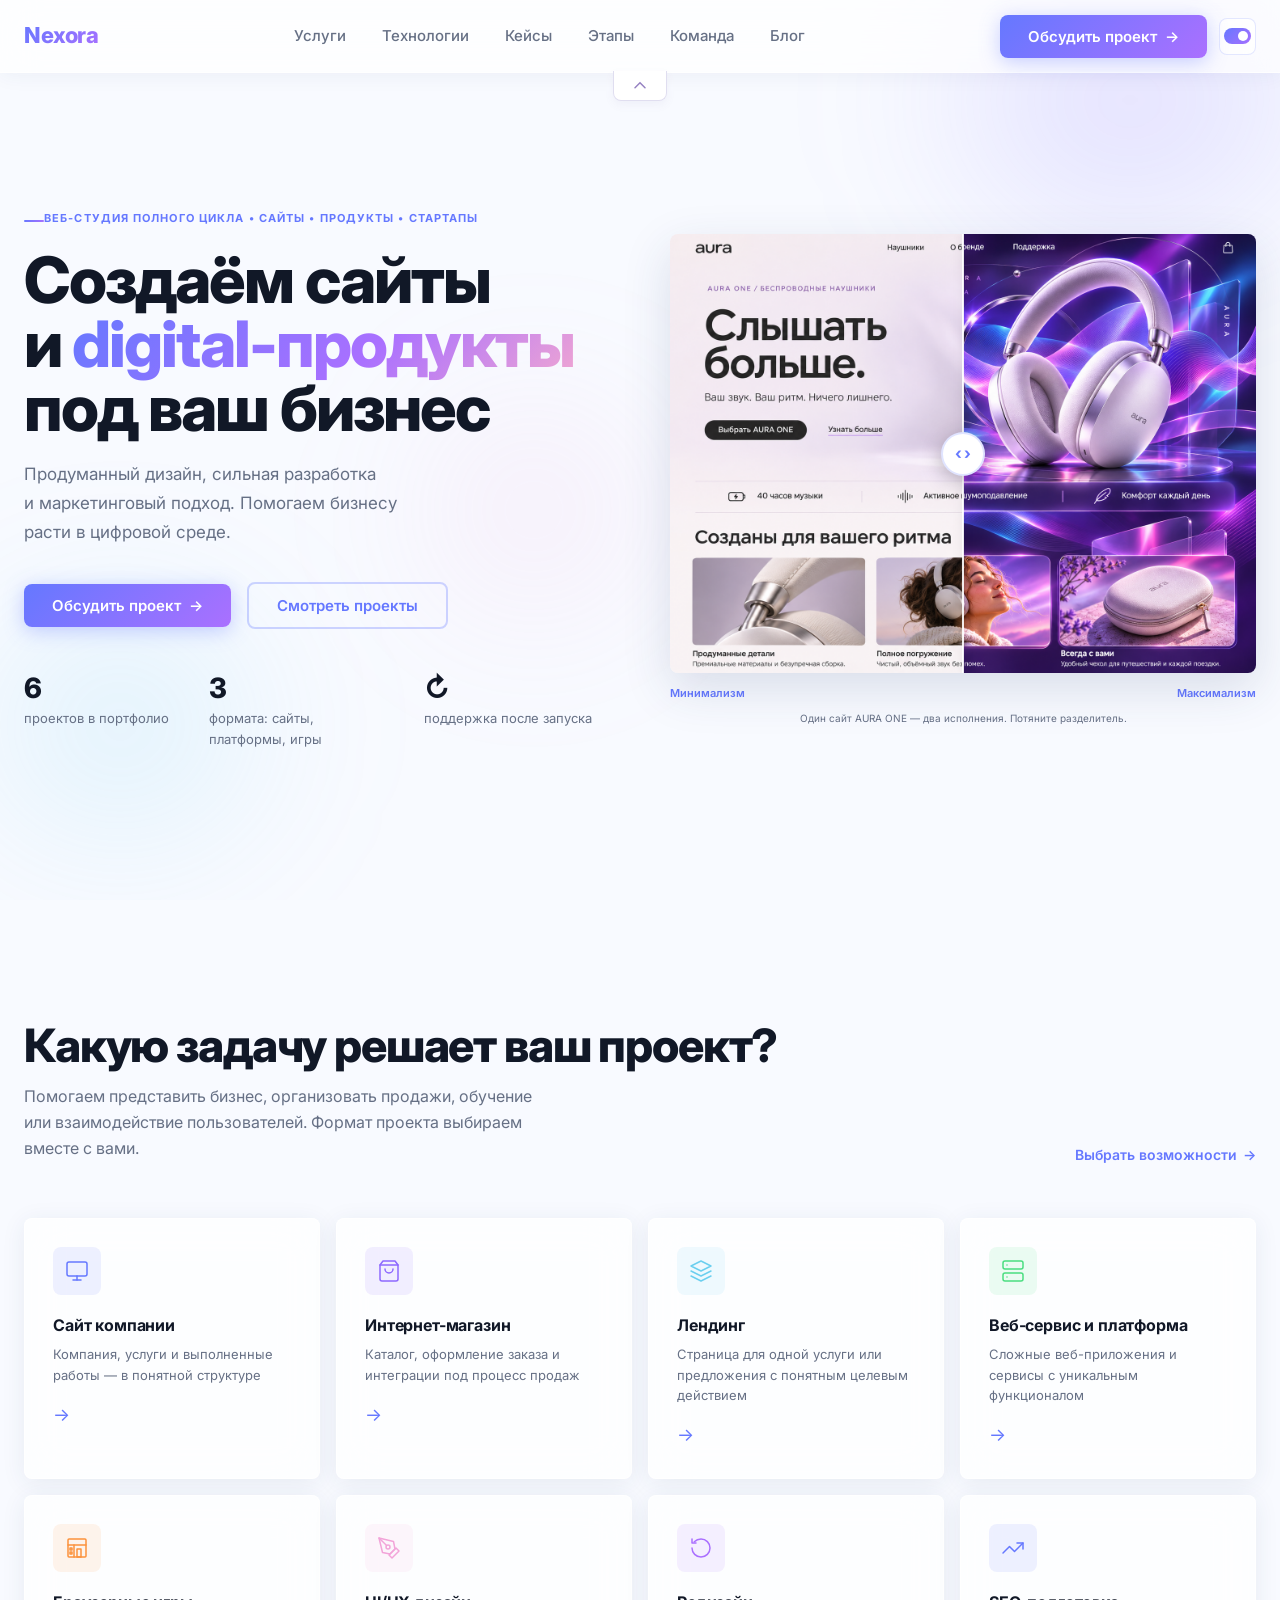
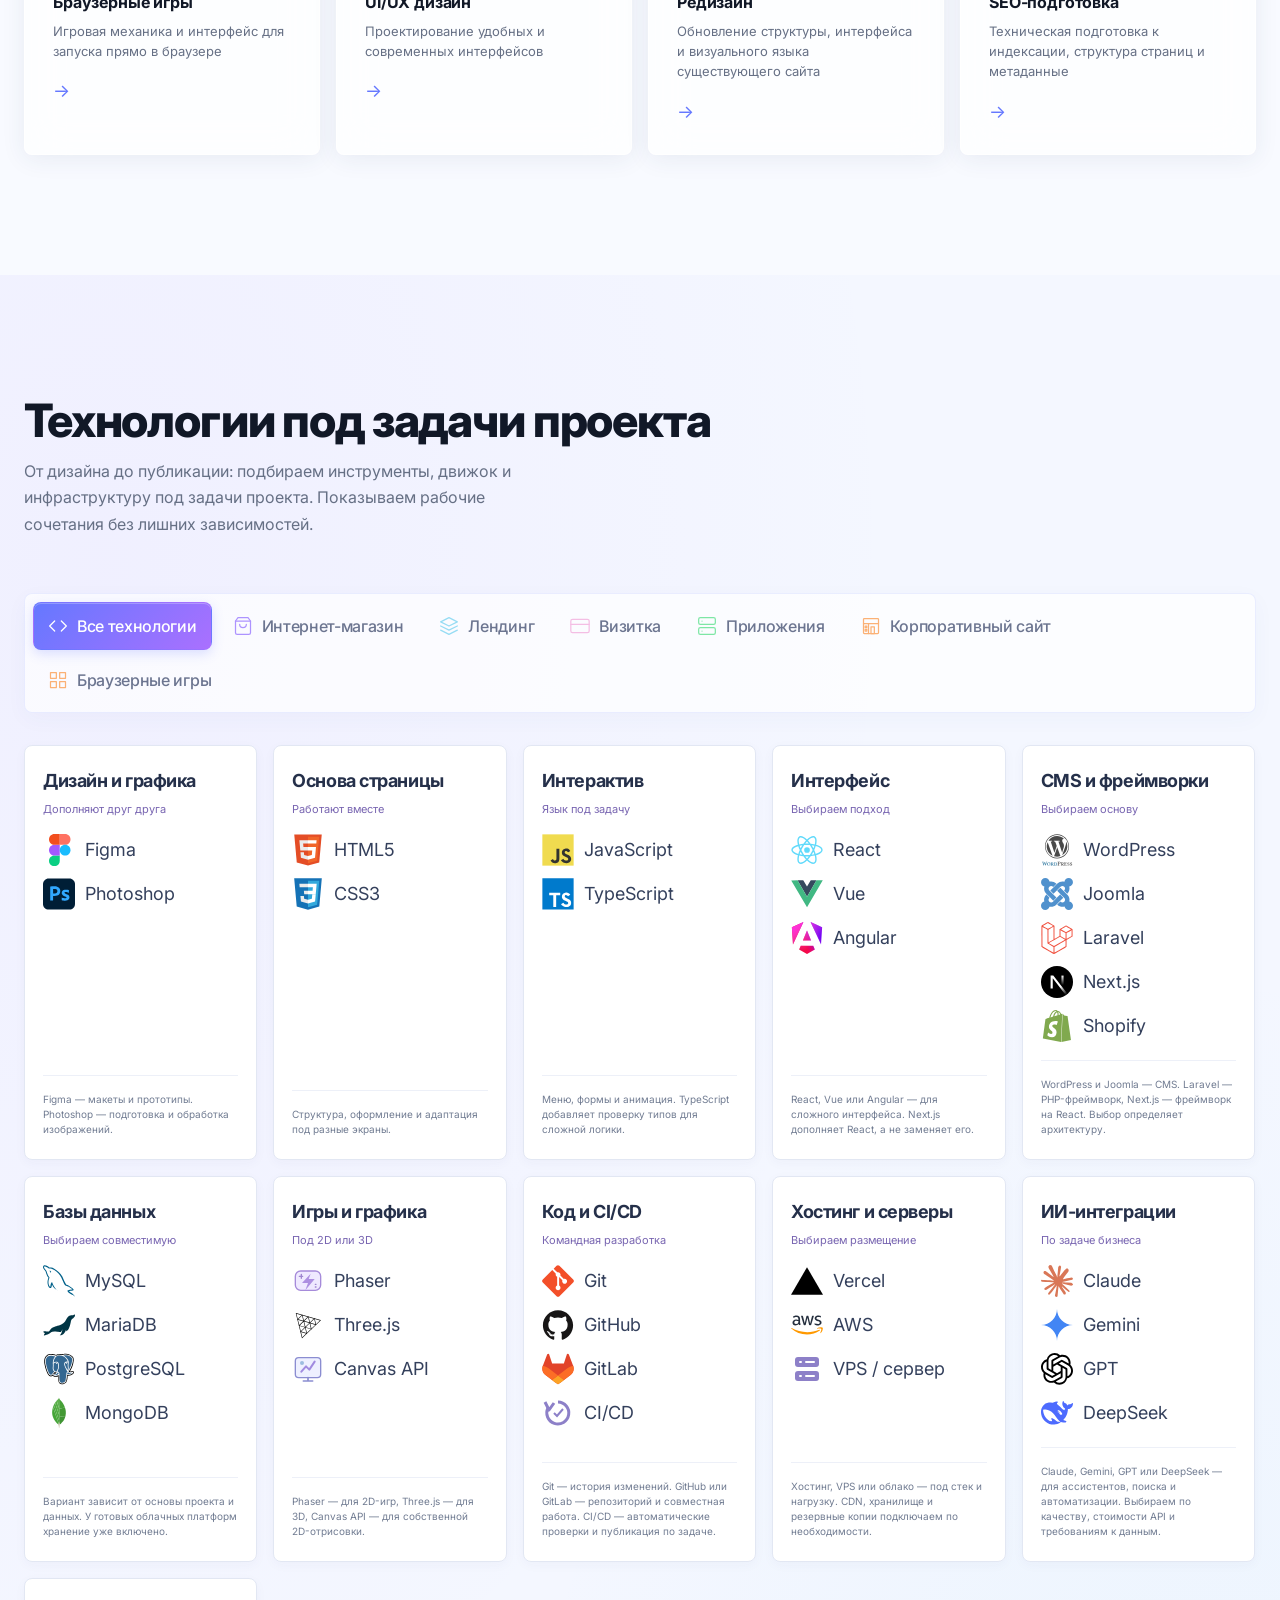
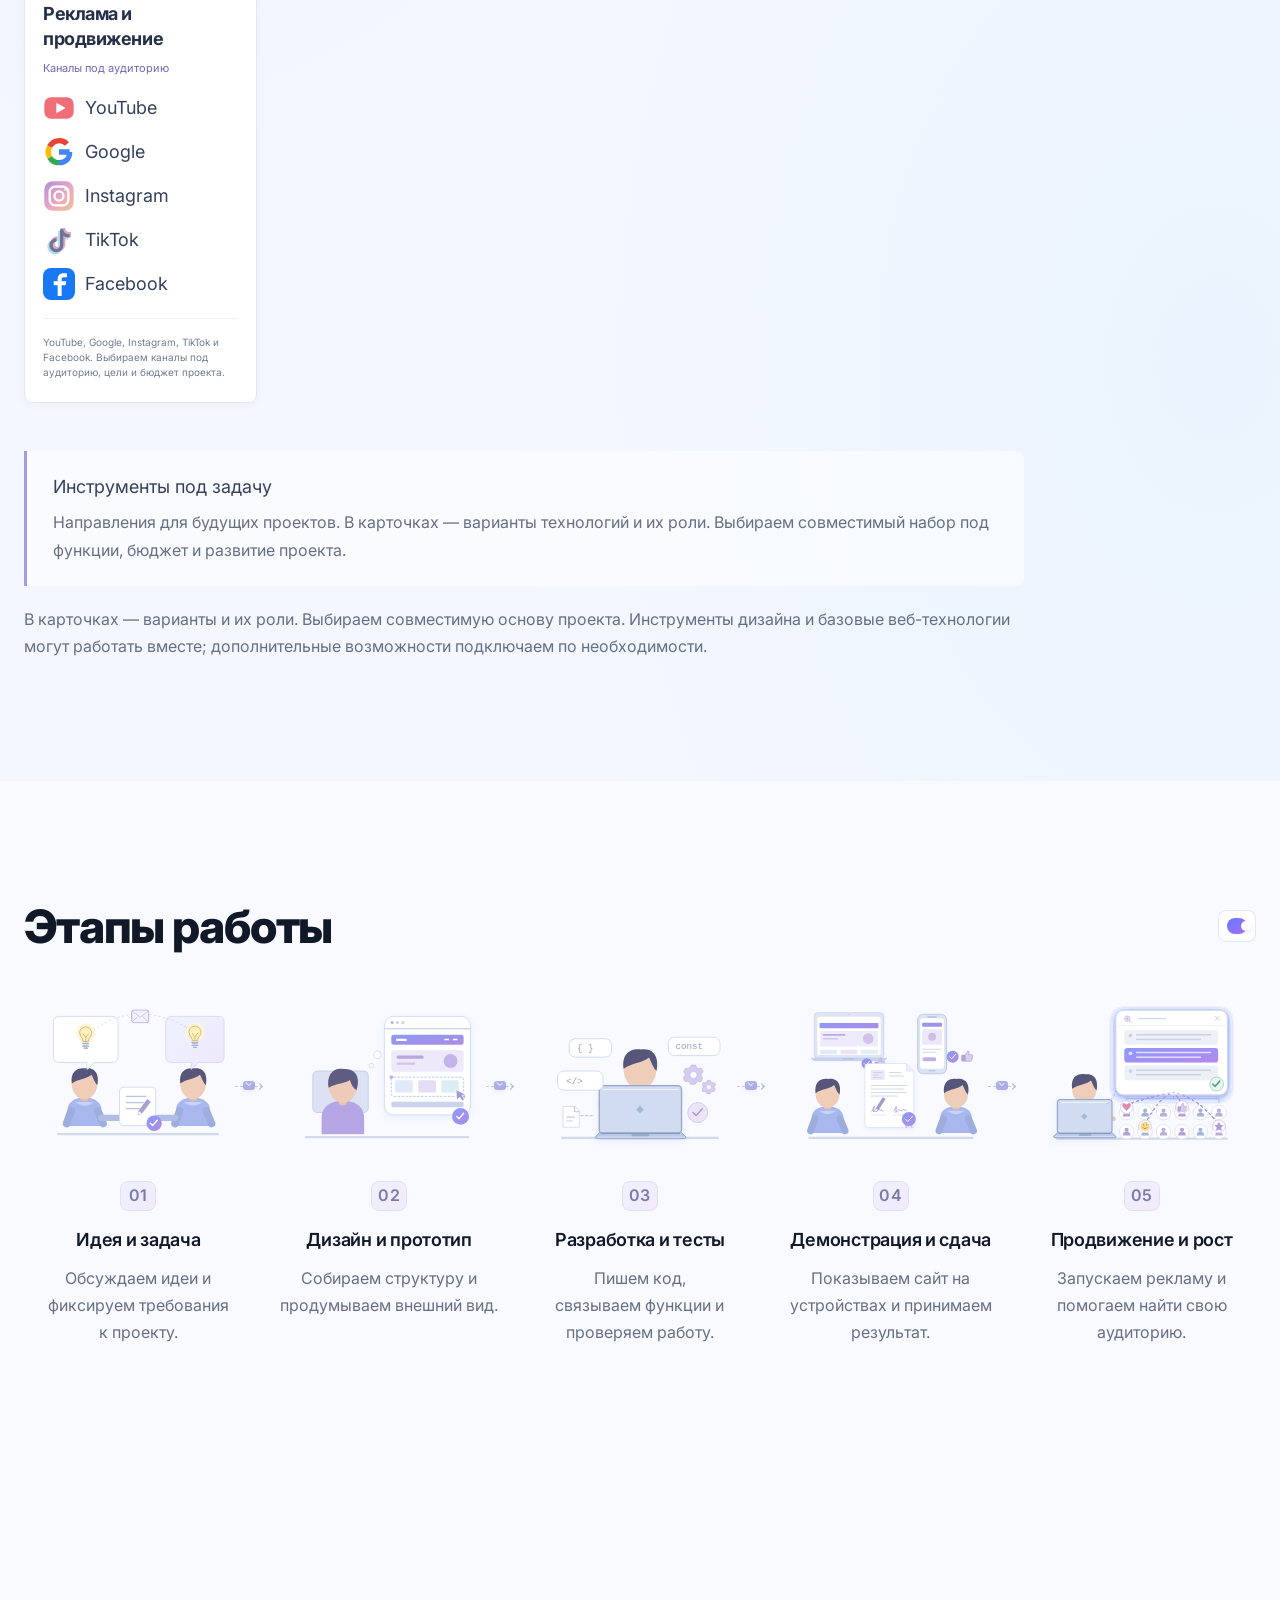
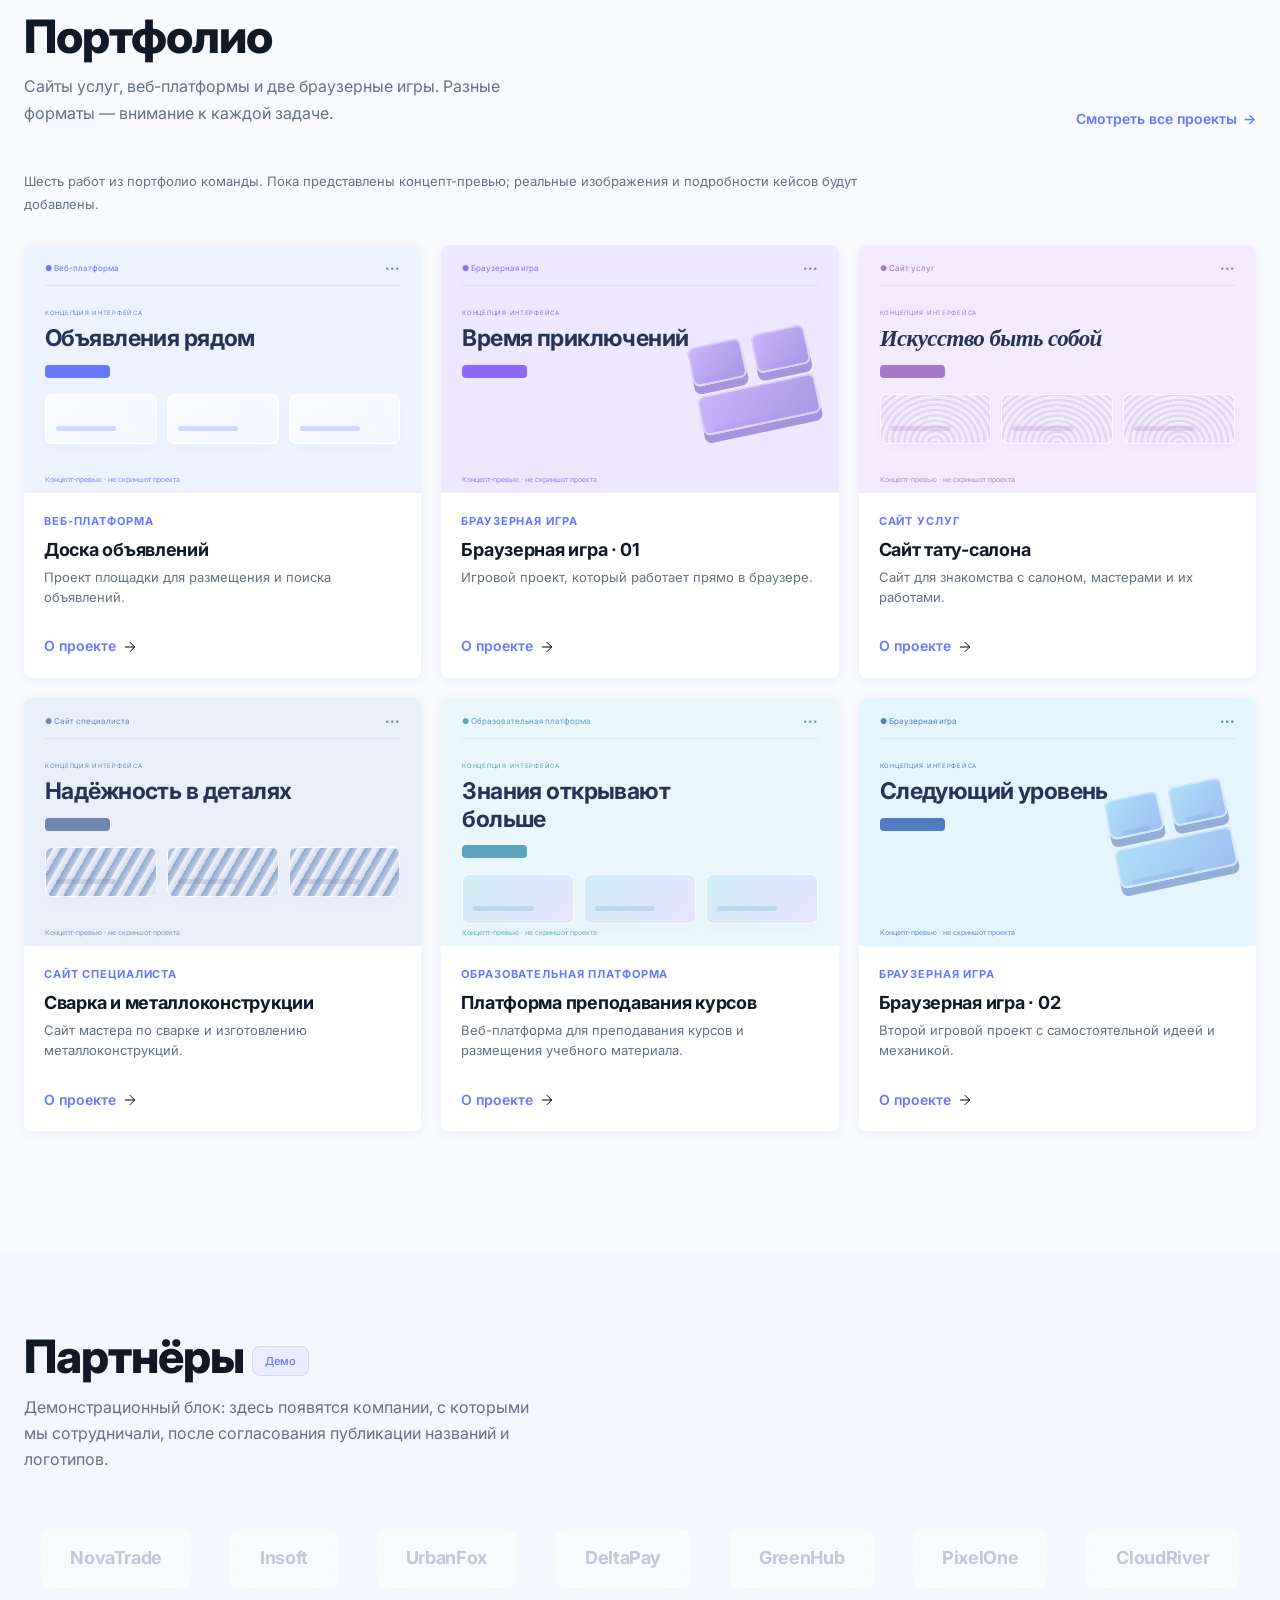
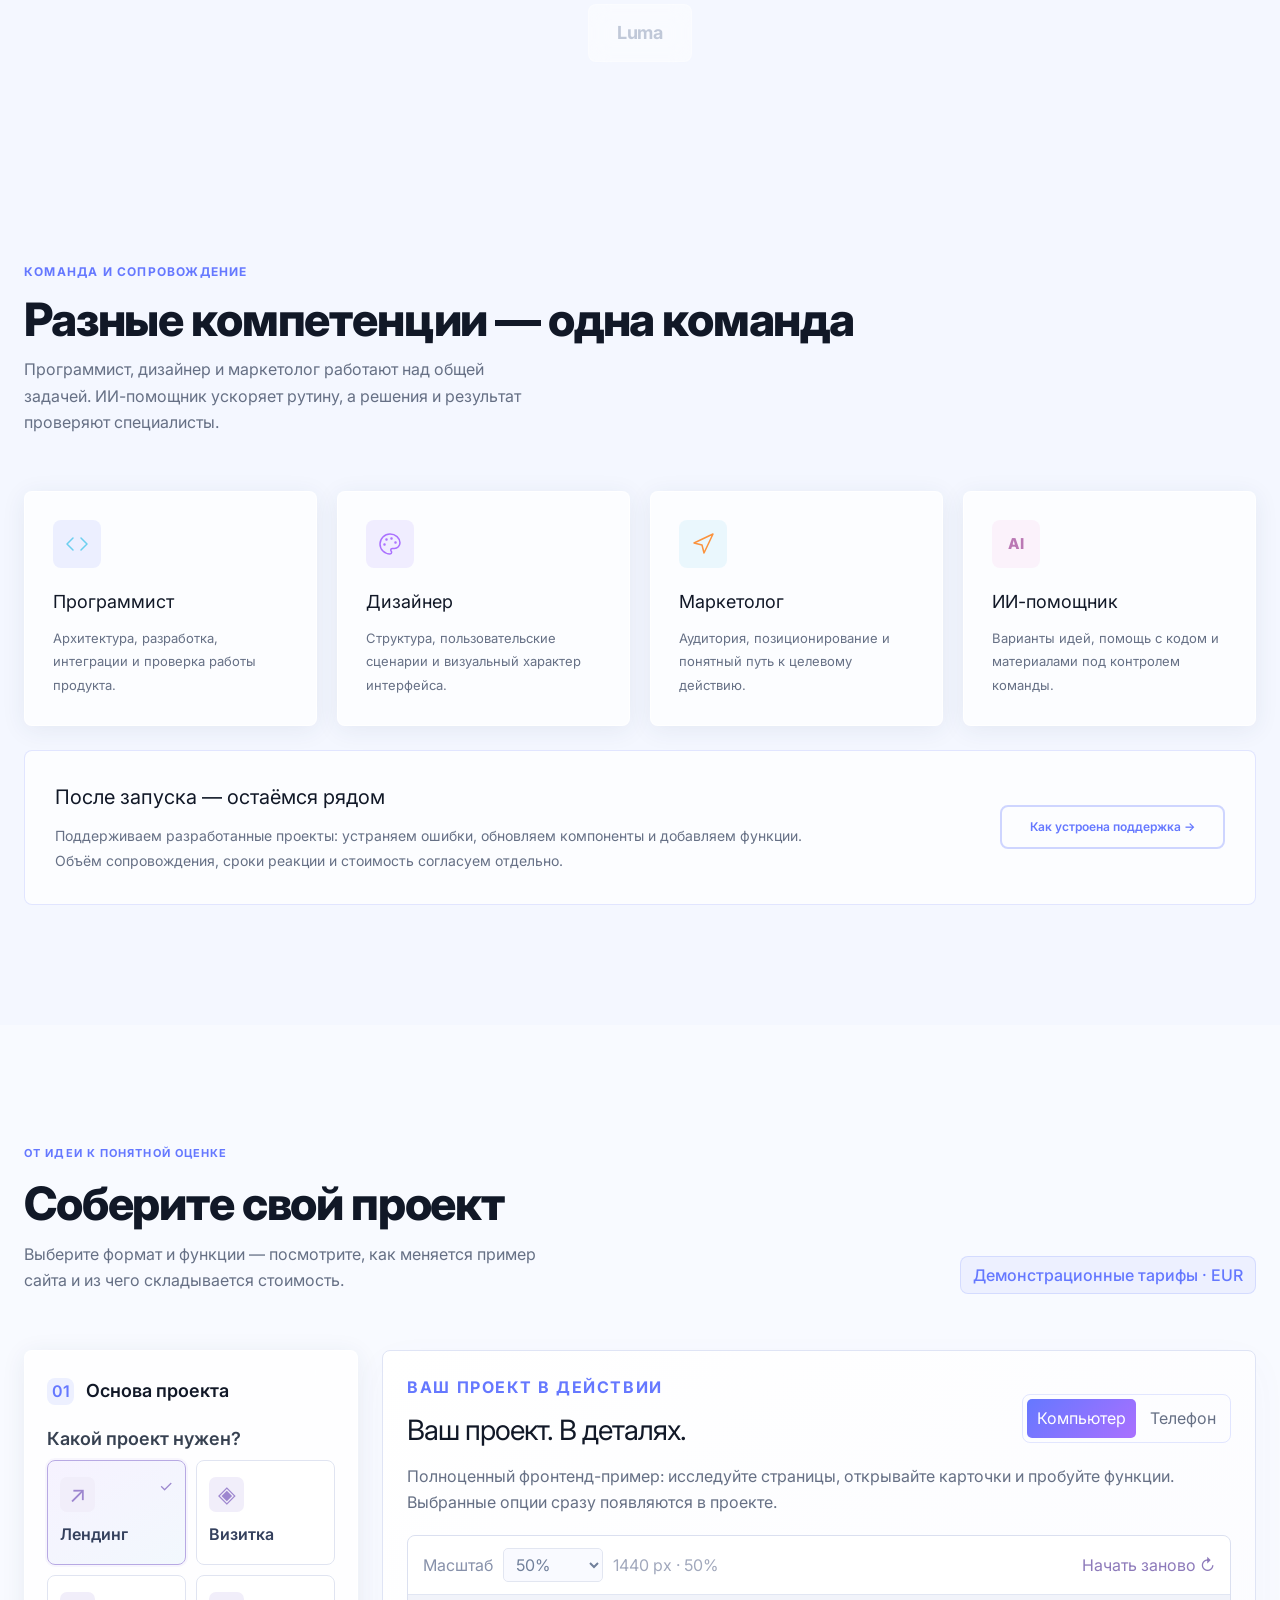
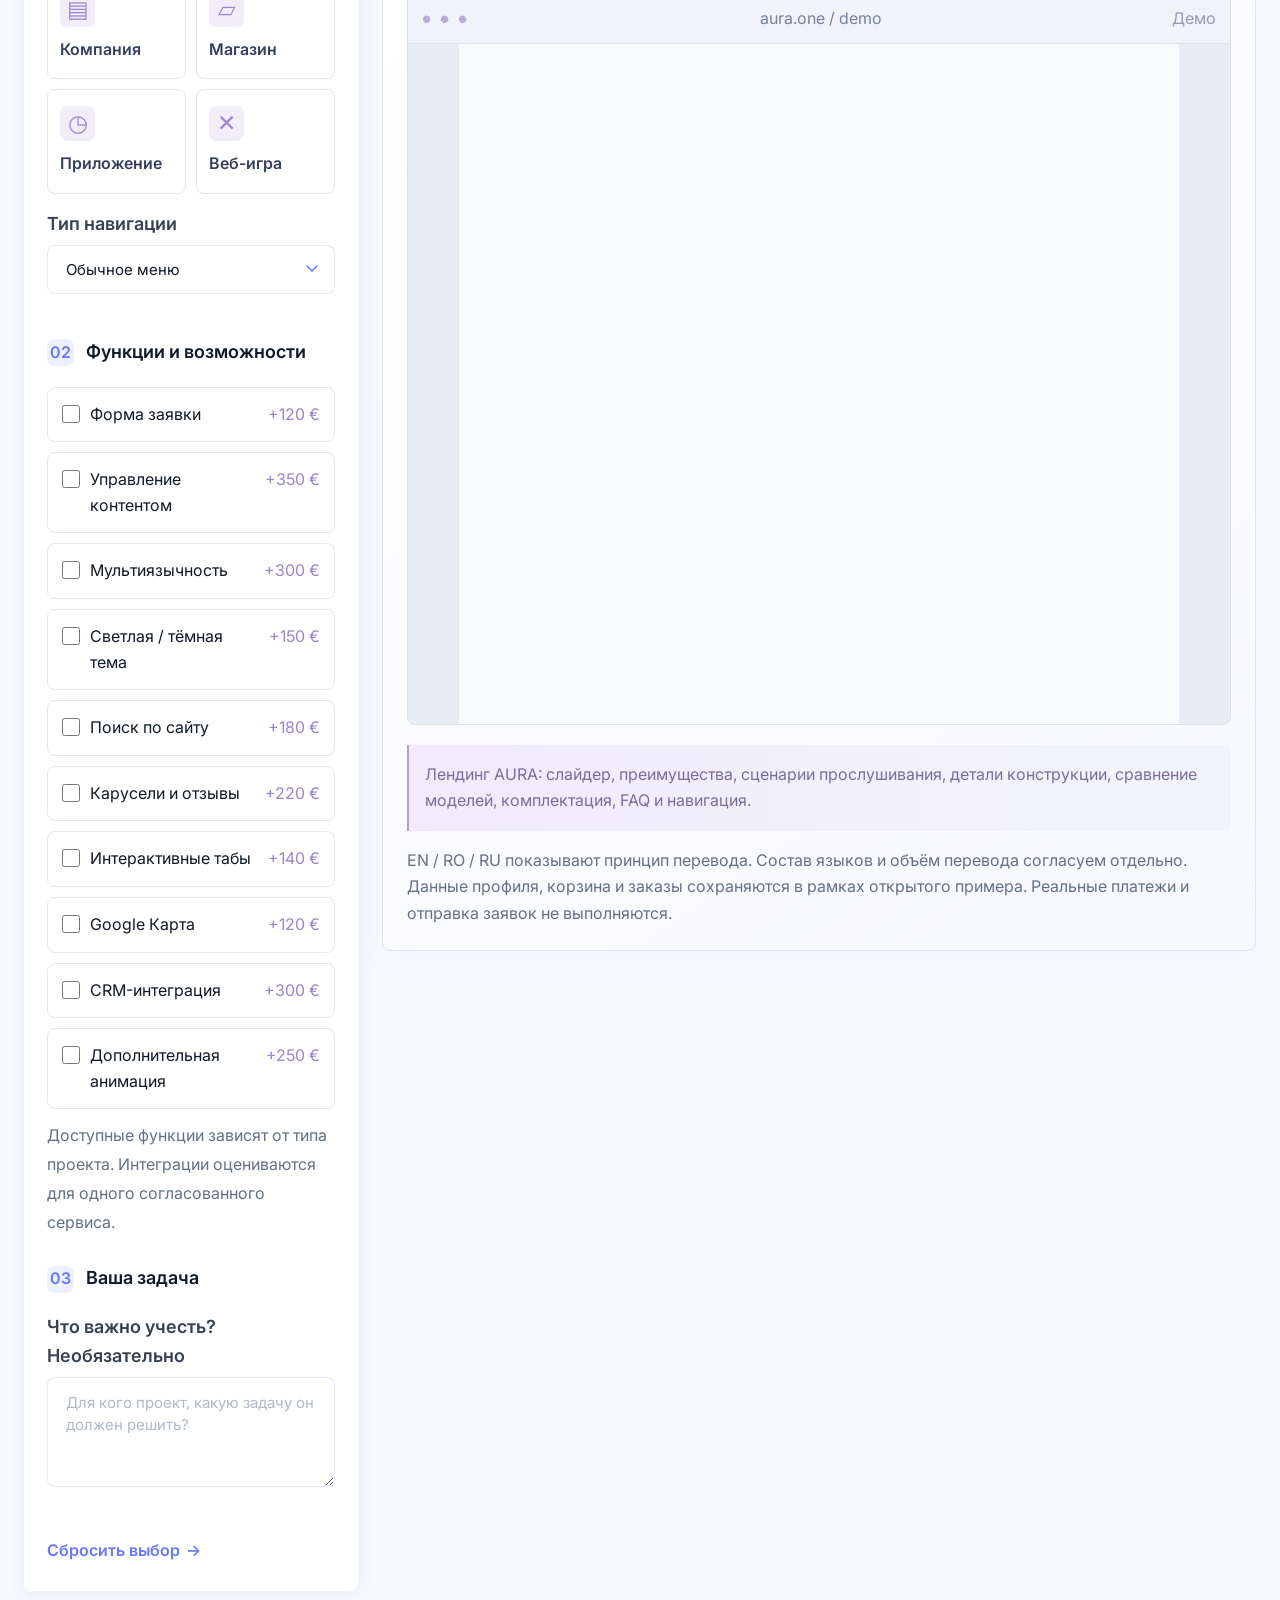
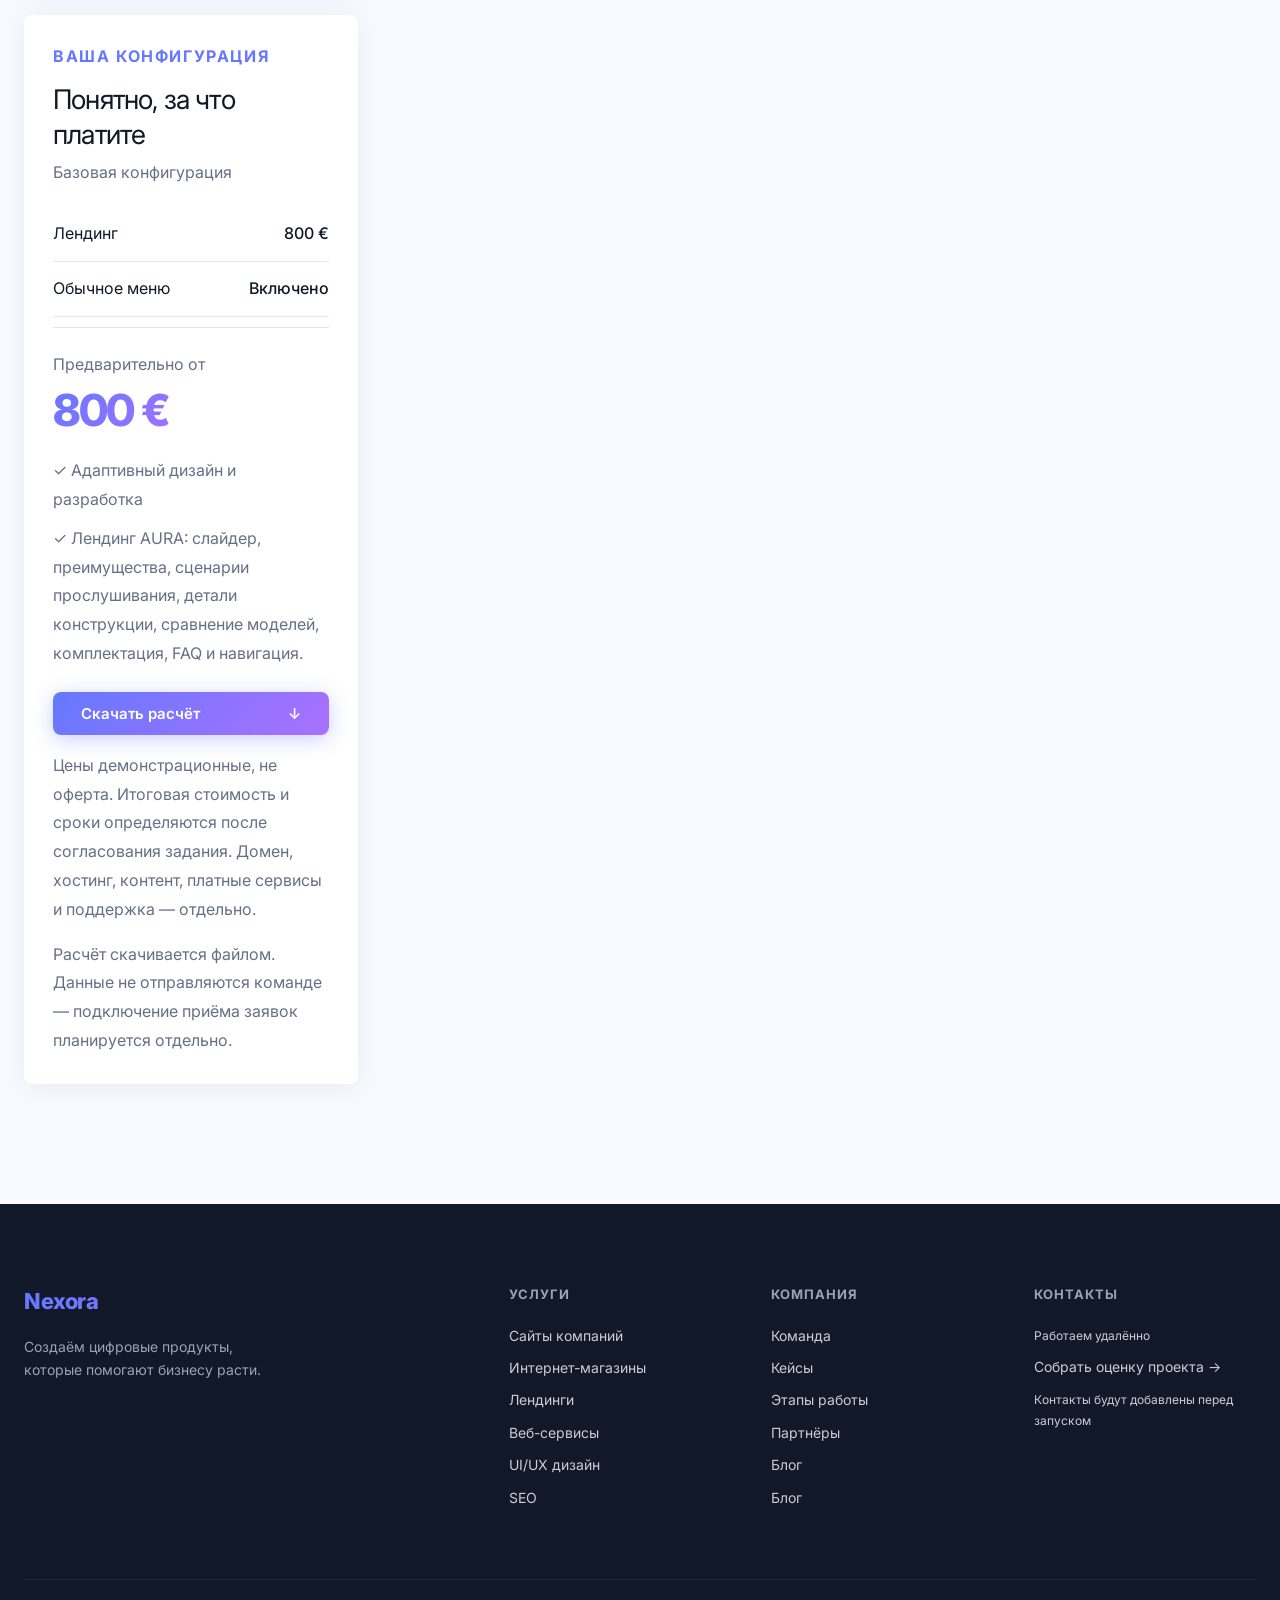
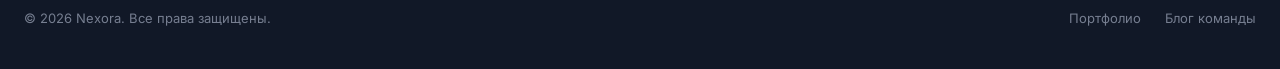
<file: index.html>
﻿<!DOCTYPE html>
<html lang="ru">
<head>
  <meta charset="UTF-8">
  <meta name="viewport" content="width=device-width, initial-scale=1.0">
  <title>Nexora — Веб-студия полного цикла</title>
  <meta name="description" content="Создаём сайты и digital-продукты под ваш бизнес. Продуманный дизайн, сильная разработка и маркетинговый подход. Помогаем бизнесу расти в цифровой среде.">
  <!-- Open Graph -->
  <meta property="og:title" content="Nexora — Веб-студия полного цикла">
  <meta property="og:description" content="Создаём сайты и digital-продукты под ваш бизнес. Продуманный дизайн, сильная разработка и маркетинговый подход.">
  <meta property="og:type" content="website">
  <!-- canonical placeholder -->
  <!-- <link rel="canonical" href="https://nexora.ru/"> -->

  <!-- Preconnect for fonts -->
  <link rel="preconnect" href="https://fonts.googleapis.com">
  <link rel="preconnect" href="https://fonts.gstatic.com" crossorigin>
  <link href="https://fonts.googleapis.com/css2?family=Inter:wght@300;400;500;600;700;800&display=swap" rel="stylesheet">

  <!-- CSS -->
  <link rel="stylesheet" href="css/reset.css">
  <link rel="stylesheet" href="css/variables.css">
  <link rel="stylesheet" href="css/style.css">
  <link rel="stylesheet" href="css/responsive.css">
  <link rel="stylesheet" href="css/enhancements.css">
  <link rel="stylesheet" href="css/calculator-preview.css">
  <link rel="stylesheet" href="css/process-flow.css">
  <link rel="stylesheet" href="css/technologies-design.css">
  <script src="js/motion.js" defer></script>
</head>
<body data-page="home">
  <a class="skip-link" href="#main">Перейти к содержимому</a>

  <!-- ============================================================
       HEADER
  ============================================================ -->
  <header class="header" role="banner">
    <div class="container">
      <div class="header__inner">
        <a href="index.html" class="header__logo" aria-label="Nexora — главная">Nexora</a>

        <nav class="header__nav" aria-label="Главное меню">
          <ul>
            <li><a href="#services">Услуги</a></li>
            <li><a href="#technologies">Технологии</a></li>
            <li><a href="portfolio.html">Кейсы</a></li>
            <li><a href="#process">Этапы</a></li>
            <li><a href="#team">Команда</a></li>
            <li><a href="blog.html">Блог</a></li>
          </ul>
        </nav>

        <div class="header__actions">
          <a href="#contact" class="btn-primary header__cta">Обсудить проект <span aria-hidden="true">→</span></a>
          <button class="motion-toggle header__motion" type="button" data-motion-toggle aria-pressed="false" aria-label="Включить анимацию на сайте" title="Включить или выключить анимацию"><span class="motion-toggle__track" aria-hidden="true"></span></button>
          <button class="header__burger" aria-label="Открыть меню" aria-expanded="false" aria-controls="mobile-menu">
            <span class="burger-line"></span>
            <span class="burger-line"></span>
            <span class="burger-line"></span>
          </button>
        </div>
      </div>
    </div>
  </header>

  <!-- ============================================================
       MOBILE MENU
  ============================================================ -->
  <div class="mobile-menu" id="mobile-menu" role="dialog" aria-modal="true" aria-label="Мобильное меню">
    <div class="mobile-menu__head">
      <span class="mobile-menu__logo">Nexora</span>
      <button class="mobile-menu__close" aria-label="Закрыть меню">×</button>
    </div>
    <nav class="mobile-menu__nav">
      <a href="#services">Услуги</a>
      <a href="#technologies">Технологии</a>
      <a href="portfolio.html">Кейсы</a>
      <a href="#process">Этапы</a>
      <a href="#team">Команда</a>
      <a href="blog.html">Блог</a>
    </nav>
    <div class="mobile-menu__footer">
      <a href="#contact" class="btn-primary">Обсудить проект →</a>
    </div>
  </div>

  <main id="main">
    <!-- ============================================================
         HERO
    ============================================================ -->
    <section class="hero" id="hero">
      <!-- Decorative background blobs -->
      <div class="blob blob--1" aria-hidden="true"></div>
      <div class="blob blob--2" aria-hidden="true"></div>
      <div class="blob blob--3" aria-hidden="true"></div>

      <div class="container">
        <div class="hero__inner">

          <!-- Left: text content -->
          <div class="hero__content">
            <p class="hero__eyebrow animate-fade-up">ВЕБ-СТУДИЯ ПОЛНОГО ЦИКЛА • САЙТЫ • ПРОДУКТЫ • СТАРТАПЫ</p>

            <h1 class="hero__title animate-fade-up">
              Создаём сайты<br>
              и <span class="gradient-text">digital-продукты</span><br>
              под ваш бизнес
            </h1>

            <p class="hero__subtitle animate-fade-up">
              Продуманный дизайн, сильная разработка<br>
              и маркетинговый подход. Помогаем бизнесу<br>
              расти в цифровой среде.
            </p>

            <div class="hero__actions animate-fade-up">
              <a href="#contact" class="btn-primary">Обсудить проект <span aria-hidden="true">→</span></a>
              <a href="#portfolio" class="btn-secondary">Смотреть проекты</a>
            </div>

            <div class="hero__stats animate-fade-up">
              <div class="hero__stat">
                <span class="hero__stat-value">6</span>
                <span class="hero__stat-label">проектов в портфолио</span>
              </div>
              <div class="hero__stat">
                <span class="hero__stat-value">3</span>
                <span class="hero__stat-label">формата: сайты, платформы, игры</span>
              </div>
              <div class="hero__stat">
                <span class="hero__stat-value">↻</span>
                <span class="hero__stat-label">поддержка после запуска</span>
              </div>
            </div>
          </div>

          <!-- Right: Before/After comparison slider -->
          <div class="hero__visual animate-fade-up" style="flex-direction:column">
            <div class="comparison-slider comparison-slider--designs"
                 role="group"
                 aria-label="Один сайт AURA ONE: сравнение минимализма и максимализма">

              <!-- BEFORE layer -->
              <div class="comparison-slider__before">
                <div class="comparison-slider__label before-label">Минимализм</div>
                <img src="assets/images/comparison/aura-minimalism.png" alt="Дизайн сайта AURA ONE в стиле минимализм: светлый фон, лаконичная типографика и фотография серебристых наушников" width="1448" height="1086" fetchpriority="high" decoding="async">
              </div>

              <!-- AFTER layer -->
              <div class="comparison-slider__after" style="clip-path: inset(0 0 0 50%)">
                <div class="comparison-slider__label after-label">Максимализм</div>
                <img src="assets/images/comparison/aura-maximalism.png" alt="Дизайн того же сайта AURA ONE в стиле максимализм: насыщенные цвета, многослойная графика и те же серебристые наушники" width="1448" height="1086" fetchpriority="high" decoding="async">
              </div>

              <!-- Divider line -->
              <div class="comparison-slider__divider" style="left: 50%" aria-hidden="true"></div>

              <!-- Drag handle -->
              <div class="comparison-slider__handle"
                   style="left: 50%"
                   role="slider"
                   aria-label="Разделитель до/после"
                   aria-valuemin="0"
                   aria-valuemax="100"
                   aria-valuenow="50"
                   tabindex="0">
                
              </div>
            </div>
            <div class="comparison-caption comparison-caption--designs"><div class="comparison-caption__styles"><span>Минимализм</span><span>Максимализм</span></div><p>Один сайт AURA ONE — два исполнения. Потяните разделитель.</p></div>
          </div>

        </div>
      </div>
    </section>

    <!-- ============================================================
         SERVICES
    ============================================================ -->
    <section class="services" id="services" style="scroll-margin-top: 80px;">
      <div class="container">
        <div class="section-header">
          <div>
            <h2 class="section-title">Какую задачу решает ваш проект?</h2>
            <p class="section-subtitle">Помогаем представить бизнес, организовать продажи, обучение или взаимодействие пользователей. Формат проекта выбираем вместе с вами.</p>
          </div>
          <a href="#contact" class="btn-text section-link">Выбрать возможности</a>
        </div>

        <div class="services-grid">
          <a href="#contact" class="service-card animate-fade-up" data-estimate-type="corporate">
            <div class="service-card__icon" style="background: rgba(101,120,255,0.10);">
              <img src="assets/icons/website.svg" alt="" width="24" height="24" aria-hidden="true">
            </div>
            <h3 class="service-card__title">Сайт компании</h3>
            <p class="service-card__desc">Компания, услуги и выполненные работы — в понятной структуре</p>
            <div class="service-card__arrow" aria-hidden="true">→</div>
          </a>

          <a href="#contact" class="service-card animate-fade-up" data-estimate-type="shop">
            <div class="service-card__icon" style="background: rgba(141,104,255,0.10);">
              <img src="assets/icons/shop.svg" alt="" width="24" height="24" aria-hidden="true">
            </div>
            <h3 class="service-card__title">Интернет-магазин</h3>
            <p class="service-card__desc">Каталог, оформление заказа и интеграции под процесс продаж</p>
            <div class="service-card__arrow" aria-hidden="true">→</div>
          </a>

          <a href="#contact" class="service-card animate-fade-up" data-estimate-type="landing">
            <div class="service-card__icon" style="background: rgba(108,207,239,0.10);">
              <img src="assets/icons/landing.svg" alt="" width="24" height="24" aria-hidden="true">
            </div>
            <h3 class="service-card__title">Лендинг</h3>
            <p class="service-card__desc">Страница для одной услуги или предложения с понятным целевым действием</p>
            <div class="service-card__arrow" aria-hidden="true">→</div>
          </a>

          <a href="#contact" class="service-card animate-fade-up" data-estimate-type="platform">
            <div class="service-card__icon" style="background: rgba(74,222,128,0.10);">
              <img src="assets/icons/webservice.svg" alt="" width="24" height="24" aria-hidden="true">
            </div>
            <h3 class="service-card__title">Веб-сервис и платформа</h3>
            <p class="service-card__desc">Сложные веб-приложения и сервисы с уникальным функционалом</p>
            <div class="service-card__arrow" aria-hidden="true">→</div>
          </a>

          <a href="#contact" class="service-card animate-fade-up" data-estimate-type="game">
            <div class="service-card__icon" style="background: rgba(251,146,60,0.10);">
              <img src="assets/icons/corporate.svg" alt="" width="24" height="24" aria-hidden="true">
            </div>
            <h3 class="service-card__title">Браузерные игры</h3>
            <p class="service-card__desc">Игровая механика и интерфейс для запуска прямо в браузере</p>
            <div class="service-card__arrow" aria-hidden="true">→</div>
          </a>

          <a href="#contact" class="service-card animate-fade-up" data-estimate-type="corporate">
            <div class="service-card__icon" style="background: rgba(242,164,217,0.10);">
              <img src="assets/icons/uxui.svg" alt="" width="24" height="24" aria-hidden="true">
            </div>
            <h3 class="service-card__title">UI/UX дизайн</h3>
            <p class="service-card__desc">Проектирование удобных и современных интерфейсов</p>
            <div class="service-card__arrow" aria-hidden="true">→</div>
          </a>

          <a href="#contact" class="service-card animate-fade-up" data-estimate-type="corporate">
            <div class="service-card__icon" style="background: rgba(170,112,255,0.10);">
              <img src="assets/icons/redesign.svg" alt="" width="24" height="24" aria-hidden="true">
            </div>
            <h3 class="service-card__title">Редизайн</h3>
            <p class="service-card__desc">Обновление структуры, интерфейса и визуального языка существующего сайта</p>
            <div class="service-card__arrow" aria-hidden="true">→</div>
          </a>

          <a href="#contact" class="service-card animate-fade-up" data-estimate-type="corporate">
            <div class="service-card__icon" style="background: rgba(101,120,255,0.10);">
              <img src="assets/icons/seo.svg" alt="" width="24" height="24" aria-hidden="true">
            </div>
            <h3 class="service-card__title">SEO-подготовка</h3>
            <p class="service-card__desc">Техническая подготовка к индексации, структура страниц и метаданные</p>
            <div class="service-card__arrow" aria-hidden="true">→</div>
          </a>
        </div>
      </div>
    </section>

    <!-- ============================================================
         TECHNOLOGIES
    ============================================================ -->
    <section class="technologies" id="technologies" style="scroll-margin-top: 80px;">
      <div class="container">
        <div class="section-header">
          <div>
            <h2 class="section-title">Технологии под задачи проекта</h2>
            <p class="section-subtitle">От дизайна до публикации: подбираем инструменты, движок и инфраструктуру под задачи проекта. Показываем рабочие сочетания без лишних зависимостей.</p>
          </div>
        </div>

        <div class="tech-tabs" role="tablist" aria-label="Категории технологий">
          <button class="tech-tab active" role="tab" data-category="all" aria-selected="true"><img src="assets/icons/code.svg" width="20" height="20" alt="" aria-hidden="true"><span>Все технологии</span></button>
          <button class="tech-tab" role="tab" data-category="shop" aria-selected="false"><img src="assets/icons/shop.svg" width="20" height="20" alt="" aria-hidden="true"><span>Интернет-магазин</span></button>
          <button class="tech-tab" role="tab" data-category="landing" aria-selected="false"><img src="assets/icons/landing.svg" width="20" height="20" alt="" aria-hidden="true"><span>Лендинг</span></button>
          <button class="tech-tab" role="tab" data-category="card" aria-selected="false"><img src="assets/icons/businesscard.svg" width="20" height="20" alt="" aria-hidden="true"><span>Визитка</span></button>
          <button class="tech-tab" role="tab" data-category="application" aria-selected="false"><img src="assets/icons/webservice.svg" width="20" height="20" alt="" aria-hidden="true"><span>Приложения</span></button>
          <button class="tech-tab" role="tab" data-category="corporate" aria-selected="false"><img src="assets/icons/corporate.svg" width="20" height="20" alt="" aria-hidden="true"><span>Корпоративный сайт</span></button>
          <button class="tech-tab" role="tab" data-category="game" aria-selected="false"><img src="assets/icons/board.svg" width="20" height="20" alt="" aria-hidden="true"><span>Браузерные игры</span></button>
        </div>

        <div class="tech-grid" id="technology-panel" role="tabpanel" aria-live="polite" aria-labelledby="tech-tab-all">
          <!-- Cards built dynamically by technologies-filter.js -->
        </div>
        <div class="tech-notes">
        <div class="tech-profile" aria-live="polite" aria-atomic="true"><h3 id="tech-profile-title">Инструменты под задачу</h3><p id="tech-profile-description">Направления для будущих проектов. В карточках — варианты технологий и их роли. Выбираем совместимый набор под функции, бюджет и развитие проекта.</p></div>
        <p class="tech-design-note">В карточках — варианты и их роли. Выбираем совместимую основу проекта. Инструменты дизайна и базовые веб-технологии могут работать вместе; дополнительные возможности подключаем по необходимости.</p>
        </div>

</div>
    </section>

    <!-- ============================================================
         PROCESS
    ============================================================ -->
    <section class="process" id="process" style="scroll-margin-top:80px"><div class="container"><div class="section-header flow-heading"><h2 class="section-title">Этапы работы</h2><button class="motion-toggle flow-motion-toggle" type="button" data-motion-toggle aria-pressed="false" aria-label="Включить анимацию на сайте"><span class="motion-toggle__track" aria-hidden="true"></span></button></div><div class="pipeline" aria-label="Project workflow"><svg class="flow-svg-defs" aria-hidden="true" xmlns="http://www.w3.org/2000/svg"><defs>
<linearGradient id="flow-accent" x2="1" y2="1"><stop stop-color="#8a9bfa"/><stop offset="1" stop-color="#ae8ce4"/></linearGradient>
<linearGradient id="flow-soft" x2="1" y2="1"><stop stop-color="#eef2ff"/><stop offset="1" stop-color="#eee8fa"/></linearGradient>
<filter id="flow-shadow" x="-30%" y="-30%" width="160%" height="180%"><feDropShadow dx="0" dy="3" stdDeviation="4" flood-color="#6578ff" flood-opacity=".10"/></filter>
<symbol id="flow-worker" viewBox="0 0 86 105"><path d="M14 102V73c0-12 13-20 29-20s29 8 29 20v29" fill="#a8b8ef"/><path d="M27 61q16 13 32 0" fill="#c8d2f6"/><rect x="36" y="42" width="14" height="17" rx="5" fill="#e9bda9"/><ellipse cx="43" cy="30" rx="22" ry="26" fill="#f0cdb9"/><path d="M21 29C18 7 32 1 44 3c22-3 24 17 21 29-6-7-8-15-10-18-10 8-20 6-34 15" fill="#56567a"/><path d="M20 76l-8 22m54-22 9 22" stroke="#9cadde" stroke-width="13" stroke-linecap="round"/></symbol>
<symbol id="flow-worker-back" viewBox="0 0 86 105"><rect x="17" y="57" width="52" height="45" rx="12" fill="#d9def1"/><path d="M10 104V77c1-18 16-25 33-25s32 7 33 25v27" fill="#b6a5e4"/><rect x="37" y="43" width="12" height="16" rx="4" fill="#e8c4b2"/><ellipse cx="43" cy="30" rx="22" ry="25" fill="#edcbb8"/><path d="M21 32C17 8 32 0 45 3c21-1 25 18 19 33-5-4-8-9-10-16-8 6-19 4-33 12" fill="#5e5c80"/></symbol>
<symbol id="flow-avatar" viewBox="0 0 32 32"><circle cx="16" cy="16" r="15" fill="#f0ecfc" stroke="#d7d1ee"/><circle cx="16" cy="12" r="5" fill="#b4a5df"/><path d="M7 26c0-10 18-10 18 0" fill="#b4a5df"/></symbol>
<symbol id="flow-gear" viewBox="0 0 40 40"><path d="m16 2 8 0 2 5 4 2 5-1 4 7-4 4v4l3 4-4 7-5-1-4 3-2 4h-8l-2-5-4-2-5 1-4-7 4-4v-4l-3-4 4-7 5 1 4-3z" fill="#d4cdf1" stroke="#b1a5d8"/><circle cx="20" cy="21" r="7" fill="#f8faff" stroke="#b1a5d8"/></symbol>

<symbol id="flow-bulb" viewBox="0 0 32 42"><circle cx="16" cy="15" r="14" fill="#fff5d8" opacity=".65"/><path d="M7 15a9 9 0 1 1 16 6c-2 2-3 4-3 7h-8c0-3-1-5-3-7z" fill="#fff2bc" stroke="#d9ba72" stroke-width="1.4"/><path d="m12 17 4 5 4-5m-4 5v6" fill="none" stroke="#d6ad58" stroke-width="1.2" stroke-linecap="round"/><path d="M12 31h8m-8 4h8m-6 3h4" stroke="#a9b5d2" stroke-width="2" stroke-linecap="round"/></symbol>
<symbol id="flow-envelope" viewBox="0 0 30 23"><rect x="1" y="1" width="28" height="21" rx="4" fill="#f5f2ff" stroke="#b7a8dc" stroke-width="1.3"/><path d="m2 3 13 10L28 3M2 20l9-8m17 8-9-8" fill="none" stroke="#c3b5e2" stroke-width="1.2" stroke-linejoin="round"/></symbol>
<symbol id="ad-facebook" viewBox="0 0 24 24"><rect width="24" height="24" rx="6" fill="#1877f2"/><path d="M14 21v-8h3l.5-3H14V8.5c0-1 .3-1.5 1.6-1.5H18V4.2c-.6-.1-1.6-.2-2.7-.2C12.5 4 11 5.7 11 8.3V10H8v3h3v8z" fill="#fff"/></symbol><symbol id="ad-google" viewBox="0 0 24 24"><path d="M20 12h-8m8 0c0 5-3 8-8 8" fill="none" stroke="#4285f4" stroke-width="4"/><path d="M12 20a8 8 0 0 1-7-4" fill="none" stroke="#34a853" stroke-width="4"/><path d="M5 16a8 8 0 0 1 0-8" fill="none" stroke="#fbbc05" stroke-width="4"/><path d="M5 8a8 8 0 0 1 13-2" fill="none" stroke="#ea4335" stroke-width="4"/></symbol>
<symbol id="ad-youtube" viewBox="0 0 24 24"><rect x="1" y="4" width="22" height="16" rx="5" fill="#f16d78"/><path d="m10 8 7 4-7 4z" fill="#fff"/></symbol>
<linearGradient id="ad-instagram-gradient" x2="1" y2="1"><stop stop-color="#af8fdd"/><stop offset=".5" stop-color="#e8a4c4"/><stop offset="1" stop-color="#f3c396"/></linearGradient>
<symbol id="ad-instagram" viewBox="0 0 24 24"><rect x="1" y="1" width="22" height="22" rx="6" fill="url(#ad-instagram-gradient)"/><rect x="5" y="5" width="14" height="14" rx="4" fill="none" stroke="#fff" stroke-width="1.7"/><circle cx="12" cy="12" r="3.4" fill="none" stroke="#fff" stroke-width="1.7"/><circle cx="17" cy="7" r="1" fill="#fff"/></symbol>
<symbol id="ad-tiktok" viewBox="0 0 24 24"><path d="M14 4v12a4 4 0 1 1-4-4m4-8c0 4 3 5 6 5" fill="none" stroke="#b2dce5" stroke-width="3.5" transform="translate(-1 1)"/><path d="M14 4v12a4 4 0 1 1-4-4m4-8c0 4 3 5 6 5" fill="none" stroke="#d7a8cc" stroke-width="3.5" transform="translate(1 -1)"/><path d="M14 4v12a4 4 0 1 1-4-4m4-8c0 4 3 5 6 5" fill="none" stroke="#707495" stroke-width="2.5"/></symbol>
<symbol id="ad-twitter" viewBox="0 0 24 24"><path d="M22 5q-2 1-4 0c-4-4-8 0-6 4-5 0-8-3-10-5-1 3 0 5 2 6l-2-1c0 3 2 4 4 5H4c1 2 3 3 5 3-3 2-5 2-8 2 12 7 21-3 20-11z" fill="#91bfe9"/></symbol>
<symbol id="ad-tv" viewBox="0 0 24 24"><path d="m8 2 4 4 4-4" fill="none" stroke="#a99acb" stroke-width="1.6" stroke-linecap="round"/><rect x="1" y="6" width="22" height="15" rx="4" fill="#eee9f8" stroke="#b2a5d4"/><rect x="4" y="9" width="13" height="9" rx="2" fill="#c6b9e6"/><circle cx="20" cy="11" r="1" fill="#b2a5d4"/><path d="M19 15h2" stroke="#b2a5d4"/></symbol>
<symbol id="ad-news" viewBox="0 0 24 24"><rect x="2" y="3" width="20" height="19" rx="3" fill="#fff" stroke="#b4c2df"/><rect x="5" y="6" width="14" height="3" rx="1" fill="#b7c6e7"/><rect x="5" y="12" width="6" height="6" rx="1" fill="#d5def2"/><path d="M14 12h5m-5 3h5M5 20h14" stroke="#bbc7e2" stroke-width="1.3" stroke-linecap="round"/></symbol>
<symbol id="ad-mail" viewBox="0 0 24 24"><rect x="1" y="4" width="22" height="16" rx="4" fill="#e6edf9" stroke="#acbbde"/><path d="m2 6 10 8L22 6" fill="none" stroke="#a2b3d8" stroke-width="1.5"/></symbol>
<symbol id="ad-search" viewBox="0 0 24 24"><circle cx="10" cy="10" r="7" fill="#f4effc" stroke="#b7a6d8" stroke-width="1.6"/><path d="m15 15 6 6m-15-11h8m-4-4v8" stroke="#b7a6d8" stroke-width="1.6" stroke-linecap="round"/></symbol>
<clipPath id="handover-laptop-clip"><rect x="61" y="53" width="138" height="73" rx="2"/></clipPath><clipPath id="handover-phone-clip"><rect x="107" y="38" width="46" height="91" rx="4"/></clipPath><symbol id="handover-thumb" viewBox="0 0 28 28"><path d="M10 12 14 6q2-4 4-2c2 2-1 7-1 7h6q4 0 3 4l-2 8q0 2-3 2H10z" fill="#d8cee9" stroke="#ad9bce" stroke-width="1.2" stroke-linejoin="round"/><rect x="3" y="12" width="7" height="13" rx="2" fill="#b7a8d8" stroke="#a392c4"/></symbol><clipPath id="promotion-preview-clip"><rect x="103" y="33" width="131" height="81" rx="3"/></clipPath><linearGradient id="promotion-highlight" x2="1" y2="1"><stop stop-color="#8a99ff"/><stop offset="1" stop-color="#b787ed"/></linearGradient></defs></svg><ol class="pipeline__stages"><li class="flow-stage" aria-labelledby="flow-title-0"><div class="flow-scene" aria-hidden="true"><svg class="flow-svg" viewBox="0 0 260 200" xmlns="http://www.w3.org/2000/svg"><path d="M26 173h208" class="desk"/><g data-anim="worker"><use href="#flow-worker" x="28" y="85" width="65" height="80"/></g><g data-anim="worker-alt"><use href="#flow-worker" x="169" y="85" width="65" height="80"/></g><path d="M82 152h24m46 0h26" stroke="#b1bde6" stroke-width="8" stroke-linecap="round"/>
<path d="M28 20h68q8 0 8 8v44q0 8-8 8H73L64 89l-1-9H28q-8 0-8-8V28q0-8 8-8z" class="paper"/>
<path d="M174 20h60q8 0 8 8v44q0 8-8 8h-25l-10 9 1-9h-26q-8 0-8-8V28q0-8 8-8z" fill="url(#flow-soft)" stroke="#d8d1ee"/>
<path d="M72 38Q130-5 201 39" class="line idea-route" stroke-dasharray="2 4" opacity=".5"/>
<g class="idea-cycle" style="--message-delay:0s"><g transform="translate(48 28)"><g data-anim="sender-bulb"><use href="#flow-bulb" width="28" height="37"/></g></g><g data-anim="idea-flight" class="idea-mail"><g data-anim="mail-fold"><use href="#flow-envelope" x="-12" y="-9" width="24" height="18"/><path data-anim="mail-flap" class="mail-flap" d="m-11-8 11-8 11 8" fill="#f5f2ff" stroke="#b7a8dc" stroke-width="1"/></g></g><g transform="translate(190 27)"><g data-anim="received-bulb"><use href="#flow-bulb" width="28" height="37"/></g></g></g><g class="idea-cycle idea-cycle--echo" style="--message-delay:-3s"><g transform="translate(48 28)"><g data-anim="sender-bulb"><use href="#flow-bulb" width="28" height="37"/></g></g><g data-anim="idea-flight" class="idea-mail"><g data-anim="mail-fold"><use href="#flow-envelope" x="-12" y="-9" width="24" height="18"/><path data-anim="mail-flap" class="mail-flap" d="m-11-8 11-8 11 8" fill="#f5f2ff" stroke="#b7a8dc" stroke-width="1"/></g></g><g transform="translate(190 27)"><g data-anim="received-bulb"><use href="#flow-bulb" width="28" height="37"/></g></g></g><g><rect x="106" y="112" width="47" height="50" rx="5" class="paper"/><path d="M115 124h25m-25 8h22m-22 8h17" class="record-lines" fill="none" stroke="#b9c3e5" stroke-width="1.6" stroke-linecap="round"/><g data-anim="record-pen"><path d="m131 143 11-15 4 3-11 15-5 2z" fill="#aaa0d2" stroke="#9286bd" stroke-width=".7"/><path d="m130 148 1-5 4 3z" fill="#fff"/></g><circle cx="151" cy="159" r="10" fill="url(#flow-accent)"/><path d="m146 159 3 3 6-7" class="check-white"/></g>
<g transform="translate(179 71)"><g data-anim="receive-ripple" class="flow-transient"><circle cx="24" cy="-25" r="15" fill="none" stroke="#d4c5ed" stroke-width="1.5"/></g></g></svg><div class="flow-link" aria-hidden="true"><span class="flow-link__line"></span><span class="flow-link__packet"></span></div></div><div class="flow-caption"><span class="flow-caption__number" aria-hidden="true">01</span><h3 id="flow-title-0">Идея и задача</h3><p>Обсуждаем идеи и фиксируем требования к проекту.</p></div></li><li class="flow-stage" aria-labelledby="flow-title-1"><div class="flow-scene" aria-hidden="true"><svg class="flow-svg" viewBox="0 0 260 200" xmlns="http://www.w3.org/2000/svg"><path d="M22 177h211" class="desk"/><rect x="31" y="91" width="72" height="54" rx="6" fill="#dce2f4" stroke="#b9c5e5"/><path d="M68 145v24m-13 1h27" class="line"/><g data-anim="worker"><use href="#flow-worker-back" x="34" y="86" width="72" height="88"/></g>
<circle cx="107" cy="84" r="3" class="bubble-dot"/><circle cx="115" cy="70" r="5" class="bubble-dot"/>
<g><rect x="124" y="20" width="112" height="128" rx="12" class="paper" filter="url(#flow-shadow)"/><path d="M125 36h110" class="line"/><circle cx="134" cy="28" r="2" fill="#b8b1e6"/><circle cx="141" cy="28" r="2" fill="#c8d2f1"/><circle cx="148" cy="28" r="2" fill="#bcdbe7"/>
<g data-anim="header"><rect x="133" y="44" width="94" height="13" rx="3" fill="url(#flow-accent)"/><rect x="139" y="49" width="14" height="3" rx="1" fill="#fff"/><path d="M202 50h6m5 0h6" stroke="#fff" stroke-width="2"/></g>
<g data-anim="hero"><rect x="133" y="64" width="94" height="28" rx="4" fill="#ede8fa"/><rect x="140" y="71" width="35" height="4" rx="2" fill="#b4a9dc"/><rect x="140" y="80" width="24" height="3" rx="1" fill="#d0c7e8"/><circle cx="210" cy="78" r="9" fill="#c3b3e8"/></g>
<g data-anim="content"><rect x="133" y="99" width="94" height="25" rx="3" fill="none" stroke="#a6b5ec" stroke-dasharray="3 2"/><rect x="138" y="103" width="23" height="16" rx="2" fill="#e0eafa"/><rect x="168" y="103" width="23" height="16" rx="2" fill="#e6ddf5"/><rect x="198" y="103" width="23" height="16" rx="2" fill="#dceef3"/><rect x="131" y="97" width="4" height="4" fill="#a6b5ec"/><rect x="225" y="122" width="4" height="4" fill="#a6b5ec"/></g>
<g data-anim="footer"><rect x="133" y="131" width="94" height="7" rx="2" fill="#cad4ef"/></g></g>
<g data-anim="cursor"><circle data-anim="click" class="flow-transient" cx="219" cy="117" r="8" fill="none" stroke="#b3a3e1" stroke-width="1.3"/><path d="m217 115 1 14 4-4 3 5 3-2-3-5 5-1z" class="svg-cursor"/></g><g data-anim="approve"><circle cx="223" cy="150" r="11" fill="url(#flow-accent)"/><path d="m218 150 3 3 6-7" class="check-white"/></g></svg><div class="flow-link" aria-hidden="true"><span class="flow-link__line"></span><span class="flow-link__packet"></span></div></div><div class="flow-caption"><span class="flow-caption__number" aria-hidden="true">02</span><h3 id="flow-title-1">Дизайн и прототип</h3><p>Собираем структуру и продумываем внешний вид.</p></div></li><li class="flow-stage" aria-labelledby="flow-title-2"><div class="flow-scene" aria-hidden="true"><svg class="flow-svg" viewBox="0 0 260 200" xmlns="http://www.w3.org/2000/svg"><path d="M29 178h202" class="desk"/><g data-anim="worker"><use href="#flow-worker" x="88" y="60" width="84" height="102"/></g>
<g data-anim="typing"><path d="M89 134h-9" stroke="#edcbb8" stroke-width="8" stroke-linecap="round"/></g><g data-anim="typing-alt"><path d="M171 134h9" stroke="#edcbb8" stroke-width="8" stroke-linecap="round"/></g>
<g class="coding-laptop" filter="url(#flow-shadow)"><path d="M77 171 72 177q0 2 4 2h110q4 0 4-2l-6-6z" fill="#bac9e4" stroke="#8fa3c8" stroke-width="1.2"/><rect x="77" y="110" width="107" height="62" rx="5" fill="#d2dcf0" stroke="#91a5ca" stroke-width="1.6"/><path d="M82 115h97" stroke="#edf2fc" stroke-width="1.5" stroke-linecap="round"/><path d="M79 172h103" stroke="#849ac1" stroke-width="2"/><rect x="119" y="173" width="23" height="3" rx="1.5" fill="#97acd0"/><path d="M74 177h114" stroke="#dfe8f7" stroke-width="1"/><path d="m130 136 5 5-5 5-5-5z" fill="#a7b7d8"/></g>
<g data-anim="code-rise-a"><rect x="38" y="49" width="55" height="24" rx="8" class="paper"/><text x="48" y="65" class="code-text">{ }</text></g><g data-anim="code-rise-b"><rect x="167" y="47" width="67" height="24" rx="8" class="paper"/><text x="176" y="63" class="code-text">const</text></g>
<g data-anim="code-rise-c"><rect x="23" y="91" width="59" height="25" rx="8" class="paper"/><text x="34" y="108" class="code-text">&lt;/&gt;</text></g>
<g transform="translate(186 82)"><g data-anim="gear"><use href="#flow-gear" width="27" height="27"/></g></g><g transform="translate(210 102)"><g data-anim="gear-back"><use href="#flow-gear" width="19" height="19"/></g></g>
<g data-anim="file"><path d="M30 137h15l6 6v21H30z" class="paper"/><path d="M45 137v7h6m-16 7h10m-10 5h7" class="line"/></g><path data-anim="data-path" d="M53 149h18" class="line" stroke-dasharray="3 3"/><g data-anim="test"><circle cx="205" cy="145" r="13" fill="#eae5f8" stroke="#cec3ea"/><path d="m199 145 4 4 8-9" class="check"/></g>
<g data-anim="flash" class="flow-flash"><circle cx="130" cy="145" r="35" fill="#d3c5f0" opacity=".3"/><path d="M130 102v7m0 72v7m-43-43h7m72 0h7" class="line"/></g></svg><div class="flow-link" aria-hidden="true"><span class="flow-link__line"></span><span class="flow-link__packet"></span></div></div><div class="flow-caption"><span class="flow-caption__number" aria-hidden="true">03</span><h3 id="flow-title-2">Разработка и тесты</h3><p>Пишем код, связываем функции и проверяем работу.</p></div></li><li class="flow-stage" aria-labelledby="flow-title-3"><div class="flow-scene" aria-hidden="true"><svg class="flow-svg" viewBox="0 0 260 200" xmlns="http://www.w3.org/2000/svg"><path d="M24 178h212" class="desk"/><g data-anim="worker"><use href="#flow-worker" x="17" y="99" width="61" height="75"/></g><g data-anim="worker-alt"><use href="#flow-worker" x="184" y="99" width="61" height="75"/></g>
<g class="handover-laptop" data-anim="handover-laptop"><rect x="52" y="33" width="156" height="102" rx="8" fill="#dfe5f5" stroke="#bbc8e7" stroke-width="1.3"/><rect x="59" y="42" width="142" height="86" rx="4" fill="#fff"/><circle cx="130" cy="37" r="1.2" fill="#b1bddd"/><path d="M45 135h170l-6 6H51z" fill="#c6d1ee" stroke="#b4c2e3"/><path d="M116 136h28l-2 2h-24z" fill="#aebbdf"/>
<g clip-path="url(#handover-laptop-clip)"><g data-anim="demo-scroll"><rect x="61" y="53" width="138" height="163" fill="#fff"/><rect x="64" y="56" width="132" height="12" rx="2" fill="url(#flow-accent)"/><rect x="65" y="74" width="130" height="35" rx="3" fill="#eeebfa"/><rect x="71" y="81" width="51" height="4" rx="2" fill="#b8ace0"/><rect x="71" y="90" width="35" height="3" rx="1" fill="#d0c5eb"/><circle cx="173" cy="91" r="12" fill="#d1c2ec"/><rect x="65" y="116" width="38" height="29" rx="3" fill="#e2eafa"/><rect x="111" y="116" width="38" height="29" rx="3" fill="#ebe3f7"/><rect x="157" y="116" width="38" height="29" rx="3" fill="#e1eef3"/><rect x="65" y="153" width="130" height="25" rx="3" fill="#edf0fa"/><path d="M73 160h65m-65 7h87" class="line"/><rect x="65" y="186" width="130" height="16" rx="3" fill="#d5def1"/></g></g><g data-anim="laptop-confirm"><g transform="translate(170 147)"><circle cx="0" cy="0" r="12" fill="url(#flow-accent)"/><path d="m-6 0 4 4 8-9" class="check-white"/><use href="#handover-thumb" x="15" y="-15" width="27" height="27"/></g></g></g><g class="handover-phone" data-anim="handover-phone"><rect x="101" y="25" width="58" height="119" rx="11" fill="#dce3f3" stroke="#b3c1e1" stroke-width="1.5"/><rect x="106" y="33" width="48" height="101" rx="6" fill="#fff"/><rect x="120" y="29" width="20" height="3" rx="2" fill="#b6c4e2"/><path d="M124 138h12" stroke="#adbcde" stroke-width="2" stroke-linecap="round"/>
<g clip-path="url(#handover-phone-clip)"><g data-anim="demo-phone-pages"><g transform="translate(0 0)"><rect x="107" y="38" width="46" height="91" fill="#fff"/><rect x="110" y="42" width="40" height="8" rx="2" fill="url(#flow-accent)"/><rect x="110" y="55" width="40" height="31" rx="3" fill="#ede7fa"/><circle cx="130" cy="70" r="8" fill="#cebee9"/><path d="M111 95h36m-36 6h26" class="line"/><rect x="111" y="111" width="27" height="8" rx="3" fill="#c0b2e4"/></g><g transform="translate(52 0)"><rect x="107" y="38" width="46" height="91" fill="#fff"/><rect x="110" y="42" width="40" height="8" rx="2" fill="url(#flow-accent)"/><rect x="110" y="55" width="18" height="24" rx="3" fill="#e3eafa"/><path d="M113 73h11" class="line"/><rect x="132" y="55" width="18" height="24" rx="3" fill="#e3eafa"/><path d="M135 73h11" class="line"/><rect x="110" y="85" width="18" height="24" rx="3" fill="#e3eafa"/><path d="M113 103h11" class="line"/><rect x="132" y="85" width="18" height="24" rx="3" fill="#e3eafa"/><path d="M135 103h11" class="line"/></g><g transform="translate(104 0)"><rect x="107" y="38" width="46" height="91" fill="#fff"/><rect x="110" y="42" width="40" height="8" rx="2" fill="url(#flow-accent)"/><rect x="110" y="55" width="40" height="20" rx="3" fill="#e6edf8"/><path d="M111 83h34m-34 7h34m-34 7h25" class="line"/><rect x="110" y="108" width="40" height="11" rx="3" fill="url(#flow-accent)"/></g></g></g><g data-anim="phone-confirm"><g transform="translate(171 110)"><circle cx="0" cy="0" r="12" fill="url(#flow-accent)"/><path d="m-6 0 4 4 8-9" class="check-white"/><use href="#handover-thumb" x="15" y="-15" width="27" height="27"/></g></g></g><g class="handover-contract" data-anim="handover-contract"><g filter="url(#flow-shadow)"><path d="M87 22h76l15 15v113H87q-7 0-7-7V29q0-7 7-7z" class="paper"/><path d="M163 22v15h15" fill="#eeebfa" stroke="#d4dbef"/><rect x="92" y="35" width="28" height="20" rx="3" fill="#ece8f8"/><path d="M97 40h18m-18 5h11m-11 5h15M129 40h23m-23 7h29M93 66h72m-72 7h65m-65 7h69m-69 7h53" class="line"/><path d="M92 125h31m14 0h30" stroke="#c5cce5" stroke-width="1"/></g>
<path data-anim="signature-left" d="m94 117 5-10-2 12 7-7-2 6 7-4 7 3" class="signature"/>
<path data-anim="signature-right" d="m138 117 5-9-1 12 6-6 5 3 4-3 6 2" class="signature"/>
<g data-anim="signing-pen"><path d="m102 112 14-22 5 3-14 22-7 3z" fill="#a69bd0" stroke="#8d82b8" stroke-width=".8"/><path d="m100 118 2-6 5 3z" fill="#fff"/></g>
<g data-anim="contract-seal"><path d="m159 137 2 15 8-5 6 5 1-15" fill="#d4c7ed"/><circle cx="168" cy="133" r="14" fill="url(#flow-accent)"/><path d="m161 133 5 5 9-10" class="check-white"/></g></g></svg><div class="flow-link" aria-hidden="true"><span class="flow-link__line"></span><span class="flow-link__packet"></span></div></div><div class="flow-caption"><span class="flow-caption__number" aria-hidden="true">04</span><h3 id="flow-title-3">Демонстрация и сдача</h3><p>Показываем сайт на устройствах и принимаем результат.</p></div></li><li class="flow-stage" aria-labelledby="flow-title-4"><div class="flow-scene" aria-hidden="true"><svg xmlns="http://www.w3.org/2000/svg" class="flow-svg promotion-scene" viewBox="0 0 260 200"><path d="M20 179h220" class="desk" /><g data-anim="worker"><use href="#flow-worker" x="24" y="93" width="62" height="76" /></g><g data-anim="campaign-hand"><path d="M84 153h9" stroke="#edcbb8" stroke-width="6" stroke-linecap="round" /></g><g class="promotion-laptop" filter="url(#flow-shadow)"><path d="M20 171 15 176q0 2 3 2h76q3 0 2-2l-5-5z" fill="#bac9e4" stroke="#8fa3c8" stroke-width="1.1"/><rect x="20" y="128" width="71" height="44" rx="4" fill="#d2dcf0" stroke="#91a5ca" stroke-width="1.5"/><path d="M25 132h61" stroke="#edf2fc" stroke-width="1.3" stroke-linecap="round"/><path d="M22 172h67" stroke="#849ac1" stroke-width="1.7"/><rect x="48" y="173" width="16" height="2.5" rx="1" fill="#97acd0"/><path d="M17 176h77" stroke="#dfe8f7" stroke-width="1"/><path d="m55 146 4 4-4 4-4-4z" fill="#a7b7d8"/></g><path d="M84 134q11-8 14-24" class="line" stroke-dasharray="3 4" /><g class="promotion-dashboard"><rect x="99" y="13" width="144" height="106" rx="10" fill="#fff" stroke="#d4dbef" /><g class="campaign-channel" data-channel="google"><rect x="107" y="35" width="23" height="28" rx="6" fill="#f4f5fc" stroke="#e5e8f5" /><use href="#ad-google" x="111" y="41" width="15" height="15" /></g><g class="campaign-channel" data-channel="youtube"><rect x="134" y="35" width="23" height="28" rx="6" fill="#f4f5fc" stroke="#e5e8f5" /><use href="#ad-youtube" x="138" y="41" width="15" height="15" /></g><g class="campaign-channel" data-channel="instagram"><rect x="161" y="35" width="23" height="28" rx="6" fill="#f4f5fc" stroke="#e5e8f5" /><use href="#ad-instagram" x="165" y="41" width="15" height="15" /></g><g class="campaign-channel" data-channel="facebook"><rect x="188" y="35" width="23" height="28" rx="6" fill="#f4f5fc" stroke="#e5e8f5" /><use href="#ad-facebook" x="192" y="41" width="15" height="15" /></g><g class="campaign-channel" data-channel="twitter"><rect x="215" y="35" width="23" height="28" rx="6" fill="#f4f5fc" stroke="#e5e8f5" /><use href="#ad-twitter" x="219" y="41" width="15" height="15" /></g><g class="campaign-channel" data-channel="tiktok"><rect x="107" y="74" width="23" height="28" rx="6" fill="#f4f5fc" stroke="#e5e8f5" /><use href="#ad-tiktok" x="111" y="80" width="15" height="15" /></g><g class="campaign-channel" data-channel="tv"><rect x="134" y="74" width="23" height="28" rx="6" fill="#f4f5fc" stroke="#e5e8f5" /><use href="#ad-tv" x="138" y="80" width="15" height="15" /></g><g class="campaign-channel" data-channel="news"><rect x="161" y="74" width="23" height="28" rx="6" fill="#f4f5fc" stroke="#e5e8f5" /><use href="#ad-news" x="165" y="80" width="15" height="15" /></g><g class="campaign-channel" data-channel="mail"><rect x="188" y="74" width="23" height="28" rx="6" fill="#f4f5fc" stroke="#e5e8f5" /><use href="#ad-mail" x="192" y="80" width="15" height="15" /></g><g class="campaign-channel" data-channel="search"><rect x="215" y="74" width="23" height="28" rx="6" fill="#f4f5fc" stroke="#e5e8f5" /><use href="#ad-search" x="219" y="80" width="15" height="15" /></g></g><path d="M171 120v7m-61 5v-5h120v5" class="line" stroke-width="1.1" /><g class="campaign-person"><circle cx="110" cy="145" r="9.5" fill="#fff" stroke="#dcdff0" /><circle cx="110" cy="142.5" r="2.7" fill="#b1a1d4" /><path d="M105.2 150v-1q0-4 4.8-4t4.8 4v1" fill="#b1a1d4" /></g><g class="campaign-person"><circle cx="134" cy="145" r="9.5" fill="#fff" stroke="#dcdff0" /><circle cx="134" cy="142.5" r="2.7" fill="#9fb6da" /><path d="M129.2 150v-1q0-4 4.8-4t4.8 4v1" fill="#9fb6da" /></g><g class="campaign-person"><circle cx="158" cy="145" r="9.5" fill="#fff" stroke="#dcdff0" /><circle cx="158" cy="142.5" r="2.7" fill="#b9afd4" /><path d="M153.2 150v-1q0-4 4.8-4t4.8 4v1" fill="#b9afd4" /></g><g class="campaign-person"><circle cx="182" cy="145" r="9.5" fill="#fff" stroke="#dcdff0" /><circle cx="182" cy="142.5" r="2.7" fill="#b1a1d4" /><path d="M177.2 150v-1q0-4 4.8-4t4.8 4v1" fill="#b1a1d4" /></g><g class="campaign-person"><circle cx="206" cy="145" r="9.5" fill="#fff" stroke="#dcdff0" /><circle cx="206" cy="142.5" r="2.7" fill="#9fb6da" /><path d="M201.2 150v-1q0-4 4.8-4t4.8 4v1" fill="#9fb6da" /></g><g class="campaign-person"><circle cx="230" cy="145" r="9.5" fill="#fff" stroke="#dcdff0" /><circle cx="230" cy="142.5" r="2.7" fill="#b9afd4" /><path d="M225.2 150v-1q0-4 4.8-4t4.8 4v1" fill="#b9afd4" /></g><g class="campaign-person"><circle cx="110" cy="170" r="9.5" fill="#fff" stroke="#dcdff0" /><circle cx="110" cy="167.5" r="2.7" fill="#b1a1d4" /><path d="M105.2 175v-1q0-4 4.8-4t4.8 4v1" fill="#b1a1d4" /></g><g class="campaign-person"><circle cx="134" cy="170" r="9.5" fill="#fff" stroke="#dcdff0" /><circle cx="134" cy="167.5" r="2.7" fill="#9fb6da" /><path d="M129.2 175v-1q0-4 4.8-4t4.8 4v1" fill="#9fb6da" /></g><g class="campaign-person"><circle cx="158" cy="170" r="9.5" fill="#fff" stroke="#dcdff0" /><circle cx="158" cy="167.5" r="2.7" fill="#b9afd4" /><path d="M153.2 175v-1q0-4 4.8-4t4.8 4v1" fill="#b9afd4" /></g><g class="campaign-person"><circle cx="182" cy="170" r="9.5" fill="#fff" stroke="#dcdff0" /><circle cx="182" cy="167.5" r="2.7" fill="#b1a1d4" /><path d="M177.2 175v-1q0-4 4.8-4t4.8 4v1" fill="#b1a1d4" /></g><g class="campaign-person"><circle cx="206" cy="170" r="9.5" fill="#fff" stroke="#dcdff0" /><circle cx="206" cy="167.5" r="2.7" fill="#9fb6da" /><path d="M201.2 175v-1q0-4 4.8-4t4.8 4v1" fill="#9fb6da" /></g><g class="campaign-person"><circle cx="230" cy="170" r="9.5" fill="#fff" stroke="#dcdff0" /><circle cx="230" cy="167.5" r="2.7" fill="#b9afd4" /><path d="M225.2 175v-1q0-4 4.8-4t4.8 4v1" fill="#b9afd4" /></g><g class="promotion-slot" data-channel="google" style="--slot-delay:0s"><g class="promotion-preview" data-preview="google" data-kind="search"><rect x="96" y="12" width="145" height="110" rx="10" fill="#fff" stroke="#cbd3eb" stroke-width="1.2" filter="url(#flow-shadow)" /><use href="#ad-google" x="106" y="18" width="12" height="12" /><path d="M125 23h36m64-3 5 5m0-5-5 5" stroke="#c5cce0" stroke-width="1.2" stroke-linecap="round" /><path d="M97 32h143" stroke="#e9ecf5" /><g clip-path="url(#promotion-preview-clip)"><g class="promotion-first"><rect x="107" y="38" width="122" height="19" rx="4" fill="#edf0f6" /><circle cx="115" cy="45" r="2.5" fill="#cbd3e3" /><path d="M123 44h96m-96 6h83" fill="none" stroke="#cbd3e3" stroke-width="2" stroke-linecap="round" /></g><g class="promotion-displaced"><g class=""><rect x="107" y="61" width="122" height="19" rx="4" fill="#edf0f6" /><circle cx="115" cy="68" r="2.5" fill="#cbd3e3" /><path d="M123 67h96m-96 6h83" fill="none" stroke="#cbd3e3" stroke-width="2" stroke-linecap="round" /></g><g class=""><rect x="107" y="84" width="122" height="19" rx="4" fill="#edf0f6" /><circle cx="115" cy="91" r="2.5" fill="#cbd3e3" /><path d="M123 90h96m-96 6h83" fill="none" stroke="#cbd3e3" stroke-width="2" stroke-linecap="round" /></g></g></g></g><g class="promotion-insert" data-kind="search"><g class="promotion-payload"><rect x="107" y="61" width="122" height="19" rx="4" fill="url(#promotion-highlight)" /><circle cx="115" cy="68" r="2.5" fill="#ffffffb3" /><path d="M123 67h96m-96 6h83" fill="none" stroke="#ffffffb3" stroke-width="2" stroke-linecap="round" /></g></g><g class="promotion-ok"><circle cx="227" cy="108" r="9" fill="#e8f6f0" stroke="#9ccfbb" /><path d="m222 108 3 3 6-7" fill="none" stroke="#53a184" stroke-width="2" stroke-linecap="round" stroke-linejoin="round" /></g><g class="promotion-signals"><path d="M171 119Q140.5 124 110 135" fill="none" stroke="#ae9de1" stroke-width="1.3" stroke-dasharray="3 4" /><path d="M171 119Q176.5 124 182 135" fill="none" stroke="#ae9de1" stroke-width="1.3" stroke-dasharray="3 4" /><path d="M171 119Q152.5 124 134 160" fill="none" stroke="#ae9de1" stroke-width="1.3" stroke-dasharray="3 4" /><path d="M171 119Q200.5 124 230 160" fill="none" stroke="#ae9de1" stroke-width="1.3" stroke-dasharray="3 4" /></g><g class="promotion-reaction" style="--reaction-lag:0.0s"><g transform="translate(104 132)"><circle cx="6" cy="6" r="8" fill="#fff" stroke="#e0d7ef" /><path d="M6 11 1.5 6C-2 1 4-1 6 3c2-4 8-2 4.5 3z" fill="#dc8daf" /></g></g><g class="promotion-reaction" style="--reaction-lag:0.12s"><g transform="translate(176 132)"><circle cx="6" cy="6" r="8" fill="#fff" stroke="#e0d7ef" /><use href="#handover-thumb" x="-1" y="-1" width="14" height="14" /></g></g><g class="promotion-reaction" style="--reaction-lag:0.24s"><g transform="translate(128 157)"><circle cx="6" cy="6" r="8" fill="#fff" stroke="#e0d7ef" /><circle cx="6" cy="6" r="6" fill="#f7d98d" /><path d="M3 7q3 4 6 0" fill="none" stroke="#b38a47" stroke-width="1" /><circle cx="4" cy="4" r=".8" fill="#b38a47" /><circle cx="8" cy="4" r=".8" fill="#b38a47" /></g></g><g class="promotion-reaction" style="--reaction-lag:0.36s"><g transform="translate(224 157)"><circle cx="6" cy="6" r="8" fill="#fff" stroke="#e0d7ef" /><path d="m6 0 2 4 4 .5-3 3 .7 4.5L6 10l-3.7 2 .7-4.5-3-3L4 4z" fill="#b09bdb" /></g></g></g><g class="promotion-slot" data-channel="youtube" style="--slot-delay:-54s"><g class="promotion-preview" data-preview="youtube" data-kind="video"><rect x="96" y="12" width="145" height="110" rx="10" fill="#fff" stroke="#cbd3eb" stroke-width="1.2" filter="url(#flow-shadow)" /><use href="#ad-youtube" x="106" y="18" width="12" height="12" /><path d="M125 23h36m64-3 5 5m0-5-5 5" stroke="#c5cce0" stroke-width="1.2" stroke-linecap="round" /><path d="M97 32h143" stroke="#e9ecf5" /><g clip-path="url(#promotion-preview-clip)"><g class="promotion-video-first"><rect x="107" y="38" width="58" height="29" rx="4" fill="#edf0f6" /><path d="m131.36 46.120000000000005 13.92 6.38-13.92 6.38z" fill="#cbd3e3" /></g><g class="promotion-video-displaced"><g class="promotion-video-second"><rect x="171" y="38" width="58" height="29" rx="4" fill="#edf0f6" /><path d="m195.36 46.120000000000005 13.92 6.38-13.92 6.38z" fill="#cbd3e3" /></g><g class="promotion-video-third"><rect x="107" y="76" width="58" height="29" rx="4" fill="#edf0f6" /><path d="m131.36 84.12 13.92 6.38-13.92 6.38z" fill="#cbd3e3" /></g><g class="promotion-video-last"><rect x="171" y="76" width="58" height="29" rx="4" fill="#edf0f6" /><path d="m195.36 84.12 13.92 6.38-13.92 6.38z" fill="#cbd3e3" /></g></g></g></g><g class="promotion-insert" data-kind="video"><g class="promotion-payload"><rect x="107" y="38" width="58" height="29" rx="4" fill="url(#promotion-highlight)" /><path d="m131.36 46.120000000000005 13.92 6.38-13.92 6.38z" fill="#ffffffb3" /></g></g><g class="promotion-ok"><circle cx="227" cy="108" r="9" fill="#e8f6f0" stroke="#9ccfbb" /><path d="m222 108 3 3 6-7" fill="none" stroke="#53a184" stroke-width="2" stroke-linecap="round" stroke-linejoin="round" /></g><g class="promotion-signals"><path d="M171 119Q140.5 124 110 135" fill="none" stroke="#ae9de1" stroke-width="1.3" stroke-dasharray="3 4" /><path d="M171 119Q176.5 124 182 135" fill="none" stroke="#ae9de1" stroke-width="1.3" stroke-dasharray="3 4" /><path d="M171 119Q152.5 124 134 160" fill="none" stroke="#ae9de1" stroke-width="1.3" stroke-dasharray="3 4" /><path d="M171 119Q200.5 124 230 160" fill="none" stroke="#ae9de1" stroke-width="1.3" stroke-dasharray="3 4" /></g><g class="promotion-reaction" style="--reaction-lag:0.0s"><g transform="translate(104 132)"><circle cx="6" cy="6" r="8" fill="#fff" stroke="#e0d7ef" /><path d="M6 11 1.5 6C-2 1 4-1 6 3c2-4 8-2 4.5 3z" fill="#dc8daf" /></g></g><g class="promotion-reaction" style="--reaction-lag:0.12s"><g transform="translate(176 132)"><circle cx="6" cy="6" r="8" fill="#fff" stroke="#e0d7ef" /><use href="#handover-thumb" x="-1" y="-1" width="14" height="14" /></g></g><g class="promotion-reaction" style="--reaction-lag:0.24s"><g transform="translate(128 157)"><circle cx="6" cy="6" r="8" fill="#fff" stroke="#e0d7ef" /><circle cx="6" cy="6" r="6" fill="#f7d98d" /><path d="M3 7q3 4 6 0" fill="none" stroke="#b38a47" stroke-width="1" /><circle cx="4" cy="4" r=".8" fill="#b38a47" /><circle cx="8" cy="4" r=".8" fill="#b38a47" /></g></g><g class="promotion-reaction" style="--reaction-lag:0.36s"><g transform="translate(224 157)"><circle cx="6" cy="6" r="8" fill="#fff" stroke="#e0d7ef" /><path d="m6 0 2 4 4 .5-3 3 .7 4.5L6 10l-3.7 2 .7-4.5-3-3L4 4z" fill="#b09bdb" /></g></g></g><g class="promotion-slot" data-channel="instagram" style="--slot-delay:-48s"><g class="promotion-preview" data-preview="instagram" data-kind="social"><rect x="96" y="12" width="145" height="110" rx="10" fill="#fff" stroke="#cbd3eb" stroke-width="1.2" filter="url(#flow-shadow)" /><use href="#ad-instagram" x="106" y="18" width="12" height="12" /><path d="M125 23h36m64-3 5 5m0-5-5 5" stroke="#c5cce0" stroke-width="1.2" stroke-linecap="round" /><path d="M97 32h143" stroke="#e9ecf5" /><g clip-path="url(#promotion-preview-clip)"><g class="promotion-feed" data-platform="instagram"><g><rect x="108" y="38" width="120" height="29" rx="4" fill="#edf0f6" /><circle cx="114" cy="43" r="2" fill="#c4cddd" /><path d="M120 43h24" stroke="#c4cddd" stroke-width="2" /><rect x="112" y="48" width="112" height="12" rx="2" fill="#c4cddd" opacity=".5" /><path d="m142 59-10-8-10 8" fill="none" stroke="#c4cddd" stroke-width="1.1" /><circle cx="210" cy="51" r="2" fill="#c4cddd" /><path d="M113 63h4m5 0h4m92 0h4" stroke="#c4cddd" stroke-width="1.5" stroke-linecap="round" /></g><g><rect x="108" y="70" width="120" height="29" rx="4" fill="#edf0f6" /><circle cx="114" cy="75" r="2" fill="#c4cddd" /><path d="M120 75h24" stroke="#c4cddd" stroke-width="2" /><rect x="112" y="80" width="112" height="12" rx="2" fill="#c4cddd" opacity=".5" /><path d="m142 91-10-8-10 8" fill="none" stroke="#c4cddd" stroke-width="1.1" /><circle cx="210" cy="83" r="2" fill="#c4cddd" /><path d="M113 95h4m5 0h4m92 0h4" stroke="#c4cddd" stroke-width="1.5" stroke-linecap="round" /></g><g class="promotion-post-displaced" data-platform="instagram"><g><rect x="108" y="102" width="120" height="29" rx="4" fill="#edf0f6" /><circle cx="114" cy="107" r="2" fill="#c4cddd" /><path d="M120 107h24" stroke="#c4cddd" stroke-width="2" /><rect x="112" y="112" width="112" height="12" rx="2" fill="#c4cddd" opacity=".5" /><path d="m142 123-10-8-10 8" fill="none" stroke="#c4cddd" stroke-width="1.1" /><circle cx="210" cy="115" r="2" fill="#c4cddd" /><path d="M113 127h4m5 0h4m92 0h4" stroke="#c4cddd" stroke-width="1.5" stroke-linecap="round" /></g><g><rect x="108" y="134" width="120" height="29" rx="4" fill="#edf0f6" /><circle cx="114" cy="139" r="2" fill="#c4cddd" /><path d="M120 139h24" stroke="#c4cddd" stroke-width="2" /><rect x="112" y="144" width="112" height="12" rx="2" fill="#c4cddd" opacity=".5" /><path d="m142 155-10-8-10 8" fill="none" stroke="#c4cddd" stroke-width="1.1" /><circle cx="210" cy="147" r="2" fill="#c4cddd" /><path d="M113 159h4m5 0h4m92 0h4" stroke="#c4cddd" stroke-width="1.5" stroke-linecap="round" /></g><g><rect x="108" y="166" width="120" height="29" rx="4" fill="#edf0f6" /><circle cx="114" cy="171" r="2" fill="#c4cddd" /><path d="M120 171h24" stroke="#c4cddd" stroke-width="2" /><rect x="112" y="176" width="112" height="12" rx="2" fill="#c4cddd" opacity=".5" /><path d="m142 187-10-8-10 8" fill="none" stroke="#c4cddd" stroke-width="1.1" /><circle cx="210" cy="179" r="2" fill="#c4cddd" /><path d="M113 191h4m5 0h4m92 0h4" stroke="#c4cddd" stroke-width="1.5" stroke-linecap="round" /></g></g></g></g></g><g class="promotion-insert" data-kind="social"><g class="promotion-payload"><g><rect x="108" y="70" width="120" height="29" rx="4" fill="url(#promotion-highlight)" /><circle cx="114" cy="75" r="2" fill="#ffffffc9" /><path d="M120 75h24" stroke="#ffffffc9" stroke-width="2" /><rect x="112" y="80" width="112" height="12" rx="2" fill="#ffffffc9" opacity=".5" /><path d="m142 91-10-8-10 8" fill="none" stroke="#ffffffc9" stroke-width="1.1" /><circle cx="210" cy="83" r="2" fill="#ffffffc9" /><path d="M113 95h4m5 0h4m92 0h4" stroke="#ffffffc9" stroke-width="1.5" stroke-linecap="round" /></g></g></g><g class="promotion-ok"><circle cx="227" cy="108" r="9" fill="#e8f6f0" stroke="#9ccfbb" /><path d="m222 108 3 3 6-7" fill="none" stroke="#53a184" stroke-width="2" stroke-linecap="round" stroke-linejoin="round" /></g><g class="promotion-signals"><path d="M171 119Q140.5 124 110 135" fill="none" stroke="#ae9de1" stroke-width="1.3" stroke-dasharray="3 4" /><path d="M171 119Q176.5 124 182 135" fill="none" stroke="#ae9de1" stroke-width="1.3" stroke-dasharray="3 4" /><path d="M171 119Q152.5 124 134 160" fill="none" stroke="#ae9de1" stroke-width="1.3" stroke-dasharray="3 4" /><path d="M171 119Q200.5 124 230 160" fill="none" stroke="#ae9de1" stroke-width="1.3" stroke-dasharray="3 4" /></g><g class="promotion-reaction" style="--reaction-lag:0.0s"><g transform="translate(104 132)"><circle cx="6" cy="6" r="8" fill="#fff" stroke="#e0d7ef" /><path d="M6 11 1.5 6C-2 1 4-1 6 3c2-4 8-2 4.5 3z" fill="#dc8daf" /></g></g><g class="promotion-reaction" style="--reaction-lag:0.12s"><g transform="translate(176 132)"><circle cx="6" cy="6" r="8" fill="#fff" stroke="#e0d7ef" /><use href="#handover-thumb" x="-1" y="-1" width="14" height="14" /></g></g><g class="promotion-reaction" style="--reaction-lag:0.24s"><g transform="translate(128 157)"><circle cx="6" cy="6" r="8" fill="#fff" stroke="#e0d7ef" /><circle cx="6" cy="6" r="6" fill="#f7d98d" /><path d="M3 7q3 4 6 0" fill="none" stroke="#b38a47" stroke-width="1" /><circle cx="4" cy="4" r=".8" fill="#b38a47" /><circle cx="8" cy="4" r=".8" fill="#b38a47" /></g></g><g class="promotion-reaction" style="--reaction-lag:0.36s"><g transform="translate(224 157)"><circle cx="6" cy="6" r="8" fill="#fff" stroke="#e0d7ef" /><path d="m6 0 2 4 4 .5-3 3 .7 4.5L6 10l-3.7 2 .7-4.5-3-3L4 4z" fill="#b09bdb" /></g></g></g><g class="promotion-slot" data-channel="facebook" style="--slot-delay:-42s"><g class="promotion-preview" data-preview="facebook" data-kind="social"><rect x="96" y="12" width="145" height="110" rx="10" fill="#fff" stroke="#cbd3eb" stroke-width="1.2" filter="url(#flow-shadow)" /><use href="#ad-facebook" x="106" y="18" width="12" height="12" /><path d="M125 23h36m64-3 5 5m0-5-5 5" stroke="#c5cce0" stroke-width="1.2" stroke-linecap="round" /><path d="M97 32h143" stroke="#e9ecf5" /><g clip-path="url(#promotion-preview-clip)"><g class="promotion-feed"><g class=""><rect x="108" y="38" width="120" height="27" rx="4" fill="#edf0f6" /><circle cx="116" cy="45" r="2.5" fill="#cbd3e3" /><path d="M124 44h94m-94 6h81" fill="none" stroke="#cbd3e3" stroke-width="2" stroke-linecap="round" /></g><g class=""><rect x="108" y="70" width="120" height="27" rx="4" fill="#edf0f6" /><circle cx="116" cy="77" r="2.5" fill="#cbd3e3" /><path d="M124 76h94m-94 6h81" fill="none" stroke="#cbd3e3" stroke-width="2" stroke-linecap="round" /></g><g class="promotion-post-displaced"><g class=""><rect x="108" y="102" width="120" height="27" rx="4" fill="#edf0f6" /><circle cx="116" cy="109" r="2.5" fill="#cbd3e3" /><path d="M124 108h94m-94 6h81" fill="none" stroke="#cbd3e3" stroke-width="2" stroke-linecap="round" /></g><g class=""><rect x="108" y="134" width="120" height="27" rx="4" fill="#edf0f6" /><circle cx="116" cy="141" r="2.5" fill="#cbd3e3" /><path d="M124 140h94m-94 6h81" fill="none" stroke="#cbd3e3" stroke-width="2" stroke-linecap="round" /></g><g class=""><rect x="108" y="166" width="120" height="27" rx="4" fill="#edf0f6" /><circle cx="116" cy="173" r="2.5" fill="#cbd3e3" /><path d="M124 172h94m-94 6h81" fill="none" stroke="#cbd3e3" stroke-width="2" stroke-linecap="round" /></g></g></g></g></g><g class="promotion-insert" data-kind="social"><g class="promotion-payload"><rect x="108" y="70" width="120" height="27" rx="4" fill="url(#promotion-highlight)" /><circle cx="116" cy="77" r="2.5" fill="#ffffffb3" /><path d="M124 76h94m-94 6h81" fill="none" stroke="#ffffffb3" stroke-width="2" stroke-linecap="round" /></g></g><g class="promotion-ok"><circle cx="227" cy="108" r="9" fill="#e8f6f0" stroke="#9ccfbb" /><path d="m222 108 3 3 6-7" fill="none" stroke="#53a184" stroke-width="2" stroke-linecap="round" stroke-linejoin="round" /></g><g class="promotion-signals"><path d="M171 119Q140.5 124 110 135" fill="none" stroke="#ae9de1" stroke-width="1.3" stroke-dasharray="3 4" /><path d="M171 119Q176.5 124 182 135" fill="none" stroke="#ae9de1" stroke-width="1.3" stroke-dasharray="3 4" /><path d="M171 119Q152.5 124 134 160" fill="none" stroke="#ae9de1" stroke-width="1.3" stroke-dasharray="3 4" /><path d="M171 119Q200.5 124 230 160" fill="none" stroke="#ae9de1" stroke-width="1.3" stroke-dasharray="3 4" /></g><g class="promotion-reaction" style="--reaction-lag:0.0s"><g transform="translate(104 132)"><circle cx="6" cy="6" r="8" fill="#fff" stroke="#e0d7ef" /><path d="M6 11 1.5 6C-2 1 4-1 6 3c2-4 8-2 4.5 3z" fill="#dc8daf" /></g></g><g class="promotion-reaction" style="--reaction-lag:0.12s"><g transform="translate(176 132)"><circle cx="6" cy="6" r="8" fill="#fff" stroke="#e0d7ef" /><use href="#handover-thumb" x="-1" y="-1" width="14" height="14" /></g></g><g class="promotion-reaction" style="--reaction-lag:0.24s"><g transform="translate(128 157)"><circle cx="6" cy="6" r="8" fill="#fff" stroke="#e0d7ef" /><circle cx="6" cy="6" r="6" fill="#f7d98d" /><path d="M3 7q3 4 6 0" fill="none" stroke="#b38a47" stroke-width="1" /><circle cx="4" cy="4" r=".8" fill="#b38a47" /><circle cx="8" cy="4" r=".8" fill="#b38a47" /></g></g><g class="promotion-reaction" style="--reaction-lag:0.36s"><g transform="translate(224 157)"><circle cx="6" cy="6" r="8" fill="#fff" stroke="#e0d7ef" /><path d="m6 0 2 4 4 .5-3 3 .7 4.5L6 10l-3.7 2 .7-4.5-3-3L4 4z" fill="#b09bdb" /></g></g></g><g class="promotion-slot" data-channel="twitter" style="--slot-delay:-36s"><g class="promotion-preview" data-preview="twitter" data-kind="social"><rect x="96" y="12" width="145" height="110" rx="10" fill="#fff" stroke="#cbd3eb" stroke-width="1.2" filter="url(#flow-shadow)" /><use href="#ad-twitter" x="106" y="18" width="12" height="12" /><path d="M125 23h36m64-3 5 5m0-5-5 5" stroke="#c5cce0" stroke-width="1.2" stroke-linecap="round" /><path d="M97 32h143" stroke="#e9ecf5" /><g clip-path="url(#promotion-preview-clip)"><g class="promotion-feed" data-platform="twitter"><g><rect x="108" y="38" width="120" height="29" rx="4" fill="#edf0f6" /><circle cx="116" cy="46" r="4" fill="#c4cddd" /><path d="M126 44h32m-32 6h94m-94 5h74" stroke="#c4cddd" stroke-width="2" stroke-linecap="round" /><path d="M128 62h4m18 0h4m18 0h4m18 0h4" stroke="#c4cddd" stroke-width="1.5" stroke-linecap="round" /></g><g><rect x="108" y="70" width="120" height="29" rx="4" fill="#edf0f6" /><circle cx="116" cy="78" r="4" fill="#c4cddd" /><path d="M126 76h32m-32 6h94m-94 5h74" stroke="#c4cddd" stroke-width="2" stroke-linecap="round" /><path d="M128 94h4m18 0h4m18 0h4m18 0h4" stroke="#c4cddd" stroke-width="1.5" stroke-linecap="round" /></g><g class="promotion-post-displaced" data-platform="twitter"><g><rect x="108" y="102" width="120" height="29" rx="4" fill="#edf0f6" /><circle cx="116" cy="110" r="4" fill="#c4cddd" /><path d="M126 108h32m-32 6h94m-94 5h74" stroke="#c4cddd" stroke-width="2" stroke-linecap="round" /><path d="M128 126h4m18 0h4m18 0h4m18 0h4" stroke="#c4cddd" stroke-width="1.5" stroke-linecap="round" /></g><g><rect x="108" y="134" width="120" height="29" rx="4" fill="#edf0f6" /><circle cx="116" cy="142" r="4" fill="#c4cddd" /><path d="M126 140h32m-32 6h94m-94 5h74" stroke="#c4cddd" stroke-width="2" stroke-linecap="round" /><path d="M128 158h4m18 0h4m18 0h4m18 0h4" stroke="#c4cddd" stroke-width="1.5" stroke-linecap="round" /></g><g><rect x="108" y="166" width="120" height="29" rx="4" fill="#edf0f6" /><circle cx="116" cy="174" r="4" fill="#c4cddd" /><path d="M126 172h32m-32 6h94m-94 5h74" stroke="#c4cddd" stroke-width="2" stroke-linecap="round" /><path d="M128 190h4m18 0h4m18 0h4m18 0h4" stroke="#c4cddd" stroke-width="1.5" stroke-linecap="round" /></g></g></g></g></g><g class="promotion-insert" data-kind="social"><g class="promotion-payload"><g><rect x="108" y="70" width="120" height="29" rx="4" fill="url(#promotion-highlight)" /><circle cx="116" cy="78" r="4" fill="#ffffffc9" /><path d="M126 76h32m-32 6h94m-94 5h74" stroke="#ffffffc9" stroke-width="2" stroke-linecap="round" /><path d="M128 94h4m18 0h4m18 0h4m18 0h4" stroke="#ffffffc9" stroke-width="1.5" stroke-linecap="round" /></g></g></g><g class="promotion-ok"><circle cx="227" cy="108" r="9" fill="#e8f6f0" stroke="#9ccfbb" /><path d="m222 108 3 3 6-7" fill="none" stroke="#53a184" stroke-width="2" stroke-linecap="round" stroke-linejoin="round" /></g><g class="promotion-signals"><path d="M171 119Q140.5 124 110 135" fill="none" stroke="#ae9de1" stroke-width="1.3" stroke-dasharray="3 4" /><path d="M171 119Q176.5 124 182 135" fill="none" stroke="#ae9de1" stroke-width="1.3" stroke-dasharray="3 4" /><path d="M171 119Q152.5 124 134 160" fill="none" stroke="#ae9de1" stroke-width="1.3" stroke-dasharray="3 4" /><path d="M171 119Q200.5 124 230 160" fill="none" stroke="#ae9de1" stroke-width="1.3" stroke-dasharray="3 4" /></g><g class="promotion-reaction" style="--reaction-lag:0.0s"><g transform="translate(104 132)"><circle cx="6" cy="6" r="8" fill="#fff" stroke="#e0d7ef" /><path d="M6 11 1.5 6C-2 1 4-1 6 3c2-4 8-2 4.5 3z" fill="#dc8daf" /></g></g><g class="promotion-reaction" style="--reaction-lag:0.12s"><g transform="translate(176 132)"><circle cx="6" cy="6" r="8" fill="#fff" stroke="#e0d7ef" /><use href="#handover-thumb" x="-1" y="-1" width="14" height="14" /></g></g><g class="promotion-reaction" style="--reaction-lag:0.24s"><g transform="translate(128 157)"><circle cx="6" cy="6" r="8" fill="#fff" stroke="#e0d7ef" /><circle cx="6" cy="6" r="6" fill="#f7d98d" /><path d="M3 7q3 4 6 0" fill="none" stroke="#b38a47" stroke-width="1" /><circle cx="4" cy="4" r=".8" fill="#b38a47" /><circle cx="8" cy="4" r=".8" fill="#b38a47" /></g></g><g class="promotion-reaction" style="--reaction-lag:0.36s"><g transform="translate(224 157)"><circle cx="6" cy="6" r="8" fill="#fff" stroke="#e0d7ef" /><path d="m6 0 2 4 4 .5-3 3 .7 4.5L6 10l-3.7 2 .7-4.5-3-3L4 4z" fill="#b09bdb" /></g></g></g><g class="promotion-slot" data-channel="tiktok" style="--slot-delay:-30s"><g class="promotion-preview" data-preview="tiktok" data-kind="social"><rect x="96" y="12" width="145" height="110" rx="10" fill="#fff" stroke="#cbd3eb" stroke-width="1.2" filter="url(#flow-shadow)" /><use href="#ad-tiktok" x="106" y="18" width="12" height="12" /><path d="M125 23h36m64-3 5 5m0-5-5 5" stroke="#c5cce0" stroke-width="1.2" stroke-linecap="round" /><path d="M97 32h143" stroke="#e9ecf5" /><g clip-path="url(#promotion-preview-clip)"><g class="promotion-feed" data-platform="tiktok"><g><rect x="132" y="38" width="62" height="64" rx="5" fill="#edf0f6" /><path d="m157 61 15 9-15 9z" fill="#c4cddd" /><path d="M138 90h30m-30 5h20" stroke="#c4cddd" stroke-width="2" stroke-linecap="round" /><path d="M205 62c-7-8-12 2 0 9 12-7 7-17 0-9z" fill="#c4cddd" /><circle cx="205" cy="81" r="3" fill="#c4cddd" /><path d="m202 92 7-3-2 7" fill="none" stroke="#c4cddd" stroke-width="1.5" /></g><g class="promotion-post-displaced" data-platform="tiktok"><g><rect x="132" y="110" width="62" height="64" rx="5" fill="#edf0f6" /><path d="m157 133 15 9-15 9z" fill="#c4cddd" /><path d="M138 162h30m-30 5h20" stroke="#c4cddd" stroke-width="2" stroke-linecap="round" /><path d="M205 134c-7-8-12 2 0 9 12-7 7-17 0-9z" fill="#c4cddd" /><circle cx="205" cy="153" r="3" fill="#c4cddd" /><path d="m202 164 7-3-2 7" fill="none" stroke="#c4cddd" stroke-width="1.5" /></g><g><rect x="132" y="182" width="62" height="64" rx="5" fill="#edf0f6" /><path d="m157 205 15 9-15 9z" fill="#c4cddd" /><path d="M138 234h30m-30 5h20" stroke="#c4cddd" stroke-width="2" stroke-linecap="round" /><path d="M205 206c-7-8-12 2 0 9 12-7 7-17 0-9z" fill="#c4cddd" /><circle cx="205" cy="225" r="3" fill="#c4cddd" /><path d="m202 236 7-3-2 7" fill="none" stroke="#c4cddd" stroke-width="1.5" /></g><g><rect x="132" y="254" width="62" height="64" rx="5" fill="#edf0f6" /><path d="m157 277 15 9-15 9z" fill="#c4cddd" /><path d="M138 306h30m-30 5h20" stroke="#c4cddd" stroke-width="2" stroke-linecap="round" /><path d="M205 278c-7-8-12 2 0 9 12-7 7-17 0-9z" fill="#c4cddd" /><circle cx="205" cy="297" r="3" fill="#c4cddd" /><path d="m202 308 7-3-2 7" fill="none" stroke="#c4cddd" stroke-width="1.5" /></g><g><rect x="132" y="326" width="62" height="64" rx="5" fill="#edf0f6" /><path d="m157 349 15 9-15 9z" fill="#c4cddd" /><path d="M138 378h30m-30 5h20" stroke="#c4cddd" stroke-width="2" stroke-linecap="round" /><path d="M205 350c-7-8-12 2 0 9 12-7 7-17 0-9z" fill="#c4cddd" /><circle cx="205" cy="369" r="3" fill="#c4cddd" /><path d="m202 380 7-3-2 7" fill="none" stroke="#c4cddd" stroke-width="1.5" /></g></g></g></g></g><g class="promotion-insert" data-kind="social"><g class="promotion-payload"><g><rect x="132" y="38" width="62" height="64" rx="5" fill="url(#promotion-highlight)" /><path d="m157 61 15 9-15 9z" fill="#ffffffc9" /><path d="M138 90h30m-30 5h20" stroke="#ffffffc9" stroke-width="2" stroke-linecap="round" /><path d="M205 62c-7-8-12 2 0 9 12-7 7-17 0-9z" fill="#ffffffc9" /><circle cx="205" cy="81" r="3" fill="#ffffffc9" /><path d="m202 92 7-3-2 7" fill="none" stroke="#ffffffc9" stroke-width="1.5" /></g></g></g><g class="promotion-ok"><circle cx="227" cy="108" r="9" fill="#e8f6f0" stroke="#9ccfbb" /><path d="m222 108 3 3 6-7" fill="none" stroke="#53a184" stroke-width="2" stroke-linecap="round" stroke-linejoin="round" /></g><g class="promotion-signals"><path d="M171 119Q140.5 124 110 135" fill="none" stroke="#ae9de1" stroke-width="1.3" stroke-dasharray="3 4" /><path d="M171 119Q176.5 124 182 135" fill="none" stroke="#ae9de1" stroke-width="1.3" stroke-dasharray="3 4" /><path d="M171 119Q152.5 124 134 160" fill="none" stroke="#ae9de1" stroke-width="1.3" stroke-dasharray="3 4" /><path d="M171 119Q200.5 124 230 160" fill="none" stroke="#ae9de1" stroke-width="1.3" stroke-dasharray="3 4" /></g><g class="promotion-reaction" style="--reaction-lag:0.0s"><g transform="translate(104 132)"><circle cx="6" cy="6" r="8" fill="#fff" stroke="#e0d7ef" /><path d="M6 11 1.5 6C-2 1 4-1 6 3c2-4 8-2 4.5 3z" fill="#dc8daf" /></g></g><g class="promotion-reaction" style="--reaction-lag:0.12s"><g transform="translate(176 132)"><circle cx="6" cy="6" r="8" fill="#fff" stroke="#e0d7ef" /><use href="#handover-thumb" x="-1" y="-1" width="14" height="14" /></g></g><g class="promotion-reaction" style="--reaction-lag:0.24s"><g transform="translate(128 157)"><circle cx="6" cy="6" r="8" fill="#fff" stroke="#e0d7ef" /><circle cx="6" cy="6" r="6" fill="#f7d98d" /><path d="M3 7q3 4 6 0" fill="none" stroke="#b38a47" stroke-width="1" /><circle cx="4" cy="4" r=".8" fill="#b38a47" /><circle cx="8" cy="4" r=".8" fill="#b38a47" /></g></g><g class="promotion-reaction" style="--reaction-lag:0.36s"><g transform="translate(224 157)"><circle cx="6" cy="6" r="8" fill="#fff" stroke="#e0d7ef" /><path d="m6 0 2 4 4 .5-3 3 .7 4.5L6 10l-3.7 2 .7-4.5-3-3L4 4z" fill="#b09bdb" /></g></g></g><g class="promotion-slot" data-channel="tv" style="--slot-delay:-24s"><g class="promotion-preview" data-preview="tv" data-kind="video"><rect x="96" y="12" width="145" height="110" rx="10" fill="#fff" stroke="#cbd3eb" stroke-width="1.2" filter="url(#flow-shadow)" /><use href="#ad-tv" x="106" y="18" width="12" height="12" /><path d="M125 23h36m64-3 5 5m0-5-5 5" stroke="#c5cce0" stroke-width="1.2" stroke-linecap="round" /><path d="M97 32h143" stroke="#e9ecf5" /><g clip-path="url(#promotion-preview-clip)"><g class="promotion-video-first"><rect x="107" y="38" width="58" height="29" rx="4" fill="#edf0f6" /><path d="m131.36 46.120000000000005 13.92 6.38-13.92 6.38z" fill="#cbd3e3" /></g><g class="promotion-video-displaced"><g class="promotion-video-second"><rect x="171" y="38" width="58" height="29" rx="4" fill="#edf0f6" /><path d="m195.36 46.120000000000005 13.92 6.38-13.92 6.38z" fill="#cbd3e3" /></g><g class="promotion-video-third"><rect x="107" y="76" width="58" height="29" rx="4" fill="#edf0f6" /><path d="m131.36 84.12 13.92 6.38-13.92 6.38z" fill="#cbd3e3" /></g><g class="promotion-video-last"><rect x="171" y="76" width="58" height="29" rx="4" fill="#edf0f6" /><path d="m195.36 84.12 13.92 6.38-13.92 6.38z" fill="#cbd3e3" /></g></g></g></g><g class="promotion-insert" data-kind="video"><g class="promotion-payload"><rect x="107" y="38" width="58" height="29" rx="4" fill="url(#promotion-highlight)" /><path d="m131.36 46.120000000000005 13.92 6.38-13.92 6.38z" fill="#ffffffb3" /></g></g><g class="promotion-ok"><circle cx="227" cy="108" r="9" fill="#e8f6f0" stroke="#9ccfbb" /><path d="m222 108 3 3 6-7" fill="none" stroke="#53a184" stroke-width="2" stroke-linecap="round" stroke-linejoin="round" /></g><g class="promotion-signals"><path d="M171 119Q140.5 124 110 135" fill="none" stroke="#ae9de1" stroke-width="1.3" stroke-dasharray="3 4" /><path d="M171 119Q176.5 124 182 135" fill="none" stroke="#ae9de1" stroke-width="1.3" stroke-dasharray="3 4" /><path d="M171 119Q152.5 124 134 160" fill="none" stroke="#ae9de1" stroke-width="1.3" stroke-dasharray="3 4" /><path d="M171 119Q200.5 124 230 160" fill="none" stroke="#ae9de1" stroke-width="1.3" stroke-dasharray="3 4" /></g><g class="promotion-reaction" style="--reaction-lag:0.0s"><g transform="translate(104 132)"><circle cx="6" cy="6" r="8" fill="#fff" stroke="#e0d7ef" /><path d="M6 11 1.5 6C-2 1 4-1 6 3c2-4 8-2 4.5 3z" fill="#dc8daf" /></g></g><g class="promotion-reaction" style="--reaction-lag:0.12s"><g transform="translate(176 132)"><circle cx="6" cy="6" r="8" fill="#fff" stroke="#e0d7ef" /><use href="#handover-thumb" x="-1" y="-1" width="14" height="14" /></g></g><g class="promotion-reaction" style="--reaction-lag:0.24s"><g transform="translate(128 157)"><circle cx="6" cy="6" r="8" fill="#fff" stroke="#e0d7ef" /><circle cx="6" cy="6" r="6" fill="#f7d98d" /><path d="M3 7q3 4 6 0" fill="none" stroke="#b38a47" stroke-width="1" /><circle cx="4" cy="4" r=".8" fill="#b38a47" /><circle cx="8" cy="4" r=".8" fill="#b38a47" /></g></g><g class="promotion-reaction" style="--reaction-lag:0.36s"><g transform="translate(224 157)"><circle cx="6" cy="6" r="8" fill="#fff" stroke="#e0d7ef" /><path d="m6 0 2 4 4 .5-3 3 .7 4.5L6 10l-3.7 2 .7-4.5-3-3L4 4z" fill="#b09bdb" /></g></g></g><g class="promotion-slot" data-channel="news" style="--slot-delay:-18s"><g class="promotion-preview" data-preview="news" data-kind="social"><rect x="96" y="12" width="145" height="110" rx="10" fill="#fff" stroke="#cbd3eb" stroke-width="1.2" filter="url(#flow-shadow)" /><use href="#ad-news" x="106" y="18" width="12" height="12" /><path d="M125 23h36m64-3 5 5m0-5-5 5" stroke="#c5cce0" stroke-width="1.2" stroke-linecap="round" /><path d="M97 32h143" stroke="#e9ecf5" /><g clip-path="url(#promotion-preview-clip)"><g class="promotion-feed"><g class=""><rect x="108" y="38" width="120" height="27" rx="4" fill="#edf0f6" /><circle cx="116" cy="45" r="2.5" fill="#cbd3e3" /><path d="M124 44h94m-94 6h81" fill="none" stroke="#cbd3e3" stroke-width="2" stroke-linecap="round" /></g><g class=""><rect x="108" y="70" width="120" height="27" rx="4" fill="#edf0f6" /><circle cx="116" cy="77" r="2.5" fill="#cbd3e3" /><path d="M124 76h94m-94 6h81" fill="none" stroke="#cbd3e3" stroke-width="2" stroke-linecap="round" /></g><g class="promotion-post-displaced"><g class=""><rect x="108" y="102" width="120" height="27" rx="4" fill="#edf0f6" /><circle cx="116" cy="109" r="2.5" fill="#cbd3e3" /><path d="M124 108h94m-94 6h81" fill="none" stroke="#cbd3e3" stroke-width="2" stroke-linecap="round" /></g><g class=""><rect x="108" y="134" width="120" height="27" rx="4" fill="#edf0f6" /><circle cx="116" cy="141" r="2.5" fill="#cbd3e3" /><path d="M124 140h94m-94 6h81" fill="none" stroke="#cbd3e3" stroke-width="2" stroke-linecap="round" /></g><g class=""><rect x="108" y="166" width="120" height="27" rx="4" fill="#edf0f6" /><circle cx="116" cy="173" r="2.5" fill="#cbd3e3" /><path d="M124 172h94m-94 6h81" fill="none" stroke="#cbd3e3" stroke-width="2" stroke-linecap="round" /></g></g></g></g></g><g class="promotion-insert" data-kind="social"><g class="promotion-payload"><rect x="108" y="70" width="120" height="27" rx="4" fill="url(#promotion-highlight)" /><circle cx="116" cy="77" r="2.5" fill="#ffffffb3" /><path d="M124 76h94m-94 6h81" fill="none" stroke="#ffffffb3" stroke-width="2" stroke-linecap="round" /></g></g><g class="promotion-ok"><circle cx="227" cy="108" r="9" fill="#e8f6f0" stroke="#9ccfbb" /><path d="m222 108 3 3 6-7" fill="none" stroke="#53a184" stroke-width="2" stroke-linecap="round" stroke-linejoin="round" /></g><g class="promotion-signals"><path d="M171 119Q140.5 124 110 135" fill="none" stroke="#ae9de1" stroke-width="1.3" stroke-dasharray="3 4" /><path d="M171 119Q176.5 124 182 135" fill="none" stroke="#ae9de1" stroke-width="1.3" stroke-dasharray="3 4" /><path d="M171 119Q152.5 124 134 160" fill="none" stroke="#ae9de1" stroke-width="1.3" stroke-dasharray="3 4" /><path d="M171 119Q200.5 124 230 160" fill="none" stroke="#ae9de1" stroke-width="1.3" stroke-dasharray="3 4" /></g><g class="promotion-reaction" style="--reaction-lag:0.0s"><g transform="translate(104 132)"><circle cx="6" cy="6" r="8" fill="#fff" stroke="#e0d7ef" /><path d="M6 11 1.5 6C-2 1 4-1 6 3c2-4 8-2 4.5 3z" fill="#dc8daf" /></g></g><g class="promotion-reaction" style="--reaction-lag:0.12s"><g transform="translate(176 132)"><circle cx="6" cy="6" r="8" fill="#fff" stroke="#e0d7ef" /><use href="#handover-thumb" x="-1" y="-1" width="14" height="14" /></g></g><g class="promotion-reaction" style="--reaction-lag:0.24s"><g transform="translate(128 157)"><circle cx="6" cy="6" r="8" fill="#fff" stroke="#e0d7ef" /><circle cx="6" cy="6" r="6" fill="#f7d98d" /><path d="M3 7q3 4 6 0" fill="none" stroke="#b38a47" stroke-width="1" /><circle cx="4" cy="4" r=".8" fill="#b38a47" /><circle cx="8" cy="4" r=".8" fill="#b38a47" /></g></g><g class="promotion-reaction" style="--reaction-lag:0.36s"><g transform="translate(224 157)"><circle cx="6" cy="6" r="8" fill="#fff" stroke="#e0d7ef" /><path d="m6 0 2 4 4 .5-3 3 .7 4.5L6 10l-3.7 2 .7-4.5-3-3L4 4z" fill="#b09bdb" /></g></g></g><g class="promotion-slot" data-channel="mail" style="--slot-delay:-12s"><g class="promotion-preview" data-preview="mail" data-kind="social"><rect x="96" y="12" width="145" height="110" rx="10" fill="#fff" stroke="#cbd3eb" stroke-width="1.2" filter="url(#flow-shadow)" /><use href="#ad-mail" x="106" y="18" width="12" height="12" /><path d="M125 23h36m64-3 5 5m0-5-5 5" stroke="#c5cce0" stroke-width="1.2" stroke-linecap="round" /><path d="M97 32h143" stroke="#e9ecf5" /><g clip-path="url(#promotion-preview-clip)"><g class="promotion-feed"><g class=""><rect x="108" y="38" width="120" height="27" rx="4" fill="#edf0f6" /><circle cx="116" cy="45" r="2.5" fill="#cbd3e3" /><path d="M124 44h94m-94 6h81" fill="none" stroke="#cbd3e3" stroke-width="2" stroke-linecap="round" /></g><g class=""><rect x="108" y="70" width="120" height="27" rx="4" fill="#edf0f6" /><circle cx="116" cy="77" r="2.5" fill="#cbd3e3" /><path d="M124 76h94m-94 6h81" fill="none" stroke="#cbd3e3" stroke-width="2" stroke-linecap="round" /></g><g class="promotion-post-displaced"><g class=""><rect x="108" y="102" width="120" height="27" rx="4" fill="#edf0f6" /><circle cx="116" cy="109" r="2.5" fill="#cbd3e3" /><path d="M124 108h94m-94 6h81" fill="none" stroke="#cbd3e3" stroke-width="2" stroke-linecap="round" /></g><g class=""><rect x="108" y="134" width="120" height="27" rx="4" fill="#edf0f6" /><circle cx="116" cy="141" r="2.5" fill="#cbd3e3" /><path d="M124 140h94m-94 6h81" fill="none" stroke="#cbd3e3" stroke-width="2" stroke-linecap="round" /></g><g class=""><rect x="108" y="166" width="120" height="27" rx="4" fill="#edf0f6" /><circle cx="116" cy="173" r="2.5" fill="#cbd3e3" /><path d="M124 172h94m-94 6h81" fill="none" stroke="#cbd3e3" stroke-width="2" stroke-linecap="round" /></g></g></g></g></g><g class="promotion-insert" data-kind="social"><g class="promotion-payload"><rect x="108" y="70" width="120" height="27" rx="4" fill="url(#promotion-highlight)" /><circle cx="116" cy="77" r="2.5" fill="#ffffffb3" /><path d="M124 76h94m-94 6h81" fill="none" stroke="#ffffffb3" stroke-width="2" stroke-linecap="round" /></g></g><g class="promotion-ok"><circle cx="227" cy="108" r="9" fill="#e8f6f0" stroke="#9ccfbb" /><path d="m222 108 3 3 6-7" fill="none" stroke="#53a184" stroke-width="2" stroke-linecap="round" stroke-linejoin="round" /></g><g class="promotion-signals"><path d="M171 119Q140.5 124 110 135" fill="none" stroke="#ae9de1" stroke-width="1.3" stroke-dasharray="3 4" /><path d="M171 119Q176.5 124 182 135" fill="none" stroke="#ae9de1" stroke-width="1.3" stroke-dasharray="3 4" /><path d="M171 119Q152.5 124 134 160" fill="none" stroke="#ae9de1" stroke-width="1.3" stroke-dasharray="3 4" /><path d="M171 119Q200.5 124 230 160" fill="none" stroke="#ae9de1" stroke-width="1.3" stroke-dasharray="3 4" /></g><g class="promotion-reaction" style="--reaction-lag:0.0s"><g transform="translate(104 132)"><circle cx="6" cy="6" r="8" fill="#fff" stroke="#e0d7ef" /><path d="M6 11 1.5 6C-2 1 4-1 6 3c2-4 8-2 4.5 3z" fill="#dc8daf" /></g></g><g class="promotion-reaction" style="--reaction-lag:0.12s"><g transform="translate(176 132)"><circle cx="6" cy="6" r="8" fill="#fff" stroke="#e0d7ef" /><use href="#handover-thumb" x="-1" y="-1" width="14" height="14" /></g></g><g class="promotion-reaction" style="--reaction-lag:0.24s"><g transform="translate(128 157)"><circle cx="6" cy="6" r="8" fill="#fff" stroke="#e0d7ef" /><circle cx="6" cy="6" r="6" fill="#f7d98d" /><path d="M3 7q3 4 6 0" fill="none" stroke="#b38a47" stroke-width="1" /><circle cx="4" cy="4" r=".8" fill="#b38a47" /><circle cx="8" cy="4" r=".8" fill="#b38a47" /></g></g><g class="promotion-reaction" style="--reaction-lag:0.36s"><g transform="translate(224 157)"><circle cx="6" cy="6" r="8" fill="#fff" stroke="#e0d7ef" /><path d="m6 0 2 4 4 .5-3 3 .7 4.5L6 10l-3.7 2 .7-4.5-3-3L4 4z" fill="#b09bdb" /></g></g></g><g class="promotion-slot" data-channel="search" style="--slot-delay:-6s"><g class="promotion-preview" data-preview="search" data-kind="search"><rect x="96" y="12" width="145" height="110" rx="10" fill="#fff" stroke="#cbd3eb" stroke-width="1.2" filter="url(#flow-shadow)" /><use href="#ad-search" x="106" y="18" width="12" height="12" /><path d="M125 23h36m64-3 5 5m0-5-5 5" stroke="#c5cce0" stroke-width="1.2" stroke-linecap="round" /><path d="M97 32h143" stroke="#e9ecf5" /><g clip-path="url(#promotion-preview-clip)"><g class="promotion-first"><rect x="107" y="38" width="122" height="19" rx="4" fill="#edf0f6" /><circle cx="115" cy="45" r="2.5" fill="#cbd3e3" /><path d="M123 44h96m-96 6h83" fill="none" stroke="#cbd3e3" stroke-width="2" stroke-linecap="round" /></g><g class="promotion-displaced"><g class=""><rect x="107" y="61" width="122" height="19" rx="4" fill="#edf0f6" /><circle cx="115" cy="68" r="2.5" fill="#cbd3e3" /><path d="M123 67h96m-96 6h83" fill="none" stroke="#cbd3e3" stroke-width="2" stroke-linecap="round" /></g><g class=""><rect x="107" y="84" width="122" height="19" rx="4" fill="#edf0f6" /><circle cx="115" cy="91" r="2.5" fill="#cbd3e3" /><path d="M123 90h96m-96 6h83" fill="none" stroke="#cbd3e3" stroke-width="2" stroke-linecap="round" /></g></g></g></g><g class="promotion-insert" data-kind="search"><g class="promotion-payload"><rect x="107" y="61" width="122" height="19" rx="4" fill="url(#promotion-highlight)" /><circle cx="115" cy="68" r="2.5" fill="#ffffffb3" /><path d="M123 67h96m-96 6h83" fill="none" stroke="#ffffffb3" stroke-width="2" stroke-linecap="round" /></g></g><g class="promotion-ok"><circle cx="227" cy="108" r="9" fill="#e8f6f0" stroke="#9ccfbb" /><path d="m222 108 3 3 6-7" fill="none" stroke="#53a184" stroke-width="2" stroke-linecap="round" stroke-linejoin="round" /></g><g class="promotion-signals"><path d="M171 119Q140.5 124 110 135" fill="none" stroke="#ae9de1" stroke-width="1.3" stroke-dasharray="3 4" /><path d="M171 119Q176.5 124 182 135" fill="none" stroke="#ae9de1" stroke-width="1.3" stroke-dasharray="3 4" /><path d="M171 119Q152.5 124 134 160" fill="none" stroke="#ae9de1" stroke-width="1.3" stroke-dasharray="3 4" /><path d="M171 119Q200.5 124 230 160" fill="none" stroke="#ae9de1" stroke-width="1.3" stroke-dasharray="3 4" /></g><g class="promotion-reaction" style="--reaction-lag:0.0s"><g transform="translate(104 132)"><circle cx="6" cy="6" r="8" fill="#fff" stroke="#e0d7ef" /><path d="M6 11 1.5 6C-2 1 4-1 6 3c2-4 8-2 4.5 3z" fill="#dc8daf" /></g></g><g class="promotion-reaction" style="--reaction-lag:0.12s"><g transform="translate(176 132)"><circle cx="6" cy="6" r="8" fill="#fff" stroke="#e0d7ef" /><use href="#handover-thumb" x="-1" y="-1" width="14" height="14" /></g></g><g class="promotion-reaction" style="--reaction-lag:0.24s"><g transform="translate(128 157)"><circle cx="6" cy="6" r="8" fill="#fff" stroke="#e0d7ef" /><circle cx="6" cy="6" r="6" fill="#f7d98d" /><path d="M3 7q3 4 6 0" fill="none" stroke="#b38a47" stroke-width="1" /><circle cx="4" cy="4" r=".8" fill="#b38a47" /><circle cx="8" cy="4" r=".8" fill="#b38a47" /></g></g><g class="promotion-reaction" style="--reaction-lag:0.36s"><g transform="translate(224 157)"><circle cx="6" cy="6" r="8" fill="#fff" stroke="#e0d7ef" /><path d="m6 0 2 4 4 .5-3 3 .7 4.5L6 10l-3.7 2 .7-4.5-3-3L4 4z" fill="#b09bdb" /></g></g></g></svg></div><div class="flow-caption"><span class="flow-caption__number" aria-hidden="true">05</span><h3 id="flow-title-4">Продвижение и рост</h3><p>Запускаем рекламу и помогаем найти свою аудиторию.</p></div></li></ol></div></div></section>

    <!-- ============================================================
         PORTFOLIO
    ============================================================ -->
    <section class="portfolio" id="portfolio" style="scroll-margin-top: 80px;">
      <div class="container">
        <div class="section-header">
          <div>
            <h2 class="section-title">Портфолио</h2>
            <p class="section-subtitle">Сайты услуг, веб-платформы и две браузерные игры. Разные форматы — внимание к каждой задаче.</p>
          </div>
          <a href="portfolio.html" class="btn-text section-link">Смотреть все проекты</a>
        </div>

        <p class="content-note portfolio-note">Шесть работ из портфолио команды. Пока представлены концепт-превью; реальные изображения и подробности кейсов будут добавлены.</p>
        <div class="portfolio-grid" data-projects></div>
      </div>
    </section>

    <!-- ============================================================
         PARTNERS
    ============================================================ -->
    <section class="partners" id="partners" style="scroll-margin-top: 80px;">
      <div class="container">
        <div class="section-header partners__header">
          <div>
            <h2 class="section-title">Партнёры <span class="demo-badge">Демо</span></h2>
            <p class="section-subtitle">Демонстрационный блок: здесь появятся компании, с которыми мы сотрудничали, после согласования публикации названий и логотипов.</p>
          </div>
        </div>

        <div class="partners-grid">
          <div class="partner-logo">NovaTrade</div>
          <div class="partner-logo">Insoft</div>
          <div class="partner-logo">UrbanFox</div>
          <div class="partner-logo">DeltaPay</div>
          <div class="partner-logo">GreenHub</div>
          <div class="partner-logo">PixelOne</div>
          <div class="partner-logo">CloudRiver</div>
          <div class="partner-logo">Luma</div>
        </div>
      </div>
    </section>

    <!-- ============================================================
         CONTACT
    ============================================================ -->

    <section class="team-section" id="team"><div class="container"><div class="section-header"><div><p class="section-tag">КОМАНДА И СОПРОВОЖДЕНИЕ</p><h2 class="section-title">Разные компетенции — одна команда</h2><p class="section-subtitle">Программист, дизайнер и маркетолог работают над общей задачей. ИИ-помощник ускоряет рутину, а решения и результат проверяют специалисты.</p></div></div><div class="team-grid">
      <article class="team-card"><div class="service-card__icon service-card__icon--blue"><img src="assets/icons/code.svg" width="24" height="24" alt=""></div><h3>Программист</h3><p>Архитектура, разработка, интеграции и проверка работы продукта.</p></article>
      <article class="team-card"><div class="service-card__icon service-card__icon--violet"><img src="assets/icons/design.svg" width="24" height="24" alt=""></div><h3>Дизайнер</h3><p>Структура, пользовательские сценарии и визуальный характер интерфейса.</p></article>
      <article class="team-card"><div class="service-card__icon service-card__icon--cyan"><img src="assets/icons/marketing.svg" width="24" height="24" alt=""></div><h3>Маркетолог</h3><p>Аудитория, позиционирование и понятный путь к целевому действию.</p></article>
      <article class="team-card"><div class="service-card__icon service-card__icon--pink"><span class="ai-symbol">AI</span></div><h3>ИИ-помощник</h3><p>Варианты идей, помощь с кодом и материалами под контролем команды.</p></article>
    </div><div class="support-card"><div><h3>После запуска — остаёмся рядом</h3><p>Поддерживаем разработанные проекты: устраняем ошибки, обновляем компоненты и добавляем функции. Объём сопровождения, сроки реакции и стоимость согласуем отдельно.</p></div><a class="btn-secondary" href="article.html?id=support">Как устроена поддержка →</a></div></div></section>

    <section class="contact calculator" id="contact" style="scroll-margin-top:80px"><div class="container"><div class="section-header"><div><p class="contact__eyebrow">ОТ ИДЕИ К ПОНЯТНОЙ ОЦЕНКЕ</p><h2 class="section-title">Соберите свой проект</h2><p class="section-subtitle">Выберите формат и функции — посмотрите, как меняется пример сайта и из чего складывается стоимость.</p></div><span class="demo-badge">Демонстрационные тарифы · EUR</span></div><div class="calculator-layout">
      <div class="estimate-controls"><form class="contact-form estimate-form" id="estimate-form"><fieldset><legend><span>01</span> Основа проекта</legend><div class="form-group"><label for="estimate-type">Какой проект нужен?</label><select id="estimate-type"><option value="800" data-type="landing">Лендинг</option><option value="1000" data-type="card">Сайт-визитка</option><option value="1600" data-type="corporate">Корпоративный сайт</option><option value="2200" data-type="shop">Интернет-магазин</option><option value="3200" data-type="platform">Веб-приложение</option><option value="2500" data-type="game">Браузерная игра</option></select></div><div class="form-group"><label for="estimate-menu">Тип навигации</label><select id="estimate-menu"><option value="0">Обычное меню</option><option value="150">Полноэкранное меню</option><option value="300">Мегаменю с разделами</option></select></div></fieldset>
      <fieldset><legend><span>02</span> Функции и возможности</legend><div class="estimate-features"><label data-for="landing card corporate shop platform game"><input type="checkbox" name="feature" value="120" data-feature="form" data-label="Форма заявки"><span>Форма заявки<small>+120 €</small></span></label>
<label data-for="landing card corporate shop"><input type="checkbox" name="feature" value="350" data-feature="cms" data-label="Управление контентом"><span>Управление контентом<small>+350 €</small></span></label>
<label data-for="corporate shop platform"><input type="checkbox" name="feature" value="250" data-feature="catalog" data-label="Каталог и фильтры"><span>Каталог и фильтры<small>+250 €</small></span></label>
<label data-for="shop platform game"><input type="checkbox" name="feature" value="500" data-feature="account" data-label="Личный кабинет"><span>Личный кабинет<small>+500 €</small></span></label>
<label data-for="shop platform"><input type="checkbox" name="feature" value="400" data-feature="payment" data-label="Онлайн-оплата"><span>Онлайн-оплата<small>+400 €</small></span></label>
<label data-for="landing card corporate shop platform game"><input type="checkbox" name="feature" value="300" data-feature="language" data-label="Мультиязычность"><span>Мультиязычность<small>+300 €</small></span></label>
<label data-for="landing card corporate shop platform game"><input type="checkbox" name="feature" value="150" data-feature="theme" data-label="Светлая / тёмная тема"><span>Светлая / тёмная тема<small>+150 €</small></span></label>
<label data-for="landing card corporate shop platform"><input type="checkbox" name="feature" value="180" data-feature="search" data-label="Поиск по сайту"><span>Поиск по сайту<small>+180 €</small></span></label>
<label data-for="landing card corporate shop"><input type="checkbox" name="feature" value="220" data-feature="carousel" data-label="Карусели и отзывы"><span>Карусели и отзывы<small>+220 €</small></span></label>
<label data-for="landing card corporate"><input type="checkbox" name="feature" value="140" data-feature="tabs" data-label="Интерактивные табы"><span>Интерактивные табы<small>+140 €</small></span></label>
<label data-for="landing card corporate shop"><input type="checkbox" name="feature" value="120" data-feature="map" data-label="Google Карта"><span>Google Карта<small>+120 €</small></span></label>
<label data-for="landing card corporate shop platform"><input type="checkbox" name="feature" value="300" data-feature="crm" data-label="CRM-интеграция"><span>CRM-интеграция<small>+300 €</small></span></label>
<label data-for="landing card corporate shop platform game"><input type="checkbox" name="feature" value="250" data-feature="animation" data-label="Дополнительная анимация"><span>Дополнительная анимация<small>+250 €</small></span></label>
<label data-for="game"><input type="checkbox" name="feature" value="200" data-feature="leaderboard" data-label="Таблица результатов"><span>Таблица результатов<small>+200 €</small></span></label>
</div><p class="field-hint">Доступные функции зависят от типа проекта. Интеграции оцениваются для одного согласованного сервиса.</p></fieldset>
      <fieldset><legend><span>03</span> Ваша задача</legend><div class="form-group"><label for="estimate-note">Что важно учесть? Необязательно</label><textarea id="estimate-note" rows="3" maxlength="2000" placeholder="Для кого проект, какую задачу он должен решить?"></textarea></div></fieldset><button class="btn-text" id="estimate-reset" type="button">Сбросить выбор</button></form><aside class="estimate-summary" aria-label="Предварительная стоимость"><span class="section-tag">ВАША КОНФИГУРАЦИЯ</span><h3>Понятно, за что платите</h3><p class="estimate-summary__intro" id="estimate-count">Базовая конфигурация</p><div class="estimate-lines" id="estimate-lines"></div><div class="estimate-total" aria-live="polite" aria-atomic="true"><span>Предварительно от</span><strong class="gradient-text" id="estimate-total">800 €</strong></div><ul class="estimate-included" id="estimate-base-included"><li>✓ Адаптивный дизайн</li><li>✓ Разработка и базовая проверка</li></ul><button type="button" class="btn-primary" id="estimate-download">Скачать расчёт <span>↓</span></button><p class="field-hint" id="estimate-status" role="status"></p><p class="estimate-disclaimer">Цены демонстрационные, не оферта. Итоговая стоимость и сроки определяются после согласования задания. Домен, хостинг, контент, платные сервисы и поддержка — отдельно.</p><p class="estimate-disclaimer">Расчёт скачивается файлом. Данные не отправляются команде — подключение приёма заявок планируется отдельно.</p></aside></div>
<div class="estimate-workspace"><section class="estimate-preview" aria-labelledby="estimate-preview-title"><div class="estimate-preview__heading"><div><span class="section-tag">ВАШ ПРОЕКТ В ДЕЙСТВИИ</span><h3 id="estimate-preview-title">Ваш проект. В деталях.</h3></div><div class="estimate-device" role="group" aria-label="Размер предпросмотра"><button type="button" data-preview-device="desktop" aria-pressed="true">Компьютер</button><button type="button" data-preview-device="mobile" aria-pressed="false">Телефон</button></div></div><p class="estimate-preview__hint">Полноценный фронтенд-пример: исследуйте страницы, открывайте карточки и пробуйте функции. Выбранные опции сразу появляются в проекте.</p><div class="estimate-browser"><div class="estimate-preview-tools"><label for="estimate-zoom">Масштаб</label><select id="estimate-zoom"><option value="fit">Вписать</option><option value="0.5" selected>50%</option><option value="0.75">75%</option><option value="1">100%</option></select><span id="estimate-preview-scale">1440 px · 50%</span><button type="button" id="estimate-preview-restart">Начать заново ↻</button></div><div class="estimate-browser__bar"><span aria-hidden="true">● ● ●</span><span id="estimate-preview-location">forma / landing</span><span>Демо</span></div><div class="estimate-viewport" id="estimate-viewport"><div class="estimate-canvas" id="estimate-canvas"><iframe id="estimate-preview-frame" src="project-preview.html" title="Интерактивный пример выбранного проекта" sandbox="allow-scripts allow-forms" loading="lazy"></iframe></div></div></div><div class="estimate-preview__explanation" role="status" id="estimate-preview-explanation"></div><p class="estimate-preview__hint">EN / RO / RU показывают принцип перевода. Состав языков и объём перевода согласуем отдельно. Данные профиля, корзина и заказы сохраняются в рамках открытого примера. Реальные платежи и отправка заявок не выполняются.</p></section>      </div>
    </div></div></section>

  </main>
  <noscript><p class="content-note">Для калькулятора и просмотра списка работ включите JavaScript. Описание услуг и команды доступно без него.</p></noscript>

  <!-- ============================================================
       FOOTER
  ============================================================ -->
  <footer class="footer" role="contentinfo">
    <div class="container">
      <div class="footer__top">

        <!-- Brand column -->
        <div class="footer__brand">
          <a href="index.html" class="footer__logo">Nexora</a>
          <p class="footer__desc">Создаём цифровые продукты, которые помогают бизнесу расти.</p>
          
        </div>

        <!-- Services column -->
        <div class="footer__col">
          <h4 class="footer__col-title">Услуги</h4>
          <ul>
            <li><a href="#services">Сайты компаний</a></li>
            <li><a href="#services">Интернет-магазины</a></li>
            <li><a href="#services">Лендинги</a></li>
            <li><a href="#services">Веб-сервисы</a></li>
            <li><a href="#services">UI/UX дизайн</a></li>
            <li><a href="#services">SEO</a></li>
          </ul>
        </div>

        <!-- Company column -->
        <div class="footer__col">
          <h4 class="footer__col-title">Компания</h4>
          <ul>
            <li><a href="#team">Команда</a></li>
            <li><a href="portfolio.html">Кейсы</a></li>
            <li><a href="#process">Этапы работы</a></li>
            <li><a href="#partners">Партнёры</a></li>
            <li><a href="blog.html">Блог</a></li>
            <li><a href="blog.html">Блог</a></li>
          </ul>
        </div>

        <!-- Contacts column -->
        <div class="footer__col">
          <h4 class="footer__col-title">Контакты</h4>
          <ul class="footer__contacts"><li><span>Работаем удалённо</span></li><li><a href="#contact">Собрать оценку проекта →</a></li><li><span>Контакты будут добавлены перед запуском</span></li></ul>
        </div>

      </div>

      <div class="footer__bottom">
        <p class="footer__copy">© 2026 Nexora. Все права защищены.</p>
        <div class="footer__bottom-links"><a href="portfolio.html">Портфолио</a><a href="blog.html">Блог команды</a></div>
      </div>
    </div>
  </footer>

  <!-- Scripts -->
  <script src="js/comparison-slider.js"></script>
  <!-- Isotope — фильтрация карточек технологий -->
  <script src="assets/vendor/isotope.pkgd.min.js"></script>
  <script src="js/technologies-filter.js"></script>
  <script src="js/content.js"></script>
  <script src="js/enhancements.js"></script>
  <script src="js/calculator-preview.js"></script>
  <script src="js/portfolio.js"></script>
  <script src="js/main.js"></script>
  <script src="js/process-flow.js"></script>
</body>
</html>
</file>
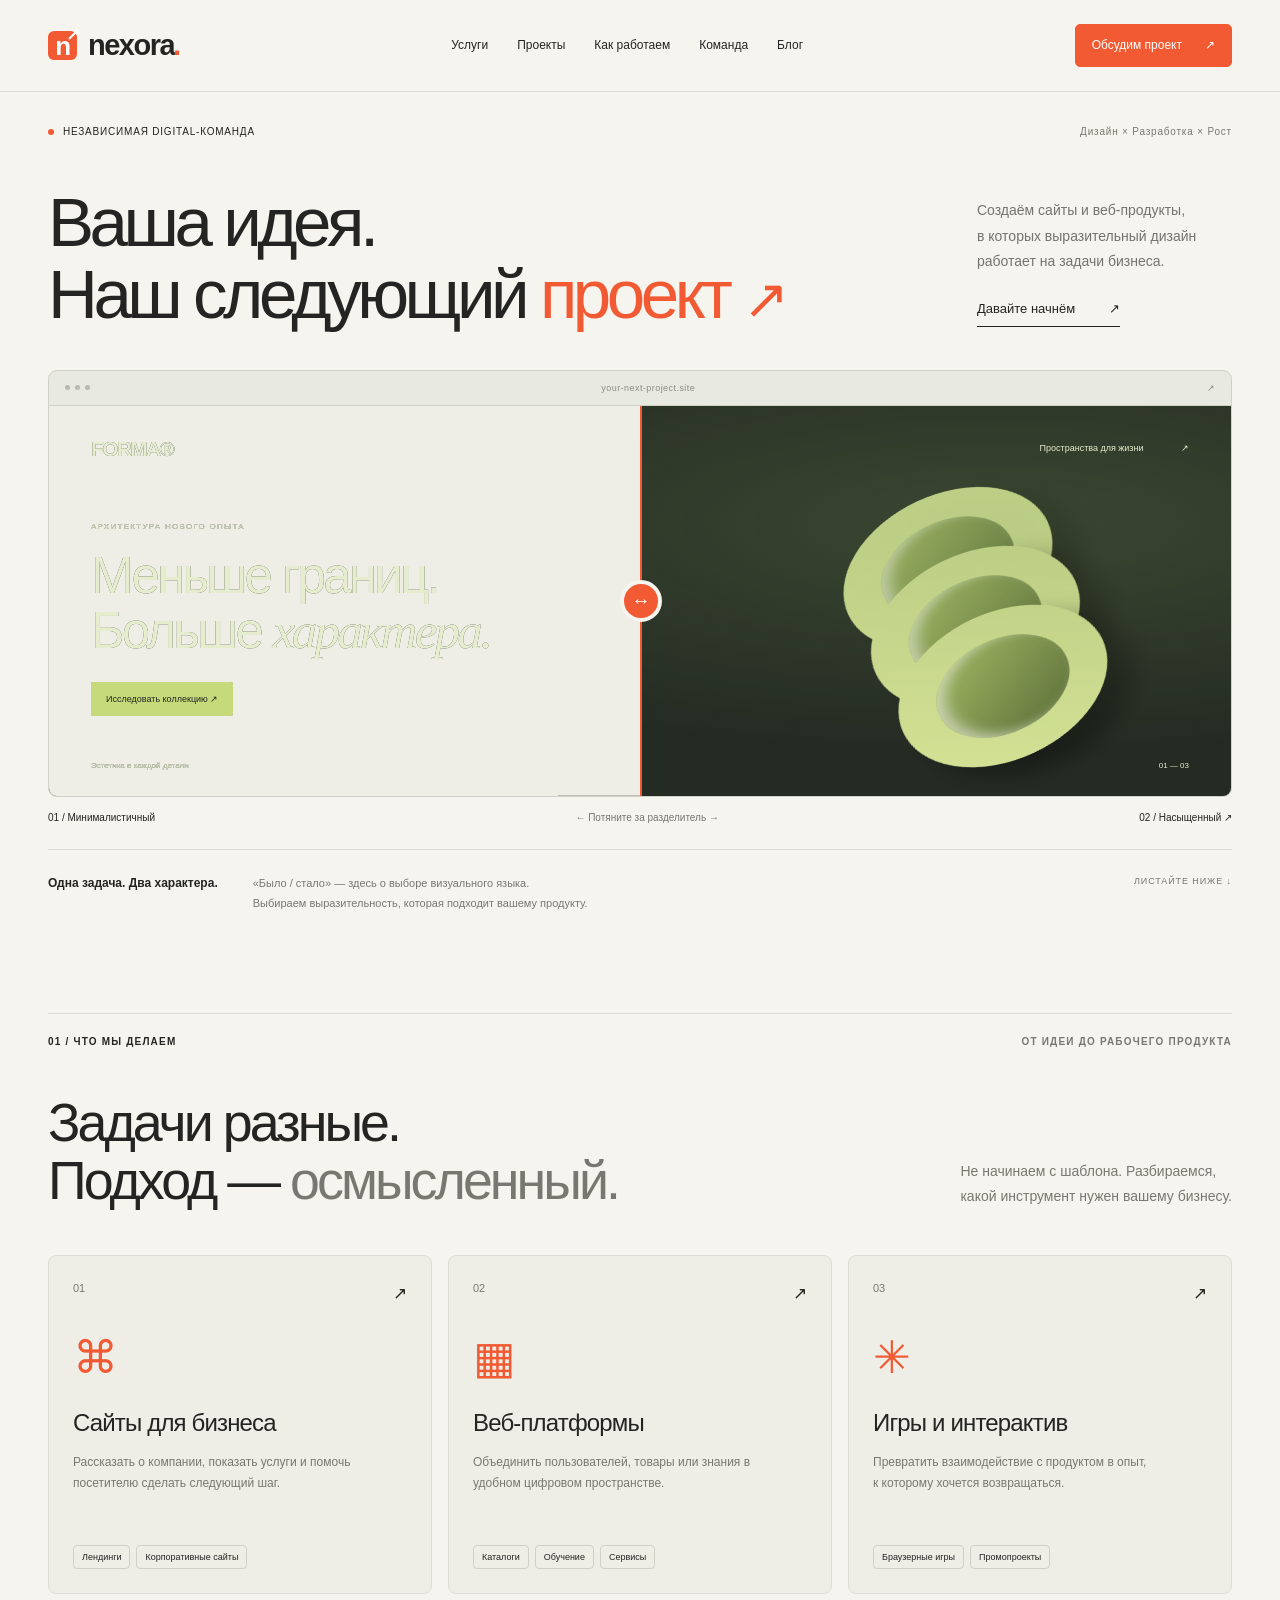
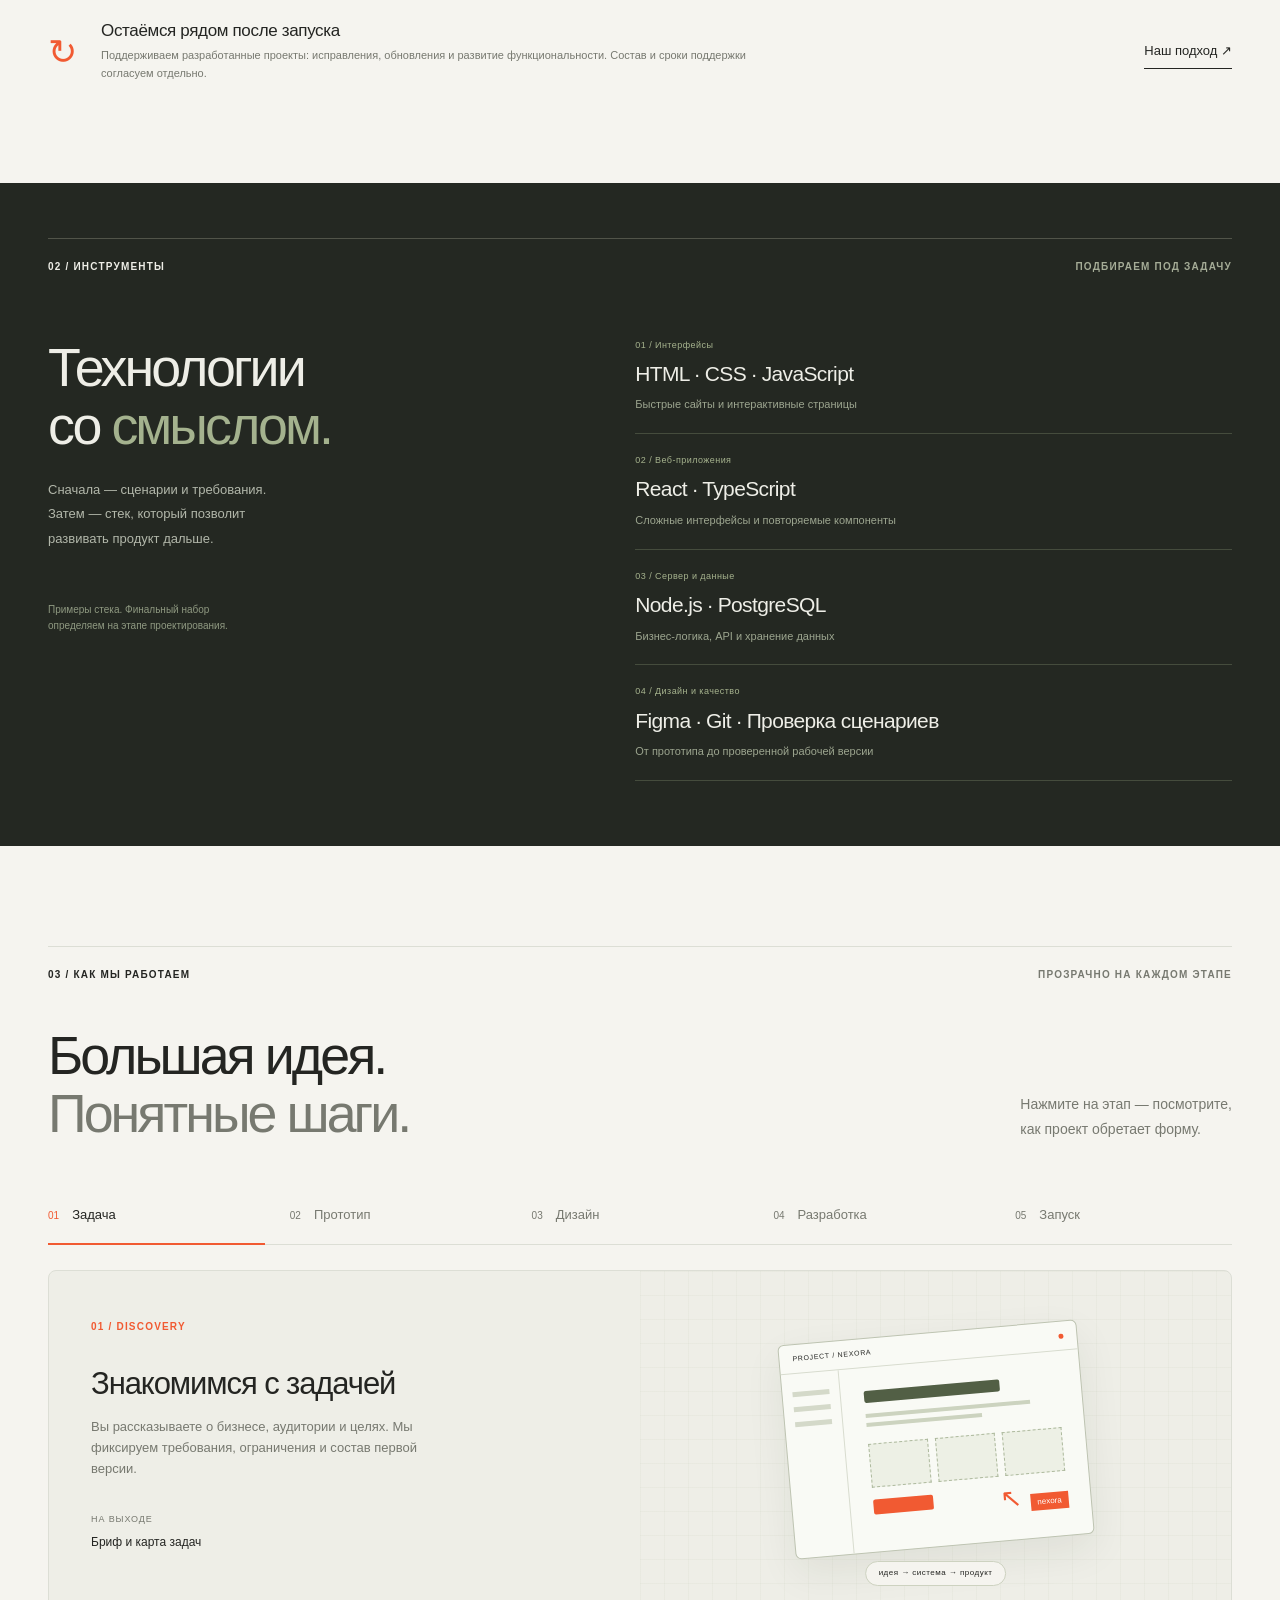
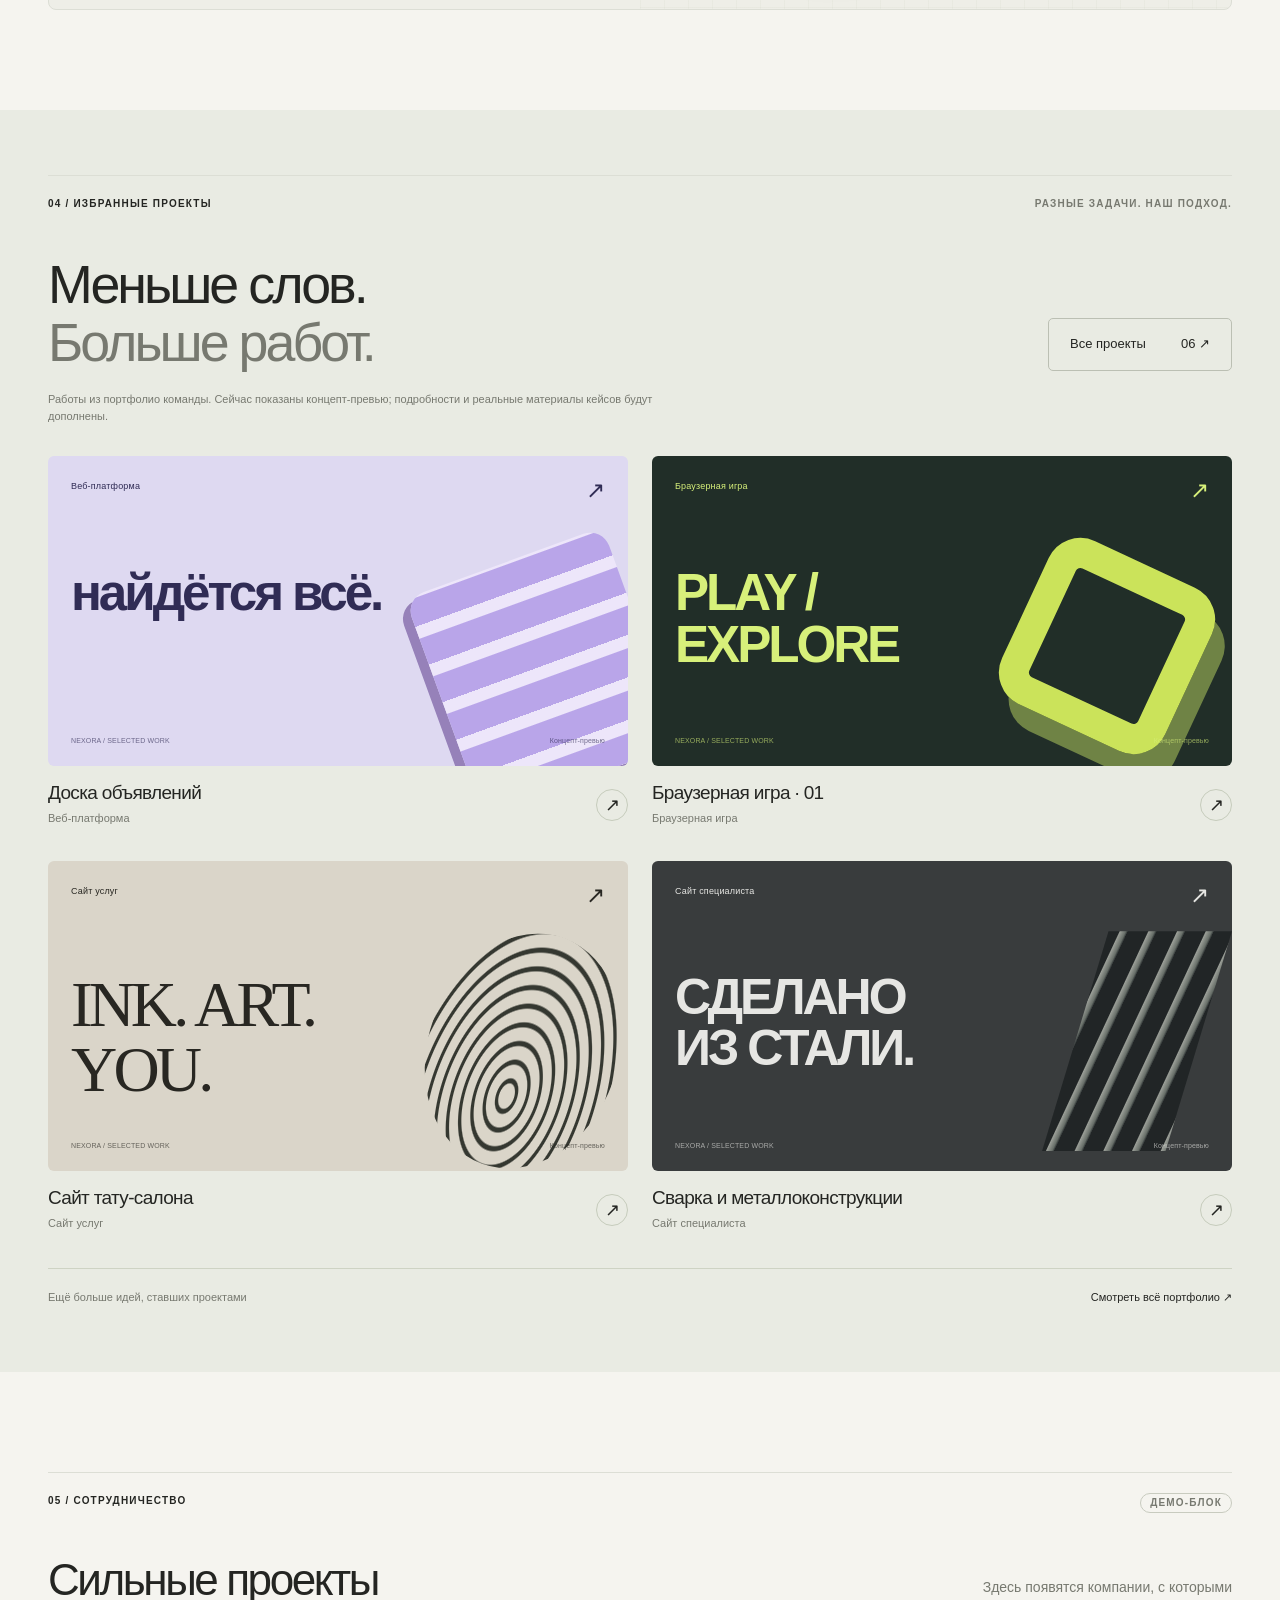
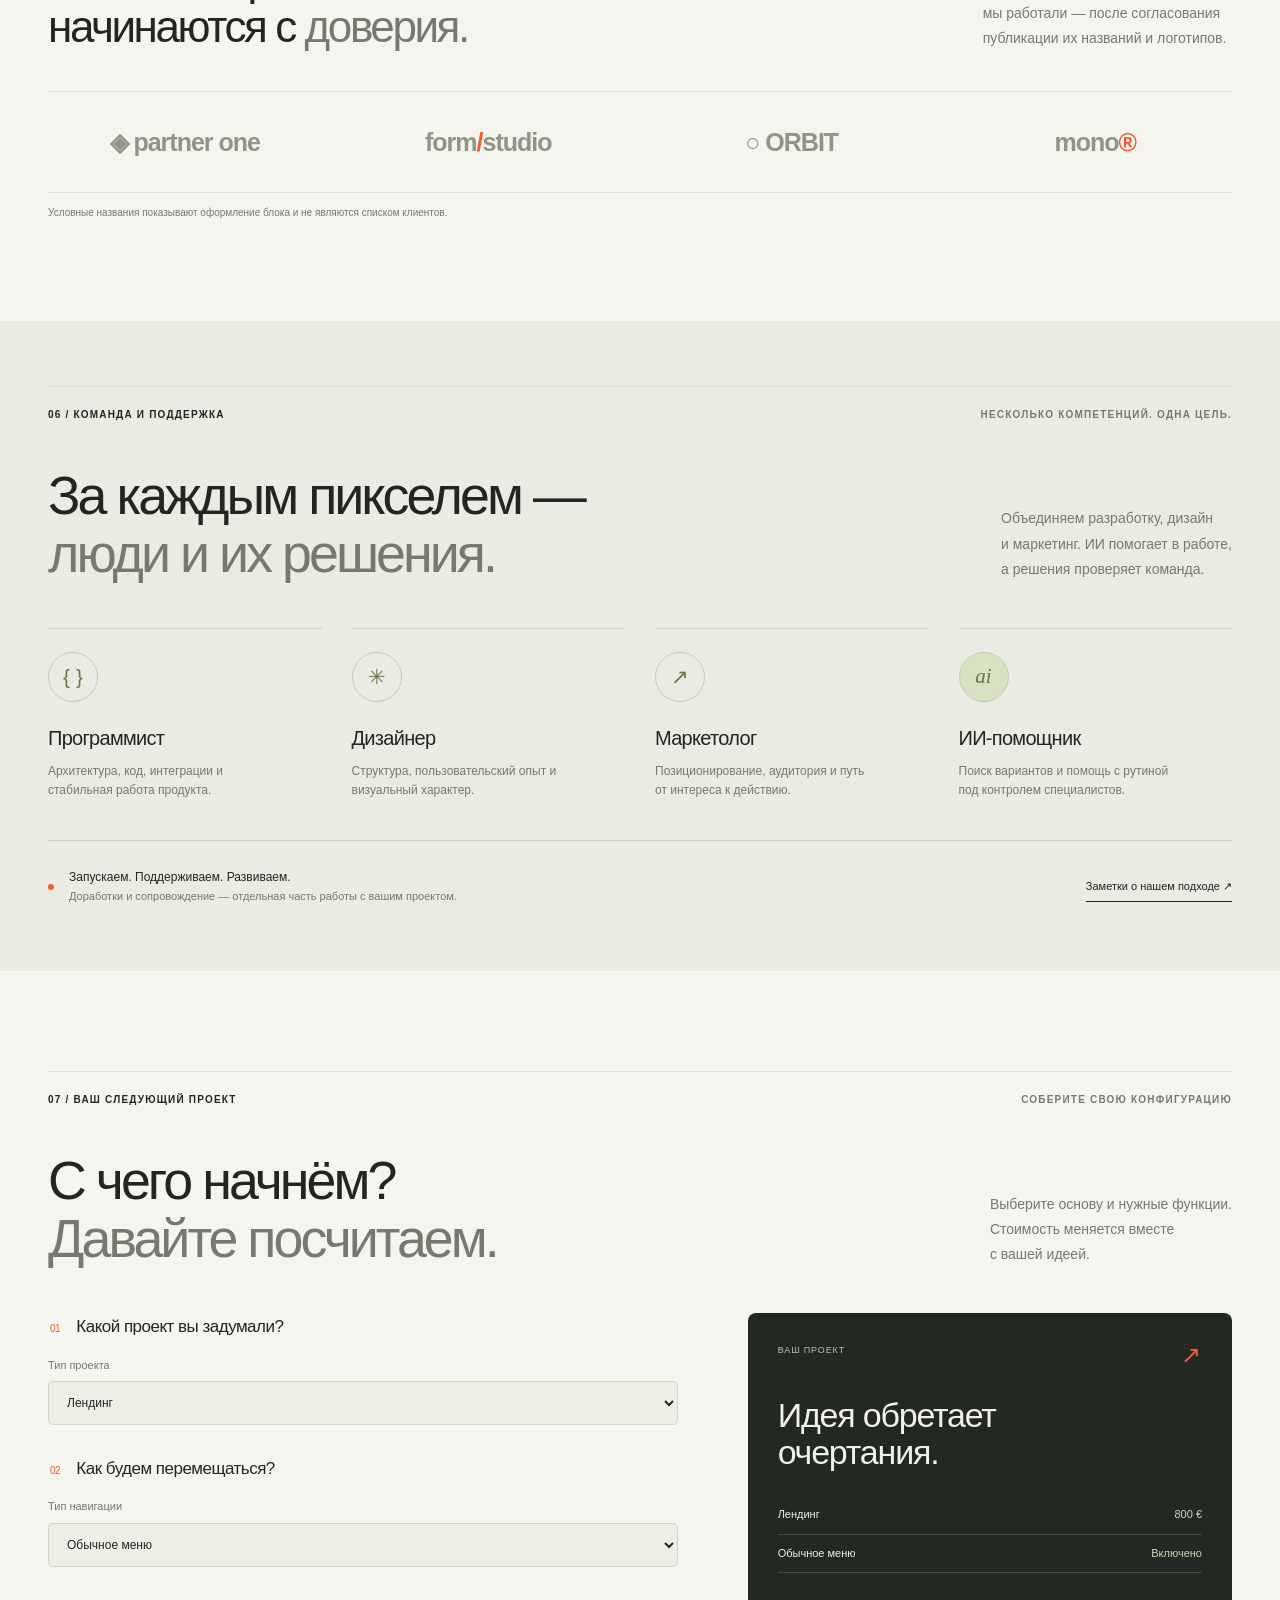
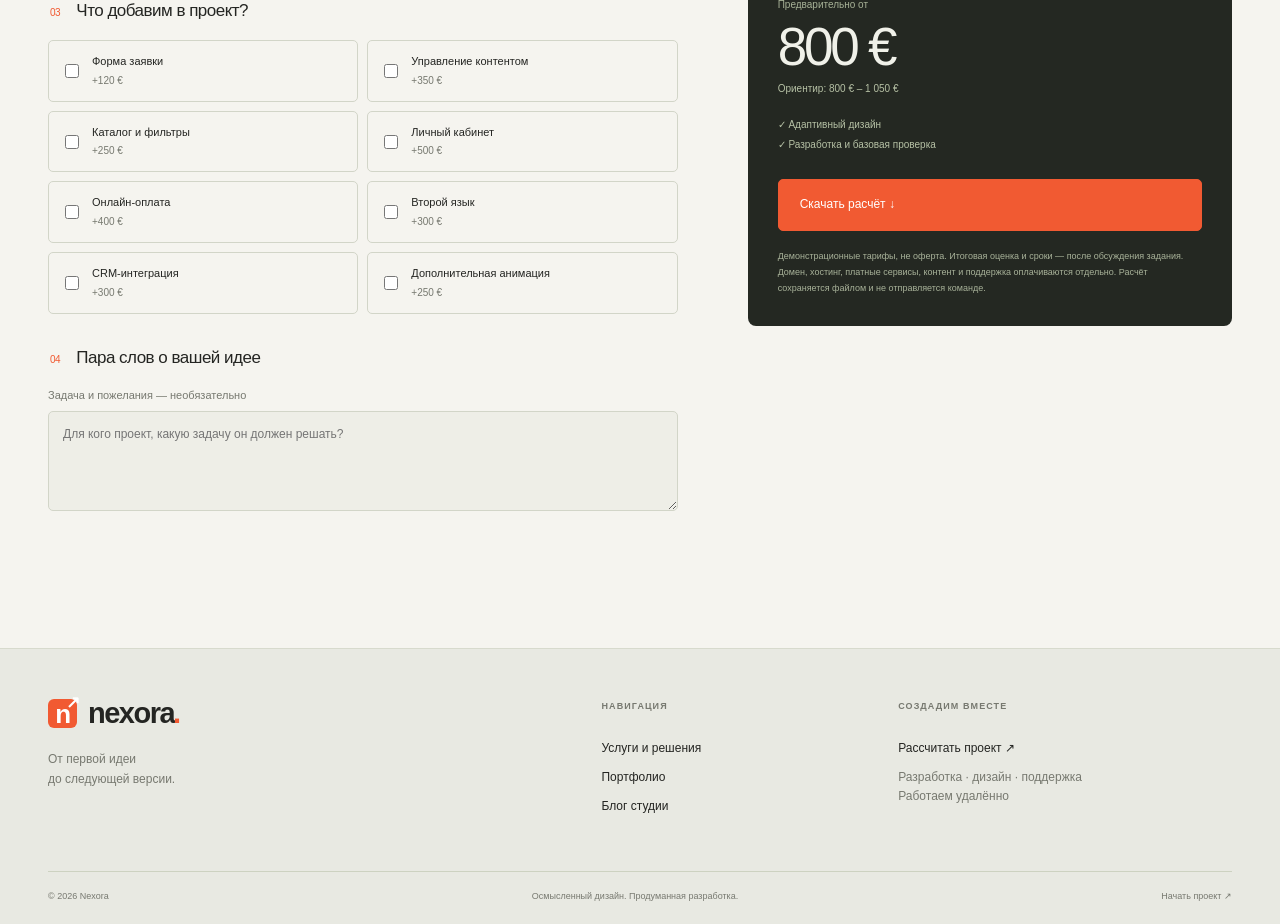
<file: _archive/redesign/index.html>
﻿<!doctype html>
<html lang="ru">
<head><meta charset="utf-8"><meta name="viewport" content="width=device-width,initial-scale=1"><meta name="description" content="Nexora — сайты, веб-платформы и браузерные игры. Дизайн, разработка, маркетинговый подход и поддержка проектов."><meta name="theme-color" content="#f5f4ef"><title>Nexora — идеи становятся цифровыми продуктами</title><link rel="stylesheet" href="css/site.css"><script src="js/data.js" defer></script><script src="js/site.js" defer></script></head>
<body data-page="home"><a class="skip-link" href="#main">К содержимому</a><header id="site-header"></header><main id="main">
<section class="hero shell" id="hero"><div class="hero-topline"><span><i class="status-dot"></i> НЕЗАВИСИМАЯ DIGITAL-КОМАНДА</span><span>Дизайн × Разработка × Рост</span></div><div class="hero-heading"><h1>Ваша идея.<br>Наш следующий <em>проект<span>↗</span></em></h1><div class="hero-intro"><p>Создаём сайты и веб-продукты,<br>в которых выразительный дизайн<br>работает на задачи бизнеса.</p><a class="text-link" href="#calculator">Давайте начнём <span>↗</span></a></div></div>
<div class="comparison" id="comparison"><div class="browser-bar"><div class="browser-dots"><i></i><i></i><i></i></div><span>your-next-project.site</span><span>↗</span></div><div class="comparison-scene"><div class="web-demo rich"><div class="demo-nav"><b>FORMA®</b><span>Пространства для жизни <span>↗</span></span></div><div class="demo-body"><span class="demo-kicker">АРХИТЕКТУРА НОВОГО ОПЫТА</span><h2>Меньше границ.<br>Больше <i>характера.</i></h2><span class="demo-cta">Исследовать коллекцию ↗</span></div><div class="sculpture" aria-hidden="true"><div></div><div></div><div></div></div><div class="demo-bottom"><span>Эстетика в каждой детали</span><span>01 — 03</span></div></div><div class="web-demo minimal"><div class="demo-nav"><b>FORMA®</b><span>Пространства для жизни <span>↗</span></span></div><div class="demo-body"><span class="demo-kicker">АРХИТЕКТУРА НОВОГО ОПЫТА</span><h2>Меньше границ.<br>Больше <i>характера.</i></h2><span class="demo-cta">Исследовать коллекцию ↗</span></div><div class="sculpture" aria-hidden="true"><div></div><div></div><div></div></div><div class="demo-bottom"><span>Эстетика в каждой детали</span><span>01 — 03</span></div></div><div class="compare-divider" aria-hidden="true"><span>↔</span></div><label class="sr-only" for="comparison-range">Сравнить минималистичный и насыщенный дизайн</label><input id="comparison-range" class="comparison-range" type="range" min="0" max="100" value="50"></div></div>
<div class="comparison-caption"><button data-style="minimal">01 / Минималистичный</button><span>← Потяните за разделитель →</span><button data-style="rich">02 / Насыщенный ↗</button></div><div class="hero-note"><span>Одна задача. Два характера.</span><p>«Было / стало» — здесь о выборе визуального языка.<br>Выбираем выразительность, которая подходит вашему продукту.</p><span class="vertical-label">ЛИСТАЙТЕ НИЖЕ ↓</span></div></section>
<section class="section shell" id="services"><div class="section-label"><span>01 / ЧТО МЫ ДЕЛАЕМ</span><span>ОТ ИДЕИ ДО РАБОЧЕГО ПРОДУКТА</span></div><div class="section-heading"><h2>Задачи разные.<br>Подход — <em>осмысленный.</em></h2><p>Не начинаем с шаблона. Разбираемся,<br>какой инструмент нужен вашему бизнесу.</p></div><div class="services-grid"><a class="service-card" href="#calculator"><span class="service-number">01 <span>↗</span></span><div class="service-icon">⌘</div><h3>Сайты для бизнеса</h3><p>Рассказать о компании, показать услуги и помочь посетителю сделать следующий шаг.</p><div class="tags"><span>Лендинги</span><span>Корпоративные сайты</span></div></a><a class="service-card" href="#calculator"><span class="service-number">02 <span>↗</span></span><div class="service-icon">▦</div><h3>Веб-платформы</h3><p>Объединить пользователей, товары или знания в удобном цифровом пространстве.</p><div class="tags"><span>Каталоги</span><span>Обучение</span><span>Сервисы</span></div></a><a class="service-card" href="#calculator"><span class="service-number">03 <span>↗</span></span><div class="service-icon">✳</div><h3>Игры и интерактив</h3><p>Превратить взаимодействие с продуктом в опыт, к которому хочется возвращаться.</p><div class="tags"><span>Браузерные игры</span><span>Промопроекты</span></div></a></div><div class="support-strip"><span class="support-icon">↻</span><div><h3>Остаёмся рядом после запуска</h3><p>Поддерживаем разработанные проекты: исправления, обновления и развитие функциональности. Состав и сроки поддержки согласуем отдельно.</p></div><a class="text-link" href="#team">Наш подход ↗</a></div></section>
<section class="tech-section" id="technologies"><div class="shell"><div class="section-label"><span>02 / ИНСТРУМЕНТЫ</span><span>ПОДБИРАЕМ ПОД ЗАДАЧУ</span></div><div class="tech-layout"><div><h2>Технологии<br>со <em>смыслом.</em></h2><p>Сначала — сценарии и требования.<br>Затем — стек, который позволит<br>развивать продукт дальше.</p><span class="tech-footnote">Примеры стека. Финальный набор<br>определяем на этапе проектирования.</span></div><div class="tech-table"><div><span>01 / Интерфейсы</span><strong>HTML · CSS · JavaScript</strong><p>Быстрые сайты и интерактивные страницы</p></div><div><span>02 / Веб-приложения</span><strong>React · TypeScript</strong><p>Сложные интерфейсы и повторяемые компоненты</p></div><div><span>03 / Сервер и данные</span><strong>Node.js · PostgreSQL</strong><p>Бизнес-логика, API и хранение данных</p></div><div><span>04 / Дизайн и качество</span><strong>Figma · Git · Проверка сценариев</strong><p>От прототипа до проверенной рабочей версии</p></div></div></div></div></section>
<section class="section shell" id="process"><div class="section-label"><span>03 / КАК МЫ РАБОТАЕМ</span><span>ПРОЗРАЧНО НА КАЖДОМ ЭТАПЕ</span></div><div class="section-heading"><h2>Большая идея.<br><em>Понятные шаги.</em></h2><p>Нажмите на этап — посмотрите,<br>как проект обретает форму.</p></div><div class="process-tabs" role="tablist" aria-label="Этапы разработки"><button id="step-0" role="tab" aria-selected="true" aria-controls="stage-panel" tabindex="0" class="active" data-stage="0"><span>01</span>Задача</button><button id="step-1" role="tab" aria-selected="false" aria-controls="stage-panel" tabindex="-1" data-stage="1"><span>02</span>Прототип</button><button id="step-2" role="tab" aria-selected="false" aria-controls="stage-panel" tabindex="-1" data-stage="2"><span>03</span>Дизайн</button><button id="step-3" role="tab" aria-selected="false" aria-controls="stage-panel" tabindex="-1" data-stage="3"><span>04</span>Разработка</button><button id="step-4" role="tab" aria-selected="false" aria-controls="stage-panel" tabindex="-1" data-stage="4"><span>05</span>Запуск</button></div><div class="process-panel" id="stage-panel" role="tabpanel" aria-labelledby="step-0" aria-live="polite"><div class="stage-copy"><span class="eyebrow" id="stage-label">01 / DISCOVERY</span><h3 id="stage-title">Знакомимся с задачей</h3><p id="stage-description">Вы рассказываете о бизнесе, аудитории и целях. Мы фиксируем требования, ограничения и состав первой версии.</p><div class="stage-output"><span>НА ВЫХОДЕ</span><strong id="stage-result">Бриф и карта задач</strong></div></div><div class="stage-visual discovery" id="stage-visual" aria-hidden="true"><div class="blueprint"><div class="blueprint-head"><span>PROJECT / NEXORA</span><span class="live-dot"></span></div><div class="blueprint-sidebar"><i></i><i></i><i></i></div><div class="blueprint-content"><div class="wire-title"></div><div class="wire-line"></div><div class="wire-line short"></div><div class="wire-blocks"><i></i><i></i><i></i></div><div class="wire-button"></div></div><span class="cursor">↖ <b>nexora</b></span></div><span class="visual-badge">идея → система → продукт</span></div></div></section>
<section class="portfolio-section" id="portfolio"><div class="shell"><div class="section-label"><span>04 / ИЗБРАННЫЕ ПРОЕКТЫ</span><span>РАЗНЫЕ ЗАДАЧИ. НАШ ПОДХОД.</span></div><div class="section-heading"><h2>Меньше слов.<br><em>Больше работ.</em></h2><a class="button outline" href="portfolio.html">Все проекты <span>06 ↗</span></a></div><p class="portfolio-note">Работы из портфолио команды. Сейчас показаны концепт-превью; подробности и реальные материалы кейсов будут дополнены.</p><div class="project-grid" id="project-grid"></div><a class="all-projects" href="portfolio.html"><span>Ещё больше идей, ставших проектами</span><span>Смотреть всё портфолио ↗</span></a></div></section>
<section class="section shell" id="partners"><div class="section-label"><span>05 / СОТРУДНИЧЕСТВО</span><span class="demo-label">ДЕМО-БЛОК</span></div><div class="partners-heading"><h2>Сильные проекты<br>начинаются с <em>доверия.</em></h2><p>Здесь появятся компании, с которыми<br>мы работали — после согласования<br>публикации их названий и логотипов.</p></div><div class="partner-logos" aria-label="Примеры размещения логотипов"><span>◈ partner one</span><span>form<span class="orange">/</span>studio</span><span>○ ORBIT</span><span>mono<span class="orange">®</span></span></div><p class="muted small-text">Условные названия показывают оформление блока и не являются списком клиентов.</p></section>
<section class="team-section" id="team"><div class="shell"><div class="section-label"><span>06 / КОМАНДА И ПОДДЕРЖКА</span><span>НЕСКОЛЬКО КОМПЕТЕНЦИЙ. ОДНА ЦЕЛЬ.</span></div><div class="section-heading"><h2>За каждым пикселем —<br><em>люди и их решения.</em></h2><p>Объединяем разработку, дизайн<br>и маркетинг. ИИ помогает в работе,<br>а решения проверяет команда.</p></div><div class="team-grid"><div><span class="team-avatar">{ }</span><h3>Программист</h3><p>Архитектура, код, интеграции и стабильная работа продукта.</p></div><div><span class="team-avatar">✳</span><h3>Дизайнер</h3><p>Структура, пользовательский опыт и визуальный характер.</p></div><div><span class="team-avatar">↗</span><h3>Маркетолог</h3><p>Позиционирование, аудитория и путь от интереса к действию.</p></div><div><span class="team-avatar ai">ai</span><h3>ИИ-помощник</h3><p>Поиск вариантов и помощь с рутиной под контролем специалистов.</p></div></div><div class="team-bottom"><span class="status-dot"></span><p>Запускаем. Поддерживаем. Развиваем.<br><span>Доработки и сопровождение — отдельная часть работы с вашим проектом.</span></p><a class="text-link" href="blog.html">Заметки о нашем подходе ↗</a></div></div></section>
<section class="section shell calculator-section" id="calculator"><div class="section-label"><span>07 / ВАШ СЛЕДУЮЩИЙ ПРОЕКТ</span><span>СОБЕРИТЕ СВОЮ КОНФИГУРАЦИЮ</span></div><div class="section-heading"><h2>С чего начнём?<br><em>Давайте посчитаем.</em></h2><p>Выберите основу и нужные функции.<br>Стоимость меняется вместе<br>с вашей идеей.</p></div><div class="calculator-layout"><form id="estimate-form"><fieldset><legend><span>01</span> Какой проект вы задумали?</legend><label for="project-type">Тип проекта</label><select id="project-type"><option value="800">Лендинг</option><option value="1600">Корпоративный сайт</option><option value="2200">Интернет-магазин</option><option value="3200">Веб-платформа</option><option value="2500">Браузерная игра</option></select></fieldset><fieldset><legend><span>02</span> Как будем перемещаться?</legend><label for="menu-type">Тип навигации</label><select id="menu-type"><option value="0">Обычное меню</option><option value="150">Полноэкранное меню</option><option value="300">Мегаменю с разделами</option></select></fieldset><fieldset><legend><span>03</span> Что добавим в проект?</legend><div class="feature-grid"><label><input type="checkbox" name="feature" value="120" data-label="Форма заявки"><span>Форма заявки<small>+120 €</small></span></label><label><input type="checkbox" name="feature" value="350" data-label="CMS / управление контентом"><span>Управление контентом<small>+350 €</small></span></label><label><input type="checkbox" name="feature" value="250" data-label="Каталог и фильтры"><span>Каталог и фильтры<small>+250 €</small></span></label><label><input type="checkbox" name="feature" value="500" data-label="Личный кабинет"><span>Личный кабинет<small>+500 €</small></span></label><label><input type="checkbox" name="feature" value="400" data-label="Онлайн-оплата"><span>Онлайн-оплата<small>+400 €</small></span></label><label><input type="checkbox" name="feature" value="300" data-label="Второй язык"><span>Второй язык<small>+300 €</small></span></label><label><input type="checkbox" name="feature" value="300" data-label="CRM-интеграция"><span>CRM-интеграция<small>+300 €</small></span></label><label><input type="checkbox" name="feature" value="250" data-label="Дополнительная анимация"><span>Дополнительная анимация<small>+250 €</small></span></label></div></fieldset><fieldset><legend><span>04</span> Пара слов о вашей идее</legend><label for="project-note">Задача и пожелания — необязательно</label><textarea id="project-note" rows="3" maxlength="2000" placeholder="Для кого проект, какую задачу он должен решать?"></textarea></fieldset></form><aside class="estimate"><div class="estimate-heading"><span>ВАШ ПРОЕКТ</span><span>↗</span></div><h3>Идея обретает<br>очертания.</h3><div id="estimate-lines" class="estimate-lines"></div><div class="estimate-total"><span>Предварительно от</span><strong id="estimate-total">800 €</strong><small id="estimate-range"></small></div><div class="included">✓ Адаптивный дизайн<br>✓ Разработка и базовая проверка</div><button class="button" id="download-estimate" type="button">Скачать расчёт ↓</button><p id="estimate-status" role="status"></p><p class="estimate-disclaimer">Демонстрационные тарифы, не оферта. Итоговая оценка и сроки — после обсуждения задания. Домен, хостинг, платные сервисы, контент и поддержка оплачиваются отдельно. Расчёт сохраняется файлом и не отправляется команде.</p></aside></div></section>
</main><footer id="site-footer"></footer><noscript><p class="notice">Для интерактивных блоков и калькулятора включите JavaScript. Основное описание услуг доступно на странице.</p></noscript></body></html>
</file>
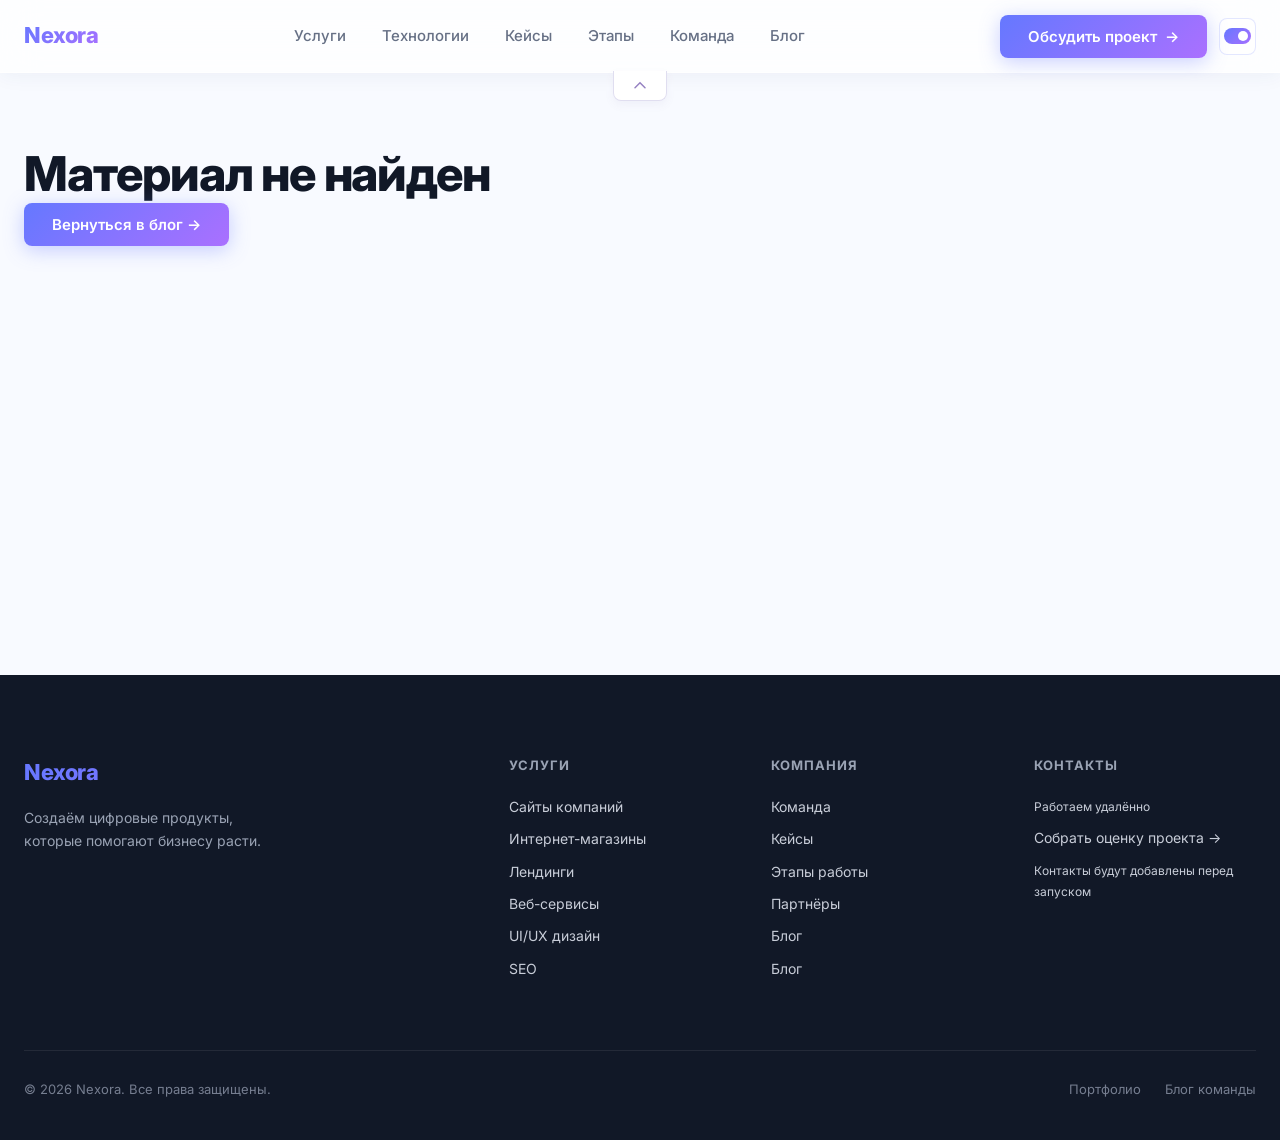
<file: article.html>
<!DOCTYPE html>
<html lang="ru">
<head>
  <meta charset="UTF-8">
  <meta name="viewport" content="width=device-width, initial-scale=1.0">
  <title>Материал блога — Nexora</title>
  <meta name="description" content="Материал блога команды Nexora: сайты, веб-продукты, разработка и поддержка.">
  <!-- Open Graph -->
  <meta property="og:title" content="Материал блога — Nexora">
  <meta property="og:description" content="Создаём сайты и digital-продукты под ваш бизнес. Продуманный дизайн, сильная разработка и маркетинговый подход.">
  <meta property="og:type" content="website">
  <!-- canonical placeholder -->
  <!-- <link rel="canonical" href="https://nexora.ru/"> -->

  <!-- Preconnect for fonts -->
  <link rel="preconnect" href="https://fonts.googleapis.com">
  <link rel="preconnect" href="https://fonts.gstatic.com" crossorigin>
  <link href="https://fonts.googleapis.com/css2?family=Inter:wght@300;400;500;600;700;800&display=swap" rel="stylesheet">

  <!-- CSS -->
  <link rel="stylesheet" href="css/reset.css">
  <link rel="stylesheet" href="css/variables.css">
  <link rel="stylesheet" href="css/style.css">
  <link rel="stylesheet" href="css/responsive.css">
  <link rel="stylesheet" href="css/enhancements.css">
  <link rel="stylesheet" href="css/process-flow.css">
  <script src="js/motion.js" defer></script>
</head>
<body data-page="article"><a class="skip-link" href="#main">Перейти к содержимому</a>
  <header class="header" role="banner">
    <div class="container">
      <div class="header__inner">
        <a href="index.html" class="header__logo" aria-label="Nexora — главная">Nexora</a>

        <nav class="header__nav" aria-label="Главное меню">
          <ul>
            <li><a href="index.html#services">Услуги</a></li>
            <li><a href="index.html#technologies">Технологии</a></li>
            <li><a href="portfolio.html">Кейсы</a></li>
            <li><a href="index.html#process">Этапы</a></li>
            <li><a href="index.html#team">Команда</a></li>
            <li><a href="blog.html">Блог</a></li>
          </ul>
        </nav>

        <div class="header__actions">
          <a href="index.html#contact" class="btn-primary header__cta">Обсудить проект <span aria-hidden="true">→</span></a>
          <button class="motion-toggle header__motion" type="button" data-motion-toggle aria-pressed="false" aria-label="Включить анимацию на сайте" title="Включить или выключить анимацию"><span class="motion-toggle__track" aria-hidden="true"></span></button>
          <button class="header__burger" aria-label="Открыть меню" aria-expanded="false" aria-controls="mobile-menu">
            <span class="burger-line"></span>
            <span class="burger-line"></span>
            <span class="burger-line"></span>
          </button>
        </div>
      </div>
    </div>
  </header>

  <!-- ============================================================
       MOBILE MENU
  ============================================================ -->
  <div class="mobile-menu" id="mobile-menu" role="dialog" aria-modal="true" aria-label="Мобильное меню">
    <div class="mobile-menu__head">
      <span class="mobile-menu__logo">Nexora</span>
      <button class="mobile-menu__close" aria-label="Закрыть меню">×</button>
    </div>
    <nav class="mobile-menu__nav">
      <a href="index.html#services">Услуги</a>
      <a href="index.html#technologies">Технологии</a>
      <a href="portfolio.html">Кейсы</a>
      <a href="index.html#process">Этапы</a>
      <a href="index.html#team">Команда</a>
      <a href="blog.html">Блог</a>
    </nav>
    <div class="mobile-menu__footer">
      <a href="index.html#contact" class="btn-primary">Обсудить проект →</a>
    </div>
  </div>

<main id="main"><article class="page-section"><div class="container article-detail" id="article-detail"></div></article></main>  <footer class="footer" role="contentinfo">
    <div class="container">
      <div class="footer__top">

        <!-- Brand column -->
        <div class="footer__brand">
          <a href="index.html" class="footer__logo">Nexora</a>
          <p class="footer__desc">Создаём цифровые продукты, которые помогают бизнесу расти.</p>
          
        </div>

        <!-- Services column -->
        <div class="footer__col">
          <h4 class="footer__col-title">Услуги</h4>
          <ul>
            <li><a href="index.html#services">Сайты компаний</a></li>
            <li><a href="index.html#services">Интернет-магазины</a></li>
            <li><a href="index.html#services">Лендинги</a></li>
            <li><a href="index.html#services">Веб-сервисы</a></li>
            <li><a href="index.html#services">UI/UX дизайн</a></li>
            <li><a href="index.html#services">SEO</a></li>
          </ul>
        </div>

        <!-- Company column -->
        <div class="footer__col">
          <h4 class="footer__col-title">Компания</h4>
          <ul>
            <li><a href="index.html#team">Команда</a></li>
            <li><a href="portfolio.html">Кейсы</a></li>
            <li><a href="index.html#process">Этапы работы</a></li>
            <li><a href="index.html#partners">Партнёры</a></li>
            <li><a href="blog.html">Блог</a></li>
            <li><a href="blog.html">Блог</a></li>
          </ul>
        </div>

        <!-- Contacts column -->
        <div class="footer__col">
          <h4 class="footer__col-title">Контакты</h4>
          <ul class="footer__contacts"><li><span>Работаем удалённо</span></li><li><a href="index.html#contact">Собрать оценку проекта →</a></li><li><span>Контакты будут добавлены перед запуском</span></li></ul>
        </div>

      </div>

      <div class="footer__bottom">
        <p class="footer__copy">© 2026 Nexora. Все права защищены.</p>
        <div class="footer__bottom-links"><a href="portfolio.html">Портфолио</a><a href="blog.html">Блог команды</a></div>
      </div>
    </div>
  </footer>

<script src="js/content.js"></script><script src="js/enhancements.js"></script><script src="js/main.js"></script><noscript><p class="content-note">Для просмотра материалов включите JavaScript.</p></noscript></body></html>
</file>
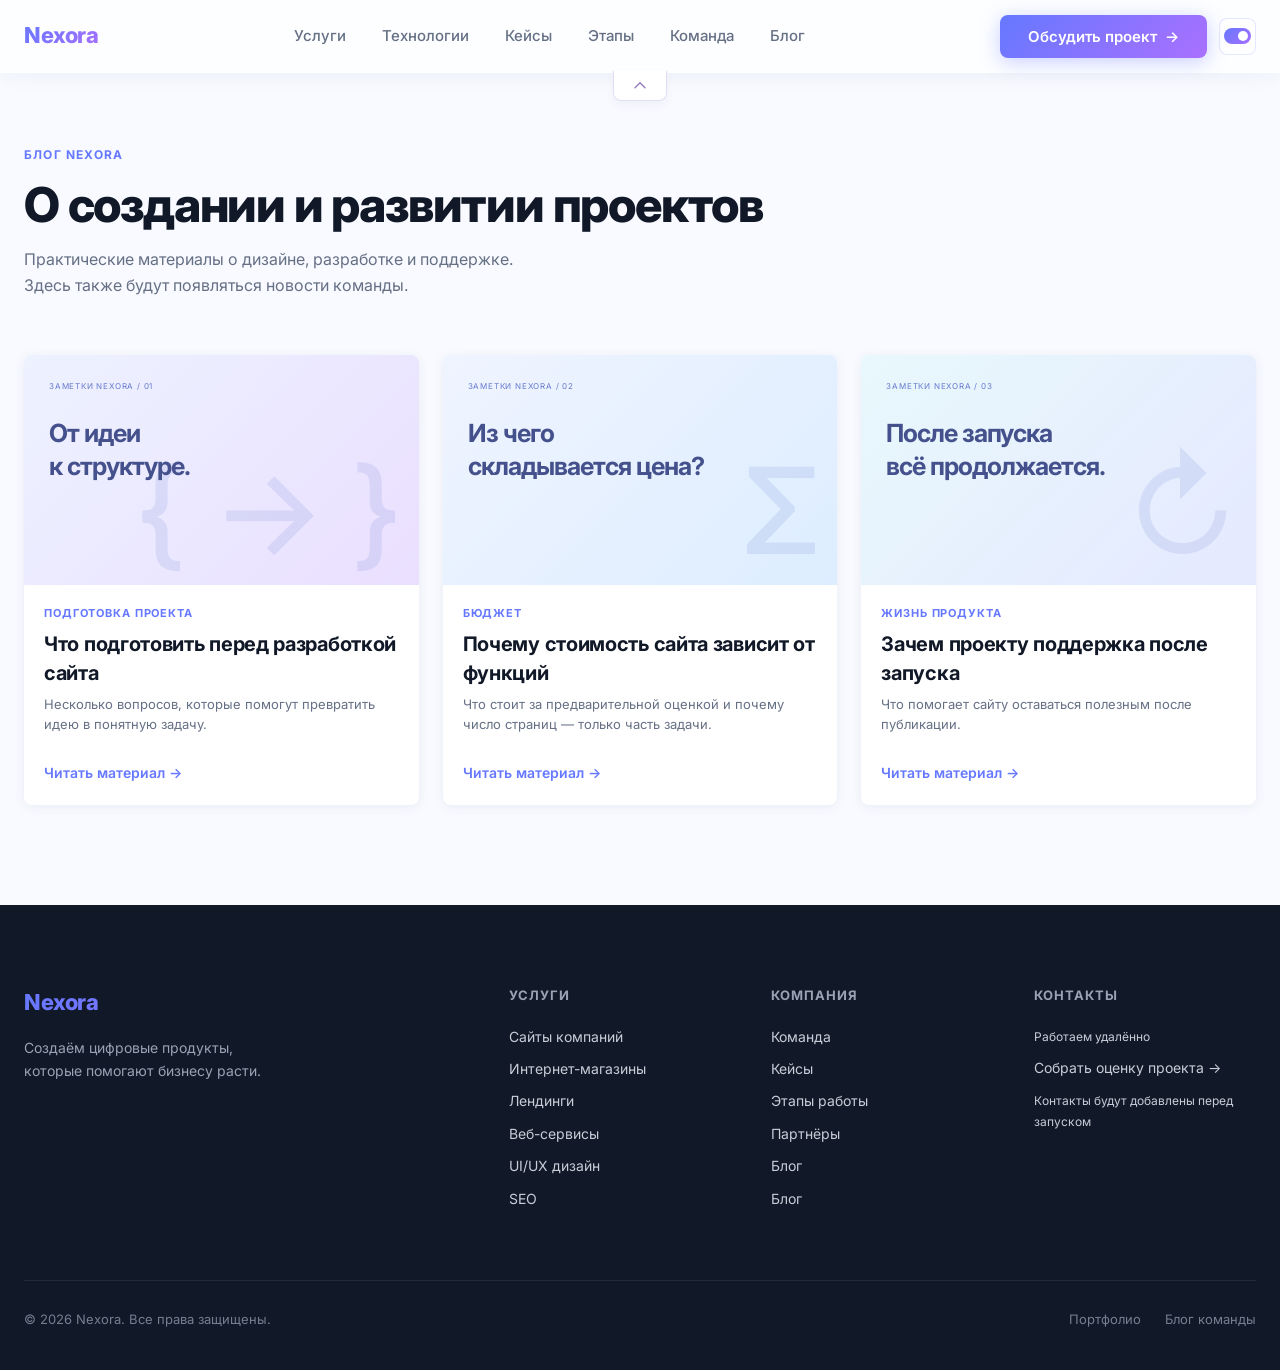
<file: blog.html>
<!DOCTYPE html>
<html lang="ru">
<head>
  <meta charset="UTF-8">
  <meta name="viewport" content="width=device-width, initial-scale=1.0">
  <title>Блог — Nexora</title>
  <meta name="description" content="Блог команды Nexora: сайты, веб-продукты, разработка и поддержка.">
  <!-- Open Graph -->
  <meta property="og:title" content="Блог — Nexora">
  <meta property="og:description" content="Создаём сайты и digital-продукты под ваш бизнес. Продуманный дизайн, сильная разработка и маркетинговый подход.">
  <meta property="og:type" content="website">
  <!-- canonical placeholder -->
  <!-- <link rel="canonical" href="https://nexora.ru/"> -->

  <!-- Preconnect for fonts -->
  <link rel="preconnect" href="https://fonts.googleapis.com">
  <link rel="preconnect" href="https://fonts.gstatic.com" crossorigin>
  <link href="https://fonts.googleapis.com/css2?family=Inter:wght@300;400;500;600;700;800&display=swap" rel="stylesheet">

  <!-- CSS -->
  <link rel="stylesheet" href="css/reset.css">
  <link rel="stylesheet" href="css/variables.css">
  <link rel="stylesheet" href="css/style.css">
  <link rel="stylesheet" href="css/responsive.css">
  <link rel="stylesheet" href="css/enhancements.css">
  <link rel="stylesheet" href="css/process-flow.css">
  <script src="js/motion.js" defer></script>
</head>
<body data-page="blog"><a class="skip-link" href="#main">Перейти к содержимому</a>
  <header class="header" role="banner">
    <div class="container">
      <div class="header__inner">
        <a href="index.html" class="header__logo" aria-label="Nexora — главная">Nexora</a>

        <nav class="header__nav" aria-label="Главное меню">
          <ul>
            <li><a href="index.html#services">Услуги</a></li>
            <li><a href="index.html#technologies">Технологии</a></li>
            <li><a href="portfolio.html">Кейсы</a></li>
            <li><a href="index.html#process">Этапы</a></li>
            <li><a href="index.html#team">Команда</a></li>
            <li><a href="blog.html">Блог</a></li>
          </ul>
        </nav>

        <div class="header__actions">
          <a href="index.html#contact" class="btn-primary header__cta">Обсудить проект <span aria-hidden="true">→</span></a>
          <button class="motion-toggle header__motion" type="button" data-motion-toggle aria-pressed="false" aria-label="Включить анимацию на сайте" title="Включить или выключить анимацию"><span class="motion-toggle__track" aria-hidden="true"></span></button>
          <button class="header__burger" aria-label="Открыть меню" aria-expanded="false" aria-controls="mobile-menu">
            <span class="burger-line"></span>
            <span class="burger-line"></span>
            <span class="burger-line"></span>
          </button>
        </div>
      </div>
    </div>
  </header>

  <!-- ============================================================
       MOBILE MENU
  ============================================================ -->
  <div class="mobile-menu" id="mobile-menu" role="dialog" aria-modal="true" aria-label="Мобильное меню">
    <div class="mobile-menu__head">
      <span class="mobile-menu__logo">Nexora</span>
      <button class="mobile-menu__close" aria-label="Закрыть меню">×</button>
    </div>
    <nav class="mobile-menu__nav">
      <a href="index.html#services">Услуги</a>
      <a href="index.html#technologies">Технологии</a>
      <a href="portfolio.html">Кейсы</a>
      <a href="index.html#process">Этапы</a>
      <a href="index.html#team">Команда</a>
      <a href="blog.html">Блог</a>
    </nav>
    <div class="mobile-menu__footer">
      <a href="index.html#contact" class="btn-primary">Обсудить проект →</a>
    </div>
  </div>

<main id="main"><section class="page-section"><div class="container"><div class="section-header"><div><p class="section-tag">БЛОГ NEXORA</p><h1 class="section-title">О создании и развитии проектов</h1><p class="section-subtitle">Практические материалы о дизайне, разработке и поддержке. Здесь также будут появляться новости команды.</p></div></div><div class="article-grid" id="article-grid"></div></div></section></main>  <footer class="footer" role="contentinfo">
    <div class="container">
      <div class="footer__top">

        <!-- Brand column -->
        <div class="footer__brand">
          <a href="index.html" class="footer__logo">Nexora</a>
          <p class="footer__desc">Создаём цифровые продукты, которые помогают бизнесу расти.</p>
          
        </div>

        <!-- Services column -->
        <div class="footer__col">
          <h4 class="footer__col-title">Услуги</h4>
          <ul>
            <li><a href="index.html#services">Сайты компаний</a></li>
            <li><a href="index.html#services">Интернет-магазины</a></li>
            <li><a href="index.html#services">Лендинги</a></li>
            <li><a href="index.html#services">Веб-сервисы</a></li>
            <li><a href="index.html#services">UI/UX дизайн</a></li>
            <li><a href="index.html#services">SEO</a></li>
          </ul>
        </div>

        <!-- Company column -->
        <div class="footer__col">
          <h4 class="footer__col-title">Компания</h4>
          <ul>
            <li><a href="index.html#team">Команда</a></li>
            <li><a href="portfolio.html">Кейсы</a></li>
            <li><a href="index.html#process">Этапы работы</a></li>
            <li><a href="index.html#partners">Партнёры</a></li>
            <li><a href="blog.html">Блог</a></li>
            <li><a href="blog.html">Блог</a></li>
          </ul>
        </div>

        <!-- Contacts column -->
        <div class="footer__col">
          <h4 class="footer__col-title">Контакты</h4>
          <ul class="footer__contacts"><li><span>Работаем удалённо</span></li><li><a href="index.html#contact">Собрать оценку проекта →</a></li><li><span>Контакты будут добавлены перед запуском</span></li></ul>
        </div>

      </div>

      <div class="footer__bottom">
        <p class="footer__copy">© 2026 Nexora. Все права защищены.</p>
        <div class="footer__bottom-links"><a href="portfolio.html">Портфолио</a><a href="blog.html">Блог команды</a></div>
      </div>
    </div>
  </footer>

<script src="js/content.js"></script><script src="js/enhancements.js"></script><script src="js/main.js"></script><noscript><p class="content-note">Для просмотра материалов включите JavaScript.</p></noscript></body></html>
</file>
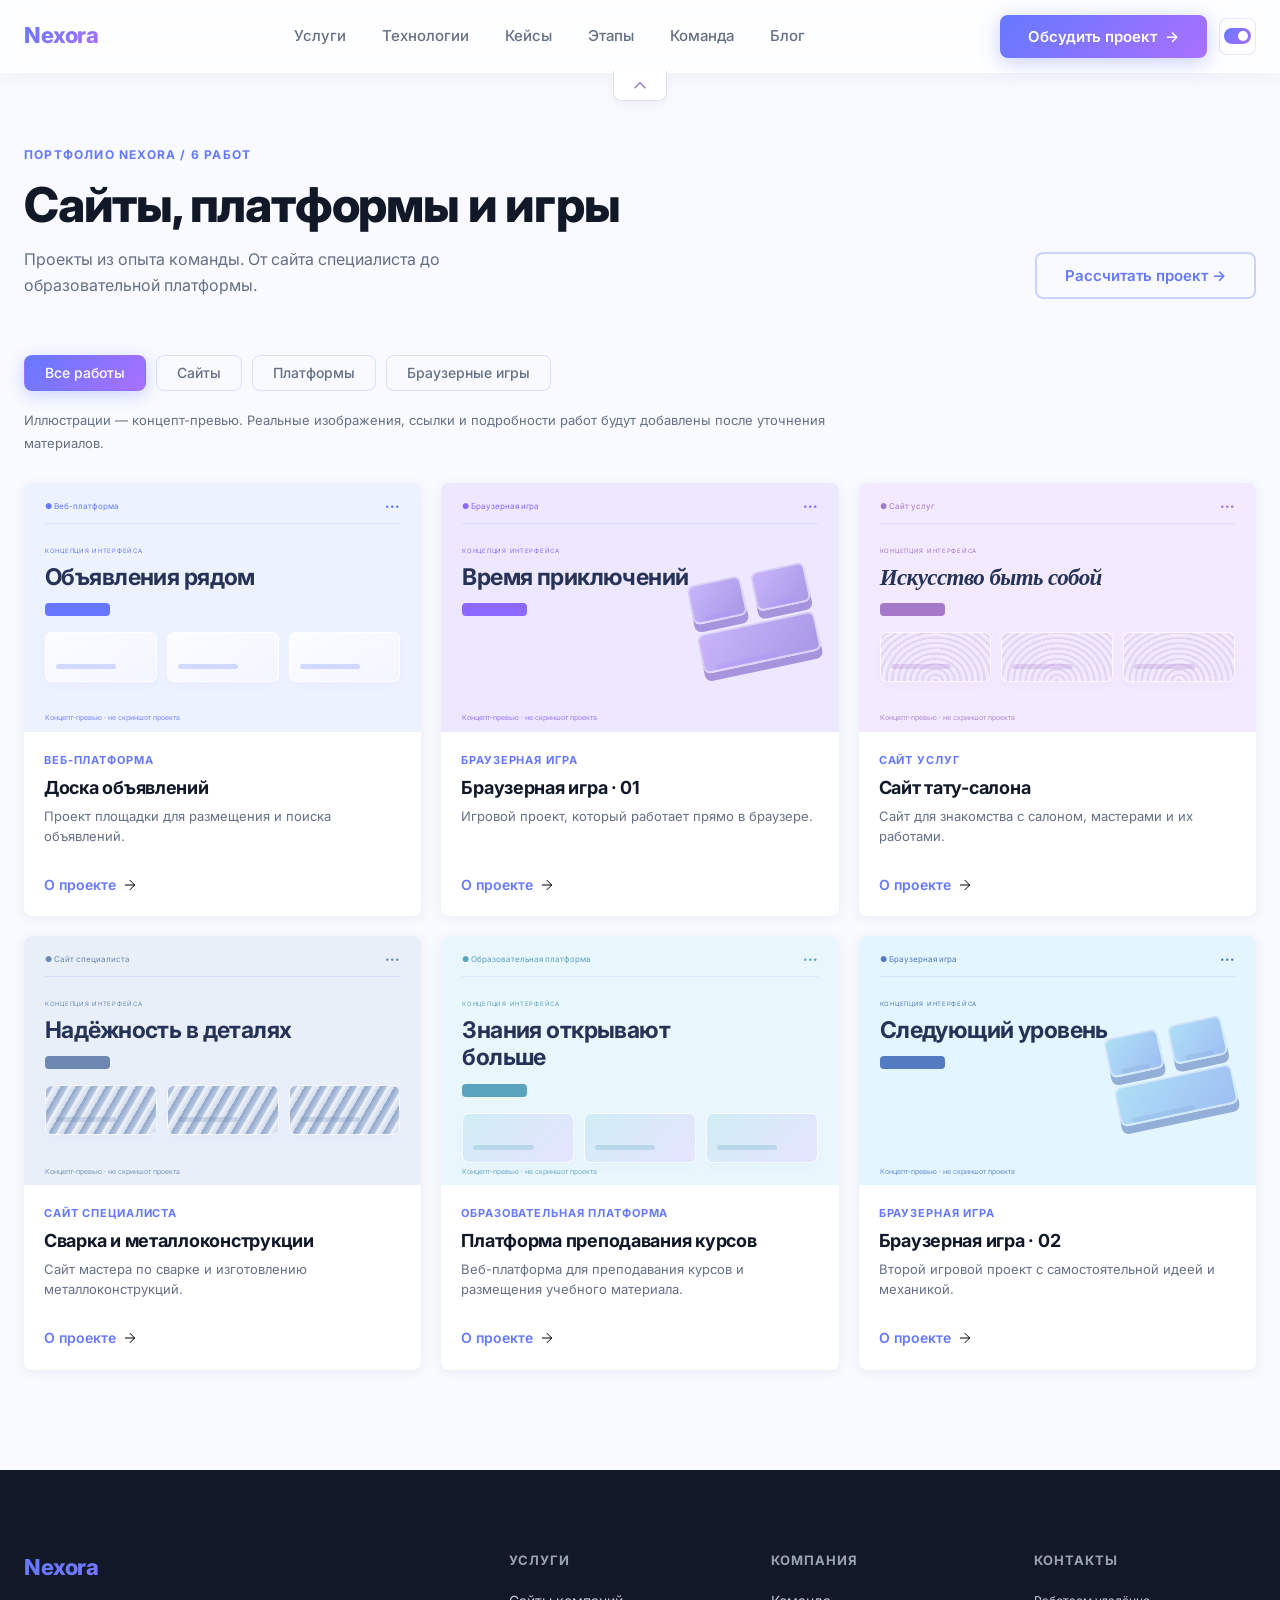
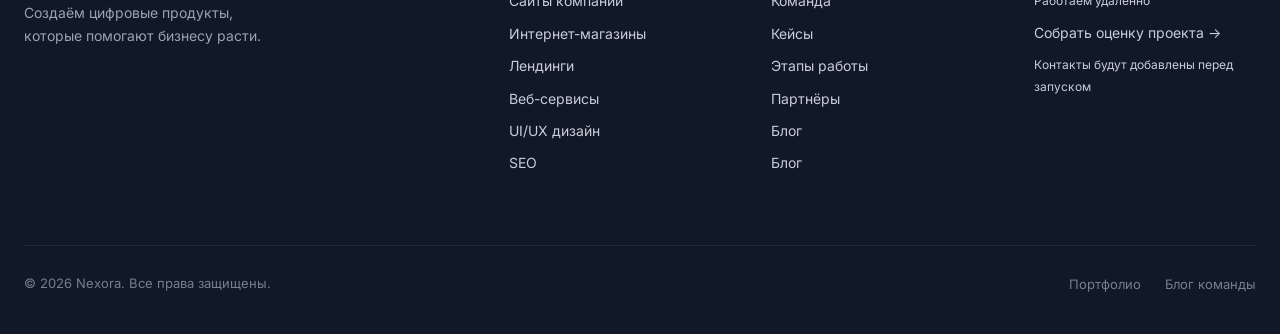
<file: portfolio.html>
<!DOCTYPE html>
<html lang="ru">
<head>
  <meta charset="UTF-8">
  <meta name="viewport" content="width=device-width, initial-scale=1.0">
  <title>Портфолио — Nexora</title>
  <meta name="description" content="Портфолио команды Nexora: сайты, веб-продукты, разработка и поддержка.">
  <!-- Open Graph -->
  <meta property="og:title" content="Портфолио — Nexora">
  <meta property="og:description" content="Создаём сайты и digital-продукты под ваш бизнес. Продуманный дизайн, сильная разработка и маркетинговый подход.">
  <meta property="og:type" content="website">
  <!-- canonical placeholder -->
  <!-- <link rel="canonical" href="https://nexora.ru/"> -->

  <!-- Preconnect for fonts -->
  <link rel="preconnect" href="https://fonts.googleapis.com">
  <link rel="preconnect" href="https://fonts.gstatic.com" crossorigin>
  <link href="https://fonts.googleapis.com/css2?family=Inter:wght@300;400;500;600;700;800&display=swap" rel="stylesheet">

  <!-- CSS -->
  <link rel="stylesheet" href="css/reset.css">
  <link rel="stylesheet" href="css/variables.css">
  <link rel="stylesheet" href="css/style.css">
  <link rel="stylesheet" href="css/responsive.css">
  <link rel="stylesheet" href="css/enhancements.css">
  <link rel="stylesheet" href="css/process-flow.css">
  <script src="js/motion.js" defer></script>
</head>
<body data-page="portfolio"><a class="skip-link" href="#main">Перейти к содержимому</a>
  <header class="header" role="banner">
    <div class="container">
      <div class="header__inner">
        <a href="index.html" class="header__logo" aria-label="Nexora — главная">Nexora</a>

        <nav class="header__nav" aria-label="Главное меню">
          <ul>
            <li><a href="index.html#services">Услуги</a></li>
            <li><a href="index.html#technologies">Технологии</a></li>
            <li><a href="portfolio.html">Кейсы</a></li>
            <li><a href="index.html#process">Этапы</a></li>
            <li><a href="index.html#team">Команда</a></li>
            <li><a href="blog.html">Блог</a></li>
          </ul>
        </nav>

        <div class="header__actions">
          <a href="index.html#contact" class="btn-primary header__cta">Обсудить проект <span aria-hidden="true">→</span></a>
          <button class="motion-toggle header__motion" type="button" data-motion-toggle aria-pressed="false" aria-label="Включить анимацию на сайте" title="Включить или выключить анимацию"><span class="motion-toggle__track" aria-hidden="true"></span></button>
          <button class="header__burger" aria-label="Открыть меню" aria-expanded="false" aria-controls="mobile-menu">
            <span class="burger-line"></span>
            <span class="burger-line"></span>
            <span class="burger-line"></span>
          </button>
        </div>
      </div>
    </div>
  </header>

  <!-- ============================================================
       MOBILE MENU
  ============================================================ -->
  <div class="mobile-menu" id="mobile-menu" role="dialog" aria-modal="true" aria-label="Мобильное меню">
    <div class="mobile-menu__head">
      <span class="mobile-menu__logo">Nexora</span>
      <button class="mobile-menu__close" aria-label="Закрыть меню">×</button>
    </div>
    <nav class="mobile-menu__nav">
      <a href="index.html#services">Услуги</a>
      <a href="index.html#technologies">Технологии</a>
      <a href="portfolio.html">Кейсы</a>
      <a href="index.html#process">Этапы</a>
      <a href="index.html#team">Команда</a>
      <a href="blog.html">Блог</a>
    </nav>
    <div class="mobile-menu__footer">
      <a href="index.html#contact" class="btn-primary">Обсудить проект →</a>
    </div>
  </div>

<main id="main"><section class="page-section"><div class="container"><div class="section-header"><div><p class="section-tag">ПОРТФОЛИО NEXORA / <span id="project-count">6</span> РАБОТ</p><h1 class="section-title">Сайты, платформы и игры</h1><p class="section-subtitle">Проекты из опыта команды. От сайта специалиста до образовательной платформы.</p></div><a class="btn-secondary" href="index.html#contact">Рассчитать проект →</a></div><div class="project-filters" role="group" aria-label="Фильтр портфолио"><button class="tech-tab active" data-project-filter="all" aria-pressed="true">Все работы</button><button class="tech-tab" data-project-filter="website" aria-pressed="false">Сайты</button><button class="tech-tab" data-project-filter="platform" aria-pressed="false">Платформы</button><button class="tech-tab" data-project-filter="game" aria-pressed="false">Браузерные игры</button></div><p class="content-note portfolio-note">Иллюстрации — концепт-превью. Реальные изображения, ссылки и подробности работ будут добавлены после уточнения материалов.</p><div class="portfolio-grid portfolio-grid--catalog" data-projects></div></div></section></main>  <footer class="footer" role="contentinfo">
    <div class="container">
      <div class="footer__top">

        <!-- Brand column -->
        <div class="footer__brand">
          <a href="index.html" class="footer__logo">Nexora</a>
          <p class="footer__desc">Создаём цифровые продукты, которые помогают бизнесу расти.</p>
          
        </div>

        <!-- Services column -->
        <div class="footer__col">
          <h4 class="footer__col-title">Услуги</h4>
          <ul>
            <li><a href="index.html#services">Сайты компаний</a></li>
            <li><a href="index.html#services">Интернет-магазины</a></li>
            <li><a href="index.html#services">Лендинги</a></li>
            <li><a href="index.html#services">Веб-сервисы</a></li>
            <li><a href="index.html#services">UI/UX дизайн</a></li>
            <li><a href="index.html#services">SEO</a></li>
          </ul>
        </div>

        <!-- Company column -->
        <div class="footer__col">
          <h4 class="footer__col-title">Компания</h4>
          <ul>
            <li><a href="index.html#team">Команда</a></li>
            <li><a href="portfolio.html">Кейсы</a></li>
            <li><a href="index.html#process">Этапы работы</a></li>
            <li><a href="index.html#partners">Партнёры</a></li>
            <li><a href="blog.html">Блог</a></li>
            <li><a href="blog.html">Блог</a></li>
          </ul>
        </div>

        <!-- Contacts column -->
        <div class="footer__col">
          <h4 class="footer__col-title">Контакты</h4>
          <ul class="footer__contacts"><li><span>Работаем удалённо</span></li><li><a href="index.html#contact">Собрать оценку проекта →</a></li><li><span>Контакты будут добавлены перед запуском</span></li></ul>
        </div>

      </div>

      <div class="footer__bottom">
        <p class="footer__copy">© 2026 Nexora. Все права защищены.</p>
        <div class="footer__bottom-links"><a href="portfolio.html">Портфолио</a><a href="blog.html">Блог команды</a></div>
      </div>
    </div>
  </footer>

<script src="js/content.js"></script><script src="js/enhancements.js"></script><script src="js/main.js"></script><noscript><p class="content-note">Для просмотра материалов включите JavaScript.</p></noscript></body></html>
</file>
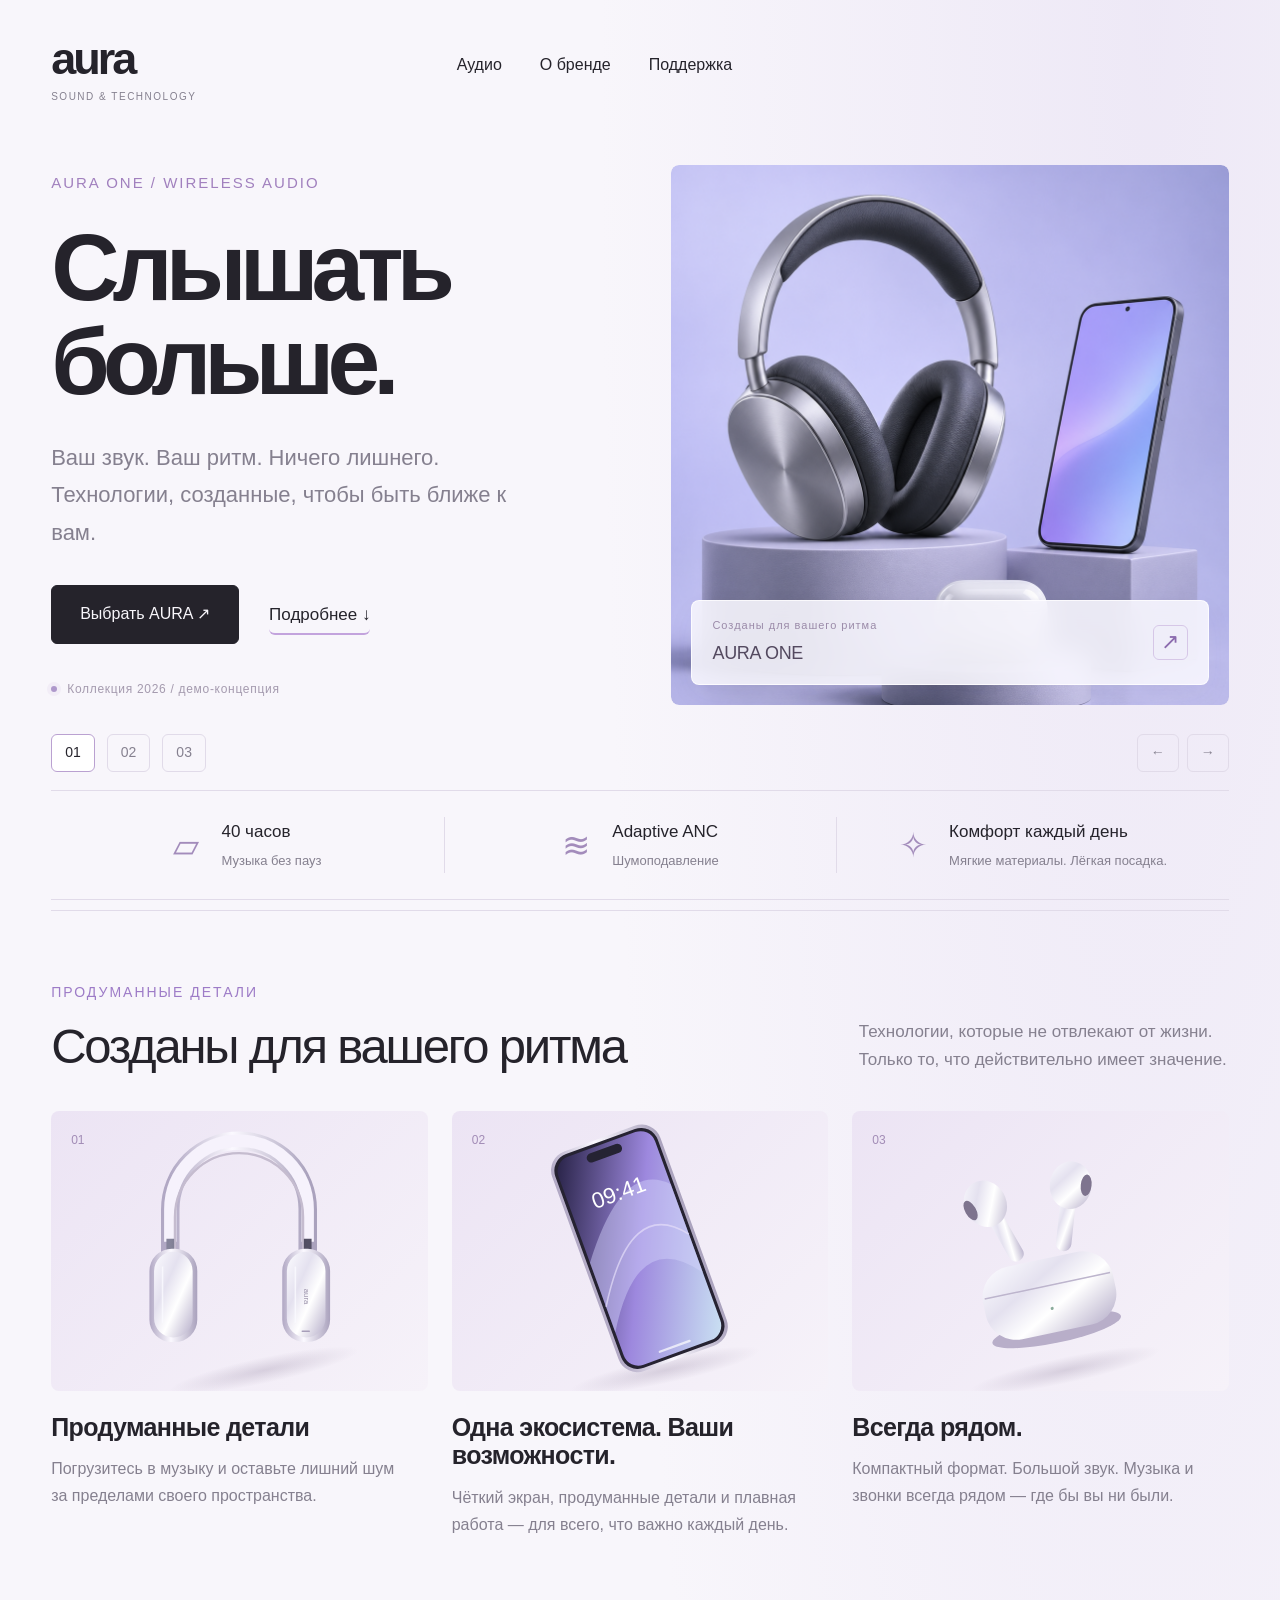
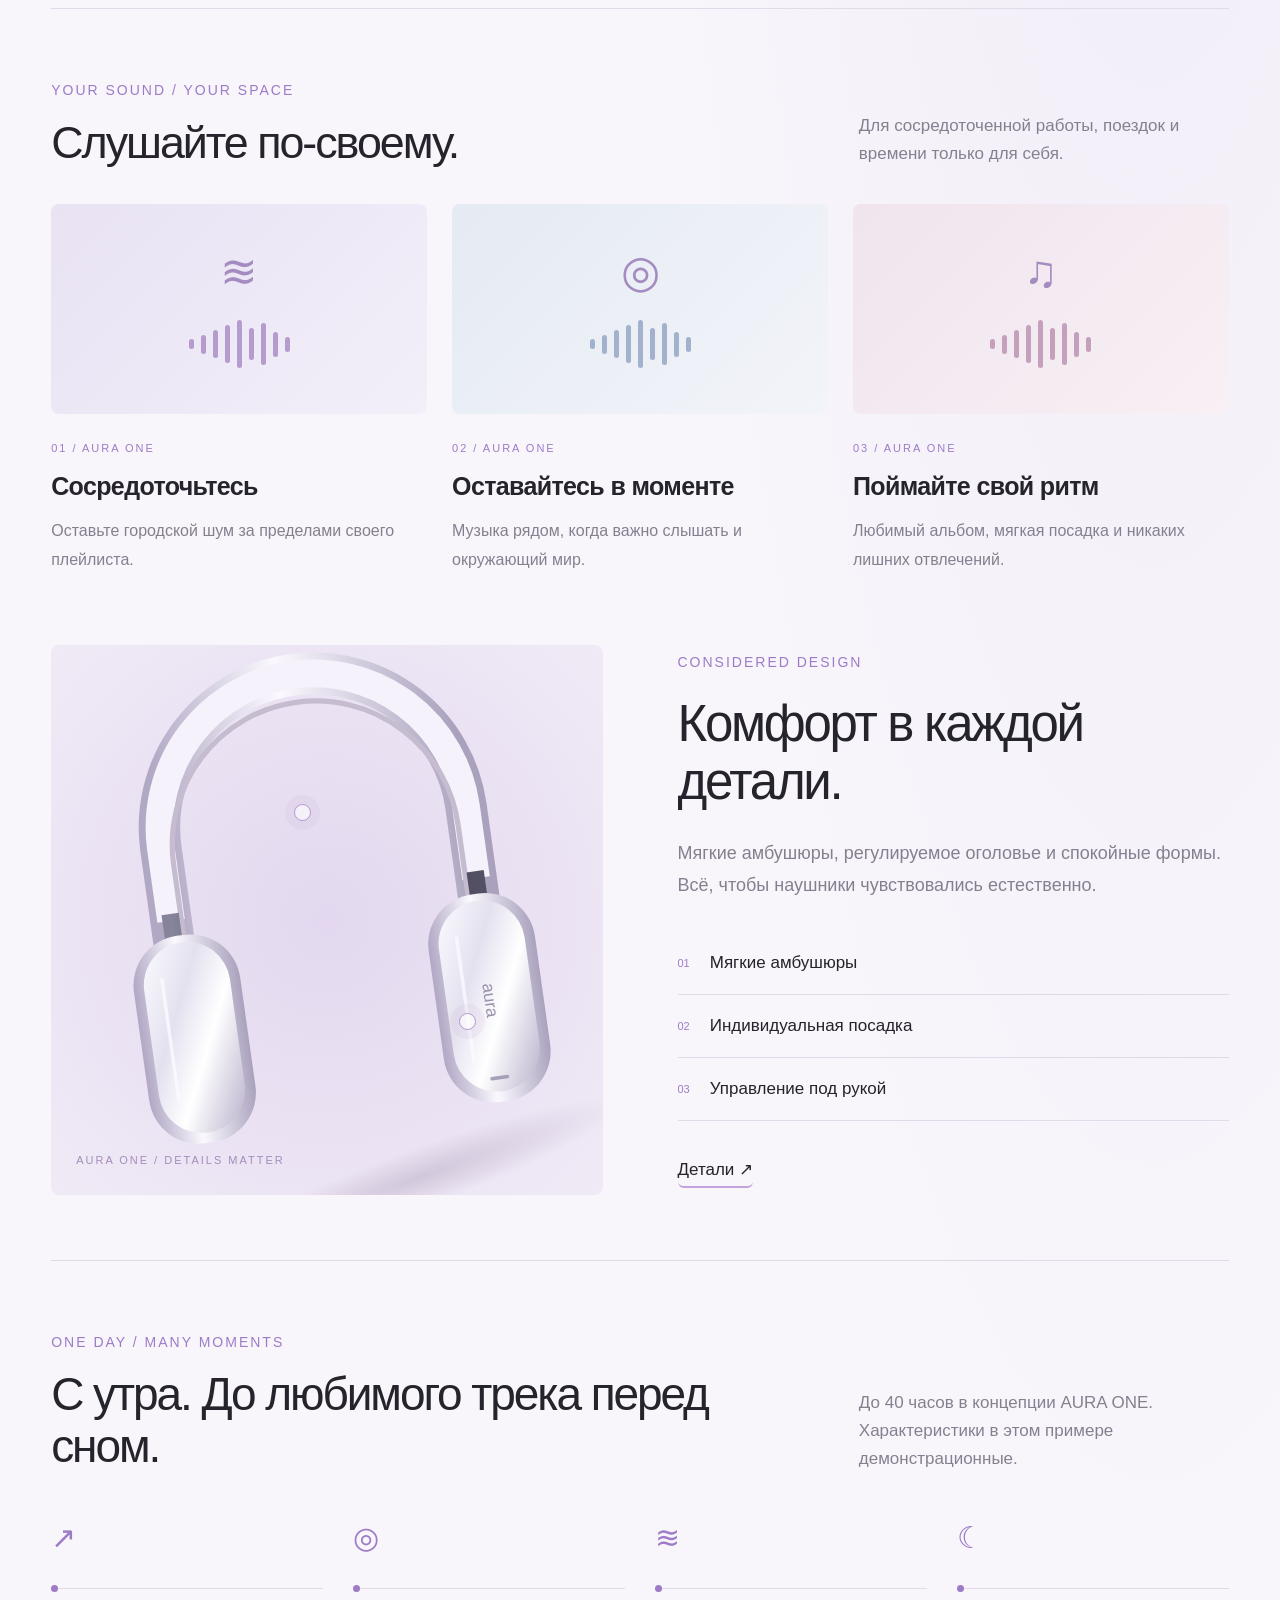
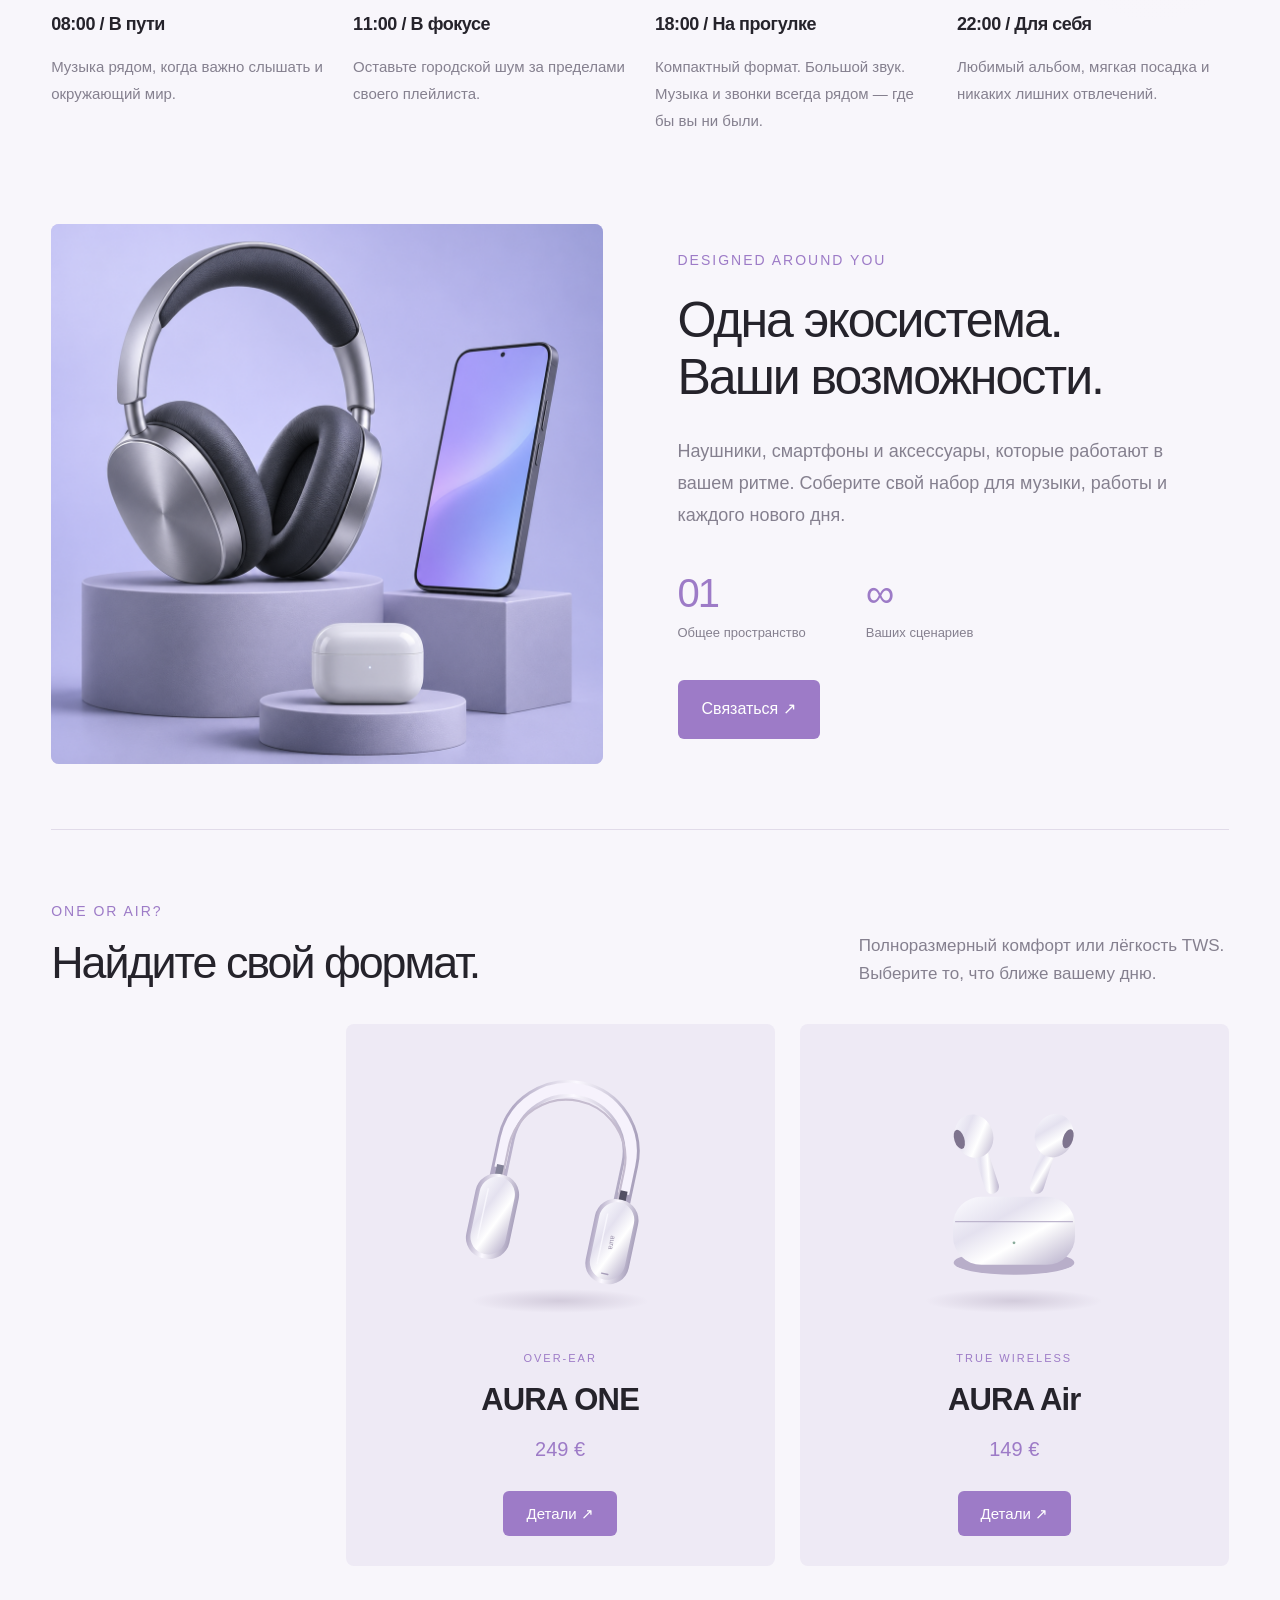
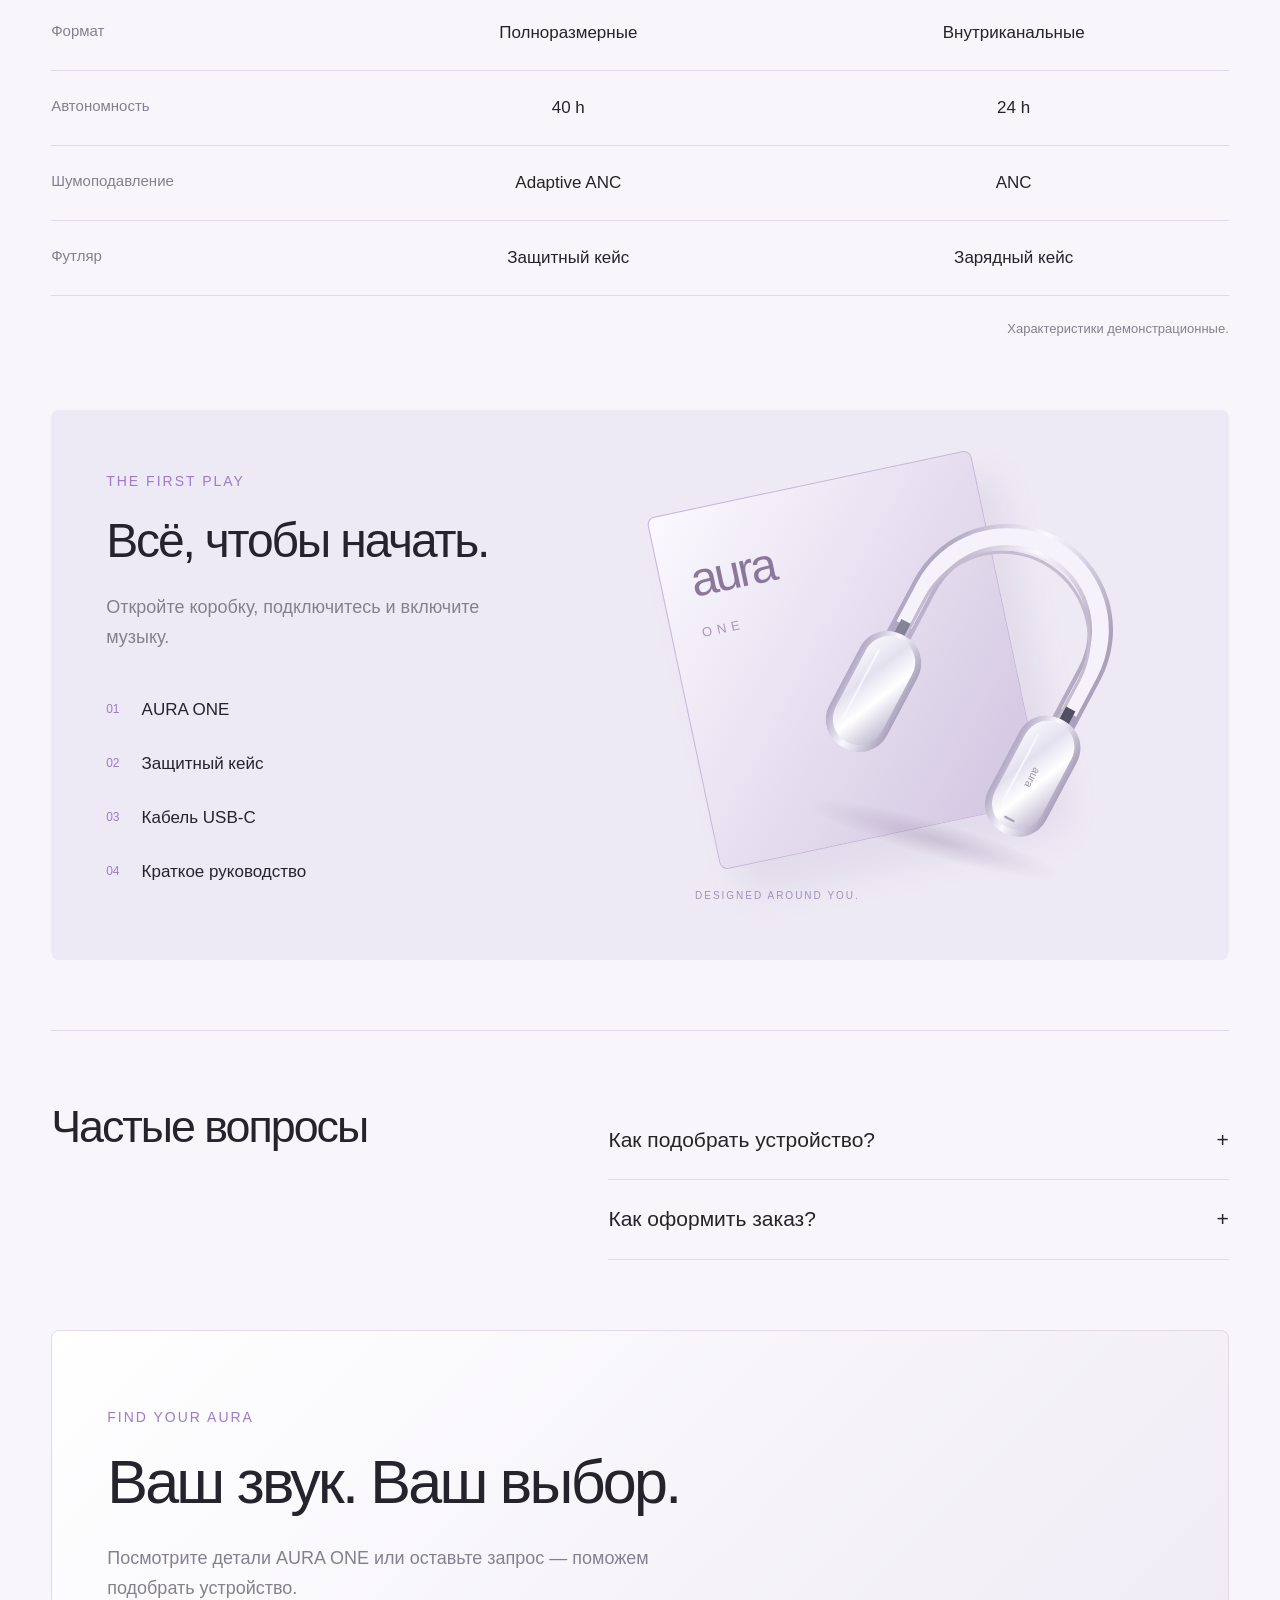
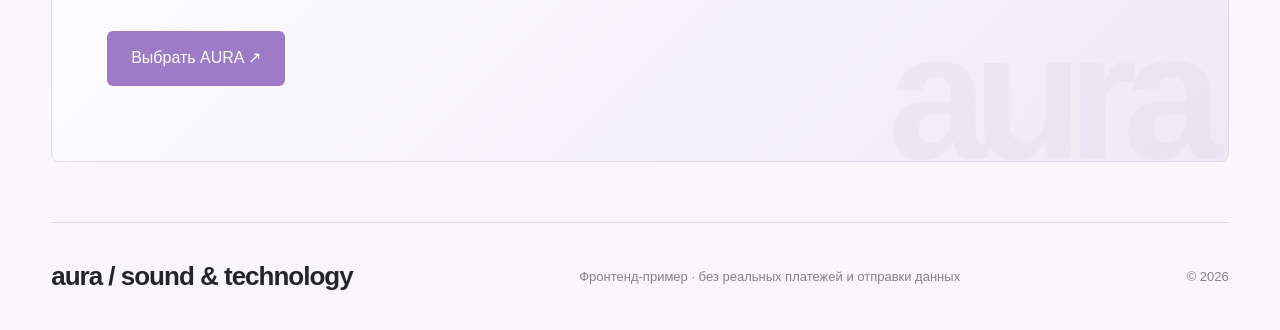
<file: project-preview.html>
<!doctype html>
<html lang="ru"><head><meta charset="utf-8"><meta name="viewport" content="width=device-width,initial-scale=1"><title>Интерактивный пример проекта</title><link rel="stylesheet" href="css/project-showcase.css"><link rel="stylesheet" href="css/aura-showcase.css"><script defer src="js/preview-i18n.js"></script><script defer src="js/project-showcase.js"></script></head><body><div id="demo"></div></body></html>
</file>
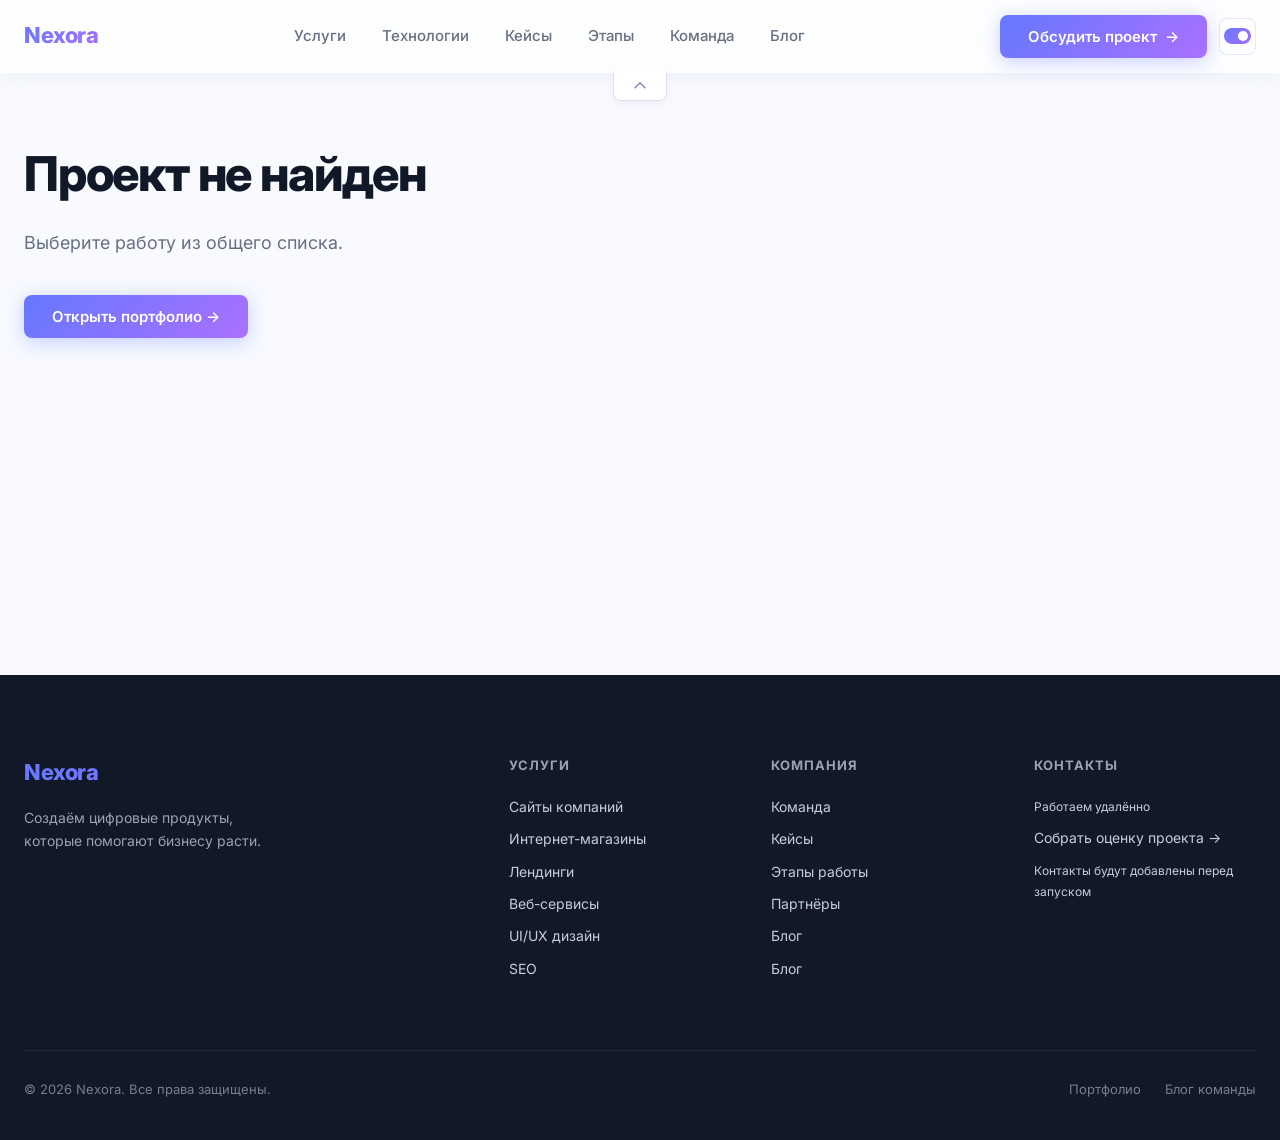
<file: project.html>
<!DOCTYPE html>
<html lang="ru">
<head>
  <meta charset="UTF-8">
  <meta name="viewport" content="width=device-width, initial-scale=1.0">
  <title>Проект — Nexora</title>
  <meta name="description" content="Проект команды Nexora: сайты, веб-продукты, разработка и поддержка.">
  <!-- Open Graph -->
  <meta property="og:title" content="Проект — Nexora">
  <meta property="og:description" content="Создаём сайты и digital-продукты под ваш бизнес. Продуманный дизайн, сильная разработка и маркетинговый подход.">
  <meta property="og:type" content="website">
  <!-- canonical placeholder -->
  <!-- <link rel="canonical" href="https://nexora.ru/"> -->

  <!-- Preconnect for fonts -->
  <link rel="preconnect" href="https://fonts.googleapis.com">
  <link rel="preconnect" href="https://fonts.gstatic.com" crossorigin>
  <link href="https://fonts.googleapis.com/css2?family=Inter:wght@300;400;500;600;700;800&display=swap" rel="stylesheet">

  <!-- CSS -->
  <link rel="stylesheet" href="css/reset.css">
  <link rel="stylesheet" href="css/variables.css">
  <link rel="stylesheet" href="css/style.css">
  <link rel="stylesheet" href="css/responsive.css">
  <link rel="stylesheet" href="css/enhancements.css">
  <link rel="stylesheet" href="css/process-flow.css">
  <script src="js/motion.js" defer></script>
</head>
<body data-page="project"><a class="skip-link" href="#main">Перейти к содержимому</a>
  <header class="header" role="banner">
    <div class="container">
      <div class="header__inner">
        <a href="index.html" class="header__logo" aria-label="Nexora — главная">Nexora</a>

        <nav class="header__nav" aria-label="Главное меню">
          <ul>
            <li><a href="index.html#services">Услуги</a></li>
            <li><a href="index.html#technologies">Технологии</a></li>
            <li><a href="portfolio.html">Кейсы</a></li>
            <li><a href="index.html#process">Этапы</a></li>
            <li><a href="index.html#team">Команда</a></li>
            <li><a href="blog.html">Блог</a></li>
          </ul>
        </nav>

        <div class="header__actions">
          <a href="index.html#contact" class="btn-primary header__cta">Обсудить проект <span aria-hidden="true">→</span></a>
          <button class="motion-toggle header__motion" type="button" data-motion-toggle aria-pressed="false" aria-label="Включить анимацию на сайте" title="Включить или выключить анимацию"><span class="motion-toggle__track" aria-hidden="true"></span></button>
          <button class="header__burger" aria-label="Открыть меню" aria-expanded="false" aria-controls="mobile-menu">
            <span class="burger-line"></span>
            <span class="burger-line"></span>
            <span class="burger-line"></span>
          </button>
        </div>
      </div>
    </div>
  </header>

  <!-- ============================================================
       MOBILE MENU
  ============================================================ -->
  <div class="mobile-menu" id="mobile-menu" role="dialog" aria-modal="true" aria-label="Мобильное меню">
    <div class="mobile-menu__head">
      <span class="mobile-menu__logo">Nexora</span>
      <button class="mobile-menu__close" aria-label="Закрыть меню">×</button>
    </div>
    <nav class="mobile-menu__nav">
      <a href="index.html#services">Услуги</a>
      <a href="index.html#technologies">Технологии</a>
      <a href="portfolio.html">Кейсы</a>
      <a href="index.html#process">Этапы</a>
      <a href="index.html#team">Команда</a>
      <a href="blog.html">Блог</a>
    </nav>
    <div class="mobile-menu__footer">
      <a href="index.html#contact" class="btn-primary">Обсудить проект →</a>
    </div>
  </div>

<main id="main"><section class="page-section"><div class="container project-detail" id="project-detail"></div></section></main>  <footer class="footer" role="contentinfo">
    <div class="container">
      <div class="footer__top">

        <!-- Brand column -->
        <div class="footer__brand">
          <a href="index.html" class="footer__logo">Nexora</a>
          <p class="footer__desc">Создаём цифровые продукты, которые помогают бизнесу расти.</p>
          
        </div>

        <!-- Services column -->
        <div class="footer__col">
          <h4 class="footer__col-title">Услуги</h4>
          <ul>
            <li><a href="index.html#services">Сайты компаний</a></li>
            <li><a href="index.html#services">Интернет-магазины</a></li>
            <li><a href="index.html#services">Лендинги</a></li>
            <li><a href="index.html#services">Веб-сервисы</a></li>
            <li><a href="index.html#services">UI/UX дизайн</a></li>
            <li><a href="index.html#services">SEO</a></li>
          </ul>
        </div>

        <!-- Company column -->
        <div class="footer__col">
          <h4 class="footer__col-title">Компания</h4>
          <ul>
            <li><a href="index.html#team">Команда</a></li>
            <li><a href="portfolio.html">Кейсы</a></li>
            <li><a href="index.html#process">Этапы работы</a></li>
            <li><a href="index.html#partners">Партнёры</a></li>
            <li><a href="blog.html">Блог</a></li>
            <li><a href="blog.html">Блог</a></li>
          </ul>
        </div>

        <!-- Contacts column -->
        <div class="footer__col">
          <h4 class="footer__col-title">Контакты</h4>
          <ul class="footer__contacts"><li><span>Работаем удалённо</span></li><li><a href="index.html#contact">Собрать оценку проекта →</a></li><li><span>Контакты будут добавлены перед запуском</span></li></ul>
        </div>

      </div>

      <div class="footer__bottom">
        <p class="footer__copy">© 2026 Nexora. Все права защищены.</p>
        <div class="footer__bottom-links"><a href="portfolio.html">Портфолио</a><a href="blog.html">Блог команды</a></div>
      </div>
    </div>
  </footer>

<script src="js/content.js"></script><script src="js/enhancements.js"></script><script src="js/main.js"></script><noscript><p class="content-note">Для просмотра материалов включите JavaScript.</p></noscript></body></html>
</file>
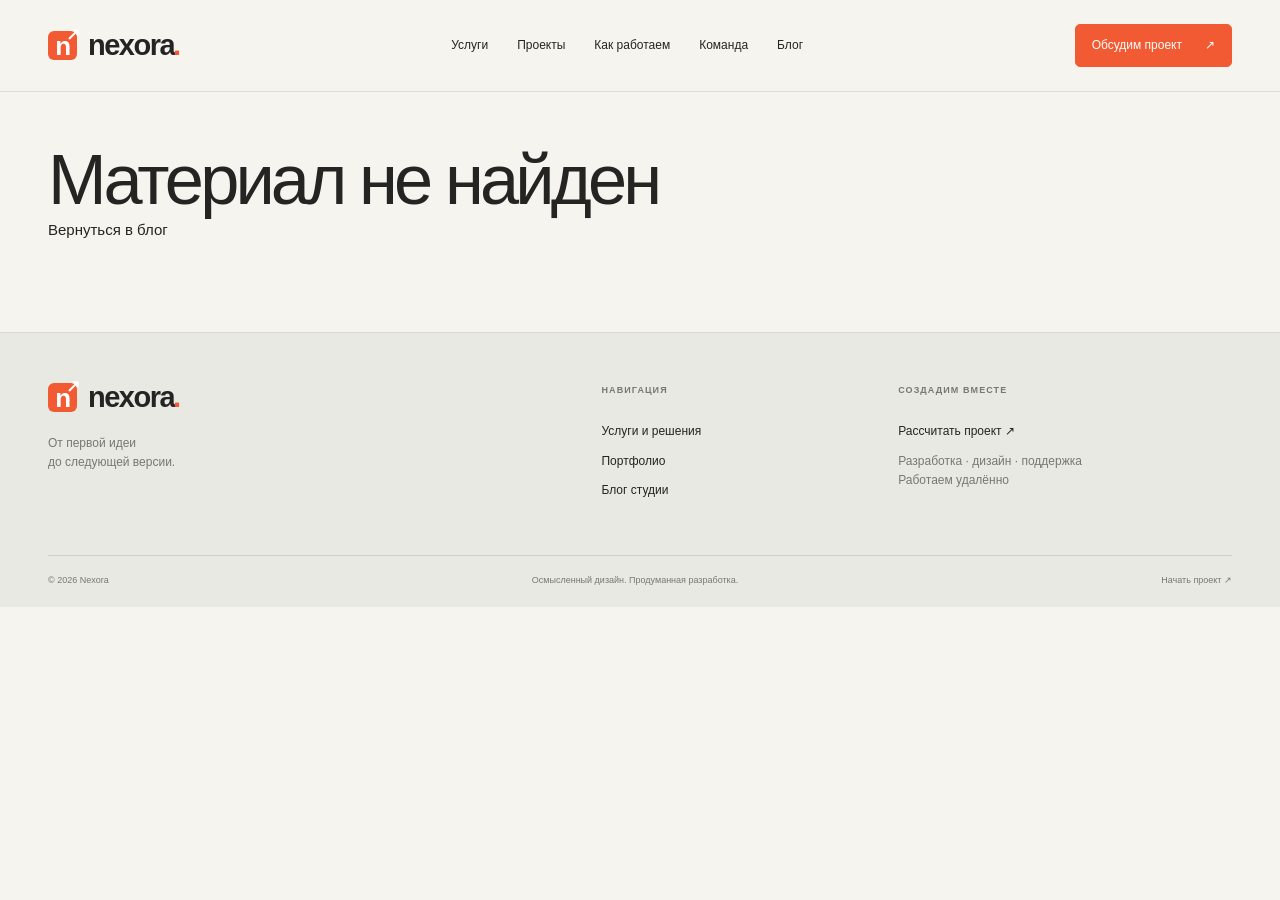
<file: _archive/redesign/article.html>
﻿<!doctype html><html lang="ru"><head><meta charset="utf-8"><meta name="viewport" content="width=device-width,initial-scale=1"><meta name="theme-color" content="#f5f4ef"><title>Материал блога — Nexora</title><meta name="description" content="О создании и развитии цифровых продуктов."><link rel="stylesheet" href="css/site.css"><script src="js/data.js" defer></script><script src="js/site.js" defer></script></head><body data-page="article"><a class="skip-link" href="#main">К содержимому</a><header id="site-header"></header><main id="main"><article class="shell detail" id="article-detail"></article></main><footer id="site-footer"></footer><noscript><p class="notice">Для просмотра списка материалов включите JavaScript. <a href="index.html">Перейти на главную</a>.</p></noscript></body></html>
</file>
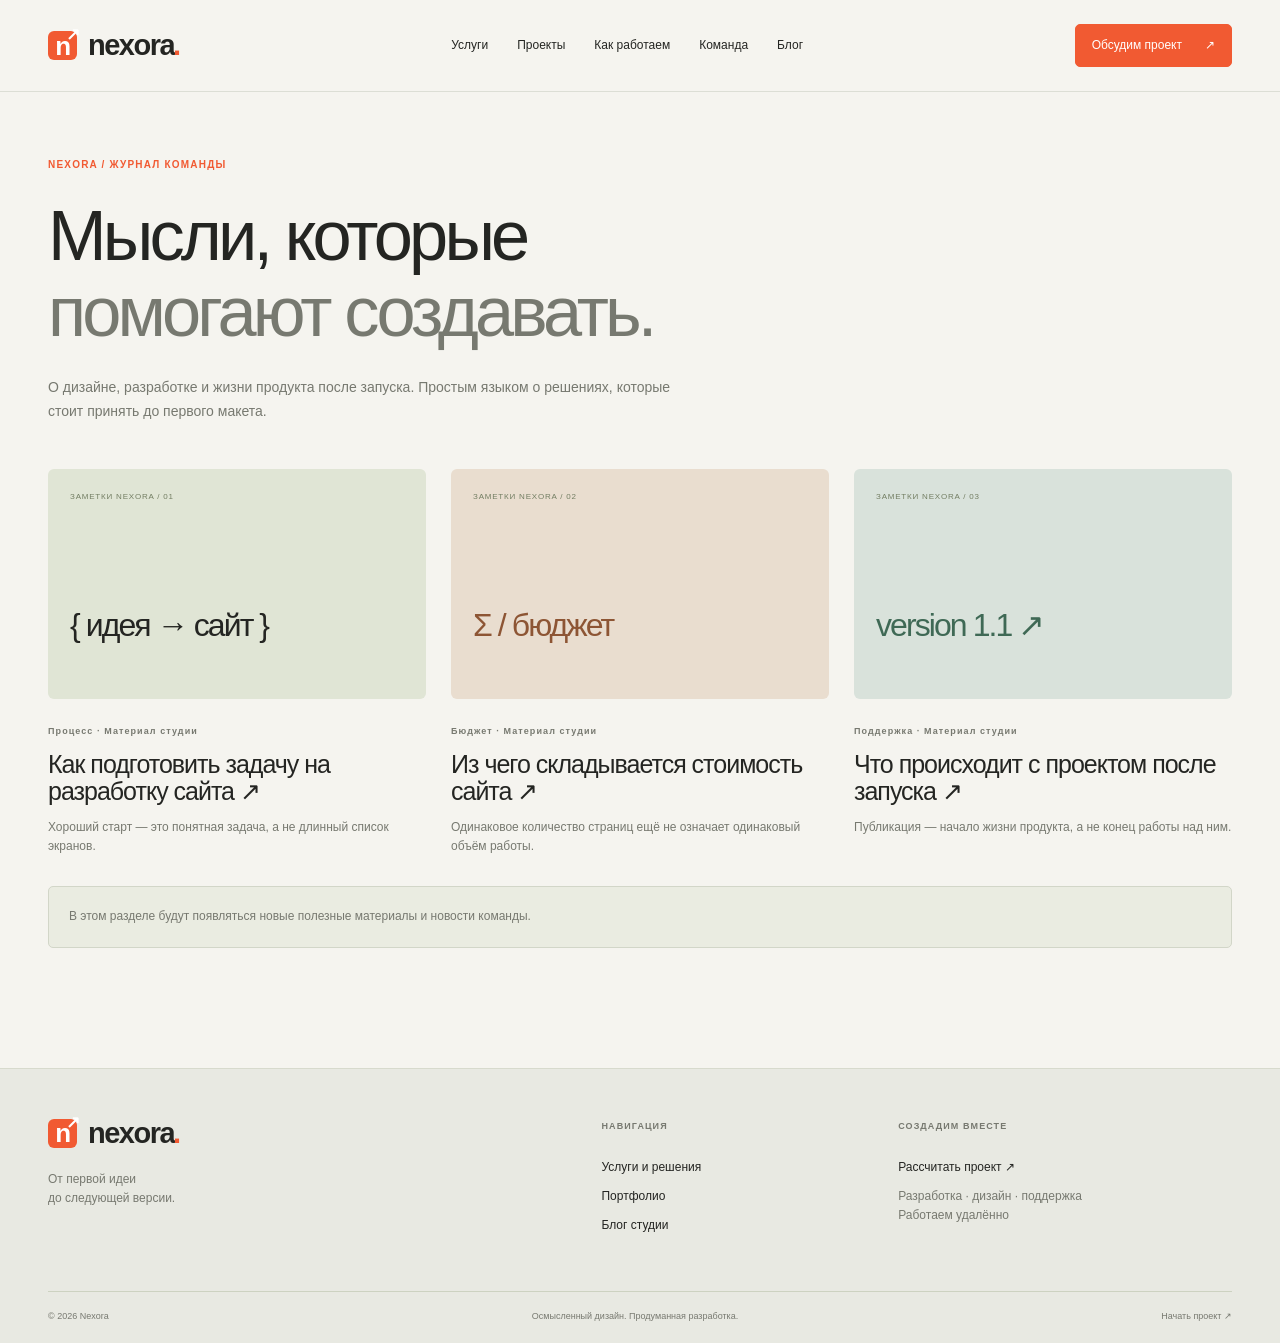
<file: _archive/redesign/blog.html>
﻿<!doctype html><html lang="ru"><head><meta charset="utf-8"><meta name="viewport" content="width=device-width,initial-scale=1"><meta name="theme-color" content="#f5f4ef"><title>Блог — Nexora</title><meta name="description" content="Материалы Nexora о разработке, бюджете и поддержке сайтов."><link rel="stylesheet" href="css/site.css"><script src="js/data.js" defer></script><script src="js/site.js" defer></script></head><body data-page="blog"><a class="skip-link" href="#main">К содержимому</a><header id="site-header"></header><main id="main"><div class="shell"><section class="page-heading"><div class="eyebrow">NEXORA / ЖУРНАЛ КОМАНДЫ</div><h1>Мысли, которые<br><em>помогают создавать.</em></h1><p class="lead">О дизайне, разработке и жизни продукта после запуска. Простым языком о решениях, которые стоит принять до первого макета.</p></section><section class="page-content" aria-label="Материалы блога"><div class="article-grid" id="article-grid"></div><div class="notice">В этом разделе будут появляться новые полезные материалы и новости команды.</div></section></div></main><footer id="site-footer"></footer><noscript><p class="notice">Для просмотра списка материалов включите JavaScript. <a href="index.html">Перейти на главную</a>.</p></noscript></body></html>
</file>
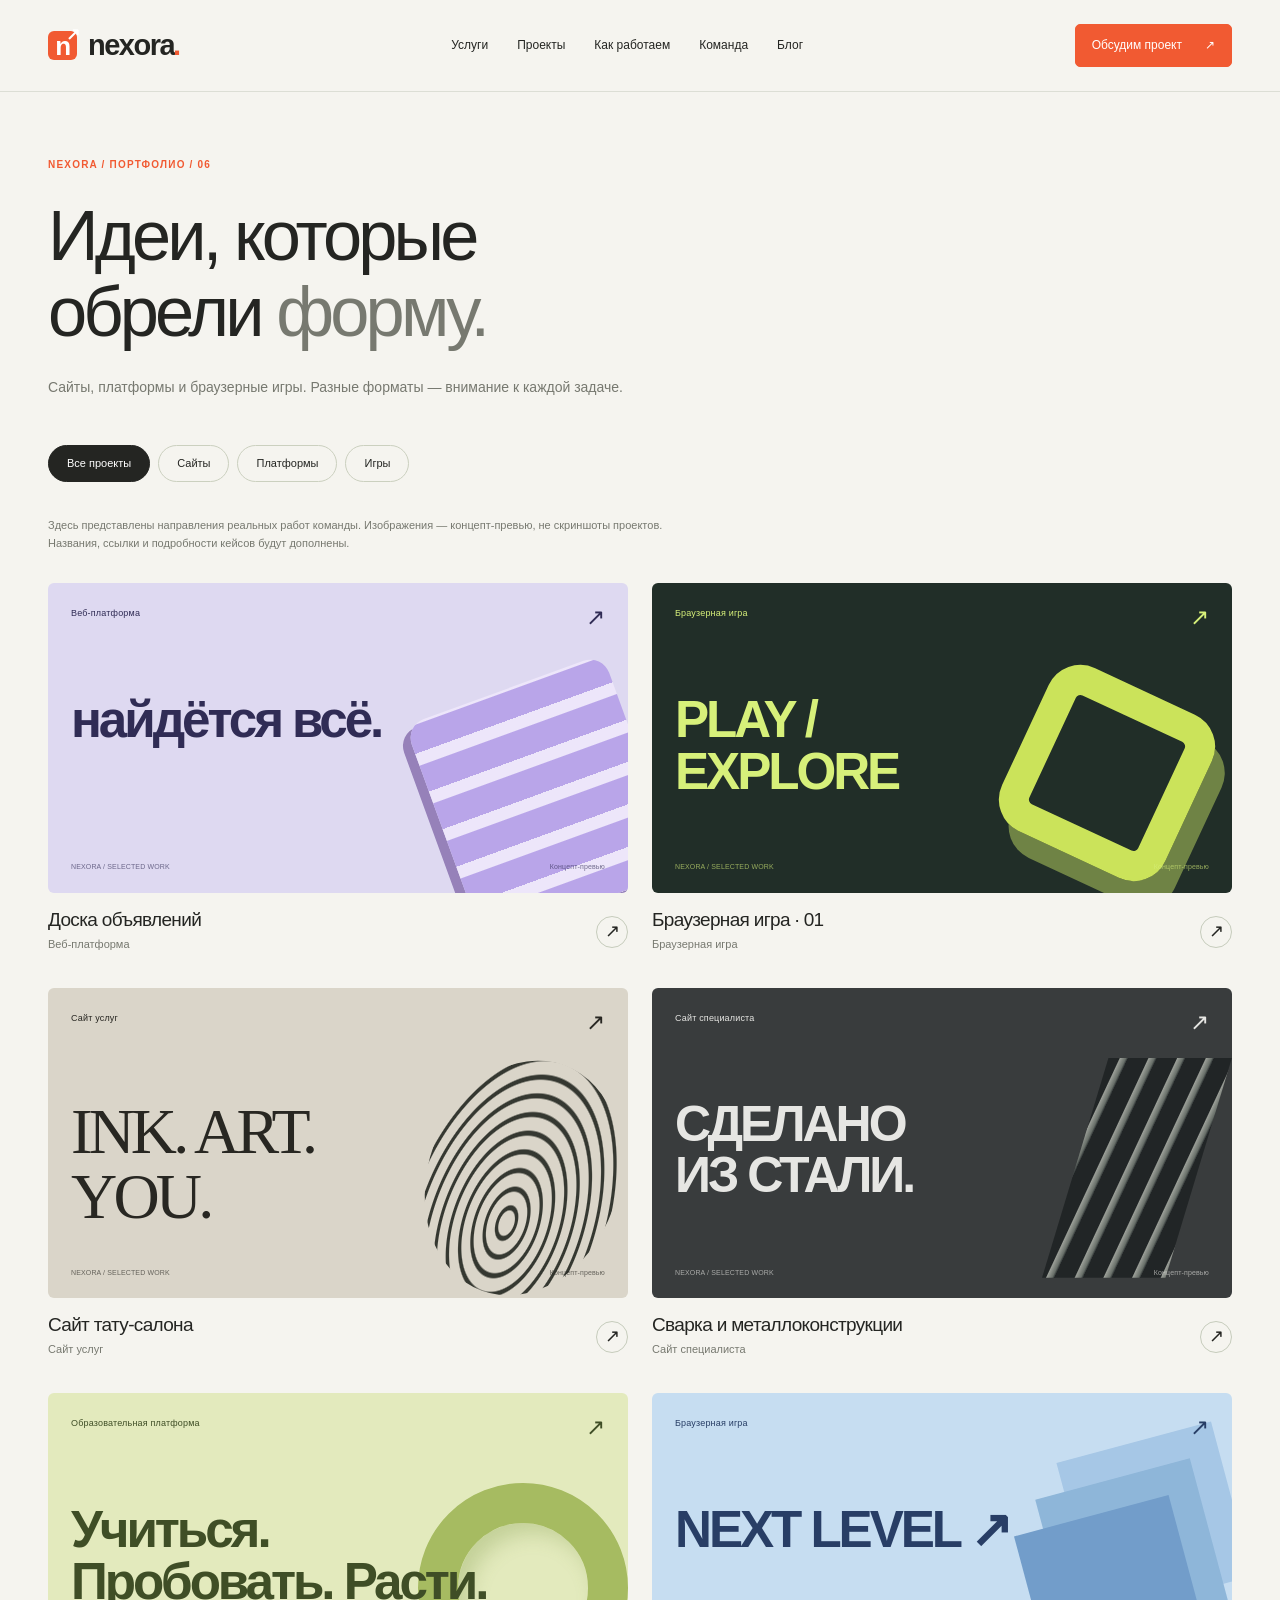
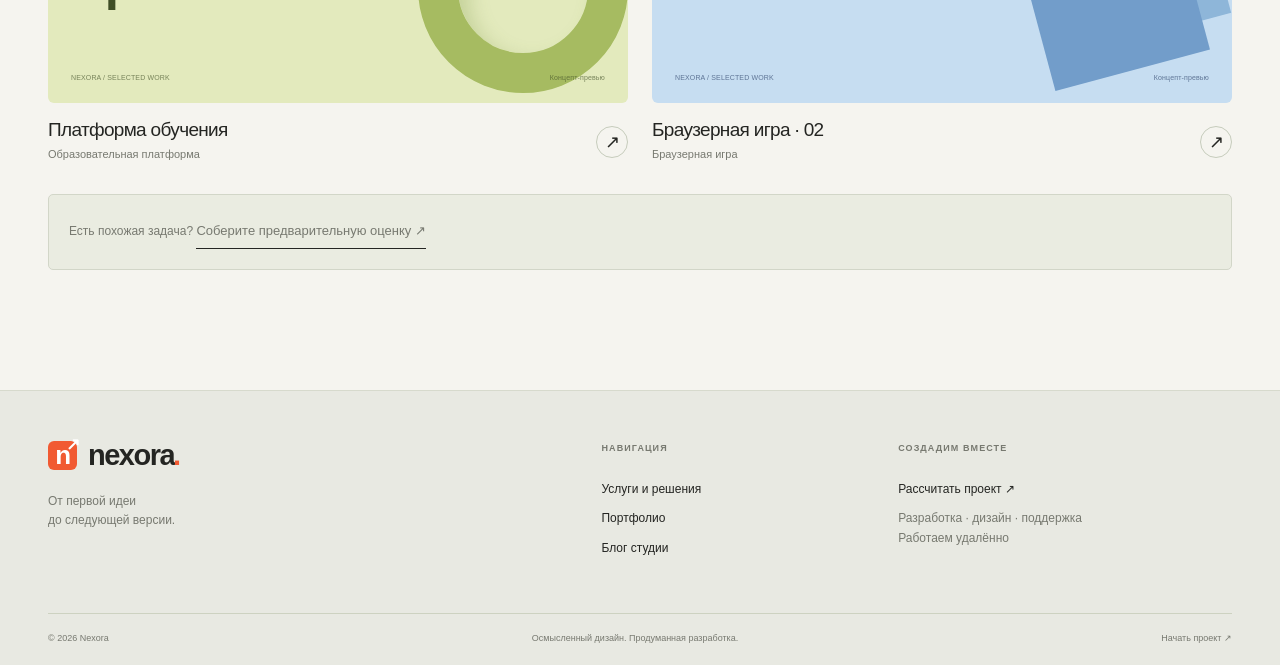
<file: _archive/redesign/portfolio.html>
﻿<!doctype html><html lang="ru"><head><meta charset="utf-8"><meta name="viewport" content="width=device-width,initial-scale=1"><meta name="theme-color" content="#f5f4ef"><title>Портфолио — Nexora</title><meta name="description" content="Сайты, платформы и браузерные игры из портфолио Nexora."><link rel="stylesheet" href="css/site.css"><script src="js/data.js" defer></script><script src="js/site.js" defer></script></head><body data-page="portfolio"><a class="skip-link" href="#main">К содержимому</a><header id="site-header"></header><main id="main"><div class="shell"><section class="page-heading"><div class="eyebrow">NEXORA / ПОРТФОЛИО / <span id="project-count">06</span></div><h1>Идеи, которые<br>обрели <em>форму.</em></h1><p class="lead">Сайты, платформы и браузерные игры. Разные форматы — внимание к каждой задаче.</p></section><section class="page-content" aria-label="Все проекты"><div class="filters" role="group" aria-label="Фильтр проектов"><button class="active" data-filter="all" aria-pressed="true">Все проекты</button><button data-filter="website" aria-pressed="false">Сайты</button><button data-filter="platform" aria-pressed="false">Платформы</button><button data-filter="game" aria-pressed="false">Игры</button></div><p class="portfolio-note">Здесь представлены направления реальных работ команды. Изображения — концепт-превью, не скриншоты проектов. Названия, ссылки и подробности кейсов будут дополнены.</p><div class="project-grid" id="project-grid"></div><div class="notice">Есть похожая задача? <a class="text-link" href="index.html#calculator">Соберите предварительную оценку ↗</a></div></section></div></main><footer id="site-footer"></footer><noscript><p class="notice">Для просмотра списка материалов включите JavaScript. <a href="index.html">Перейти на главную</a>.</p></noscript></body></html>
</file>
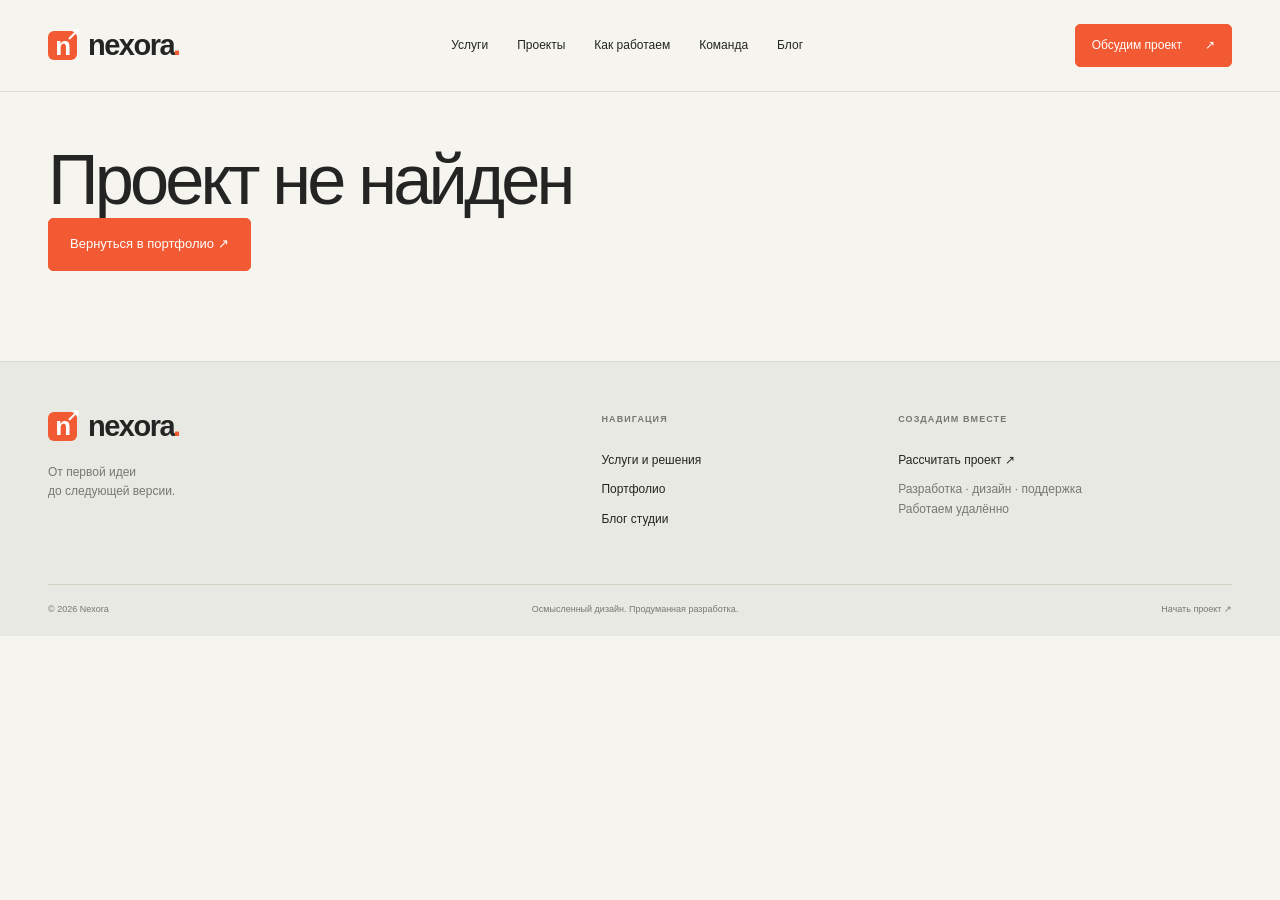
<file: _archive/redesign/project.html>
﻿<!doctype html><html lang="ru"><head><meta charset="utf-8"><meta name="viewport" content="width=device-width,initial-scale=1"><meta name="theme-color" content="#f5f4ef"><title>Проект — Nexora</title><meta name="description" content="Направление, задачи и сценарии проекта Nexora."><link rel="stylesheet" href="css/site.css"><script src="js/data.js" defer></script><script src="js/site.js" defer></script></head><body data-page="project"><a class="skip-link" href="#main">К содержимому</a><header id="site-header"></header><main id="main"><section class="shell detail" id="project-detail"></section></main><footer id="site-footer"></footer><noscript><p class="notice">Для просмотра списка материалов включите JavaScript. <a href="index.html">Перейти на главную</a>.</p></noscript></body></html>
</file>
<file: css/variables.css>
/* ============================================================
   variables.css — CSS Custom Properties for Nexora IT Landing Page
   ============================================================ */

:root {
  /* ── Colors ────────────────────────────────────────────── */
  --bg: #f8faff;
  --bg-2: #fbfbfd;
  --bg-3: #f4f7ff;
  --surface: rgba(255,255,255,0.72);
  --surface-hover: rgba(255,255,255,0.88);
  --border: rgba(255,255,255,0.75);
  --border-subtle: rgba(100,120,180,0.12);

  --text: #111827;
  --text-secondary: #667085;
  --text-muted: #9aa3b4;

  /* ── Brand ─────────────────────────────────────────────── */
  --blue: #6578ff;
  --blue-light: #8490ff;
  --violet: #8d68ff;
  --violet-light: #aa70ff;
  --cyan: #6ccfef;
  --cyan-light: #77e3da;
  --pink: #f2a4d9;
  --green: #4ade80;
  --orange: #fb923c;

  /* ── Gradients ─────────────────────────────────────────── */
  --gradient-cta: linear-gradient(135deg, #6278ff 0%, #8068ff 55%, #a16cf4 100%);
  --gradient-hero-blob-1: radial-gradient(ellipse, rgba(130, 110, 255, 0.22) 0%, transparent 70%);
  --gradient-hero-blob-2: radial-gradient(ellipse, rgba(108, 207, 239, 0.20) 0%, transparent 70%);
  --gradient-hero-blob-3: radial-gradient(ellipse, rgba(242, 164, 217, 0.18) 0%, transparent 70%);

  /* ── Shadows ───────────────────────────────────────────── */
  --shadow-xs: 0 2px 8px rgba(42,63,105,0.05);
  --shadow-sm: 0 8px 24px rgba(42,63,105,0.07);
  --shadow-md: 0 16px 48px rgba(42,63,105,0.09);
  --shadow-lg: 0 30px 80px rgba(42,63,105,0.11);
  --shadow-card: 0 4px 20px rgba(42,63,105,0.07), inset 0 1px 0 rgba(255,255,255,0.8);
  --shadow-card-hover: 0 12px 40px rgba(42,63,105,0.13), inset 0 1px 0 rgba(255,255,255,0.9);

  /* ── Border Radius ─────────────────────────────────────── */
  --radius-xs: 8px;
  --radius-sm: 8px;
  --radius-md: 8px;
  --radius-lg: 8px;
  --radius-xl: 8px;
  --radius-pill: 8px;

  /* ── Spacing ───────────────────────────────────────────── */
  --section-gap: 120px;
  --section-gap-md: 80px;

  /* ── Container ─────────────────────────────────────────── */
  --container-max: 1380px;
  --container-pad: 24px;

  /* ── Transitions ───────────────────────────────────────── */
  --transition-fast: 180ms cubic-bezier(0.2,0.8,0.2,1);
  --transition-base: 280ms cubic-bezier(0.2,0.8,0.2,1);
  --transition-slow: 420ms cubic-bezier(0.2,0.8,0.2,1);

  /* ── Typography ────────────────────────────────────────── */
  --font-sans: 'Inter', -apple-system, BlinkMacSystemFont, 'Segoe UI', sans-serif;

  /* ── Glassmorphism ─────────────────────────────────────── */
  --glass-bg: rgba(255,255,255,0.68);
  --glass-border: rgba(255,255,255,0.80);
  --glass-blur: blur(20px);
  --glass-shadow: 0 20px 60px rgba(64,87,140,0.08), inset 0 1px 0 rgba(255,255,255,0.8);
}
</file>
<file: css/style.css>
/* ============================================================
   Nexora IT — Main Stylesheet
   Theme: Glassmorphism · Pastel Lavender/Blue/Cyan · 2026
   ============================================================ */

/* ----------------------------------------------------------
   1. Google Fonts
   ---------------------------------------------------------- */
@import url('https://fonts.googleapis.com/css2?family=Inter:wght@300;400;500;600;700;800&display=swap');

/* ----------------------------------------------------------
   2. CSS Custom Properties
   ---------------------------------------------------------- */
:root {
  /* Brand Gradients */
  --gradient-cta: linear-gradient(135deg, #6578ff 0%, #aa70ff 100%);
  --gradient-cta-hover: linear-gradient(135deg, #4d63f5 0%, #9960ef 100%);
  --gradient-hero-text: linear-gradient(135deg, #6578ff 0%, #aa70ff 60%, #f0a6d2 100%);
  --gradient-accent: linear-gradient(135deg, #6ccfef 0%, #6578ff 100%);

  /* Shadows */
  --shadow-sm: 0 2px 12px rgba(42, 63, 105, 0.07);
  --shadow-md: 0 6px 24px rgba(42, 63, 105, 0.11);
  --shadow-lg: 0 16px 48px rgba(42, 63, 105, 0.15);
  --shadow-card: 0 4px 24px rgba(42, 63, 105, 0.08);
  --shadow-card-hover: 0 12px 40px rgba(101, 120, 255, 0.18);

  /* Spacing */
  --section-gap: 120px;

  /* Radius */
  --radius-sm: 8px;
  --radius-md: 8px;
  --radius-lg: 8px;
  --radius-xl: 8px;

  /* Colors */
  --color-bg: #f8faff;
  --color-bg-alt: #f4f7ff;
  --color-text: #111827;
  --color-muted: #667085;
  --color-border: rgba(101, 120, 255, 0.18);
  --color-brand: #6578ff;
  --color-brand-violet: #aa70ff;
  --color-brand-cyan: #6ccfef;
  --color-brand-pink: #f2a4d9;

  /* Glass */
  --glass-bg: rgba(255, 255, 255, 0.72);
  --glass-border: rgba(255, 255, 255, 0.80);
  --glass-blur: 20px;
}

/* ----------------------------------------------------------
   3. Base Reset & Body
   ---------------------------------------------------------- */
*,
*::before,
*::after {
  box-sizing: border-box;
  margin: 0;
  padding: 0;
}

html {
  scroll-behavior: smooth;
  -webkit-text-size-adjust: 100%;
}

body {
  font-family: 'Inter', -apple-system, BlinkMacSystemFont, 'Segoe UI', sans-serif;
  background-color: var(--color-bg);
  color: var(--color-text);
  font-size: 16px;
  line-height: 1.6;
  -webkit-font-smoothing: antialiased;
  -moz-osx-font-smoothing: grayscale;
  overflow-x: hidden;
}

img,
video {
  max-width: 100%;
  display: block;
}

a {
  color: inherit;
  text-decoration: none;
}

ul,
ol {
  list-style: none;
}

button {
  font-family: inherit;
  cursor: pointer;
}

input,
select,
textarea {
  font-family: inherit;
}

/* Container */
.container {
  width: min(100% - 48px, 1380px);
  margin-inline: auto;
}

/* ----------------------------------------------------------
   4. Utility Classes
   ---------------------------------------------------------- */
.text-gradient {
  background: var(--gradient-hero-text);
  -webkit-background-clip: text;
  background-clip: text;
  -webkit-text-fill-color: transparent;
  color: transparent;
}

.sr-only,
.visually-hidden {
  position: absolute;
  width: 1px;
  height: 1px;
  padding: 0;
  margin: -1px;
  overflow: hidden;
  clip: rect(0, 0, 0, 0);
  white-space: nowrap;
  border: 0;
}

/* ----------------------------------------------------------
   5. Buttons
   ---------------------------------------------------------- */
.btn-primary {
  display: inline-flex;
  align-items: center;
  gap: 8px;
  background: var(--gradient-cta);
  color: #fff;
  font-weight: 600;
  font-size: 15px;
  padding: 14px 28px;
  border-radius: var(--radius-md);
  border: none;
  cursor: pointer;
  text-decoration: none;
  transition: transform 240ms cubic-bezier(0.2, 0.8, 0.2, 1),
              box-shadow 240ms cubic-bezier(0.2, 0.8, 0.2, 1);
  box-shadow: 0 4px 20px rgba(101, 120, 255, 0.35);
  line-height: 1;
  white-space: nowrap;
  position: relative;
  overflow: hidden;
}

.btn-primary::after {
  content: '';
  position: absolute;
  inset: 0;
  background: rgba(255, 255, 255, 0);
  transition: background 200ms;
}

.btn-primary:hover {
  transform: translateY(-2px);
  box-shadow: 0 8px 32px rgba(101, 120, 255, 0.50);
}

.btn-primary:active {
  transform: translateY(0);
}

.btn-secondary {
  display: inline-flex;
  align-items: center;
  gap: 8px;
  border: 2px solid rgba(101, 120, 255, 0.30);
  color: var(--color-brand);
  background: transparent;
  font-weight: 600;
  font-size: 15px;
  padding: 14px 28px;
  border-radius: var(--radius-md);
  cursor: pointer;
  text-decoration: none;
  transition: background 240ms, border-color 240ms, transform 240ms,
              box-shadow 240ms;
  line-height: 1;
  white-space: nowrap;
}

.btn-secondary:hover {
  background: rgba(101, 120, 255, 0.06);
  border-color: rgba(101, 120, 255, 0.50);
  transform: translateY(-2px);
  box-shadow: 0 4px 16px rgba(101, 120, 255, 0.12);
}

.btn-secondary:active {
  transform: translateY(0);
}

.btn-text {
  display: inline-flex;
  align-items: center;
  gap: 6px;
  border: none;
  background: transparent;
  color: var(--color-brand);
  font-weight: 600;
  font-size: 15px;
  cursor: pointer;
  text-decoration: none;
  transition: gap 240ms, opacity 200ms;
  padding: 0;
  line-height: 1;
}

.btn-text:hover {
  gap: 10px;
  opacity: 0.85;
}

.btn-text::after {
  content: '→';
  transition: transform 240ms;
}

.btn-text:hover::after {
  transform: translateX(2px);
}

/* ----------------------------------------------------------
   6. Header
   ---------------------------------------------------------- */
.header {
  position: fixed;
  top: 0;
  left: 0;
  right: 0;
  z-index: 1000;
  background: rgba(255, 255, 255, 0.72);
  backdrop-filter: blur(18px);
  -webkit-backdrop-filter: blur(18px);
  border-bottom: 1px solid rgba(255, 255, 255, 0.65);
  box-shadow: 0 2px 20px rgba(42, 63, 105, 0.06);
  transition: all 280ms cubic-bezier(0.2, 0.8, 0.2, 1);
}

.header.scrolled {
  background: rgba(255, 255, 255, 0.88);
  backdrop-filter: blur(22px);
  -webkit-backdrop-filter: blur(22px);
  box-shadow: 0 4px 32px rgba(42, 63, 105, 0.12);
  border-bottom-color: rgba(255, 255, 255, 0.75);
}

.header__inner {
  display: flex;
  align-items: center;
  justify-content: space-between;
  height: 72px;
}

.header__logo {
  font-size: 22px;
  font-weight: 800;
  background: var(--gradient-cta);
  -webkit-background-clip: text;
  background-clip: text;
  -webkit-text-fill-color: transparent;
  color: transparent;
  letter-spacing: -0.02em;
  text-decoration: none;
  flex-shrink: 0;
}

.header__nav ul {
  display: flex;
  gap: 36px;
  list-style: none;
  align-items: center;
}

.header__nav a {
  font-size: 15px;
  color: var(--color-muted);
  font-weight: 500;
  text-decoration: none;
  transition: color 200ms;
  position: relative;
}

.header__nav a::after {
  content: '';
  position: absolute;
  bottom: -3px;
  left: 0;
  right: 0;
  height: 2px;
  background: var(--gradient-cta);
  border-radius: 2px;
  transform: scaleX(0);
  transition: transform 240ms cubic-bezier(0.2, 0.8, 0.2, 1);
  transform-origin: left;
}

.header__nav a:hover {
  color: var(--color-text);
}

.header__nav a:hover::after,
.header__nav a.active::after {
  transform: scaleX(1);
}

.header__nav a.active {
  color: var(--color-text);
}

.header__actions {
  display: flex;
  align-items: center;
  gap: 16px;
}

.header__cta .btn-primary {
  padding: 10px 22px;
  font-size: 14px;
  border-radius: 8px;
}

.header__burger {
  display: none;
  flex-direction: column;
  gap: 5px;
  width: 32px;
  height: 32px;
  align-items: center;
  justify-content: center;
  background: transparent;
  border: none;
  cursor: pointer;
  padding: 4px;
  border-radius: 8px;
  transition: background 200ms;
}

.header__burger:hover {
  background: rgba(101, 120, 255, 0.08);
}

.header__burger span {
  display: block;
  width: 20px;
  height: 2px;
  background: var(--color-text);
  border-radius: 2px;
  transition: transform 280ms, opacity 280ms;
}

.header__burger.open span:nth-child(1) {
  transform: translateY(7px) rotate(45deg);
}

.header__burger.open span:nth-child(2) {
  opacity: 0;
  transform: scaleX(0);
}

.header__burger.open span:nth-child(3) {
  transform: translateY(-7px) rotate(-45deg);
}

/* ----------------------------------------------------------
   7. Mobile Menu
   ---------------------------------------------------------- */
.mobile-menu {
  position: fixed;
  inset: 0;
  z-index: 2000;
  background: rgba(255, 255, 255, 0.96);
  backdrop-filter: blur(24px);
  -webkit-backdrop-filter: blur(24px);
  display: flex;
  flex-direction: column;
  padding: 24px;
  opacity: 0;
  pointer-events: none;
  transform: translateY(-10px);
  transition: opacity 280ms cubic-bezier(0.2, 0.8, 0.2, 1),
              transform 280ms cubic-bezier(0.2, 0.8, 0.2, 1);
}

.mobile-menu.open {
  opacity: 1;
  pointer-events: all;
  transform: translateY(0);
}

.mobile-menu__head {
  display: flex;
  align-items: center;
  justify-content: space-between;
  height: 72px;
  margin-bottom: 16px;
}

.mobile-menu__logo {
  font-size: 22px;
  font-weight: 800;
  background: var(--gradient-cta);
  -webkit-background-clip: text;
  background-clip: text;
  -webkit-text-fill-color: transparent;
  color: transparent;
}

.mobile-menu__close {
  width: 36px;
  height: 36px;
  display: flex;
  align-items: center;
  justify-content: center;
  background: rgba(101, 120, 255, 0.08);
  border: none;
  border-radius: 8px;
  font-size: 20px;
  color: var(--color-text);
  cursor: pointer;
  transition: background 200ms;
}

.mobile-menu__close:hover {
  background: rgba(101, 120, 255, 0.16);
}

.mobile-menu__nav {
  flex: 1;
  display: flex;
  flex-direction: column;
}

.mobile-menu__nav a {
  font-size: 22px;
  font-weight: 700;
  color: var(--color-text);
  padding: 16px 0;
  border-bottom: 1px solid rgba(0, 0, 0, 0.06);
  text-decoration: none;
  transition: color 200ms, padding-left 200ms;
}

.mobile-menu__nav a:hover {
  color: var(--color-brand);
  padding-left: 6px;
}

.mobile-menu__footer {
  margin-top: 32px;
  display: flex;
  flex-direction: column;
  gap: 12px;
}

.mobile-menu__footer .btn-primary,
.mobile-menu__footer .btn-secondary {
  width: 100%;
  justify-content: center;
  font-size: 16px;
  padding: 16px 28px;
}

/* ----------------------------------------------------------
   8. Background Blobs
   ---------------------------------------------------------- */
.blob {
  position: absolute;
  border-radius: 50%;
  filter: blur(70px);
  pointer-events: none;
  z-index: 0;
}

.blob--1 {
  width: 500px;
  height: 400px;
  top: -100px;
  right: -100px;
  background: radial-gradient(ellipse, rgba(130, 110, 255, 0.22) 0%, transparent 70%);
  animation: blobDrift1 18s ease-in-out infinite alternate;
}

.blob--2 {
  width: 400px;
  height: 350px;
  bottom: 0;
  left: -80px;
  background: radial-gradient(ellipse, rgba(108, 207, 239, 0.20) 0%, transparent 70%);
  animation: blobDrift2 22s ease-in-out infinite alternate;
}

.blob--3 {
  width: 300px;
  height: 300px;
  top: 40%;
  left: 30%;
  background: radial-gradient(ellipse, rgba(242, 164, 217, 0.18) 0%, transparent 70%);
  animation: blobDrift3 26s ease-in-out infinite alternate;
}

@keyframes blobDrift1 {
  0%   { transform: translate(0, 0) scale(1); }
  100% { transform: translate(30px, 20px) scale(1.08); }
}

@keyframes blobDrift2 {
  0%   { transform: translate(0, 0) scale(1); }
  100% { transform: translate(-20px, -30px) scale(1.05); }
}

@keyframes blobDrift3 {
  0%   { transform: translate(0, 0) scale(1); }
  100% { transform: translate(20px, -20px) scale(1.1); }
}

/* ----------------------------------------------------------
   9. Hero Section
   ---------------------------------------------------------- */
#hero {
  padding-top: 140px;
  padding-bottom: 80px;
  position: relative;
  overflow: hidden;
  min-height: 100vh;
  display: flex;
  align-items: center;
}

.hero__inner {
  display: grid;
  grid-template-columns: 1fr 1fr;
  gap: 60px;
  align-items: center;
  position: relative;
  z-index: 1;
}

.hero__content {
  display: flex;
  flex-direction: column;
}

.hero__eyebrow {
  display: inline-flex;
  align-items: center;
  gap: 8px;
  font-size: 12px;
  font-weight: 600;
  color: var(--color-brand);
  letter-spacing: 0.08em;
  text-transform: uppercase;
  margin-bottom: 20px;
}

.hero__eyebrow::before {
  content: '';
  display: inline-block;
  width: 20px;
  height: 2px;
  background: var(--gradient-cta);
  border-radius: 2px;
}

.hero__title {
  font-size: clamp(42px, 5vw, 68px);
  font-weight: 800;
  line-height: 1.0;
  color: var(--color-text);
  margin-bottom: 20px;
  letter-spacing: -0.03em;
}

.hero__title .gradient-word {
  background: var(--gradient-hero-text);
  -webkit-background-clip: text;
  background-clip: text;
  -webkit-text-fill-color: transparent;
  color: transparent;
}

.hero__title .gradient-line {
  display: block;
  background: var(--gradient-hero-text);
  -webkit-background-clip: text;
  background-clip: text;
  -webkit-text-fill-color: transparent;
  color: transparent;
}

.hero__subtitle {
  font-size: 17px;
  color: var(--color-muted);
  line-height: 1.7;
  margin-bottom: 36px;
  max-width: 500px;
}

.hero__actions {
  display: flex;
  align-items: center;
  gap: 16px;
  margin-bottom: 44px;
  flex-wrap: wrap;
}

.hero__stats {
  display: flex;
  gap: 40px;
  flex-wrap: wrap;
}

.hero__stat {
  display: flex;
  flex-direction: column;
}

.hero__stat-value {
  font-size: 28px;
  font-weight: 800;
  color: var(--color-text);
  letter-spacing: -0.03em;
  line-height: 1.1;
}

.hero__stat-value span {
  background: var(--gradient-cta);
  -webkit-background-clip: text;
  background-clip: text;
  -webkit-text-fill-color: transparent;
  color: transparent;
}

.hero__stat-label {
  font-size: 13px;
  color: var(--color-muted);
  margin-top: 4px;
  font-weight: 400;
}

.hero__visual {
  position: relative;
  display: flex;
  align-items: center;
  justify-content: center;
}

/* ----------------------------------------------------------
   10. Comparison Slider
   ---------------------------------------------------------- */
.comparison-slider {
  position: relative;
  width: 100%;
  border-radius: var(--radius-xl);
  overflow: hidden;
  aspect-ratio: 4 / 3;
  user-select: none;
  cursor: ew-resize;
  box-shadow: var(--shadow-lg);
  touch-action: none;
}

.comparison-slider__before,
.comparison-slider__after {
  position: absolute;
  inset: 0;
  width: 100%;
  height: 100%;
}

.comparison-slider__before img,
.comparison-slider__after img {
  width: 100%;
  height: 100%;
  object-fit: cover;
  pointer-events: none;
  display: block;
}

.comparison-slider__after {
  clip-path: inset(0 0 0 50%);
  transition: clip-path 0ms;
}

.comparison-slider__divider {
  position: absolute;
  top: 0;
  bottom: 0;
  left: 50%;
  width: 2px;
  background: rgba(255, 255, 255, 0.9);
  transform: translateX(-50%);
  pointer-events: none;
  z-index: 5;
  box-shadow: 0 0 10px rgba(0, 0, 0, 0.15);
}

.comparison-slider__handle {
  position: absolute;
  top: 50%;
  left: 50%;
  width: 44px;
  height: 44px;
  transform: translate(-50%, -50%);
  border-radius: 50%;
  background: #fff;
  box-shadow: 0 4px 20px rgba(0, 0, 0, 0.25);
  display: flex;
  align-items: center;
  justify-content: center;
  font-size: 14px;
  color: var(--color-brand);
  font-weight: 700;
  cursor: grab;
  z-index: 10;
  border: 2px solid rgba(101, 120, 255, 0.20);
  transition: transform 80ms, box-shadow 200ms;
  pointer-events: none;
}

.comparison-slider__handle::before {
  content: '‹';
  margin-right: 1px;
  font-size: 16px;
}

.comparison-slider__handle::after {
  content: '›';
  margin-left: 1px;
  font-size: 16px;
}

.comparison-slider:active .comparison-slider__handle {
  cursor: grabbing;
  box-shadow: 0 6px 28px rgba(0, 0, 0, 0.30);
  transform: translate(-50%, -50%) scale(1.06);
}

.comparison-slider__label {
  position: absolute;
  top: 16px;
  background: rgba(0, 0, 0, 0.40);
  color: #fff;
  font-size: 11px;
  font-weight: 600;
  padding: 4px 10px;
  border-radius: 8px;
  letter-spacing: 0.04em;
  z-index: 6;
  pointer-events: none;
  backdrop-filter: blur(4px);
  -webkit-backdrop-filter: blur(4px);
}

.comparison-slider__label--before {
  left: 16px;
}

.comparison-slider__label--after {
  right: 16px;
}

/* ----------------------------------------------------------
   11. Section Header
   ---------------------------------------------------------- */
.section-header {
  display: flex;
  justify-content: space-between;
  align-items: flex-end;
  margin-bottom: 56px;
  gap: 24px;
}

.section-header__left {
  flex: 1;
}

.section-tag {
  font-size: 12px;
  font-weight: 700;
  text-transform: uppercase;
  letter-spacing: 0.1em;
  color: var(--color-brand);
  display: block;
  margin-bottom: 12px;
}

.section-title {
  font-size: clamp(32px, 4vw, 46px);
  font-weight: 800;
  color: var(--color-text);
  line-height: 1.1;
  letter-spacing: -0.025em;
}

.section-title .gradient-word {
  background: var(--gradient-hero-text);
  -webkit-background-clip: text;
  background-clip: text;
  -webkit-text-fill-color: transparent;
  color: transparent;
}

.section-subtitle {
  font-size: 16px;
  color: var(--color-muted);
  line-height: 1.65;
  margin-top: 12px;
  max-width: 520px;
}

.section-link {
  flex-shrink: 0;
  align-self: flex-end;
}

/* ----------------------------------------------------------
   12. Services Section
   ---------------------------------------------------------- */
#services {
  padding: var(--section-gap) 0;
}

.services-grid {
  display: grid;
  grid-template-columns: repeat(4, 1fr);
  gap: 16px;
}

.service-card {
  background: var(--glass-bg);
  border: 1px solid var(--glass-border);
  backdrop-filter: blur(var(--glass-blur));
  -webkit-backdrop-filter: blur(var(--glass-blur));
  border-radius: var(--radius-lg);
  padding: 28px;
  box-shadow: var(--shadow-card);
  transition: all 280ms cubic-bezier(0.2, 0.8, 0.2, 1);
  cursor: pointer;
  position: relative;
  overflow: hidden;
}

.service-card::before {
  content: '';
  position: absolute;
  top: 0;
  left: 0;
  right: 0;
  height: 3px;
  background: var(--gradient-cta);
  opacity: 0;
  transition: opacity 280ms;
}

.service-card:hover {
  transform: translateY(-4px);
  box-shadow: var(--shadow-card-hover);
}

.service-card:hover::before {
  opacity: 1;
}

.service-card__icon {
  width: 48px;
  height: 48px;
  border-radius: 8px;
  display: flex;
  align-items: center;
  justify-content: center;
  margin-bottom: 18px;
  font-size: 22px;
  flex-shrink: 0;
}

.service-card__icon--blue {
  background: rgba(101, 120, 255, 0.10);
  color: #6578ff;
}

.service-card__icon--violet {
  background: rgba(141, 104, 255, 0.10);
  color: #8d68ff;
}

.service-card__icon--cyan {
  background: rgba(108, 207, 239, 0.12);
  color: #3ab8e0;
}

.service-card__icon--pink {
  background: rgba(242, 164, 217, 0.12);
  color: #d97ab0;
}

.service-card__icon--green {
  background: rgba(80, 200, 160, 0.10);
  color: #35a87d;
}

.service-card__icon--orange {
  background: rgba(255, 158, 80, 0.10);
  color: #e07a30;
}

.service-card__icon--indigo {
  background: rgba(99, 102, 241, 0.10);
  color: #6366f1;
}

.service-card__icon--teal {
  background: rgba(20, 184, 166, 0.10);
  color: #14b8a6;
}

.service-card__title {
  font-size: 16px;
  font-weight: 700;
  color: var(--color-text);
  margin-bottom: 6px;
  letter-spacing: -0.01em;
}

.service-card__desc {
  font-size: 13px;
  color: var(--color-muted);
  line-height: 1.55;
}

.service-card__arrow {
  margin-top: 16px;
  color: var(--color-brand);
  font-size: 18px;
  transition: transform 280ms cubic-bezier(0.2, 0.8, 0.2, 1);
  display: inline-block;
}

.service-card:hover .service-card__arrow {
  transform: translateX(4px);
}

/* ----------------------------------------------------------
   13. Technologies Section
   ---------------------------------------------------------- */
#technologies {
  background: var(--color-bg-alt);
  padding: var(--section-gap) 0;
}

.tech-tabs {
  display: flex;
  gap: 8px;
  flex-wrap: wrap;
  margin-bottom: 40px;
}

.tech-tab {
  padding: 10px 20px;
  border-radius: 8px;
  font-size: 14px;
  font-weight: 500;
  border: 1.5px solid rgba(101, 120, 255, 0.20);
  color: var(--color-muted);
  background: transparent;
  cursor: pointer;
  transition: all 240ms;
  font-family: inherit;
  line-height: 1;
}

.tech-tab:hover {
  border-color: rgba(101, 120, 255, 0.40);
  color: var(--color-text);
  background: rgba(101, 120, 255, 0.04);
}

.tech-tab.active {
  background: var(--gradient-cta);
  color: #fff;
  border-color: transparent;
  box-shadow: 0 4px 16px rgba(101, 120, 255, 0.30);
}

.tech-grid-wrapper {
  position: relative;
  min-height: 240px;
}

.tech-grid {
  /* Isotope использует position:absolute для элементов, поэтому:
     - контейнер должен быть position:relative
     - display:grid НЕЛЬЗЯ (конфликтует с Isotope)
     - ширина задаётся через tech-card ширину  */
  position: relative;
  min-height: 240px;
}

.tech-card {
  /* Ширина в % — Isotope fitRows выстраивает карточки по строкам.
     calc(20% - 16px) даёт 5 колонок с отступом 16px между ними.
     Isotope сам выставляет left/top через position:absolute. */
  width: calc(20% - 13px);
  box-sizing: border-box;
  margin-bottom: 16px;

  background: var(--glass-bg);
  border: 1px solid var(--glass-border);
  backdrop-filter: blur(var(--glass-blur));
  -webkit-backdrop-filter: blur(var(--glass-blur));
  border-radius: 8px;
  padding: 20px;
  text-align: center;
  box-shadow: var(--shadow-card);

  /* transition для hover-эффекта.
     Анимация появления/скрытия управляется Isotope через opacity+transform
     (transitionDuration в конфиге Isotope). */
  
  cursor: default;
}
.tech-grid:hover .tech-card{
  transition: transform 280ms cubic-bezier(0.2, 0.8, 0.2, 1),
              box-shadow 280ms;
}

.tech-card:hover {
  transform: translateY(-3px);
  box-shadow: var(--shadow-card-hover);
}

/* Isotope ставит visibility:hidden на скрытые элементы сам.
   Старое правило data-hidden уже не нужно. */

.tech-card__logo {
  width: 52px;
  height: 52px;
  margin: 0 auto 12px;
  display: flex;
  align-items: center;
  justify-content: center;
}

.tech-card__logo img {
  width: 40px;
  height: 40px;
  object-fit: contain;
}

.tech-card__logo-placeholder {
  width: 40px;
  height: 40px;
  border-radius: 8px;
  background: var(--gradient-cta);
  display: flex;
  align-items: center;
  justify-content: center;
  font-size: 18px;
  color: #fff;
  font-weight: 700;
}

.tech-card__name {
  font-size: 14px;
  font-weight: 700;
  color: var(--color-text);
  margin-bottom: 4px;
  letter-spacing: -0.01em;
}

.tech-card__role {
  font-size: 12px;
  color: var(--color-muted);
  line-height: 1.4;
}

/* ----------------------------------------------------------
   14. Process Section
   ---------------------------------------------------------- */
#process {
  padding: var(--section-gap) 0;
}

.process-steps {
  display: grid;
  grid-template-columns: repeat(6, 1fr);
  gap: 0;
  position: relative;
}

.process-steps::before {
  content: '';
  position: absolute;
  top: 52px;
  left: calc(8.33% + 24px);
  right: calc(8.33% + 24px);
  height: 2px;
  background: linear-gradient(90deg, #6578ff 0%, #aa70ff 100%);
  z-index: 0;
  border-radius: 2px;
}

.process-step {
  text-align: center;
  padding: 0 8px;
  position: relative;
  z-index: 1;
}

.process-step__number {
  font-size: 11px;
  font-weight: 700;
  color: var(--color-brand);
  text-transform: uppercase;
  letter-spacing: 0.1em;
  margin-bottom: 8px;
  display: block;
}

.process-step__icon-wrap {
  width: 56px;
  height: 56px;
  border-radius: 50%;
  background: #fff;
  box-shadow: var(--shadow-md);
  display: flex;
  align-items: center;
  justify-content: center;
  margin: 0 auto 16px;
  border: 2px solid rgba(101, 120, 255, 0.15);
  font-size: 22px;
  transition: transform 280ms cubic-bezier(0.2, 0.8, 0.2, 1),
              box-shadow 280ms,
              border-color 280ms;
}

.process-step:hover .process-step__icon-wrap {
  transform: translateY(-3px);
  box-shadow: 0 10px 30px rgba(101, 120, 255, 0.18);
  border-color: rgba(101, 120, 255, 0.35);
}

.process-step__title {
  font-size: 14px;
  font-weight: 700;
  color: var(--color-text);
  margin-bottom: 8px;
  letter-spacing: -0.01em;
}

.process-step__desc {
  font-size: 12px;
  color: var(--color-muted);
  line-height: 1.55;
}

/* ----------------------------------------------------------
   15. Portfolio Section
   ---------------------------------------------------------- */
#portfolio {
  padding: var(--section-gap) 0;
}

.portfolio-grid {
  display: grid;
  grid-template-columns: repeat(3, 1fr);
  gap: 20px;
}

.portfolio-card {
  border-radius: 8px;
  overflow: hidden;
  background: #fff;
  box-shadow: var(--shadow-sm);
  transition: all 280ms cubic-bezier(0.2, 0.8, 0.2, 1);
  display: flex;
  flex-direction: column;
}

.portfolio-card:hover {
  transform: translateY(-4px);
  box-shadow: var(--shadow-md);
}

.portfolio-card__image {
  aspect-ratio: 16 / 10;
  overflow: hidden;
  position: relative;
}

.portfolio-card__image img {
  width: 100%;
  height: 100%;
  object-fit: cover;
  transition: transform 400ms cubic-bezier(0.2, 0.8, 0.2, 1);
  display: block;
}

.portfolio-card:hover .portfolio-card__image img {
  transform: scale(1.04);
}

.portfolio-card__body {
  padding: 20px;
  flex: 1;
  display: flex;
  flex-direction: column;
}

.portfolio-card__type {
  font-size: 11px;
  font-weight: 700;
  text-transform: uppercase;
  letter-spacing: 0.08em;
  color: var(--color-brand);
  margin-bottom: 8px;
  display: block;
}

.portfolio-card__title {
  font-size: 18px;
  font-weight: 700;
  color: var(--color-text);
  margin-bottom: 6px;
  letter-spacing: -0.015em;
  line-height: 1.25;
}

.portfolio-card__desc {
  font-size: 13px;
  color: var(--color-muted);
  margin-bottom: 14px;
  line-height: 1.55;
  flex: 1;
}

.portfolio-card__tags {
  display: flex;
  gap: 6px;
  flex-wrap: wrap;
  margin-bottom: 0;
}

.portfolio-card__tag {
  font-size: 11px;
  padding: 3px 10px;
  border-radius: 8px;
  background: rgba(101, 120, 255, 0.08);
  color: var(--color-brand);
  font-weight: 600;
  letter-spacing: 0.02em;
}

.portfolio-card__arrow {
  margin-top: 14px;
  display: flex;
  align-items: center;
  gap: 6px;
  color: var(--color-brand);
  font-weight: 600;
  font-size: 14px;
  transition: gap 280ms cubic-bezier(0.2, 0.8, 0.2, 1);
  text-decoration: none;
}

.portfolio-card:hover .portfolio-card__arrow {
  gap: 10px;
}

/* ----------------------------------------------------------
   16. Partners Section
   ---------------------------------------------------------- */
#partners {
  background: var(--color-bg-alt);
  padding: 80px 0;
}

.partners-grid {
  display: flex;
  flex-wrap: wrap;
  justify-content: center;
  align-items: center;
  gap: 16px 40px;
}

.partner-logo {
  display: flex;
  align-items: center;
  justify-content: center;
  padding: 14px 28px;
  border-radius: 8px;
  background: rgba(255, 255, 255, 0.70);
  border: 1px solid rgba(255, 255, 255, 0.80);
  font-size: 18px;
  font-weight: 700;
  color: #aab4c8;
  letter-spacing: -0.02em;
  transition: all 280ms;
  opacity: 0.7;
  text-decoration: none;
  backdrop-filter: blur(10px);
  -webkit-backdrop-filter: blur(10px);
}

.partner-logo:hover {
  opacity: 1;
  color: var(--color-muted);
  box-shadow: var(--shadow-sm);
  transform: translateY(-2px);
}

.partner-logo img {
  height: 28px;
  width: auto;
  object-fit: contain;
  filter: grayscale(1);
  transition: filter 280ms;
}

.partner-logo:hover img {
  filter: grayscale(0);
}

/* ----------------------------------------------------------
   17. Contact Section
   ---------------------------------------------------------- */
#contact {
  padding: var(--section-gap) 0;
}

.contact__inner {
  display: grid;
  grid-template-columns: 1fr 1fr;
  gap: 60px;
  align-items: start;
}

.contact__eyebrow {
  font-size: 11px;
  font-weight: 700;
  text-transform: uppercase;
  letter-spacing: 0.1em;
  color: var(--color-brand);
  margin-bottom: 16px;
  display: block;
}

.contact__title {
  font-size: clamp(28px, 4vw, 42px);
  font-weight: 800;
  line-height: 1.1;
  margin-bottom: 20px;
  letter-spacing: -0.025em;
  color: var(--color-text);
}

.contact__title .gradient-word {
  background: var(--gradient-hero-text);
  -webkit-background-clip: text;
  background-clip: text;
  -webkit-text-fill-color: transparent;
  color: transparent;
}

.contact__desc {
  font-size: 16px;
  color: var(--color-muted);
  line-height: 1.65;
  margin-bottom: 32px;
}

.contact__advantages {
  display: flex;
  flex-direction: column;
  gap: 14px;
}

.contact__advantage {
  display: flex;
  align-items: center;
  gap: 12px;
  font-size: 15px;
  color: var(--color-text);
  font-weight: 500;
}

.contact__adv-icon {
  width: 24px;
  height: 24px;
  color: var(--color-brand);
  flex-shrink: 0;
  display: flex;
  align-items: center;
  justify-content: center;
  font-size: 16px;
}

/* ----------------------------------------------------------
   18. Contact Form
   ---------------------------------------------------------- */
.contact-form {
  background: var(--glass-bg);
  border: 1px solid var(--glass-border);
  backdrop-filter: blur(var(--glass-blur));
  -webkit-backdrop-filter: blur(var(--glass-blur));
  border-radius: var(--radius-xl);
  padding: 40px;
  box-shadow: var(--shadow-card);
}

.form-group {
  margin-bottom: 16px;
}

.form-group label {
  display: block;
  font-size: 13px;
  font-weight: 600;
  color: #374151;
  margin-bottom: 6px;
}

.form-group input,
.form-group select,
.form-group textarea {
  width: 100%;
  padding: 14px 18px;
  border: 1.5px solid rgba(101, 120, 255, 0.18);
  border-radius: var(--radius-md);
  font-size: 15px;
  color: var(--color-text);
  background: #fff;
  outline: none;
  transition: border-color 280ms, box-shadow 280ms;
  font-family: inherit;
  appearance: none;
  -webkit-appearance: none;
}

.form-group select {
  background-image: url("data:image/svg+xml,%3Csvg xmlns='http://www.w3.org/2000/svg' width='12' height='8' viewBox='0 0 12 8'%3E%3Cpath d='M1 1l5 5 5-5' stroke='%236578ff' stroke-width='1.5' fill='none' stroke-linecap='round'/%3E%3C/svg%3E");
  background-repeat: no-repeat;
  background-position: right 16px center;
  padding-right: 44px;
  cursor: pointer;
}

.form-group input::placeholder,
.form-group textarea::placeholder {
  color: #b0bac9;
}

.form-group input:focus,
.form-group select:focus,
.form-group textarea:focus {
  border-color: var(--color-brand);
  box-shadow: 0 0 0 4px rgba(101, 120, 255, 0.08);
}

.form-group textarea {
  min-height: 110px;
  resize: vertical;
  line-height: 1.5;
}

.form-row {
  display: grid;
  grid-template-columns: 1fr 1fr;
  gap: 12px;
}

.form-submit-btn {
  width: 100%;
  margin-top: 8px;
  justify-content: center;
  background: var(--gradient-cta);
  color: #fff;
  font-weight: 600;
  font-size: 16px;
  padding: 16px 28px;
  border-radius: var(--radius-md);
  border: none;
  cursor: pointer;
  display: flex;
  align-items: center;
  gap: 8px;
  transition: transform 240ms, box-shadow 240ms;
  box-shadow: 0 4px 20px rgba(101, 120, 255, 0.35);
  font-family: inherit;
}

.form-submit-btn:hover {
  transform: translateY(-2px);
  box-shadow: 0 8px 32px rgba(101, 120, 255, 0.50);
}

.form-submit-btn:active {
  transform: translateY(0);
}

.form-privacy {
  text-align: center;
  font-size: 12px;
  color: #9aa3b4;
  margin-top: 12px;
  line-height: 1.5;
}

.form-privacy a {
  color: var(--color-brand);
  text-decoration: underline;
  text-underline-offset: 2px;
}

.form-success {
  display: none;
  text-align: center;
  padding: 40px;
  color: var(--color-brand);
}

.form-success.visible {
  display: block;
}

.form-success__icon {
  font-size: 48px;
  margin-bottom: 16px;
}

.form-success__title {
  font-size: 22px;
  font-weight: 700;
  color: var(--color-text);
  margin-bottom: 8px;
}

.form-success__desc {
  font-size: 15px;
  color: var(--color-muted);
  line-height: 1.6;
}

/* ----------------------------------------------------------
   19. Footer
   ---------------------------------------------------------- */
.footer {
  background: #111827;
  color: #fff;
  padding: 80px 0 40px;
}

.footer__top {
  display: grid;
  grid-template-columns: 2fr 1fr 1fr 1fr;
  gap: 40px;
  margin-bottom: 60px;
}

.footer__brand {
  display: flex;
  flex-direction: column;
}

.footer__logo {
  font-size: 22px;
  font-weight: 800;
  background: var(--gradient-cta);
  -webkit-background-clip: text;
  background-clip: text;
  -webkit-text-fill-color: transparent;
  color: transparent;
  margin-bottom: 16px;
  letter-spacing: -0.02em;
  display: inline-block;
}

.footer__desc {
  font-size: 14px;
  color: #9aa3b4;
  line-height: 1.65;
  max-width: 260px;
  margin-bottom: 28px;
}

.footer__socials {
  display: flex;
  gap: 12px;
}

.footer__social {
  width: 36px;
  height: 36px;
  border-radius: 8px;
  background: rgba(255, 255, 255, 0.08);
  display: flex;
  align-items: center;
  justify-content: center;
  transition: background 240ms, transform 240ms;
  text-decoration: none;
  color: #c8cdd8;
  font-size: 16px;
}

.footer__social:hover {
  background: rgba(101, 120, 255, 0.40);
  color: #fff;
  transform: translateY(-2px);
}

.footer__col-title {
  font-size: 13px;
  font-weight: 700;
  text-transform: uppercase;
  letter-spacing: 0.08em;
  color: #9aa3b4;
  margin-bottom: 20px;
}

.footer__col a {
  display: block;
  font-size: 14px;
  color: #c8cdd8;
  text-decoration: none;
  margin-bottom: 10px;
  transition: color 240ms, padding-left 200ms;
}

.footer__col a:hover {
  color: #fff;
  padding-left: 3px;
}

.footer__bottom {
  border-top: 1px solid rgba(255, 255, 255, 0.08);
  padding-top: 28px;
  display: flex;
  justify-content: space-between;
  align-items: center;
  flex-wrap: wrap;
  gap: 12px;
}

.footer__copy {
  font-size: 13px;
  color: #767e90;
  line-height: 1.5;
}

.footer__bottom-links {
  display: flex;
  gap: 24px;
  flex-wrap: wrap;
}

.footer__bottom-links a {
  font-size: 13px;
  color: #767e90;
  text-decoration: none;
  transition: color 240ms;
}

.footer__bottom-links a:hover {
  color: #c8cdd8;
}

/* ----------------------------------------------------------
   20. Scroll Animations
   ---------------------------------------------------------- */
.animate-fade-up {
  opacity: 0;
  transform: translateY(24px);
  transition: opacity 500ms cubic-bezier(0.2, 0.8, 0.2, 1),
              transform 500ms cubic-bezier(0.2, 0.8, 0.2, 1);
}

.animate-fade-up.animated {
  opacity: 1;
  transform: translateY(0);
}

.animate-fade-up[data-delay="100"] { transition-delay: 100ms; }
.animate-fade-up[data-delay="200"] { transition-delay: 200ms; }
.animate-fade-up[data-delay="300"] { transition-delay: 300ms; }
.animate-fade-up[data-delay="400"] { transition-delay: 400ms; }
.animate-fade-up[data-delay="500"] { transition-delay: 500ms; }
.animate-fade-up[data-delay="600"] { transition-delay: 600ms; }

.animate-fade-in {
  opacity: 0;
  transition: opacity 500ms cubic-bezier(0.2, 0.8, 0.2, 1);
}

.animate-fade-in.animated {
  opacity: 1;
}

/* ----------------------------------------------------------
   21. Responsive — Tablet (max 1024px)
   ---------------------------------------------------------- */
@media (max-width: 1024px) {
  :root {
    --section-gap: 90px;
  }

  .services-grid {
    grid-template-columns: repeat(2, 1fr);
  }

  .tech-grid {
    /* Isotope: задаём ширину карточки, а не grid-template-columns */
  }
  .tech-card {
    width: calc(25% - 12px); /* 4 колонки */
  }

  .process-steps {
    grid-template-columns: repeat(3, 1fr);
    gap: 32px;
  }

  .process-steps::before {
    display: none;
  }

  .portfolio-grid {
    grid-template-columns: repeat(2, 1fr);
  }

  .footer__top {
    grid-template-columns: 1fr 1fr;
    gap: 32px;
  }
}

/* ----------------------------------------------------------
   22. Responsive — Tablet S (max 768px)
   ---------------------------------------------------------- */
@media (max-width: 768px) {
  :root {
    --section-gap: 72px;
  }

  .header__nav,
  .header__actions {
    display: none;
  }

  .header__burger {
    display: flex;
  }

  .hero__inner {
    grid-template-columns: 1fr;
    gap: 40px;
    text-align: center;
  }

  .hero__eyebrow {
    justify-content: center;
  }

  .hero__actions {
    justify-content: center;
  }

  .hero__stats {
    justify-content: center;
  }

  .hero__visual {
    order: -1;
    max-width: 480px;
    margin: 0 auto;
  }

  .section-header {
    flex-direction: column;
    align-items: flex-start;
    gap: 16px;
  }

  .services-grid {
    grid-template-columns: 1fr 1fr;
    gap: 12px;
  }

  .tech-grid { /* Isotope */ }
  .tech-card {
    width: calc(33.333% - 11px); /* 3 колонки */
  }

  .process-steps {
    grid-template-columns: repeat(2, 1fr);
    gap: 28px;
  }

  .portfolio-grid {
    grid-template-columns: 1fr;
    gap: 16px;
  }

  .contact__inner {
    grid-template-columns: 1fr;
    gap: 40px;
  }

  .contact-form {
    padding: 28px 20px;
  }

  .footer__top {
    grid-template-columns: 1fr;
    gap: 28px;
    margin-bottom: 40px;
  }

  .footer__desc {
    max-width: 100%;
  }

  .footer__bottom {
    flex-direction: column;
    text-align: center;
  }

  .form-row {
    grid-template-columns: 1fr;
  }
}

/* ----------------------------------------------------------
   23. Responsive — Mobile (max 480px)
   ---------------------------------------------------------- */
@media (max-width: 480px) {
  :root {
    --section-gap: 56px;
  }

  #hero {
    padding-top: 100px;
    padding-bottom: 56px;
  }

  .services-grid {
    grid-template-columns: 1fr;
  }

  .tech-grid { /* Isotope */ }
  .tech-card {
    width: calc(50% - 8px); /* 2 колонки */
  }

  .process-steps {
    grid-template-columns: 1fr;
    gap: 24px;
  }

  .hero__stats {
    gap: 24px;
  }

  .footer__bottom-links {
    gap: 16px;
  }

  .partners-grid {
    gap: 12px 24px;
  }

  .partner-logo {
    padding: 10px 20px;
    font-size: 15px;
  }

  .section-header {
    margin-bottom: 36px;
  }

  .contact-form {
    padding: 24px 16px;
  }
}

/* ----------------------------------------------------------
   24. Reduced Motion
   ---------------------------------------------------------- */
@media (prefers-reduced-motion: reduce) {
  *,
  *::before,
  *::after {
    animation-duration: 0.01ms !important;
    animation-iteration-count: 1 !important;
    transition-duration: 0.01ms !important;
    scroll-behavior: auto !important;
  }

  .animate-fade-up {
    opacity: 1;
    transform: none;
  }

  .animate-fade-in {
    opacity: 1;
  }

  .blob {
    animation: none;
  }
}

/* ----------------------------------------------------------
   25. Print
   ---------------------------------------------------------- */
@media print {
  .header,
  .footer,
  .mobile-menu,
  .blob {
    display: none !important;
  }

  body {
    background: #fff;
    color: #000;
  }

  #hero {
    padding-top: 20px;
  }
}


/* ============================================================
   PATCH — Additional styles for correct HTML structure matching
   ============================================================ */

/* Gradient text utility used in hero H1 */
.gradient-text {
  background: var(--gradient-hero-text);
  -webkit-background-clip: text;
  background-clip: text;
  -webkit-text-fill-color: transparent;
  color: transparent;
}

/* Hero buttons wrapper */
.hero__buttons {
  display: flex;
  align-items: center;
  gap: 16px;
  margin-bottom: 44px;
  flex-wrap: wrap;
}

/* Hero eyebrow — paragraph version */
p.hero__eyebrow {
  display: block;
  font-size: 11px;
  font-weight: 700;
  color: var(--color-brand);
  letter-spacing: 0.1em;
  text-transform: uppercase;
  margin-bottom: 20px;
}

/* Comparison slider — SVG fills container properly */
.comparison-slider__before svg,
.comparison-slider__after svg {
  width: 100%;
  height: 100%;
  display: block;
  pointer-events: none;
}

/* Label positioning */
.before-label { left: 16px; }
.after-label { right: 16px; }

/* Handle pointer-events fix */
.comparison-slider__handle {
  pointer-events: auto;
}

/* Burger button */
.header__burger {
  display: none;
  flex-direction: column;
  justify-content: space-between;
  width: 28px;
  height: 20px;
  background: none;
  border: none;
  cursor: pointer;
  padding: 0;
  flex-shrink: 0;
}

.burger-line {
  display: block;
  width: 100%;
  height: 2px;
  background: var(--color-text);
  border-radius: 2px;
  transition: transform 280ms cubic-bezier(0.2,0.8,0.2,1), opacity 200ms;
  transform-origin: center;
}

.header__burger.active .burger-line:nth-child(1) { transform: translateY(9px) rotate(45deg); }
.header__burger.active .burger-line:nth-child(2) { opacity: 0; transform: scaleX(0); }
.header__burger.active .burger-line:nth-child(3) { transform: translateY(-9px) rotate(-45deg); }

.header__actions {
  display: flex;
  align-items: center;
  gap: 12px;
}

/* Mobile menu header variant */
.mobile-menu__header {
  display: flex;
  align-items: center;
  justify-content: space-between;
  height: 72px;
  margin-bottom: 16px;
}

/* Hero blobs — both class name variants */
.hero__blob--1, .hero__blob--2, .hero__blob--3 {
  position: absolute;
  border-radius: 50%;
  filter: blur(70px);
  pointer-events: none;
  z-index: 0;
}

.hero__blob--1 {
  width: 520px; height: 420px;
  top: -80px; right: -80px;
  background: radial-gradient(ellipse, rgba(130,110,255,0.20) 0%, transparent 70%);
  animation: blobDrift1 18s ease-in-out infinite alternate;
}
.hero__blob--2 {
  width: 420px; height: 360px;
  bottom: 60px; left: -60px;
  background: radial-gradient(ellipse, rgba(108,207,239,0.18) 0%, transparent 70%);
  animation: blobDrift2 22s ease-in-out infinite alternate;
}
.hero__blob--3 {
  width: 320px; height: 320px;
  top: 35%; left: 28%;
  background: radial-gradient(ellipse, rgba(242,164,217,0.16) 0%, transparent 70%);
  animation: blobDrift3 26s ease-in-out infinite alternate;
}

/* Form required marker */
.form-required { color: #e53e3e; }

/* Form error states */
.form-group input.error,
.form-group select.error,
.form-group textarea.error {
  border-color: #e53e3e;
  box-shadow: 0 0 0 3px rgba(229,62,62,0.08);
}

.field-error {
  display: block;
  font-size: 12px;
  color: #e53e3e;
  margin-top: 4px;
  font-weight: 500;
}

.form-error {
  background: rgba(229,62,62,0.08);
  border: 1px solid rgba(229,62,62,0.3);
  color: #c53030;
  padding: 12px 16px;
  border-radius: 8px;
  font-size: 14px;
  margin-bottom: 12px;
}

/* Portfolio dots */
.portfolio-dots {
  display: none;
  justify-content: center;
  gap: 8px;
  margin-top: 20px;
}
.portfolio-dot {
  width: 8px; height: 8px;
  border-radius: 50%;
  background: rgba(101,120,255,0.25);
  border: none;
  cursor: pointer;
  padding: 0;
  transition: all 280ms;
}
.portfolio-dot.active {
  background: var(--color-brand);
  width: 24px;
  border-radius: 4px;
}

/* Footer contacts list */
.footer__contacts { display: flex; flex-direction: column; gap: 10px; }
.footer__contacts li { display: flex; align-items: center; gap: 10px; font-size: 14px; color: #c8cdd8; }
.footer__contacts li img { opacity: 0.6; flex-shrink: 0; }
.footer__contacts a {
  color: #c8cdd8; text-decoration: none; transition: color 240ms;
  margin-bottom: 0 !important; padding-left: 0 !important; display: inline !important;
}
.footer__contacts a:hover { color: #fff; }

/* Section link */
.section-link {
  white-space: nowrap; font-size: 14px; font-weight: 600;
  color: var(--color-brand); text-decoration: none;
  display: inline-flex; align-items: center; gap: 6px;
  transition: gap 240ms; flex-shrink: 0; align-self: flex-end;
}
.section-link:hover { gap: 10px; }

/* Partners header */
.partners__header { justify-content: flex-start; }

/* Focus visible */
:focus-visible { outline: 2px solid var(--color-brand); outline-offset: 3px; }

/* Responsive: show burger at 900px */
@media (max-width: 900px) {
  .header__nav { display: none; }
  .header__cta { display: none; }
  .header__burger { display: flex; }
}

/* Mobile hero + portfolio scroll-snap */
@media (max-width: 768px) {
  .hero__inner { grid-template-columns: 1fr; gap: 40px; }
  .hero__content { text-align: center; }
  p.hero__eyebrow { text-align: center; }
  .hero__buttons { justify-content: center; }
  .hero__stats { justify-content: center; }
  .hero__visual { order: -1; max-width: 460px; margin: 0 auto; width: 100%; }

  /* Portfolio mobile horizontal scroll */
  .portfolio-grid {
    display: flex; overflow-x: auto;
    scroll-snap-type: x mandatory;
    gap: 16px; padding-bottom: 12px;
    scrollbar-width: none; -ms-overflow-style: none;
  }
  .portfolio-grid::-webkit-scrollbar { display: none; }
  .portfolio-card { flex-shrink: 0; width: 85%; scroll-snap-align: start; }
  .portfolio-dots { display: flex; }

  /* Tech tabs scroll */
  .tech-tabs {
    overflow-x: auto; flex-wrap: nowrap;
    scrollbar-width: none; -ms-overflow-style: none; padding-bottom: 4px;
  }
  .tech-tabs::-webkit-scrollbar { display: none; }
  .tech-tab { flex-shrink: 0; }

  /* Input font-size prevents iOS zoom */
  .form-group input, .form-group select, .form-group textarea { font-size: 16px; }
}

/* Vertical process timeline on mobile */
@media (max-width: 640px) {
  .process-steps {
    display: flex; flex-direction: column; gap: 0;
  }
  .process-step {
    display: flex; flex-direction: row; align-items: flex-start;
    text-align: left; padding: 0 0 32px 76px; position: relative;
  }
  .process-step::after {
    content: ''; position: absolute; left: 27px; top: 56px; bottom: 0;
    width: 2px;
    background: linear-gradient(180deg, rgba(101,120,255,0.4) 0%, rgba(101,120,255,0.05) 100%);
    border-radius: 2px;
  }
  .process-step:last-child::after { display: none; }
  .process-step__number { position: absolute; left: 56px; top: -18px; margin-bottom: 0; }
  .process-step__icon-wrap { position: absolute; left: 0; top: 0; margin: 0; flex-shrink: 0; }
  .process-step__title { font-size: 15px; }
}
</file>
<file: css/responsive.css>
/* ============================================================
   NEXORA — responsive.css
   Breakpoints:
     1279px  → laptop / small desktop
     1023px  → tablet
      767px  → large mobile
      479px  → mobile (small)
   ============================================================ */

/* Prevent any horizontal scroll at every viewport width */
body {
  overflow-x: hidden;
}

/* Prevent iOS form-field zoom */
input,
select,
textarea {
  font-size: 16px;
}

/* ============================================================
   1. LAPTOP / SMALL DESKTOP  ≤ 1279px
   ============================================================ */
@media (max-width: 1279px) {

  /* — Hero — */
  .hero__title {
    font-size: clamp(36px, 4.5vw, 56px);
  }

  /* — Services — */
  .services-grid {
    grid-template-columns: repeat(3, 1fr);
  }

  /* — Tech stack — */
  .tech-grid {
    grid-template-columns: repeat(4, 1fr);
  }

  /* — Process — */
  .process-steps {
    grid-template-columns: repeat(3, 1fr);
    gap: 32px;
  }

  /* Hide the decorative connecting line between process steps at this width */
  .process-steps::before,
  .process-step::after {
    display: none;
  }

  /* — Portfolio — */
  .portfolio-grid {
    grid-template-columns: repeat(2, 1fr);
  }

  /* — Footer — */
  .footer__top {
    grid-template-columns: 1.5fr 1fr 1fr;
  }
}

/* ============================================================
   2. TABLET  ≤ 1023px
   ============================================================ */
@media (max-width: 1023px) {

  /* — Header — */
  .header__nav {
    display: none;
  }

  .header__burger {
    display: flex;
  }

  .header__cta {
    display: none;
  }

  /* — Hero — */
  .hero__inner {
    grid-template-columns: 1fr;
    gap: 48px;
  }

  /* Text first, then visual slider below */
  .hero__content {
    order: 1;
  }

  .hero__visual {
    order: 2;
  }

  /* — Services — */
  .services-grid {
    grid-template-columns: repeat(2, 1fr);
  }

  /* — Tech stack — */
  .tech-grid {
    grid-template-columns: repeat(3, 1fr);
  }

  /* — Process — */
  .process-steps {
    grid-template-columns: repeat(3, 1fr);
  }

  /* — Portfolio — */
  .portfolio-grid {
    grid-template-columns: repeat(2, 1fr);
  }

  /* — Contact — */
  .contact__inner {
    grid-template-columns: 1fr;
  }

  /* — Footer — */
  .footer__top {
    grid-template-columns: 1fr 1fr;
    gap: 32px;
  }

  .footer__brand {
    grid-column: 1 / -1;
  }
}

/* ============================================================
   3. LARGE MOBILE  ≤ 767px
   ============================================================ */
@media (max-width: 767px) {

  /* — Base — */
  body {
    font-size: 15px;
  }

  :root {
    --section-gap: 80px;
  }

  /* — Section header — */
  .section-header {
    flex-direction: column;
    align-items: flex-start;
    gap: 16px;
  }

  /* — Hero — */
  .hero {
    padding-top: 100px;
    padding-bottom: 60px;
  }

  .hero__inner {
    grid-template-columns: 1fr;
  }

  .hero__title {
    font-size: clamp(34px, 8vw, 44px);
  }

  .hero__actions {
    flex-wrap: wrap;
    gap: 12px;
  }

  .hero__stats {
    gap: 24px;
  }

  /* — Services — */
  .services-grid {
    grid-template-columns: repeat(2, 1fr);
    gap: 12px;
  }

  .service-card {
    padding: 20px;
  }

  /* — Tech tabs (horizontal scroll) — */
  .tech-tabs {
    overflow-x: auto;
    flex-wrap: nowrap;
    scrollbar-width: none;
    -ms-overflow-style: none;
  }

  .tech-tabs::-webkit-scrollbar {
    display: none;
  }

  /* — Tech grid — */
  .tech-grid {
    grid-template-columns: repeat(2, 1fr);
  }

  /* — Process — vertical timeline layout — */
  .process-steps {
    grid-template-columns: 1fr;
    gap: 0;
  }

  /* Remove any horizontal connector lines */
  .process-steps::before,
  .process-step::after {
    display: none;
  }

  .process-step {
    display: flex;
    text-align: left;
    padding: 0 0 32px 72px;
    position: relative;
  }

  /* Vertical connecting line drawn from this step's icon down to next */
  .process-step::before {
    content: '';
    position: absolute;
    left: 27px;
    top: 56px;
    bottom: 0;
    width: 2px;
    background: linear-gradient(180deg, #6578ff, rgba(101, 120, 255, 0.1));
    display: block; /* override the 1279px rule that hid it */
  }

  /* No line after the last step */
  .process-step:last-child::before {
    display: none;
  }

  /* Icon anchored to the left */
  .process-step__icon-wrap {
    position: absolute;
    left: 0;
    top: 0;
    flex-shrink: 0;
  }

  /* — Portfolio — horizontal scroll with snap — */
  .portfolio-grid {
    display: flex;
    overflow-x: auto;
    scroll-snap-type: x mandatory;
    gap: 16px;
    padding-bottom: 16px;
    scrollbar-width: none;
    -ms-overflow-style: none;
    /* Reset grid columns — not applicable in flex context */
    grid-template-columns: unset;
  }

  .portfolio-grid::-webkit-scrollbar {
    display: none;
  }

  .portfolio-card {
    flex-shrink: 0;
    width: 85%;
    scroll-snap-align: start;
  }

  /* — Partners — */
  .partners-grid {
    gap: 12px 20px;
  }

  .partner-logo {
    font-size: 15px;
    padding: 10px 18px;
  }

  /* — Contact — */
  .contact__inner {
    grid-template-columns: 1fr;
  }

  .contact__title {
    font-size: clamp(24px, 6vw, 34px);
  }

  /* — Footer — */
  .footer__top {
    grid-template-columns: 1fr 1fr;
  }

  .footer__brand {
    grid-column: 1 / -1;
  }
}

/* ============================================================
   4. MOBILE (SMALL)  ≤ 479px
   ============================================================ */
@media (max-width: 479px) {

  :root {
    --section-gap: 64px;
  }

  /* — Container — */
  .container {
    width: calc(100% - 32px);
    padding-left: 16px;
    padding-right: 16px;
  }

  /* — Hero — */
  .hero__title {
    font-size: clamp(30px, 9vw, 38px);
  }

  .hero__stats {
    gap: 16px;
    flex-wrap: wrap;
  }

  /* — Services — single column on very small screens — */
  .services-grid {
    grid-template-columns: 1fr;
  }

  /* — Tech grid — keep 2 cols — */
  .tech-grid {
    grid-template-columns: repeat(2, 1fr);
  }

  /* — Portfolio — slightly wider card — */
  .portfolio-card {
    width: 90%;
  }

  /* — Footer — */
  .footer__top {
    grid-template-columns: 1fr;
  }

  .footer__brand {
    grid-column: auto;
  }

  .footer__bottom {
    flex-direction: column;
    text-align: center;
    gap: 8px;
  }

  /* — Mobile menu nav links — */
  .mobile-menu nav a {
    font-size: 20px;
  }
}

/* ============================================================
   5. NARROW-MOBILE OVERRIDE  ≤ 430px
   Services back to 2 columns on mid-small phones
   ============================================================ */
@media (min-width: 380px) and (max-width: 479px) {
  .services-grid {
    grid-template-columns: repeat(2, 1fr);
  }
}
</file>
<file: css/enhancements.css>
/* Additions to the original Nexora design. Brand tokens and base styles stay intact. */
.skip-link{position:fixed;top:12px;left:12px;z-index:3000;background:var(--gradient-cta);color:#fff;padding:10px 16px;border-radius:8px;transform:translateY(-160%);visibility:hidden}
.skip-link:focus{visibility:visible}
.skip-link:focus{transform:translateY(0)}
.hero__stat{max-width:190px}
.hero__stat-label{max-width:175px}
.comparison-caption{font-size:10px;line-height:1.6;text-align:center;color:var(--color-muted);margin-top:15px;max-width:100%}
.comparison-slider--designs .comparison-slider__label{display:none}
.comparison-caption--designs{width:100%;margin-top:12px}
.comparison-caption__styles{display:flex;justify-content:space-between;gap:20px;margin-bottom:7px;font-size:11px;font-weight:600;color:var(--color-brand)}
.content-note{font-size:13px;line-height:1.8;color:var(--color-muted)}
.portfolio-note{margin:-12px 0 28px;max-width:850px}
.demo-badge{display:inline-flex;vertical-align:middle;font-size:11px;font-weight:500;line-height:1.5;color:var(--color-brand);background:rgba(101,120,255,.07);border:1px solid var(--color-border);padding:6px 12px;border-radius:8px;letter-spacing:0}
.portfolio-card[href]{color:inherit;text-decoration:none}
.work-preview{--preview-accent:#6578ff;--preview-bg:#edf2ff;height:100%;min-height:210px;padding:17px 21px;background:var(--preview-bg);position:relative;overflow:hidden;color:#263356;isolation:isolate}
.work-preview__nav{display:flex;justify-content:space-between;font-size:8px;border-bottom:1px solid #6578ff20;padding-bottom:10px;color:var(--preview-accent)}
.work-preview__heading{padding:22px 0 16px;position:relative;z-index:1;max-width:85%}
.work-preview__heading small{display:block;font-size:6px;letter-spacing:.12em;color:var(--preview-accent);margin-bottom:8px}
.work-preview__heading strong{display:block;font-size:23px;line-height:1.2;letter-spacing:-.025em;max-width:260px}
.work-preview__heading i{display:block;margin-top:12px;width:65px;height:13px;background:var(--preview-accent);border-radius:4px}
.work-preview__tiles{display:flex;gap:10px;position:relative;z-index:1}
.work-preview__tiles span{display:block;flex:1;max-width:130px;height:50px;border-radius:7px;background:linear-gradient(150deg,#ffffffc9,#ffffff50);border:1px solid #ffffffc9;box-shadow:0 5px 10px #6578ff08}
.work-preview__tiles span:after{content:'';display:block;width:55%;height:5px;margin:31px 10px 0;background:var(--preview-accent);opacity:.25;border-radius:3px}
.work-preview__label{position:absolute;bottom:8px;left:21px;font-size:7px;color:var(--preview-accent);opacity:.85}
.work-preview--game{--preview-bg:#ede7ff;--preview-accent:#8d68ff}
.work-preview--game-two{--preview-bg:#e3f5ff;--preview-accent:#527bc1}
.work-preview--game .work-preview__tiles,.work-preview--game-two .work-preview__tiles{position:absolute;right:25px;top:90px;rotate:-12deg;width:120px;flex-wrap:wrap;z-index:0;opacity:.7}
.work-preview--game .work-preview__tiles span,.work-preview--game-two .work-preview__tiles span{flex:auto;width:40px;height:40px;background:linear-gradient(135deg,#b9a0fa,#8c77db);border:2px solid #fff8;box-shadow:0 8px 0 #8972cf}
.work-preview--game-two .work-preview__tiles span{background:linear-gradient(135deg,#99d6f3,#83a8ee);box-shadow:0 8px 0 #7291c7}
.work-preview--tattoo{--preview-bg:#f3eaff;--preview-accent:#a578c9}
.work-preview--tattoo .work-preview__heading strong{font-family:Georgia,serif;font-style:italic}
.work-preview--tattoo .work-preview__tiles span{background:repeating-radial-gradient(ellipse at 50% 100%,#b6a0d144 0,#b6a0d144 2px,transparent 3px,transparent 6px)}
.work-preview--metal{--preview-bg:#e9eff9;--preview-accent:#6c87b0}
.work-preview--metal .work-preview__tiles span{background:repeating-linear-gradient(120deg,#8fa6ca 0,#bac9e1 6px,#f0f4fb 7px,#d0daea 13px)}
.work-preview--courses{--preview-bg:#e9f6fc;--preview-accent:#59a3bc}
.work-preview--courses .work-preview__tiles span{background:linear-gradient(135deg,#d0edf5,#e6e4ff)}
.team-section{padding:var(--section-gap) 0;background:var(--color-bg-alt)}
.team-grid{display:grid;grid-template-columns:repeat(4,1fr);gap:20px}
.team-card{border-radius:8px;padding:28px;background:var(--glass-bg);border:1px solid var(--glass-border);box-shadow:var(--shadow-card)}
.team-card h3{font-size:18px;margin:20px 0 10px}
.team-card p{font-size:13px;color:var(--color-muted);line-height:1.8}
.ai-symbol{font-size:15px;font-weight:800;color:#ba78b4}
.support-card{display:flex;justify-content:space-between;align-items:center;gap:35px;background:var(--glass-bg);border:1px solid var(--color-border);border-radius:8px;padding:30px;margin-top:24px}
.support-card h3{font-size:20px;margin-bottom:10px}
.support-card p{font-size:14px;color:var(--color-muted);max-width:750px;line-height:1.8}
.support-card .btn-secondary{white-space:nowrap;font-size:12px}
.calculator-layout{display:grid;grid-template-columns:minmax(0,1.25fr) minmax(0,1fr);gap:32px;align-items:start}
.estimate-form fieldset{border:0;padding:0;margin:0 0 28px;min-width:0}
.estimate-form legend{font-size:17px;font-weight:600;margin-bottom:20px}
.estimate-form legend>span{display:inline-flex;align-items:center;justify-content:center;width:27px;height:27px;background:#edf0ff;color:var(--color-brand);border-radius:8px;font-size:11px;margin-right:8px}
.estimate-features{display:grid;grid-template-columns:1fr 1fr;gap:10px}
.estimate-features>label{display:flex;gap:10px;align-items:center;padding:13px;border:1px solid var(--color-border);border-radius:8px;font-size:12px;cursor:pointer;transition:background .2s,border-color .2s}
.estimate-features>label[hidden]{display:none}
.estimate-features>label:has(input:checked){background:#f1eeff;border-color:#a19af6}
.estimate-features input{accent-color:var(--color-brand);width:15px;height:15px;flex-shrink:0}
.estimate-features small{display:block;color:var(--color-muted);font-size:11px;margin-top:4px}
.field-hint{font-size:11px;line-height:1.8;color:var(--color-muted);margin-top:12px}
.estimate-form .btn-text{border:0;background:none;padding:0;font-size:12px}
.estimate-summary{position:sticky;top:100px;border:1px solid var(--glass-border);border-radius:8px;padding:32px;background:linear-gradient(145deg,rgba(255,255,255,.97),rgba(241,241,255,.9));box-shadow:var(--shadow-card)}
.estimate-summary h3{font-size:24px;line-height:1.3;margin:12px 0 8px;letter-spacing:-.03em}
.estimate-summary__intro{font-size:12px;color:var(--color-muted);margin-bottom:22px}
.estimate-lines>div{display:flex;justify-content:space-between;align-items:flex-start;gap:14px;font-size:12px;border-bottom:1px solid var(--color-border);padding:12px 0}
.estimate-lines strong{font-size:12px;white-space:nowrap;font-weight:500}
.estimate-total{display:flex;flex-direction:column;padding:24px 0 18px}
.estimate-total>span{font-size:12px;color:var(--color-muted)}
.estimate-total strong{font-size:44px;line-height:1.25;letter-spacing:-.04em;font-weight:800;margin-top:6px}
.estimate-included{font-size:12px;color:var(--color-muted);line-height:2;margin-bottom:24px}
.estimate-summary .btn-primary{width:100%;justify-content:space-between}
.estimate-disclaimer{font-size:10px;line-height:1.8;color:var(--color-muted);margin-top:16px}
.page-section{padding:145px 0 100px;min-height:75vh}
.page-section .section-title{font-size:clamp(30px,4vw,48px);line-height:1.2;max-width:950px}
.project-filters{display:flex;flex-wrap:wrap;gap:10px;margin:8px 0 30px}
.portfolio-grid--catalog{display:grid!important;grid-template-columns:repeat(3,minmax(0,1fr));overflow:visible!important;scroll-snap-type:none}
.portfolio-grid--catalog .portfolio-card{width:auto}
.project-detail>.btn-text,.article-detail>.btn-text{display:inline-flex;margin-bottom:30px}
.project-detail>.btn-text:after,.article-detail>.btn-text:after{content:none}
.detail-intro{font-size:18px;color:var(--color-muted);max-width:760px;margin:24px 0 36px;line-height:1.8}
.work-preview--large{height:420px;border-radius:8px;padding:35px 45px;box-shadow:var(--shadow-sm);margin:35px 0}
.work-preview--large .work-preview__nav{font-size:12px;padding-bottom:17px}
.work-preview--large .work-preview__heading{padding:35px 0 25px}
.work-preview--large .work-preview__heading small{font-size:9px}
.work-preview--large .work-preview__heading strong{font-size:42px;max-width:600px}
.work-preview--large .work-preview__heading i{width:100px;height:24px;margin-top:20px}
.work-preview--large .work-preview__tiles span{height:85px;max-width:230px}
.work-preview--large .work-preview__label{font-size:10px;left:45px;bottom:15px}
.detail-columns{display:grid;grid-template-columns:1fr 1fr;gap:60px;margin:45px 0 30px}
.detail-columns h2{font-size:22px;margin-bottom:16px}
.detail-columns p,.detail-columns li{font-size:15px;color:var(--color-muted);line-height:1.9}
.detail-columns li:before{content:'→';color:var(--color-brand);margin-right:10px}
.project-detail>.content-note{padding:20px 24px;background:var(--color-bg-alt);border:1px solid var(--color-border);border-radius:8px;margin-bottom:30px}
.article-grid{display:grid;grid-template-columns:repeat(3,minmax(0,1fr));gap:24px}
.article-cover{height:230px;padding:25px;background:linear-gradient(135deg,#edf2ff,#eadfff);position:relative;overflow:hidden;color:#667acc}
.article-cover>span{font-size:8px;letter-spacing:.1em;display:block}
.article-cover>strong{position:relative;z-index:1;display:block;line-height:1.3;font-size:25px;letter-spacing:-.04em;margin-top:25px;color:#45518c;max-width:85%}
.article-cover>b{position:absolute;right:18px;bottom:-22px;opacity:.14;font-size:120px;font-weight:500}
.article-cover--1{background:linear-gradient(135deg,#eff4ff,#ddedff)}
.article-cover--2{background:linear-gradient(135deg,#e8f8fc,#e5e9ff)}
.article-card .portfolio-card__title{font-size:20px;line-height:1.45}
.article-prose{max-width:800px;margin-bottom:40px}
.article-prose section{margin:35px 0}
.article-prose h2{font-size:24px;line-height:1.4;margin-bottom:14px}
.article-prose p{font-size:16px;color:var(--color-muted);line-height:1.9}
.footer__contacts span{font-size:12px;line-height:1.8}
@media(max-width:1100px){.team-grid{grid-template-columns:repeat(2,1fr)}.team-card{padding:25px}.calculator-layout{gap:22px}.estimate-form{padding:26px}.estimate-summary{padding:26px}.support-card{align-items:flex-start;flex-direction:column;gap:22px}.portfolio-grid--catalog{grid-template-columns:repeat(2,minmax(0,1fr))}.article-grid{gap:16px}.article-cover{padding:20px}.article-cover>strong{font-size:23px}}
@media(max-width:767px){.calculator-layout{grid-template-columns:1fr}.estimate-summary{position:static}.calculator .section-header{gap:20px}.calculator .demo-badge{font-size:10px}.hero__stats{gap:20px}.hero__stat{max-width:150px}.hero__stat-label{font-size:11px;max-width:145px}.work-preview{padding:15px 18px}.work-preview__heading strong{font-size:23px}.portfolio-grid--catalog{gap:16px}.portfolio-grid--catalog .work-preview{min-height:190px}.portfolio-grid--catalog .portfolio-card__image{aspect-ratio:auto}.portfolio-grid--catalog .work-preview__heading strong{font-size:20px}.portfolio-grid--catalog .portfolio-card__body{padding:20px}.portfolio-grid--catalog .portfolio-card__title{font-size:17px}.portfolio-grid--catalog .portfolio-card__desc{font-size:12px}.article-grid{grid-template-columns:1fr}.article-cover{height:230px;padding:25px}.article-cover>strong{font-size:29px}.page-section{padding:110px 0 65px}.detail-columns{grid-template-columns:1fr;gap:28px;margin-top:30px}.work-preview--large{height:340px;padding:25px;margin:25px 0}.work-preview--large .work-preview__heading strong{font-size:34px}.work-preview--large .work-preview__heading{padding:28px 0 20px}.work-preview--large .work-preview__tiles span{height:60px}.work-preview--large .work-preview__label{left:25px;font-size:8px}.work-preview--large .work-preview__nav{font-size:9px}.detail-intro{font-size:16px}.article-prose p{font-size:15px}.portfolio-note{font-size:11px;margin-top:0}}
@media(max-width:479px){.team-grid{grid-template-columns:1fr;gap:14px}.team-card{padding:24px}.team-card h3{margin-top:17px}.support-card{padding:24px}.support-card h3{font-size:19px}.support-card p{font-size:13px}.estimate-form{padding:23px 20px}.estimate-form legend{font-size:15px}.estimate-features{gap:8px}.estimate-features>label{padding:10px;font-size:10px;gap:7px}.estimate-features input{width:13px;height:13px}.estimate-features small{font-size:10px}.estimate-summary{padding:26px}.estimate-summary h3{font-size:23px}.portfolio-grid--catalog{grid-template-columns:1fr}.portfolio-grid--catalog .portfolio-card__image{aspect-ratio:16 / 10}.portfolio-grid--catalog .portfolio-card__title{font-size:20px}.portfolio-grid--catalog .work-preview__heading strong{font-size:26px}.work-preview--large .work-preview__heading strong{font-size:29px}.project-filters{gap:8px}.project-filters .tech-tab{font-size:11px;padding:9px 13px}.hero__stat{max-width:130px}.hero__stat-label{max-width:130px}}
@media(max-width:767px){.portfolio-card__image{aspect-ratio:16 / 11}.work-preview,.portfolio-grid--catalog .work-preview{min-height:0}.work-preview__heading{padding:16px 0 12px}.work-preview__tiles span{height:34px}.work-preview__tiles span:after{margin-top:22px}.work-preview__label{font-size:6px}.work-preview--large .work-preview__tiles span{height:60px}}
@media(prefers-reduced-motion:reduce){html{scroll-behavior:auto}*,*:before,*:after{animation:none!important;transition:none!important}.animate-fade-up{opacity:1!important;transform:none!important}}

/* The tab stays below the translated fixed header and remains keyboard-accessible. */
.header.header--collapsed{transform:translateY(-100%);box-shadow:none}
.header__visibility-toggle{position:absolute;top:calc(100% - 1px);left:50%;transform:translateX(-50%);display:flex;align-items:center;justify-content:center;width:54px;height:30px;padding:0;border:1px solid #e0def0;border-top:0;border-radius:0 0 8px 8px;background:rgba(255,255,255,.96);color:#9682c2;box-shadow:0 4px 10px #6c66a510;cursor:pointer;z-index:1}
.header__visibility-toggle svg{transition:transform 240ms ease}
.header--collapsed .header__visibility-toggle svg{transform:rotate(180deg)}
.header__visibility-toggle:hover{background:#f4efff;color:#7961ae}
.header__visibility-toggle:focus-visible{outline:3px solid #b5a2df;outline-offset:3px}
@media(prefers-reduced-motion:reduce){.header,.header__visibility-toggle svg{transition:none!important}}
</file>
<file: css/calculator-preview.css>
.calculator-layout{grid-template-columns:minmax(300px,.8fr) minmax(0,1.5fr);gap:28px}.estimate-workspace{min-width:0;display:grid;gap:24px}.estimate-preview{min-width:0;padding:24px;border:1px solid var(--glass-border);border-radius:8px;background:rgba(255,255,255,.78);box-shadow:var(--shadow-card)}.estimate-preview__heading{display:flex;align-items:center;justify-content:space-between;gap:18px;flex-wrap:wrap}.estimate-preview h3{font-size:24px;line-height:1.3;margin:8px 0 14px}.estimate-device{display:flex;gap:4px;border:1px solid var(--color-border);padding:4px;border-radius:8px}.estimate-device button{font:inherit;font-size:16px;padding:7px 10px;border:0;border-radius:5px;color:var(--color-muted);background:transparent;cursor:pointer}.estimate-device button[aria-pressed=true]{color:white;background:var(--gradient-cta)}.estimate-preview__hint{font-size:16px;line-height:1.65;color:var(--color-muted);margin:0 0 20px}.estimate-preview__hint:last-child{margin:16px 0 0}.estimate-browser{overflow:hidden;border:1px solid #dbe0f0;border-radius:8px;background:#edf0f8}.estimate-browser__bar{display:flex;align-items:center;justify-content:space-between;gap:10px;padding:11px 14px;color:#929bb6;font-size:16px;border-bottom:1px solid #dde3f0}.estimate-browser__bar>span:first-child{font-size:10px;letter-spacing:3px;color:#b9acd8}.estimate-browser__bar>span:nth-child(2){font-size:16px;color:#75829c}.estimate-viewport{width:100%;margin:0 auto;background:white}.estimate-viewport.is-mobile{max-width:360px;border-left:1px solid #dbe0f0;border-right:1px solid #dbe0f0}.estimate-viewport iframe{display:block;width:100%;height:600px;border:0;background:#fafbff}.estimate-preview__explanation{font-size:16px;line-height:1.65;padding:16px;margin-top:20px;background:#f0ecfb;border-left:3px solid #b09cde;border-radius:0 6px 6px 0;color:#6f618e;min-height:86px}.estimate-workspace .estimate-summary{position:static}.calculator .estimate-form legend,.calculator .form-group label{font-size:18px}.calculator .estimate-features{grid-template-columns:1fr}.calculator .estimate-features>label{font-size:16px;padding:12px}.calculator .estimate-features small,.calculator .field-hint,.calculator .estimate-form .btn-text,.calculator .estimate-summary__intro,.calculator .estimate-lines>div,.calculator .estimate-lines strong,.calculator .estimate-total>span,.calculator .estimate-included,.calculator .estimate-disclaimer{font-size:16px}.calculator .estimate-features input{width:18px;height:18px}.estimate-device button:focus-visible{outline:3px solid #ad9ce1;outline-offset:2px}@media(max-width:1000px){.calculator-layout{grid-template-columns:1fr}.estimate-workspace{display:contents}.estimate-preview{order:0}.estimate-form{order:1}.estimate-summary{order:2}.calculator .estimate-features{grid-template-columns:1fr 1fr}}@media(max-width:540px){.estimate-preview{padding:16px}.estimate-preview__heading{gap:0}.estimate-preview h3{font-size:22px}.estimate-device{margin-bottom:16px}.estimate-viewport iframe{height:540px}.calculator .estimate-features{grid-template-columns:1fr}.estimate-browser__bar{padding:10px}.estimate-browser__bar>span:last-child{display:none}.calculator .estimate-form{padding:22px 18px}}
.calculator-layout{grid-template-columns:minmax(310px,.65fr) minmax(0,1.7fr);gap:24px}
.calculator .estimate-form{padding:26px 22px;background:rgba(255,255,255,.8);border-radius:8px}
.estimate-native-select{position:absolute!important;width:1px!important;height:1px!important;overflow:hidden;clip-path:inset(50%);opacity:0;pointer-events:none}
.estimate-type-cards{display:grid;grid-template-columns:1fr 1fr;gap:10px}
.estimate-type-cards>button{position:relative;text-align:left;border:1px solid #e0e4f1;background:#fff;border-radius:8px;padding:16px 12px;cursor:pointer;color:#34405d;display:flex;flex-direction:column;align-items:start;gap:9px;font:inherit;min-width:0}
.estimate-type-cards .type-icon{display:grid;place-content:center;width:35px;height:35px;border-radius:7px;background:#f1eefa;color:#9d86cf;font-size:23px}
.estimate-type-cards strong{font-size:16px;font-weight:600}
.estimate-type-cards>button>span:not(.type-icon){font-size:16px;line-height:1.55;color:#8b94ab}
.estimate-type-cards i{position:absolute;top:13px;right:12px;font-style:normal;color:#9b87ce;opacity:0}
.estimate-type-cards>button[aria-pressed=true]{background:linear-gradient(150deg,#f6f2ff,#f2f8fd);border-color:#b7a9e3;box-shadow:0 0 0 2px #ad95e015}
.estimate-type-cards>button[aria-pressed=true] i{opacity:1}
.estimate-type-cards>button:focus-visible{outline:3px solid #b1a0e0;outline-offset:2px}
.estimate-preview{padding:24px;background:linear-gradient(145deg,#fff,#f8f9ff);border-color:#dfe4f5;box-shadow:0 12px 40px #5a65b508}
.estimate-preview h3{font-size:28px;letter-spacing:-1px}
.estimate-preview-tools{display:flex;align-items:center;gap:10px;flex-wrap:wrap;padding:12px 15px;background:#fff;border-bottom:1px solid #e1e6f3;font-size:16px;color:#8791aa}
.estimate-preview-tools select{font:inherit;font-size:16px;padding:5px 8px;border:1px solid #e2e6f1;border-radius:5px;background:#f9faff;color:#71809b}
.estimate-preview-tools>span{font-size:16px;color:#a1a8bc}
.estimate-preview-tools button{margin-left:auto;font:inherit;font-size:16px;color:#8d7aba;background:transparent;border:0;cursor:pointer}
.estimate-browser{background:#e9edf6}
.estimate-browser__bar{background:#f1f3fa}
.estimate-viewport{height:680px;width:100%;overflow:auto;background:#e8ecf4;padding:0;max-width:100%}
.estimate-viewport.is-mobile{max-width:100%;border:0;background:linear-gradient(135deg,#e8e6f0,#e6edf5)}
.estimate-canvas{position:relative;margin:0 auto;background:#fff;flex-shrink:0}
.estimate-viewport iframe{position:absolute;left:0;top:0;border:0;transform-origin:0 0;max-width:none!important;background:#fafbff}
.estimate-preview__hint{font-size:16px}
.estimate-preview__explanation{background:linear-gradient(90deg,#f1ebfc,#f2f4fd);color:#7b6d99;border-left-width:2px}
.calculator .estimate-features>label{background:#fff;border-color:#e3e7f3;align-items:start;padding:14px}
.calculator .estimate-features>label:has(input:checked){background:#f5f1fd;border-color:#b5a4df}
.calculator .estimate-features input{margin-top:3px}
.calculator .estimate-features>label>span{display:flex;align-items:start;justify-content:space-between;gap:12px;width:100%}
.calculator .estimate-features small{white-space:nowrap;margin:0;color:#9b86c6;font-size:16px}
.calculator .estimate-summary{padding:28px;background:#fff}
.calculator .estimate-summary h3{font-size:27px}
.calculator .estimate-lines>div{padding:14px 0}
.calculator .estimate-total{border-top:1px solid #e2e6f1;margin-top:10px}
.calculator .estimate-included{line-height:1.8}.calculator .estimate-included li+li{margin-top:10px}
@media(max-width:1150px){.calculator-layout{grid-template-columns:minmax(280px,.75fr) minmax(0,1.5fr);gap:18px}.estimate-type-cards>button{padding:12px 10px}.estimate-preview{padding:18px}.estimate-preview-tools>span{width:100%;order:3}.estimate-preview h3{font-size:25px}.calculator .estimate-form{padding:23px 18px}}
@media(max-width:1000px){.calculator-layout{grid-template-columns:1fr}.estimate-type-cards{grid-template-columns:repeat(3,1fr)}.calculator .estimate-features{grid-template-columns:1fr 1fr}.estimate-preview-tools>span{width:auto;order:initial}}
@media(max-width:600px){.estimate-type-cards{grid-template-columns:1fr 1fr}.calculator .estimate-features{grid-template-columns:1fr}.estimate-preview{padding:14px}.estimate-preview-tools{padding:12px;gap:8px;font-size:16px}.estimate-preview-tools>span{width:100%;order:3}.estimate-preview-tools button{font-size:16px}.estimate-device button{padding:7px 9px}.estimate-preview h3{font-size:24px}.estimate-browser__bar>span:nth-child(2){font-size:16px}.calculator .estimate-total strong{font-size:38px}}

.estimate-controls{min-width:0;display:grid;gap:24px;align-content:start}
.estimate-workspace{align-self:start}
.estimate-type-cards>button>span:not(.type-icon){display:none}
.estimate-type-cards>button{min-height:100px;gap:10px}
@media(min-width:1001px) and (min-height:1000px){.estimate-workspace{position:sticky;top:90px}}
@media(max-width:1000px){.estimate-controls{display:contents}.estimate-workspace{position:static}}

.estimate-controls .estimate-summary{position:static}.calculator .form-group[hidden]{display:none}

.calculator .demo-badge,.calculator .section-tag,.calculator .estimate-form legend>span{font-size:16px}

.estimate-preview__explanation[data-phase="before"]{border-left-color:#c0a5dc;background:#f0edf6}.estimate-preview__explanation[data-phase="after"]{border-left-color:#a86be8;background:#efe2ff;box-shadow:0 0 0 2px #cdb0ef40;color:#785298}
</file>
<file: css/process-flow.css>
/* Process conveyor — uses the existing Nexora blue/lavender/cyan palette. */
.motion-toggle{display:inline-flex;align-items:center;gap:9px;border:1px solid var(--color-border);background:rgba(255,255,255,.8);color:var(--color-muted);padding:10px 13px;border-radius:8px;font-size:11px;font-weight:500;white-space:nowrap}
.motion-toggle__track{display:block;position:relative;width:27px;height:16px;border-radius:8px;background:#dce2f5;transition:background .2s}
.motion-toggle__track:after{content:'';position:absolute;left:3px;top:3px;width:10px;height:10px;border-radius:50%;background:white;box-shadow:0 1px 3px #6578ff30;transition:transform .2s}
html[data-motion="on"] .motion-toggle__track{background:var(--gradient-cta)}
html[data-motion="on"] .motion-toggle__track:after{transform:translateX(11px)}
.header__motion{padding:9px;width:37px;height:37px;justify-content:center;flex-shrink:0}
.header__motion .motion-toggle__track{flex-shrink:0}
/* Compact, language-independent scenes. Text is allowed only as code. */
.flow-heading{align-items:center;margin-bottom:26px}
.flow-heading .section-title{margin-bottom:0}
.flow-motion-toggle{width:38px;height:32px;padding:8px;justify-content:center}
.pipeline{--cycle:12s;position:relative;max-width:1380px;margin-inline:auto;padding:24px 0;isolation:isolate}
.pipeline__stages{display:grid;grid-template-columns:repeat(5,minmax(0,1fr));align-items:center;gap:22px;list-style:none;margin:0;padding:0}
.flow-stage{position:relative;min-width:0;--offset:0s}
.flow-stage:nth-child(2){--offset:-9.6s}.flow-stage:nth-child(3){--offset:-7.2s}.flow-stage:nth-child(4){--offset:-4.8s}.flow-stage:nth-child(5){--offset:-2.4s}
.flow-scene{width:100%;max-width:200px;aspect-ratio:260/200;margin-inline:auto;position:relative}
.flow-scene svg{width:100%;height:100%;display:block;overflow:visible}
.flow-svg-defs{position:absolute;width:0;height:0;overflow:hidden}
.flow-svg [data-anim]{transform-box:fill-box;transform-origin:center}
.flow-svg .paper{fill:#fff;stroke:#d4dbef;stroke-width:1.2}
.flow-svg .line{fill:none;stroke:#bdc9e9;stroke-width:1.4;stroke-linecap:round;stroke-linejoin:round}
.flow-svg .desk{fill:none;stroke:#d2d9ed;stroke-width:3;stroke-linecap:round}
.flow-svg .bubble-dot{fill:#fff;stroke:#d4dbef;stroke-width:1.2}
.flow-svg .check{fill:none;stroke:#a695d6;stroke-width:1.8;stroke-linecap:round;stroke-linejoin:round}
.flow-svg .check-white{fill:none;stroke:#fff;stroke-width:1.8;stroke-linecap:round;stroke-linejoin:round}
.flow-svg .code-text{font:12px Consolas,monospace;fill:#9b9ccb}
.flow-svg .svg-cursor{fill:#9e99d8;stroke:#fff;stroke-width:1}
.flow-svg .flow-flash{opacity:0}
.pipeline__stages{align-items:start}
.flow-caption{max-width:250px;margin:26px auto 0;text-align:center}
.flow-caption__number{display:inline-flex;align-items:center;justify-content:center;width:36px;height:30px;border:1px solid #dce1f5;border-radius:8px;background:linear-gradient(135deg,#edf1ff,#f2eafa);font-size:16px;font-weight:600;letter-spacing:.02em;color:#7d79ad;margin-bottom:16px}
.flow-caption h3{font-size:18px;font-weight:600;line-height:1.45;letter-spacing:-.015em;color:var(--color-text);margin:0 0 12px}
.flow-caption p{font-size:16px;line-height:1.7;color:var(--color-muted);margin:0;text-wrap:pretty}
.flow-link{position:absolute;left:calc(100% - 3px);top:49%;height:18px;width:28px;pointer-events:none}
.flow-link__line{position:absolute;left:0;right:0;top:9px;border-top:1px dashed #c3cdeb}
.flow-link__line:after{content:'';position:absolute;right:1px;top:-3px;width:5px;height:5px;border-top:1px solid #a9b7df;border-right:1px solid #a9b7df;transform:rotate(45deg)}
.flow-link__packet{position:absolute;left:8px;top:4px;width:12px;height:9px;border-radius:3px;background:linear-gradient(135deg,#a5b5ee,#b7a5df);box-shadow:0 2px 4px #6578ff15}
.flow-link__packet:after{content:'';position:absolute;left:3px;top:0;width:5px;height:4px;border-right:1px solid #ffffffb3;border-bottom:1px solid #ffffffb3;transform:rotate(45deg)}
html[data-motion="on"] .pipeline [data-anim="idea"]{animation:flow-idea 3.6s ease-in-out infinite!important}
html[data-motion="on"] .pipeline [data-anim="chat-a"]{animation:flow-chat 4.4s ease-in-out infinite!important}
html[data-motion="on"] .pipeline [data-anim="chat-b"]{animation:flow-chat 4.4s -1.05s ease-in-out infinite!important}
html[data-motion="on"] .pipeline [data-anim="approve"]{animation:flow-approve 4.4s ease-in-out infinite!important}
html[data-motion="on"] .pipeline [data-anim="header"]{animation:flow-assemble 4.4s 0s ease-in-out infinite!important}
html[data-motion="on"] .pipeline [data-anim="hero"]{animation:flow-assemble 4.4s -.35s ease-in-out infinite!important}
html[data-motion="on"] .pipeline [data-anim="content"]{animation:flow-assemble 4.4s -.7s ease-in-out infinite!important}
html[data-motion="on"] .pipeline [data-anim="footer"]{animation:flow-assemble 4.4s -1.05s ease-in-out infinite!important}
html[data-motion="on"] .pipeline [data-anim="cursor"]{animation:flow-cursor 4.4s ease-in-out infinite!important}
html[data-motion="on"] .pipeline [data-anim="file"]{animation:flow-file 4.4s ease-in-out infinite!important}
html[data-motion="on"] .pipeline [data-anim="gear"]{animation:flow-gear 7.5s linear infinite!important}
html[data-motion="on"] .pipeline [data-anim="gear-back"]{animation:flow-gear 5.8s linear infinite reverse!important}
html[data-motion="on"] .pipeline [data-anim="code"]{animation:flow-code 4.4s ease-in-out infinite!important}
html[data-motion="on"] .pipeline [data-anim="test"]{animation:flow-test 4.4s ease-in-out infinite!important}
html[data-motion="on"] .pipeline [data-anim="flash"]{animation:flow-flash 4.4s ease-out infinite!important}
html[data-motion="on"] .pipeline [data-anim="present"]{animation:flow-present 4.4s ease-in-out infinite!important}
html[data-motion="on"] .pipeline [data-anim="client"]{animation:flow-client 4.4s ease-in-out infinite!important}
html[data-motion="on"] .pipeline [data-anim="success"]{animation:flow-success 4.4s ease-in-out infinite!important}
html[data-motion="on"] .pipeline [data-anim="broadcast"]{animation:flow-broadcast 2.8s ease-out infinite!important}
html[data-motion="on"] .pipeline [data-anim="audience-a"]{animation:flow-audience 2.8s ease-in-out infinite!important}
html[data-motion="on"] .pipeline [data-anim="audience-b"]{animation:flow-audience 2.8s -.5s ease-in-out infinite!important}
html[data-motion="on"] .pipeline [data-anim="audience-c"]{animation:flow-audience 2.8s -1s ease-in-out infinite!important}
html[data-motion="on"] .pipeline [data-anim="chart"]{animation:flow-chart 4.4s ease-in-out infinite!important;transform-origin:bottom}
html[data-motion="on"] .pipeline .flow-link__packet{animation:flow-packet var(--cycle) var(--offset) linear infinite!important}
@keyframes flow-idea{0%,100%{transform:translateY(0);filter:drop-shadow(0 0 0 #c1b1fc00)}50%{transform:translateY(-5px);filter:drop-shadow(0 0 7px #c1b1fc80)}}
@keyframes flow-chat{0%,100%{opacity:.35;transform:translateY(5px) scale(.92)}16%{opacity:1;transform:translateY(-2px) scale(1.03)}26%,58%{opacity:1;transform:translateY(0) scale(1)}80%{opacity:.6;transform:translateY(-3px) scale(.97)}}
@keyframes flow-approve{0%,35%,100%{opacity:.25;transform:scale(.85)}48%{opacity:1;transform:scale(1.14)}57%,82%{opacity:1;transform:scale(1)}}
@keyframes flow-assemble{0%,100%{opacity:.18;transform:translateY(-13px) scale(.94)}22%{opacity:1;transform:translateY(2px) scale(1.02)}30%,67%{opacity:1;transform:translateY(0) scale(1)}86%{opacity:.45;transform:translateY(-5px) scale(.98)}}
@keyframes flow-cursor{0%,100%{transform:translate(0,0)}22%,30%{transform:translate(-59px,-64px)}46%{transform:translate(-21px,-10px)}60%,66%{transform:translate(-8px,-2px)}84%{transform:translate(-30px,-30px)}}
@keyframes flow-file{0%,100%{transform:translateX(0)}35%{transform:translateX(5px) rotate(3deg)}65%{transform:translateX(1px) rotate(-2deg)}}
@keyframes flow-gear{to{transform:rotate(360deg)}}
@keyframes flow-code{0%,100%{clip-path:inset(0 80% 0 0)}55%,90%{clip-path:inset(0 0 0 0)}}
@keyframes flow-test{0%,48%{opacity:.25;transform:scale(.9)}65%,92%{opacity:1;transform:scale(1)}100%{opacity:.25;transform:scale(.9)}}
@keyframes flow-flash{0%,68%,100%{opacity:0;transform:scale(.7)}76%{opacity:.6;transform:scale(1)}88%{opacity:0;transform:scale(1.35)}}
@keyframes flow-present{0%,100%{transform:translateY(2px) rotate(-.6deg)}45%{transform:translateY(-3px) rotate(.6deg)}70%{transform:translateY(-1px)}}
@keyframes flow-client{0%,100%{transform:translateY(0)}45%{transform:translateY(-3px)}}
@keyframes flow-success{0%,25%,100%{opacity:.3;transform:scale(.9)}42%{opacity:1;transform:scale(1.12)}52%,68%{opacity:1;transform:scale(1)}82%{opacity:.8;transform:translateY(-2px) scale(1.02)}}
@keyframes flow-broadcast{0%{opacity:.2;transform:scale(.8)}45%{opacity:1}100%{opacity:.2;transform:scale(1.12)}}
@keyframes flow-audience{0%,100%{opacity:.45;transform:scale(.94)}36%{opacity:1;transform:translateY(-3px) scale(1.12)}50%,74%{opacity:1;transform:scale(1)}}
@keyframes flow-chart{0%,100%{transform:scaleY(.6)}65%,85%{transform:scaleY(1)}}
@keyframes flow-packet{0%,5%,27%,55%,77%,100%{opacity:0;transform:translateX(-10px) scale(.6)}8%,58%{opacity:1;transform:translateX(-8px) scale(1)}23%,73%{opacity:1;transform:translateX(10px) scale(1)}25%,75%{opacity:0;transform:translateX(13px) scale(.6)}}

html[data-motion="on"] .pipeline [data-anim="worker"]{animation:flow-worker 2.5s ease-in-out infinite!important}
html[data-motion="on"] .pipeline [data-anim="worker-alt"]{animation:flow-worker 2.5s -1.25s ease-in-out infinite!important}
html[data-motion="on"] .pipeline [data-anim="typing"]{animation:flow-typing .22s ease-in-out infinite alternate!important}
html[data-motion="on"] .pipeline [data-anim="code-rise-a"]{animation:flow-code-rise 4.4s ease-out infinite!important}
html[data-motion="on"] .pipeline [data-anim="code-rise-b"]{animation:flow-code-rise 4.4s -1.45s ease-out infinite!important}
html[data-motion="on"] .pipeline [data-anim="code-rise-c"]{animation:flow-code-rise 4.4s -2.9s ease-out infinite!important}
@keyframes flow-worker{0%,100%{transform:translateY(0) rotate(-1deg)}35%{transform:translateY(-1px) rotate(1.2deg)}65%{transform:translateY(1.5px) rotate(.4deg)}}
@keyframes flow-typing{from{transform:translateY(0)}to{transform:translateY(-1.5px)}}
@keyframes flow-code-rise{0%,100%{opacity:.2;transform:translateY(6px)}35%,70%{opacity:1;transform:translateY(-5px)}90%{opacity:.3;transform:translateY(-9px)}}
html[data-motion="off"] *,html[data-motion="off"] *:before,html[data-motion="off"] *:after{animation:none!important;transition:none!important;scroll-behavior:auto!important}
html[data-motion="off"] .animate-fade-up{opacity:1!important;transform:none!important}
html[data-motion="off"] .pipeline .flow-link__packet{opacity:1}
@media(max-width:1023px){.pipeline__stages{gap:16px}.flow-link{width:22px}.flow-link__packet{left:5px;width:11px}}
@media(max-width:700px){.flow-heading{margin-bottom:18px}.pipeline{max-width:230px;padding:0}.pipeline__stages{grid-template-columns:1fr;gap:24px}.flow-scene{max-width:178px}.flow-link{width:18px;height:25px;top:calc(100% - 2px);left:calc(50% - 9px)}.flow-link__line{top:0;bottom:0;left:9px;right:auto;border-top:0;border-left:1px dashed #c3cdeb}.flow-link__line:after{top:auto;bottom:1px;right:auto;left:-3px;transform:rotate(135deg)}.flow-link__packet{left:4px;top:7px}.header__motion{width:35px;height:35px}}
@media(max-width:700px){@keyframes flow-packet{0%,5%,27%,55%,77%,100%{opacity:0;transform:translateY(-8px) scale(.6)}8%,58%{opacity:1;transform:translateY(-6px)}23%,73%{opacity:1;transform:translateY(8px)}25%,75%{opacity:0;transform:translateY(10px) scale(.6)}}}

/* Short reactions and secondary actions keep the compact scenes alive. */
.flow-svg .flow-transient{opacity:0}
html[data-motion="on"] .pipeline [data-anim="chat-dot"]{animation:flow-dot 1s var(--beat) ease-in-out infinite!important}
html[data-motion="on"] .pipeline [data-anim="content"]{animation:flow-resize 4.4s ease-in-out infinite!important}
html[data-motion="on"] .pipeline [data-anim="click"]{animation:flow-click 4.4s ease-out infinite!important}
html[data-motion="on"] .pipeline [data-anim="typing-alt"]{animation:flow-typing .22s -.22s ease-in-out infinite alternate!important}
html[data-motion="on"] .pipeline [data-anim="data-path"]{animation:flow-data 1s linear infinite!important}
html[data-motion="on"] .pipeline [data-anim="test"] .check{animation:flow-check 4.4s ease-in-out infinite!important;stroke-dasharray:24}
html[data-motion="on"] .pipeline [data-anim="confetti"]{animation:flow-confetti 4.4s ease-out infinite!important}
html[data-motion="on"] .pipeline [data-anim="signal-a"]{animation:flow-signal-a 2.8s ease-out infinite!important}
html[data-motion="on"] .pipeline [data-anim="signal-b"]{animation:flow-signal-b 2.8s -.9s ease-out infinite!important}
html[data-motion="on"] .pipeline [data-anim="signal-c"]{animation:flow-signal-c 2.8s -1.8s ease-out infinite!important}
@keyframes flow-dot{0%,65%,100%{transform:translateY(0);opacity:.5}30%{transform:translateY(-3px);opacity:1}}
@keyframes flow-resize{0%,14%,100%{opacity:.2;transform:translateY(6px) scale(1.12,1.18)}34%{opacity:1;transform:scale(1.12,1.18)}56%{opacity:1;transform:scale(.98)}65%,80%{opacity:1;transform:scale(1)}}
@keyframes flow-click{0%,21%,34%,59%,74%,100%{opacity:0;transform:scale(.5)}24%,62%{opacity:.8;transform:scale(.7)}32%,72%{opacity:0;transform:scale(1.7)}}
@keyframes flow-data{to{stroke-dashoffset:-12}}
@keyframes flow-check{0%,42%,100%{stroke-dashoffset:24}65%,90%{stroke-dashoffset:0}}
@keyframes flow-confetti{0%,35%,80%,100%{opacity:0;transform:translateY(2px) scale(.75)}46%{opacity:.85;transform:translateY(-3px) scale(1.1)}65%{opacity:0;transform:translateY(-6px) scale(1.2)}}
@keyframes flow-signal-a{0%{opacity:0;transform:translate(0,0)}15%{opacity:.8}85%{opacity:.8;transform:translate(32px,-46px)}100%{opacity:0;transform:translate(35px,-49px)}}
@keyframes flow-signal-b{0%{opacity:0;transform:translate(0,0)}15%{opacity:.8}85%{opacity:.8;transform:translate(55px,0)}100%{opacity:0;transform:translate(59px,0)}}
@keyframes flow-signal-c{0%{opacity:0;transform:translate(0,0)}15%{opacity:.8}85%{opacity:.8;transform:translate(31px,44px)}100%{opacity:0;transform:translate(35px,48px)}}

/* Idea exchange: glow → package → flight → unpack → absorb. */
.idea-cycle--echo{display:none}
.flow-svg .idea-mail{transform-box:view-box;transform-origin:0 0;transform:translate(133px,20px)}
.flow-svg .record-lines{stroke-dasharray:26;stroke-dashoffset:0}
.flow-svg .signature{fill:none;stroke:#a298c6;stroke-width:1.5;stroke-linecap:round;stroke-linejoin:round;stroke-dasharray:65;stroke-dashoffset:0}
.flow-svg .mail-flap{opacity:0}
html[data-motion="on"] .pipeline .idea-cycle--echo{display:initial}
html[data-motion="on"] .pipeline [data-anim="sender-bulb"]{animation:idea-light 6s var(--message-delay) ease-in-out infinite!important}
html[data-motion="on"] .pipeline [data-anim="idea-flight"]{animation:idea-flight 6s var(--message-delay) linear infinite!important}
html[data-motion="on"] .pipeline [data-anim="mail-fold"]{animation:idea-pack 6s var(--message-delay) ease-in-out infinite!important}
html[data-motion="on"] .pipeline [data-anim="mail-flap"]{animation:idea-flap 6s var(--message-delay) ease-in-out infinite!important}
html[data-motion="on"] .pipeline [data-anim="received-bulb"]{animation:idea-absorb 6s var(--message-delay) ease-out infinite!important}
html[data-motion="on"] .pipeline [data-anim="receive-ripple"]{animation:idea-ripple 3s ease-out infinite!important}
html[data-motion="on"] .pipeline .record-lines{animation:idea-record 3s linear infinite!important}
html[data-motion="on"] .pipeline [data-anim="record-pen"]{animation:idea-write 3s ease-in-out infinite!important}
@keyframes idea-light{0%,100%{opacity:0;transform:scale(.65)}8%,18%{opacity:1;transform:scale(1);filter:drop-shadow(0 0 5px #efd58a80)}24%{opacity:1;transform:translate(2px,5px) scale(.65)}30%,95%{opacity:0;transform:translate(5px,10px) scale(.1)}}
@keyframes idea-flight{0%,22%{opacity:0;transform:translate(63px,48px)}26%{opacity:1;transform:translate(69px,42px) rotate(-15deg)}37%{opacity:1;transform:translate(99px,18px) rotate(-10deg)}49%{opacity:1;transform:translate(145px,10px) rotate(2deg)}61%{opacity:1;transform:translate(185px,27px) rotate(12deg)}68%{opacity:1;transform:translate(204px,45px) rotate(0)}75%,100%{opacity:0;transform:translate(204px,45px)}}
@keyframes idea-pack{0%,21%{transform:scale(.3,.15)}28%,66%{transform:scale(1)}72%{transform:scale(1.15,.9)}78%,100%{transform:scale(.2)}}
@keyframes idea-flap{0%,21%,30%,65%,78%,100%{opacity:0;transform:scaleY(.1)}24%,70%,74%{opacity:1;transform:scaleY(1)}}
@keyframes idea-absorb{0%,65%,100%{opacity:0;transform:scale(.4)}73%{opacity:1;transform:scale(.9);filter:drop-shadow(0 0 5px #efd58a90)}82%{opacity:.8;transform:translateY(-3px) scale(1.08)}95%{opacity:0;transform:translateY(-7px) scale(1.15)}}
@keyframes idea-ripple{0%,35%,100%{opacity:0;transform:scale(.6)}50%{opacity:.7;transform:scale(.9)}85%{opacity:0;transform:scale(1.6)}}
@keyframes idea-record{0%{stroke-dashoffset:26}75%,100%{stroke-dashoffset:0}}
@keyframes idea-write{0%,100%{transform:translate(-12px,-18px)}23%{transform:translate(3px,-18px)}30%{transform:translate(-12px,-10px)}52%{transform:translate(1px,-10px)}60%{transform:translate(-12px,-2px)}80%,94%{transform:translate(-3px,-2px)}}

/* Handover is a signed acceptance document, rather than a meeting screen. */
@keyframes contract-left{0%,8%,100%{stroke-dashoffset:65}34%,90%{stroke-dashoffset:0}}
@keyframes contract-right{0%,38%,100%{stroke-dashoffset:65}65%,90%{stroke-dashoffset:0}}
@keyframes contract-pen{0%,8%,100%{opacity:.4;transform:translate(-7px,0)}16%{opacity:1;transform:translate(-3px,-5px)}24%{opacity:1;transform:translate(5px,1px)}34%{transform:translate(14px,-2px)}41%{opacity:1;transform:translate(37px,0)}50%{transform:translate(43px,-4px)}60%{transform:translate(51px,1px)}69%{opacity:1;transform:translate(57px,-5px)}79%,90%{opacity:0;transform:translate(61px,-15px)}}
@keyframes contract-seal{0%,65%,100%{opacity:.2;transform:scale(.8)}73%{opacity:1;transform:scale(1.13)}80%,92%{opacity:1;transform:scale(1)}}

/* Channels are vector pictograms. No text labels or remote icon requests. */

/* A single 12-second handover story: desktop → mobile → acceptance. */
.flow-svg .handover-laptop{transform-box:view-box;transform-origin:0 0;transform:translate(0,-4px) scale(.58)}
.flow-svg .handover-phone{transform-box:view-box;transform-origin:0 0;transform:translate(99px,1px) scale(.65)}
.flow-svg .handover-contract{transform-box:view-box;transform-origin:0 0;transform:translate(44px,67px) scale(.65)}
html[data-motion="on"] .pipeline [data-anim="handover-laptop"]{animation:handover-laptop 12s ease-in-out infinite!important}
html[data-motion="on"] .pipeline [data-anim="demo-scroll"]{animation:handover-scroll 12s ease-in-out infinite!important}
html[data-motion="on"] .pipeline [data-anim="laptop-confirm"]{animation:handover-laptop-ok 12s ease-out infinite!important}
html[data-motion="on"] .pipeline [data-anim="handover-phone"]{animation:handover-phone 12s ease-in-out infinite!important}
html[data-motion="on"] .pipeline [data-anim="demo-phone-pages"]{animation:handover-phone-pages 12s ease-in-out infinite!important}
html[data-motion="on"] .pipeline [data-anim="phone-confirm"]{animation:handover-phone-ok 12s ease-out infinite!important}
html[data-motion="on"] .pipeline [data-anim="handover-contract"]{animation:handover-contract 12s ease-in-out infinite!important}
html[data-motion="on"] .pipeline [data-anim="signature-left"]{animation:handover-sign-left 12s linear infinite!important}
html[data-motion="on"] .pipeline [data-anim="signature-right"]{animation:handover-sign-right 12s linear infinite!important}
html[data-motion="on"] .pipeline [data-anim="signing-pen"]{animation:handover-pen 12s ease-in-out infinite!important}
html[data-motion="on"] .pipeline [data-anim="contract-seal"]{animation:handover-seal 12s ease-out infinite!important}
@keyframes handover-laptop{0%{opacity:0;transform:translateY(5px) scale(.96)}4%,30%{opacity:1;transform:translateY(0) scale(1)}35%,100%{opacity:0;transform:translateY(-5px) scale(.96)}}
@keyframes handover-scroll{0%,6%,100%{transform:translateY(0)}13%{transform:translateY(-22px)}21%,34%{transform:translateY(-66px)}35%,99%{transform:translateY(0)}}
@keyframes handover-laptop-ok{0%,22%,35%,100%{opacity:0;transform:scale(.7)}25%{opacity:1;transform:scale(1.12)}28%,31%{opacity:1;transform:scale(1)}}
@keyframes handover-phone{0%,33%,70%,100%{opacity:0;transform:translateY(5px) scale(.96)}38%,65%{opacity:1;transform:translateY(0) scale(1)}}
@keyframes handover-phone-pages{0%,40%,100%{transform:translateX(0)}44%,49%{transform:translateX(-52px)}53%,69%{transform:translateX(-104px)}70%,99%{transform:translateX(0)}}
@keyframes handover-phone-ok{0%,55%,70%,100%{opacity:0;transform:scale(.7)}59%{opacity:1;transform:scale(1.12)}62%,66%{opacity:1;transform:scale(1)}}
@keyframes handover-contract{0%,68%,100%{opacity:0;transform:translateY(5px) scale(.96)}73%,96%{opacity:1;transform:translateY(0) scale(1)}}
@keyframes handover-sign-left{0%,74%,100%{stroke-dashoffset:65}81%,98%{stroke-dashoffset:0}}
@keyframes handover-sign-right{0%,82%,100%{stroke-dashoffset:65}90%,98%{stroke-dashoffset:0}}
@keyframes handover-pen{0%,73%,100%{opacity:0;transform:translate(-7px,0)}75%{opacity:1;transform:translate(-7px,0)}77%{opacity:1;transform:translate(-2px,-4px)}81%{opacity:1;transform:translate(14px,-2px)}83%{transform:translate(37px,0)}86%{transform:translate(43px,-4px)}90%{opacity:1;transform:translate(57px,-5px)}94%,99%{opacity:0;transform:translate(61px,-15px)}}
@keyframes handover-seal{0%,90%,100%{opacity:.2;transform:scale(.8)}93%{opacity:1;transform:scale(1.13)}96%,98%{opacity:1;transform:scale(1)}}


/* Keep readable type at every width; change the layout instead of shrinking text. */
@media(min-width:701px) and (max-width:1100px){
  .pipeline{max-width:760px}
  .pipeline .pipeline__stages{grid-template-columns:1fr;gap:56px}
  .flow-stage{display:grid;grid-template-columns:200px minmax(0,1fr);gap:36px;align-items:center}
  .flow-stage .flow-scene{position:static}
  .flow-caption{max-width:440px;margin:0;text-align:left}
  .flow-stage .flow-link{left:91px;top:calc(100% + 14px);width:18px;height:25px}
  .flow-link__line{top:0;bottom:0;left:9px;right:auto;border-top:0;border-left:1px dashed #c3cdeb}
  .flow-link__line:after{top:auto;bottom:1px;right:auto;left:-3px;transform:rotate(135deg)}
  .flow-link__packet{left:4px;top:7px}
  @keyframes flow-packet{0%,5%,27%,55%,77%,100%{opacity:0;transform:translateY(-8px) scale(.6)}8%,58%{opacity:1;transform:translateY(-6px)}23%,73%{opacity:1;transform:translateY(8px)}25%,75%{opacity:0;transform:translateY(10px) scale(.6)}}
}
@media(max-width:700px){
  .pipeline{max-width:360px;padding:16px 0}
  .pipeline .pipeline__stages{gap:56px}
  .flow-stage .flow-scene{position:static}
  .flow-caption{max-width:330px;margin-top:22px}
  .flow-stage .flow-link{top:calc(100% + 14px)}
}

/* Campaign dashboard: fixed channel tiles, understated activation, profile groups. */
html[data-motion="on"] .pipeline .campaign-channel__tile{animation:campaign-activate 5s var(--channel-phase) ease-in-out infinite!important}
html[data-motion="on"] .pipeline .campaign-person__ring{animation:campaign-response 3.8s var(--person-phase) ease-in-out infinite!important}
html[data-motion="on"] .pipeline [data-anim="reach-pulse"]{animation:campaign-reach 2.4s ease-out infinite!important}
html[data-motion="on"] .pipeline [data-anim="campaign-hand"]{animation:flow-typing .4s ease-in-out infinite alternate!important}
@keyframes campaign-activate{0%,30%,100%{fill:#f9faff;stroke:#e6e9f4}45%,60%{fill:#eeebfa;stroke:#bdafe0}75%{fill:#f5f3fc;stroke:#d7cdec}}
@keyframes campaign-response{0%,100%{stroke:#dcdff0;fill:#fff}40%,65%{stroke:#b8abd8;fill:#f5f1fc}}
@keyframes campaign-reach{0%{opacity:0;transform:translateY(-6px) scale(.6)}25%{opacity:.75;transform:translateY(-2px) scale(.85)}80%{opacity:.6;transform:translateY(7px) scale(.7)}100%{opacity:0;transform:translateY(10px) scale(.5)}}

/* Sequential placements use the same local clock as all conveyor stages. */
.promotion-slot{--slot-delay:0s}
.promotion-preview,.promotion-insert,.promotion-ok,.promotion-signals,.promotion-reaction{display:none;pointer-events:none}
html[data-motion="on"] .pipeline .promotion-slot>*{display:initial;animation-duration:60s!important;animation-delay:var(--slot-delay)!important;animation-iteration-count:infinite!important;animation-timing-function:linear!important}
html[data-motion="on"] .pipeline .promotion-preview{transform-box:view-box;transform-origin:55px 156px;animation-name:promotion-window!important}
html[data-motion="on"] .pipeline .promotion-insert{transform-box:view-box;transform-origin:55px 156px;animation-name:promotion-insert!important}
html[data-motion="on"] .pipeline .promotion-ok{transform-box:fill-box;transform-origin:center;animation-name:promotion-ok!important}
html[data-motion="on"] .pipeline .promotion-signals{animation-name:promotion-signals!important;stroke-dashoffset:30}
html[data-motion="on"] .pipeline .promotion-reaction{transform-box:fill-box;transform-origin:center;animation-name:promotion-reaction!important;animation-delay:calc(var(--slot-delay) + var(--reaction-lag))!important}
html[data-motion="on"] .pipeline .promotion-slot .promotion-first,
html[data-motion="on"] .pipeline .promotion-slot .promotion-displaced,
html[data-motion="on"] .pipeline .promotion-slot .promotion-video-first,
html[data-motion="on"] .pipeline .promotion-slot .promotion-video-displaced,
html[data-motion="on"] .pipeline .promotion-slot .promotion-feed,
html[data-motion="on"] .pipeline .promotion-slot .promotion-post-displaced,
html[data-motion="on"] .pipeline .promotion-slot [data-kind="search"] .promotion-payload{animation-duration:60s!important;animation-delay:var(--slot-delay)!important;animation-iteration-count:infinite!important;animation-timing-function:ease-in-out!important}
html[data-motion="on"] .pipeline .promotion-first{animation-name:promotion-rank-first!important}
html[data-motion="on"] .pipeline .promotion-displaced{animation-name:promotion-open-gap!important}
html[data-motion="on"] .pipeline .promotion-video-first{animation-name:promotion-video-first!important}
html[data-motion="on"] .pipeline .promotion-video-displaced{animation-name:none!important}
html[data-motion="on"] .pipeline .promotion-video-second,
html[data-motion="on"] .pipeline .promotion-video-third,
html[data-motion="on"] .pipeline .promotion-video-last{animation:60s var(--slot-delay) ease-in-out infinite!important}
html[data-motion="on"] .pipeline .promotion-video-second{animation-name:promotion-video-second!important}
html[data-motion="on"] .pipeline .promotion-video-third{animation-name:promotion-video-third!important}
html[data-motion="on"] .pipeline .promotion-video-last{animation-name:promotion-video-gap!important}
html[data-motion="on"] .pipeline .promotion-feed{animation-name:promotion-scroll!important}
html[data-motion="on"] .pipeline .promotion-post-displaced{animation-name:promotion-post-gap!important}
html[data-motion="on"] .pipeline .promotion-slot [data-kind="search"] .promotion-payload{animation-name:promotion-rank-project!important}
@keyframes promotion-window{0%,10%,100%{opacity:0;transform:scale(.04)}.8%,9.1%{opacity:1;transform:scale(1)}9.8%{opacity:0;transform:scale(.04)}}
@keyframes promotion-insert{0%,2.8%,10%,100%{opacity:0;transform:translate(-14px,10px) scale(.12)}3.2%{opacity:1;transform:translate(-18px,0px) scale(.35)}4.1%{opacity:1;transform:translate(-24px,-7px) scale(1.04)}4.8%,9.1%{opacity:1;transform:translate(0,0) scale(1)}9.8%{opacity:0;transform:translate(-14px,10px) scale(.12)}}
@keyframes promotion-open-gap{0%,3%,10%,100%{transform:translateY(0)}4.8%,9.8%{transform:translateY(23px)}}
@keyframes promotion-rank-first{0%,6%,10%,100%{transform:translateY(0)}7.1%,9.8%{transform:translateY(23px)}}
@keyframes promotion-rank-project{0%,6%,10%,100%{transform:translateY(0)}7.1%,9.8%{transform:translateY(-23px)}}
@keyframes promotion-video-first{0%,3%,10%,100%{transform:translateX(0)}4.8%,9.8%{transform:translateX(64px)}}
@keyframes promotion-video-gap{0%,3%,10%,100%{transform:translateY(0)}4.8%,9.8%{transform:translateY(38px)}}
@keyframes promotion-video-second{0%,3%,10%,100%{transform:translate(0,0)}4.8%,9.8%{transform:translate(-64px,38px)}}
@keyframes promotion-video-third{0%,3%,10%,100%{transform:translateX(0)}4.8%,9.8%{transform:translateX(64px)}}
@keyframes promotion-scroll{0%,1.1%,10%,100%{transform:translateY(0)}2.5%,9.8%{transform:translateY(-32px)}}
@keyframes promotion-post-gap{0%,3%,10%,100%{transform:translateY(0)}4.8%,9.8%{transform:translateY(32px)}}
html[data-motion="on"] .pipeline .promotion-feed[data-platform="tiktok"]{animation-name:promotion-tiktok-scroll!important}
html[data-motion="on"] .pipeline .promotion-post-displaced[data-platform="tiktok"]{animation-name:promotion-tiktok-gap!important}
@keyframes promotion-tiktok-scroll{0%,1.1%,10%,100%{transform:translateY(0)}2.5%,9.8%{transform:translateY(-72px)}}
@keyframes promotion-tiktok-gap{0%,3%,10%,100%{transform:translateY(0)}4.8%,9.8%{transform:translateY(72px)}}
@keyframes promotion-ok{0%,7.1%,10%,100%{opacity:0;transform:scale(.5)}7.5%{opacity:1;transform:scale(1.15)}7.8%,9.1%{opacity:1;transform:scale(1)}9.8%{opacity:0;transform:scale(.5)}}
@keyframes promotion-signals{0%,7.5%,10%,100%{opacity:0;stroke-dashoffset:30}7.8%{opacity:.9}9.2%{opacity:0;stroke-dashoffset:0}}
@keyframes promotion-reaction{0%,8%,10%,100%{opacity:0;transform:translateY(3px) scale(.5)}8.4%{opacity:1;transform:translateY(-3px) scale(1.1)}9%{opacity:1;transform:translateY(-8px) scale(1)}9.8%{opacity:0;transform:translateY(-15px) scale(.8)}}
</file>
<file: css/technologies-design.css>
/* Visual treatment only: original Isotope widths/transitions stay in style.css. */
#technologies{background:radial-gradient(ellipse at 8% 14%,rgba(170,112,255,.055),transparent 48%),radial-gradient(ellipse at 95% 80%,rgba(108,207,239,.065),transparent 42%),var(--color-bg-alt)}
#technologies .tech-tabs{display:flex;flex-wrap:wrap;gap:6px;width:fit-content;max-width:100%;padding:8px;margin-bottom:32px;background:rgba(255,255,255,.68);border:1px solid rgba(101,120,255,.12);border-radius:8px;box-shadow:0 6px 22px rgba(70,85,150,.035);overflow:visible}
#technologies .tech-tab{display:inline-flex;align-items:center;justify-content:center;gap:9px;min-height:48px;padding:10px 14px;border:1px solid transparent;border-radius:8px;background:transparent;font-size:16px;line-height:1.4;letter-spacing:-.02em;color:#6c7590;transition:background-color .2s,color .2s,box-shadow .2s,border-color .2s;white-space:nowrap}
#technologies .tech-tab img{width:20px;height:20px;flex-shrink:0;opacity:.7}
#technologies .tech-tab:hover{background:#f0f2ff;color:var(--color-brand);border-color:#e1e5fa}
#technologies .tech-tab.active{background:var(--gradient-cta);color:#fff;border-color:transparent;box-shadow:0 4px 12px rgba(101,120,255,.21),inset 0 1px 0 #ffffff40}
#technologies .tech-tab.active img{filter:brightness(0) invert(1);opacity:1}
.tech-profile{margin:-8px 0 30px;padding:22px 26px;border-left:3px solid #a69ae8;border-radius:0 8px 8px 0;background:rgba(255,255,255,.55);max-width:1000px}
.tech-profile h3{font-size:18px;line-height:1.5;margin:0 0 8px;color:#34405c}
.tech-profile p{font-size:16px;line-height:1.75;color:var(--color-muted);margin:0}
@media(max-width:479px){.tech-profile{padding:18px 17px;margin-bottom:24px}}

/* White identity tiles. No transitions or transforms on the Isotope item. */
#technologies .tech-card{background:#fff;border:1px solid #e2e7f3;border-radius:8px;padding:24px 18px;text-align:center;min-height:222px;box-shadow:0 3px 12px rgba(44,62,120,.035);isolation:isolate}
#technologies .tech-card:before,#technologies .tech-card:after{content:none}
#technologies .tech-card__brand{display:flex;align-items:center;justify-content:center;width:68px;height:68px;margin:0 auto 20px;border-radius:8px;border:1px solid #e9edf7;background:#f9faff;box-shadow:inset 0 1px 0 #fff}
#technologies .tech-card__brand img{display:block;width:42px;height:42px;object-fit:contain}
#technologies .tech-card[data-tech="aws"] .tech-card__brand img{width:50px}
#technologies .tech-card__name{font-size:18px;font-weight:700;line-height:1.4;letter-spacing:-.025em;color:#25304a;margin:0 0 9px;overflow-wrap:anywhere}
#technologies .tech-card__role{font-size:10px;line-height:1.5;color:#717c92;hyphens:auto;overflow-wrap:anywhere}
@media(max-width:1024px){#technologies .tech-card{padding:22px 16px;min-height:226px}}
@media(max-width:479px){#technologies .tech-card{padding:20px 13px;min-height:222px}#technologies .tech-card__brand{width:60px;height:60px;border-radius:8px;margin-bottom:18px}#technologies .tech-card__brand img{width:36px;height:36px}#technologies .tech-card[data-tech="aws"] .tech-card__brand img{width:44px}}
@media(max-width:767px){#technologies .tech-tabs{flex-wrap:nowrap;width:100%;overflow-x:auto;padding:7px;border-radius:8px;scrollbar-width:thin;scrollbar-color:#c7cef4 transparent}#technologies .tech-tab{min-height:46px;padding:10px 13px;border-radius:8px;flex-shrink:0}}
.tech-design-note{font-size:16px;line-height:1.7;color:var(--color-muted);max-width:1000px;margin:-8px 0 26px}
.tech-services{display:grid;grid-template-columns:repeat(3,minmax(0,1fr));gap:20px;margin-top:36px;padding-top:32px;border-top:1px solid #dfe4f4}
.tech-services article{padding:25px;border:1px solid #e2e7f3;border-radius:8px;background:rgba(255,255,255,.65);display:flex;flex-direction:column;align-items:flex-start}
.tech-services__icon{display:grid;place-content:center;width:40px;height:40px;border-radius:8px;background:#eeecfb;color:#9785d1;font-size:24px;margin-bottom:18px}
.tech-services h3{font-size:20px;line-height:1.4;margin:0 0 12px;color:#34405c}
.tech-services p{font-size:16px;line-height:1.75;color:var(--color-muted);margin:0 0 20px}
.tech-services strong{font-size:16px;font-weight:500;color:#8a79be;margin-top:auto}
@media(max-width:900px){.tech-services{grid-template-columns:1fr}.tech-services article{padding:24px}}

/* Grouped capabilities; Isotope item widths and transition ownership are preserved. */
#technologies .tech-card{min-height:0;text-align:left;padding:22px 18px}
#technologies .tech-card__name{min-height:0;margin-bottom:8px}
#technologies .tech-card__badge{font-size:11px;line-height:1.5;color:#7865b1;margin:0 0 16px;min-height:0}
#technologies .tech-card__options{list-style:none;padding:0;margin:0 0 18px;display:flex;flex-direction:column;gap:12px;min-height:0}
#technologies .tech-card__options li{display:flex;align-items:center;gap:10px;font-size:18px;line-height:1.45;color:#34405c;min-width:0}
#technologies .tech-card__options li span{overflow-wrap:anywhere}
#technologies .tech-card__options img{width:32px;height:32px;object-fit:contain;flex-shrink:0}
#technologies .tech-card__option-dot{width:24px;height:24px;flex-shrink:0;border-radius:8px;background:linear-gradient(135deg,#e5dffa,#e3f1fb);border:1px solid #d7dff4}
#technologies .tech-card__role{margin:0;padding-top:16px;border-top:1px solid #edf0f8}
@media(max-width:479px){#technologies .tech-card{padding:20px 13px}}

.tech-notes{margin-top:32px}.tech-notes .tech-profile{margin:0 0 20px}.tech-notes .tech-design-note{margin:0}
#technologies .tech-card__role{font-size:10px;margin-top:auto}
#technologies .tech-card__badge{font-size:11px}
#technologies .tech-card{display:flex;flex-direction:column}
</file>
<file: _archive/redesign/css/site.css>
﻿/* Nexora — shared visual system, all pages */
:root{--paper:#f5f4ef;--ink:#242522;--muted:#777970;--line:#dcded5;--orange:#f15a32;--white:#fff;--dark:#242822;--radius:8px}*{box-sizing:border-box}html{scroll-behavior:smooth;scroll-padding-top:100px}body{margin:0;background:var(--paper);color:var(--ink);font-family:Arial,Helvetica,sans-serif;font-size:15px;line-height:1.6;-webkit-font-smoothing:antialiased}a{color:inherit;text-decoration:none}button,input,select,textarea{font:inherit}button,a,input,select,textarea{-webkit-tap-highlight-color:transparent}button{cursor:pointer}button:focus-visible,a:focus-visible,input:focus-visible,select:focus-visible,textarea:focus-visible{outline:3px solid var(--orange);outline-offset:5px}button{color:inherit}h1,h2,h3,p{margin:0}h1,h2,h3{line-height:1.08;letter-spacing:-.055em;font-weight:500}h2{font-size:clamp(36px,4.2vw,60px)}h3{font-size:25px;letter-spacing:-.035em}em{font-style:normal;color:var(--muted)}.shell{width:min(1280px,calc(100% - 96px));margin-inline:auto}.section{padding-block:100px}.section-label,.eyebrow{font-size:10px;font-weight:600;letter-spacing:.12em}.section-label{display:flex;justify-content:space-between;padding-bottom:28px;border-top:1px solid var(--line);padding-top:20px}.section-label>span:last-child{color:var(--muted)}.section-heading{display:flex;align-items:flex-end;justify-content:space-between;gap:40px;margin:15px 0 46px}.section-heading>p,.partners-heading>p{color:var(--muted);font-size:14px;line-height:1.8}.button{display:inline-flex;align-items:center;justify-content:space-between;gap:35px;background:var(--orange);color:white;border:1px solid var(--orange);border-radius:5px;padding:15px 21px;font-size:13px;font-weight:500;transition:background .2s,transform .2s}.button:hover{background:#d74a24;transform:translateY(-2px)}.button.small{font-size:12px;padding:11px 16px;gap:23px}.button.outline{background:transparent;color:var(--ink);border-color:#bbbfb3}.button.outline:hover{background:var(--ink);color:white}.text-link{display:inline-flex;align-items:center;gap:34px;border-bottom:1px solid var(--ink);padding:6px 0;font-size:13px}.text-link:hover{color:var(--orange);border-color:var(--orange)}.logo{display:inline-flex;align-items:center;gap:8px;font-size:29px;letter-spacing:-1.5px;font-weight:700;line-height:1}.logo-dot{color:var(--orange);margin-left:-9px}.logo-symbol{font-size:26px;position:relative;background:var(--orange);border-radius:6px;color:white;width:29px;height:29px;display:grid;place-content:center;font-weight:600;margin-right:3px}.logo-symbol>span{font-size:17px;position:absolute;right:-1px;top:-5px}.header-inner{height:91px;display:flex;justify-content:space-between;align-items:center;gap:25px}#site-header{background:var(--paper);border-bottom:1px solid var(--line)}#navigation{display:flex;align-items:center;gap:29px;font-size:12px}#navigation a:hover{color:var(--orange)}.menu-toggle{display:none;border:0;background:transparent;font-size:25px}.hero{padding-top:32px}.hero-topline{display:flex;justify-content:space-between;font-size:10px;letter-spacing:.08em}.hero-topline>span:first-child{display:flex;align-items:center;gap:9px}.hero-topline>span:last-child{color:var(--muted)}.status-dot{display:inline-block;width:6px;height:6px;border-radius:50%;background:var(--orange);flex-shrink:0}.hero-heading{display:flex;justify-content:space-between;align-items:flex-end;gap:35px;padding:47px 0 39px}.hero h1{font-size:clamp(45px,5.4vw,78px);line-height:1.04;letter-spacing:-.065em}.hero h1 em{color:var(--orange)}.hero h1 em>span{display:inline-block;margin-left:15px;font-size:.8em}.hero-intro{padding-bottom:4px;min-width:255px}.hero-intro>p{font-size:14px;color:#73756d;line-height:1.8;margin-bottom:19px}.comparison{--split:50%;border:1px solid #d0d2c8;border-radius:9px;overflow:hidden;background:#e8e9e1}.browser-bar{height:35px;display:flex;align-items:center;justify-content:space-between;padding:0 16px;color:#8a8d82;font-size:9px;letter-spacing:.05em;border-bottom:1px solid #d0d2c8}.browser-dots{display:flex;gap:5px}.browser-dots i{height:5px;width:5px;background:#b8bbae;border-radius:50%}.comparison-scene{height:390px;position:relative;overflow:hidden}.web-demo{position:absolute;inset:0;padding:26px 42px;overflow:hidden}.rich{background:#242b23;color:#e5edce}.minimal{background:#eeeee7;color:#363b31;clip-path:inset(0 calc(100% - var(--split)) 0 0)}.demo-nav{display:flex;justify-content:space-between;position:relative;z-index:2;align-items:center}.demo-nav b{font-size:21px;letter-spacing:-.08em}.demo-nav>span{font-size:9px}.demo-nav>span>span{margin-left:35px}.demo-body{position:relative;z-index:2;margin-top:47px;pointer-events:none}.demo-kicker{font-size:8px;letter-spacing:.16em}.demo-body h2{font-size:clamp(35px,4vw,57px);line-height:1.06;margin-top:13px;letter-spacing:-.055em}.demo-body h2 i{font-family:Georgia,serif;font-weight:400}.demo-cta{display:inline-block;font-size:9px;margin-top:24px;border:1px solid currentColor;padding:9px 14px;border-radius:2px}.rich .demo-cta{background:#c6da7c;border-color:#c6da7c;color:#222a20}.demo-bottom{position:absolute;bottom:23px;left:42px;right:42px;display:flex;justify-content:space-between;font-size:8px;z-index:2}.sculpture{position:absolute;right:10%;top:40px;width:260px;height:300px;transform:rotate(-25deg)}.sculpture>div{position:absolute;width:220px;height:220px;border:40px solid #b8beaa;border-radius:50%;box-shadow:15px 20px 26px #202b2020,inset 12px 4px 13px #fff6;transform:rotateX(48deg);top:0}.sculpture>div:nth-child(2){top:65px}.sculpture>div:nth-child(3){top:130px}.rich .sculpture>div{border-color:#d1e093;box-shadow:20px 28px 30px #0005,inset 10px 0 15px #fff8;background:linear-gradient(140deg,#a7bc65,#596c36)}.rich:after{content:'';position:absolute;inset:0;background:radial-gradient(ellipse at 80% 30%,#7c965a44,transparent 60%);pointer-events:none}.compare-divider{position:absolute;top:0;bottom:0;left:var(--split);width:2px;background:var(--orange);z-index:4;pointer-events:none}.compare-divider>span{position:absolute;top:50%;left:50%;transform:translate(-50%,-50%);height:42px;width:42px;display:grid;place-content:center;background:var(--orange);border:4px solid var(--paper);border-radius:50%;color:white;font-size:19px}.comparison-range{position:absolute;inset:0;width:100%;height:100%;margin:0;opacity:0;cursor:ew-resize;z-index:5}.comparison:focus-within{outline:3px solid var(--orange);outline-offset:4px}.comparison-caption{display:flex;justify-content:space-between;padding:13px 0;font-size:10px}.comparison-caption button{border:0;background:transparent;font-size:10px;padding:0}.comparison-caption>span{color:var(--muted)}.hero-note{display:flex;justify-content:space-between;gap:35px;align-items:flex-start;border-top:1px solid var(--line);padding:24px 0 0;margin-top:10px;font-size:12px}.hero-note>span:first-child{font-weight:600}.hero-note p{font-size:11px;color:var(--muted);line-height:1.8;margin-right:auto}.vertical-label{font-size:9px;letter-spacing:.1em;color:var(--muted)}.services-grid{display:grid;grid-template-columns:repeat(3,1fr);gap:16px}.service-card{padding:24px;background:#eeeee7;border:1px solid var(--line);border-radius:var(--radius);transition:background .2s,transform .2s}.service-card:hover{background:#e9e9df;transform:translateY(-4px)}.service-number{font-size:11px;color:var(--muted);display:flex;justify-content:space-between}.service-number>span{font-size:17px;color:var(--ink)}.service-icon{margin:27px 0 30px;font-size:45px;line-height:1;color:var(--orange)}.service-card h3{font-size:24px;margin-bottom:16px}.service-card p{color:var(--muted);font-size:12px;max-width:280px;line-height:1.8;min-height:65px}.tags{display:flex;flex-wrap:wrap;gap:6px;margin-top:28px}.tags>span{font-size:9px;border:1px solid #cfd1c6;border-radius:4px;padding:4px 8px}.support-strip{display:flex;align-items:center;gap:24px;padding:28px 0 0}.support-icon{font-size:35px;color:var(--orange)}.support-strip>div{max-width:650px}.support-strip h3{font-size:17px;margin-bottom:7px;letter-spacing:-.02em}.support-strip p{font-size:11px;color:var(--muted)}.support-strip .text-link{margin-left:auto;white-space:nowrap}.tech-section{background:var(--dark);color:#eeeee7;padding:55px 0 65px}.tech-section .section-label{border-color:#515449}.tech-section .section-label>span:last-child{color:#a5ac97}.tech-layout{display:grid;grid-template-columns:1fr 1.2fr;gap:90px;margin-top:35px}.tech-layout h2 em{color:#a4b28e}.tech-layout>div>p{font-size:13px;color:#b2b7aa;margin-top:24px;line-height:1.9}.tech-footnote{display:block;font-size:10px;color:#8f9981;margin-top:50px}.tech-table>div{padding:19px 0;border-bottom:1px solid #454c3d}.tech-table>div:first-child{padding-top:0}.tech-table span{font-size:9px;letter-spacing:.05em;color:#a6b38e;display:block}.tech-table strong{display:block;font-size:21px;font-weight:400;letter-spacing:-.03em;margin-top:5px}.tech-table p{font-size:11px;color:#9ca58f;margin-top:6px}.process-tabs{display:flex;border-bottom:1px solid var(--line);gap:25px;margin-top:10px}.process-tabs button{background:none;border:0;border-bottom:2px solid transparent;margin-bottom:-1px;padding:17px 0;flex:1;text-align:left;color:var(--muted);font-size:13px;white-space:nowrap}.process-tabs button>span{font-size:10px;margin-right:13px}.process-tabs button.active{border-color:var(--orange);color:var(--ink)}.process-tabs button.active>span{color:var(--orange)}.process-panel{display:grid;grid-template-columns:1fr 1fr;background:#eeeee7;border:1px solid var(--line);border-radius:8px;margin-top:25px;overflow:hidden;min-height:340px}.stage-copy{padding:42px}.stage-copy .eyebrow{color:var(--orange)}.stage-copy h3{font-size:31px;margin:30px 0 17px}.stage-copy>p{font-size:13px;color:var(--muted);max-width:370px}.stage-output{margin-top:32px;display:flex;flex-direction:column;gap:7px}.stage-output>span{font-size:9px;color:var(--muted);letter-spacing:.1em}.stage-output>strong{font-size:12px;font-weight:500}.stage-visual{position:relative;display:grid;place-content:center;background-image:linear-gradient(#d9dcd144 1px,transparent 1px),linear-gradient(90deg,#d9dcd144 1px,transparent 1px);background-size:24px 24px;overflow:hidden;padding:45px}.blueprint{width:300px;height:215px;border:1px solid #bec4b2;background:#f9faf5;border-radius:6px;box-shadow:0 15px 40px #1f301112;position:relative;transform:rotate(-5deg);transition:transform .5s,background .5s}.blueprint-head{height:29px;border-bottom:1px solid #d8dccf;display:flex;align-items:center;justify-content:space-between;padding:0 13px;font-size:7px;letter-spacing:.1em}.live-dot{width:5px;height:5px;background:var(--orange);border-radius:50%}.blueprint-sidebar{position:absolute;left:0;top:29px;bottom:0;width:58px;border-right:1px solid #d8dccf;padding:18px 10px}.blueprint-sidebar i{display:block;height:5px;background:#d4d9c9;margin-bottom:10px}.blueprint-content{margin-left:58px;padding:23px}.wire-title{width:70%;height:12px;background:#525f45;border-radius:2px}.wire-line{width:85%;height:4px;background:#ccd3bf;margin-top:11px}.wire-line.short{width:60%;margin-top:5px}.wire-blocks{display:flex;gap:7px;margin-top:17px}.wire-blocks i{height:44px;flex:1;border:1px dashed #adb99d;background:#edf0e5}.wire-button{width:60px;height:15px;background:var(--orange);margin-top:12px;border-radius:2px}.cursor{position:absolute;bottom:20px;right:22px;color:var(--orange);font-size:26px;animation:cursor-move 4s ease-in-out infinite}.cursor b{font-size:8px;padding:4px 7px;background:var(--orange);color:#fff;font-weight:400}.visual-badge{position:absolute;bottom:23px;left:50%;transform:translateX(-50%);font-size:8px;letter-spacing:.06em;white-space:nowrap;border:1px solid #cdd2c0;background:var(--paper);border-radius:30px;padding:5px 13px}.wireframe .blueprint{transform:rotate(0)}.wireframe .wire-title,.wireframe .wire-button{background:#c0c5b8}.wireframe .wire-blocks i{background:transparent}.design .blueprint{transform:rotate(5deg);background:#e7eccf}.design .wire-blocks i{background:var(--orange);border:0}.design .wire-blocks i:nth-child(2){background:#a7b98a}.develop .blueprint{transform:rotate(-2deg);background:#26301f;color:#e0e7d5}.develop .wire-title{background:#c4dd94}.develop .wire-line{background:#718762}.develop .wire-blocks i{background:#405137;border-color:#8ca571}.launch .blueprint{transform:rotate(0) translateY(-12px);box-shadow:0 22px 0 -10px #ccd6ba,0 40px 45px #637b3433}.launch .wire-blocks i{background:#cadcaa;border-style:solid}@keyframes cursor-move{0%,100%{translate:0 0}50%{translate:-35px -18px}}.portfolio-section{padding:65px 0;background:#e9ebe3}.portfolio-section .section-heading{margin-bottom:20px}.portfolio-note{font-size:11px;color:var(--muted);margin-bottom:30px;max-width:650px}.project-grid{display:grid;grid-template-columns:1fr 1fr;gap:34px 24px}.project-art{height:310px;padding:23px;position:relative;overflow:hidden;isolation:isolate;border-radius:6px;transition:transform .4s}.project-card{display:block;min-width:0}.project-card:hover .project-art{transform:translateY(-4px)}.art-top,.art-bottom{display:flex;justify-content:space-between;position:relative;z-index:2;font-size:9px;letter-spacing:.02em}.art-top>span:last-child{font-size:23px;line-height:1}.art-word{position:relative;z-index:2;font-weight:600;font-size:clamp(32px,4vw,56px);letter-spacing:-.06em;line-height:1.02;max-width:80%;margin-top:65px}.art-bottom{position:absolute;bottom:20px;left:23px;right:23px;font-size:7px;opacity:.65}.art-shape{position:absolute;z-index:1;transition:transform .5s}.project-card:hover .art-shape{transform:rotate(15deg) scale(1.1)}.board{background:#ded9f1;color:#302c55}.board .art-shape{height:230px;width:210px;right:-20px;top:100px;background:repeating-linear-gradient(0deg,#b9a5e9 0px,#b9a5e9 27px,#ede6fa 28px,#ede6fa 40px);border-radius:20px;rotate:-20deg;box-shadow:-10px 5px 0 #9681b9}.game{background:#212e28;color:#d7f07a}.game .art-shape{width:180px;height:180px;right:35px;top:100px;border:30px solid #cbe35a;rotate:25deg;border-radius:35px;box-shadow:20px 20px 0 #6f8345}.game .art-word{max-width:60%}.tattoo{background:#dad5c9;color:#282722}.tattoo .art-word{font-family:Georgia,serif;font-size:64px;font-weight:400;max-width:65%}.tattoo .art-shape{width:190px;height:240px;right:10px;top:70px;background:repeating-radial-gradient(ellipse at 50% 70%,transparent 0,transparent 7px,#353831 8px,#353831 10px,transparent 11px);border-radius:50%;rotate:20deg}.metal{background:#393c3d;color:#e6e6e3}.metal .art-word{font-weight:700;font-size:50px}.metal .art-shape{height:220px;width:190px;right:0;top:70px;background:repeating-linear-gradient(115deg,#212526 0,#212526 18px,#9a9e97 19px,#676e68 24px,#2b3031 26px);clip-path:polygon(35% 0,100% 0,65% 100%,0 100%)}.courses{background:#e3eabd;color:#3f4e26}.courses .art-shape{height:210px;width:210px;right:0;top:90px;border:40px solid #a6bb61;border-radius:50%;box-shadow:inset 10px 10px 20px #6e8a3444}.game-two{background:#c6ddf1;color:#283e66}.game-two .art-shape{height:160px;width:160px;right:40px;top:120px;background:#729dca;box-shadow:30px -30px 0 #8eb6d9,60px -60px 0 #a6c7e6;rotate:-15deg}.project-caption{display:flex;justify-content:space-between;align-items:center;padding-top:17px}.project-caption h3{font-size:19px;letter-spacing:-.035em}.project-caption p{font-size:11px;color:var(--muted);margin-top:6px}.round-arrow{border:1px solid #c6ccbc;border-radius:50%;width:32px;height:32px;display:grid;place-content:center;font-size:18px}.all-projects{display:flex;justify-content:space-between;margin-top:36px;border-top:1px solid #ced3c4;padding-top:20px;font-size:11px}.all-projects>span:first-child{color:var(--muted)}.partners-heading{display:flex;justify-content:space-between;align-items:flex-end;gap:40px;margin:15px 0 40px}.partners-heading h2{font-size:44px}.demo-label{border:1px solid #c8cbbf;border-radius:30px;padding:1px 9px}.partner-logos{display:grid;grid-template-columns:repeat(4,1fr);padding:30px 0;border-block:1px solid var(--line);margin-bottom:12px;gap:30px}.partner-logos>span{font-size:25px;letter-spacing:-.04em;color:#909587;text-align:center;font-weight:600}.orange{color:var(--orange)}.muted{color:var(--muted)}.small-text{font-size:10px}.team-section{background:#eaece4;padding:65px 0}.team-grid{display:grid;grid-template-columns:repeat(4,1fr);gap:30px}.team-grid>div{border-top:1px solid #ccd1c0;padding-top:23px}.team-avatar{height:50px;width:50px;display:grid;place-content:center;border:1px solid #c4ccb6;border-radius:50%;font-size:21px;color:#68774d;margin-bottom:26px}.team-avatar.ai{background:#d8e2c3;font-family:Georgia,serif;font-style:italic}.team-grid h3{font-size:20px;margin-bottom:12px}.team-grid p{font-size:12px;color:var(--muted);max-width:220px}.team-bottom{display:flex;align-items:center;gap:15px;border-top:1px solid #ccd1c0;padding-top:27px;margin-top:40px}.team-bottom p{font-size:12px}.team-bottom p>span{font-size:11px;color:var(--muted)}.team-bottom .text-link{margin-left:auto;font-size:11px}.calculator-layout{display:grid;grid-template-columns:1.3fr 1fr;gap:70px;align-items:start}fieldset{border:0;padding:0;margin:0 0 30px;min-width:0}legend{font-size:17px;font-weight:500;letter-spacing:-.03em;margin-bottom:16px}legend>span{font-size:10px;color:var(--orange);margin-right:12px}fieldset>label{display:block;font-size:11px;color:var(--muted);margin-bottom:7px}select,textarea{background:#eeeee7;color:var(--ink);width:100%;border:1px solid #d2d5c8;border-radius:5px;padding:13px 14px;font-size:12px}textarea{resize:vertical;min-height:100px}.feature-grid{display:grid;grid-template-columns:1fr 1fr;gap:9px}.feature-grid>label{display:flex;gap:10px;align-items:center;border:1px solid #d2d5c8;border-radius:5px;padding:12px;cursor:pointer;font-size:11px}.feature-grid>label:has(input:checked){border-color:var(--orange);background:#f5e8dc}.feature-grid input{accent-color:var(--orange);width:14px;height:14px;flex-shrink:0}.feature-grid small{display:block;color:var(--muted);font-size:10px;margin-top:2px}.estimate{position:sticky;top:25px;background:var(--dark);color:#f0f1e9;border-radius:8px;padding:30px}.estimate-heading{display:flex;justify-content:space-between;font-size:9px;letter-spacing:.1em;color:#b9c0ac}.estimate-heading>span:last-child{font-size:24px;color:var(--orange);line-height:1}.estimate h3{font-size:34px;margin-top:30px;margin-bottom:25px}.estimate-lines>div{display:flex;justify-content:space-between;gap:15px;font-size:11px;border-bottom:1px solid #434b3a;padding:10px 0}.estimate-lines>div>span:last-child{white-space:nowrap;color:#ccd5ba}.estimate-total{display:flex;flex-direction:column;gap:5px;padding:24px 0 18px}.estimate-total>span{font-size:10px;color:#a7b297}.estimate-total strong{font-size:53px;line-height:1.1;font-weight:500;letter-spacing:-.06em}.estimate-total small{font-size:10px;color:#b6c1a5}.included{color:#b6c1a5;font-size:10px;line-height:2;margin-bottom:24px}.estimate .button{width:100%;font-size:12px}.estimate-disclaimer{font-size:9px;color:#a8b299;line-height:1.8;margin-top:17px}#estimate-status{font-size:10px;color:#dae7bf;margin-top:12px}#site-footer{background:#e8e9e2;padding:50px 0 20px;border-top:1px solid #d7dacd}.footer-top{display:grid;grid-template-columns:2fr 1fr 1.3fr;gap:40px;padding-bottom:55px}.footer-top>div{display:flex;flex-direction:column;align-items:flex-start;gap:10px}.footer-top .logo{margin-bottom:12px}.footer-top p{font-size:12px;color:var(--muted)}.footer-top .eyebrow{color:var(--muted);margin-bottom:15px;font-size:9px}.footer-top a:not(.logo){font-size:12px}.footer-top a:hover{color:var(--orange)}.footer-bottom{display:flex;justify-content:space-between;gap:20px;border-top:1px solid #cdd2c1;padding-top:17px;font-size:9px;color:var(--muted)}.page-heading{padding:65px 0 45px}.page-heading .eyebrow{color:var(--orange);margin-bottom:25px}.page-heading h1,.detail h1{font-size:clamp(42px,5.5vw,75px);max-width:950px}.lead{font-size:18px;color:var(--muted);max-width:650px;margin-top:26px;line-height:1.7}.page-heading .lead{font-size:14px}.filters{display:flex;gap:8px;margin-bottom:35px;flex-wrap:wrap}.filters button{background:transparent;border:1px solid #cbd0bf;border-radius:30px;padding:9px 18px;font-size:11px}.filters .active{background:var(--ink);color:white;border-color:var(--ink)}.page-content{padding-bottom:90px}.notice{border:1px solid #d2d6c8;background:#eaece1;padding:20px;font-size:12px;color:var(--muted);border-radius:5px;margin:30px 0}.detail{padding-block:50px 90px}.back{font-size:12px;color:var(--muted);display:block;margin-bottom:45px}.detail>.eyebrow{color:var(--orange);margin-bottom:20px}.detail>.project-card{margin-top:45px}.detail>.project-card .project-art{height:440px}.detail>.project-card .art-word{font-size:75px}.detail>.project-card .art-shape{scale:1.5;right:100px;top:170px}.detail-columns{display:grid;grid-template-columns:1fr 1fr;gap:70px;margin:50px 0}.detail-columns h2{font-size:34px;margin:18px 0}.detail-columns p,.detail-columns ul{color:var(--muted);font-size:14px}.detail-columns ul{padding-left:18px;margin-top:20px}.detail-columns li{padding:7px 0}.prose{max-width:760px;margin:45px 0}.prose p{font-size:17px;color:#656b5c;margin-bottom:25px;line-height:1.9}.article-grid{display:grid;grid-template-columns:repeat(3,1fr);gap:25px}.article-visual{height:230px;background:#e0e5d5;padding:22px;display:flex;flex-direction:column;justify-content:space-between;border-radius:6px;margin-bottom:25px}.article-visual>span{font-size:8px;letter-spacing:.1em;color:#737e63}.article-visual>strong{font-size:32px;font-weight:400;letter-spacing:-.06em;margin-bottom:25px}.article-1{background:#e9ddcf;color:#8d5534}.article-2{background:#d9e2db;color:#3f6955}.article-card .eyebrow{font-size:9px;color:var(--muted)}.article-card h2{font-size:25px;letter-spacing:-.04em;margin:13px 0}.article-card p{font-size:12px;color:var(--muted)}.article-card:hover h2{color:var(--orange)}.sr-only,.skip-link:not(:focus){position:absolute;clip-path:inset(50%);width:1px;height:1px;overflow:hidden;white-space:nowrap}.skip-link:focus{position:fixed;z-index:100;top:10px;left:10px;background:var(--orange);color:white;padding:10px}
@media(min-width:1500px){.hero h1{font-size:82px}.comparison-scene{height:430px}.demo-body{margin-top:60px}.demo-body h2{font-size:62px}.sculpture{right:12%;top:65px;scale:1.2}}
@media(max-width:1050px){.shell{width:calc(100% - 56px)}#navigation{gap:18px}.header-inner{gap:16px}.hero h1{font-size:60px}.hero-intro{min-width:210px}.hero-intro>p{font-size:12px}.tech-layout{gap:45px}.calculator-layout{gap:35px}.section-heading>p{font-size:12px}.project-art{height:280px}.art-word{font-size:44px}.tattoo .art-word{font-size:55px}.service-card{padding:20px}.service-card h3{font-size:21px}.stage-copy{padding:30px}.stage-visual{padding:30px}.blueprint{width:260px}.partner-logos>span{font-size:21px}}
@media(max-width:800px){.shell{width:calc(100% - 40px)}.header-inner{height:75px}#navigation{display:none;position:absolute;top:75px;left:0;right:0;background:var(--paper);padding:20px;border-bottom:1px solid var(--line);z-index:20;box-shadow:0 10px 25px #23292112}#navigation.open{display:flex;flex-direction:column;align-items:stretch;gap:0}#navigation a{padding:13px}.menu-toggle{display:block}.header-inner>.button{margin-left:auto;font-size:10px;gap:12px;padding:9px 12px}.logo{font-size:25px}.hero-heading{gap:20px}.hero h1{font-size:50px}.hero-intro{min-width:180px}.hero-intro>p{font-size:11px}.hero-intro .text-link{font-size:11px}.hero-topline{font-size:8px}.section{padding-block:70px}.section-label{font-size:8px}.section-heading{gap:25px}h2{font-size:39px}.section-heading>p{max-width:230px}.services-grid{gap:10px}.service-card{padding:16px}.service-card h3{font-size:19px}.service-card p{font-size:11px}.tags{margin-top:18px}.tags>span{font-size:8px;padding:3px 5px}.process-tabs{gap:12px}.process-tabs button{font-size:11px}.process-tabs button>span{margin-right:6px}.stage-copy h3{font-size:27px}.blueprint{width:230px}.stage-visual{padding:20px}.tech-layout{grid-template-columns:.9fr 1.1fr;gap:30px}.tech-table strong{font-size:18px}.tech-table p{font-size:10px}.project-art{height:250px;padding:18px}.art-word{font-size:35px;margin-top:50px}.tattoo .art-word{font-size:45px}.metal .art-word{font-size:38px}.art-shape{opacity:.7}.project-caption h3{font-size:17px}.partners-heading h2{font-size:35px}.partners-heading>p{font-size:12px}.partner-logos{gap:10px}.partner-logos>span{font-size:17px}.team-grid{gap:20px}.team-grid h3{font-size:17px}.team-grid p{font-size:11px}.team-bottom .text-link{font-size:10px}.calculator-layout{gap:25px;grid-template-columns:1.1fr 1fr}.feature-grid{grid-template-columns:1fr}.estimate{padding:23px}.estimate h3{font-size:30px}.footer-top{grid-template-columns:1.3fr 1fr 1.3fr;gap:20px}.article-grid{gap:15px}.article-visual{height:180px;padding:15px}.article-visual>strong{font-size:25px}.article-card h2{font-size:21px}}
@media(max-width:600px){.shell{width:calc(100% - 36px)}.hero{padding-top:23px}.hero-topline>span:last-child{display:none}.hero-heading{display:block;padding-top:32px;padding-bottom:27px}.hero h1{font-size:clamp(39px,9vw,55px)}.hero-intro{display:flex;align-items:flex-end;justify-content:space-between;gap:20px;margin-top:23px}.hero-intro>p{margin:0;font-size:11px}.hero-intro .text-link{font-size:10px;gap:10px;white-space:nowrap}.browser-bar{height:29px;padding:0 10px;font-size:8px}.comparison-scene{height:310px}.web-demo{padding:21px}.demo-nav b{font-size:17px}.demo-nav>span{font-size:7px}.demo-nav>span>span{margin-left:6px}.demo-body{margin-top:44px}.demo-kicker{font-size:6px}.demo-body h2{font-size:32px}.demo-cta{font-size:7px;margin-top:18px;padding:7px 9px}.sculpture{right:-38px;top:95px;width:160px;height:200px;opacity:.7}.sculpture>div{height:130px;width:130px;border-width:24px}.sculpture>div:nth-child(2){top:40px}.sculpture>div:nth-child(3){top:80px}.demo-bottom{left:21px;right:21px;bottom:17px;font-size:6px}.comparison-caption{font-size:8px;gap:8px}.comparison-caption button{font-size:8px}.comparison-caption>span{font-size:7px}.compare-divider>span{height:35px;width:35px;font-size:16px}.hero-note{gap:15px;flex-wrap:wrap;padding-top:20px}.hero-note>span:first-child{font-size:11px}.hero-note p{font-size:10px}.vertical-label{display:none}.section{padding-block:55px}.section-label{font-size:7px;padding-bottom:20px;gap:15px}.section-label>span:last-child{text-align:right}.section-heading{display:block;margin-top:12px;margin-bottom:28px}h2{font-size:35px}.section-heading>p{margin-top:20px;font-size:12px;max-width:none}.section-heading>p br{display:none}.services-grid{grid-template-columns:1fr;gap:12px}.service-card{padding:22px;position:relative}.service-icon{margin:18px 0;font-size:35px}.service-card h3{font-size:24px}.service-card p{font-size:12px;max-width:90%;min-height:0}.tags{margin-top:22px}.tags>span{font-size:9px}.support-strip{gap:15px;align-items:flex-start;flex-wrap:wrap}.support-strip>div{flex:1}.support-strip .text-link{margin-left:45px;font-size:11px}.support-strip p{font-size:11px}.support-strip h3{font-size:16px}.tech-section{padding:35px 0 45px}.tech-layout{grid-template-columns:1fr;margin-top:15px;gap:30px}.tech-layout>div>p{font-size:12px;margin-top:20px}.tech-footnote{margin-top:20px}.tech-layout>div>p br,.tech-footnote br{display:none}.tech-table strong{font-size:21px}.tech-table>div{padding:17px 0}.process-tabs{gap:10px;overflow:auto}.process-tabs button{font-size:10px;padding-block:12px;flex:1;min-width:68px}.process-tabs button>span{display:block;margin-bottom:4px}.process-panel{grid-template-columns:1fr}.stage-copy{padding:26px}.stage-copy h3{margin-top:24px;font-size:28px}.stage-copy>p{font-size:12px;min-height:60px}.stage-output{margin-top:23px}.stage-visual{min-height:270px}.blueprint{width:265px;height:200px}.visual-badge{bottom:10px}.portfolio-section{padding:40px 0}.portfolio-section .button{margin-top:23px;padding:10px 15px;font-size:11px}.portfolio-note{font-size:10px}.project-grid{grid-template-columns:1fr;gap:28px}.project-art{height:280px;padding:22px}.art-word{font-size:45px;margin-top:55px}.metal .art-word{font-size:45px}.tattoo .art-word{font-size:57px}.project-caption h3{font-size:20px}.art-shape{opacity:1}.all-projects{gap:20px;font-size:10px;align-items:center}.all-projects>span{max-width:50%}.partners-heading{display:block;margin-top:10px;margin-bottom:26px}.partners-heading h2{font-size:34px}.partners-heading>p{margin-top:20px}.partners-heading>p br{display:none}.partner-logos{grid-template-columns:1fr 1fr;gap:25px;padding:25px 0}.partner-logos>span{font-size:22px}.team-section{padding:40px 0}.team-grid{grid-template-columns:1fr 1fr;gap:28px 20px}.team-avatar{margin-bottom:19px}.team-grid h3{font-size:19px}.team-grid p{font-size:11px}.team-bottom{flex-wrap:wrap;align-items:flex-start;gap:10px}.team-bottom .status-dot{margin-top:7px}.team-bottom p{flex:1;font-size:11px}.team-bottom .text-link{margin-left:16px}.calculator-layout{grid-template-columns:1fr;gap:15px}legend{font-size:17px}.feature-grid{grid-template-columns:1fr 1fr;gap:8px}.feature-grid>label{font-size:10px;padding:10px;gap:6px}.feature-grid input{width:12px;height:12px}.estimate{position:static;padding:27px}.estimate h3{font-size:36px}.estimate-lines>div{font-size:12px}.estimate-total strong{font-size:58px}.estimate-disclaimer{font-size:10px}.footer-top{grid-template-columns:1fr 1fr;gap:35px 20px;padding-bottom:35px}.footer-top>div:first-child{grid-column:1/-1;display:block}.footer-top>div:first-child p{margin-top:17px}.footer-top>div:first-child p br{display:none}.footer-top .eyebrow{font-size:8px;margin-bottom:10px}.footer-top a:not(.logo){font-size:11px}.footer-top p{font-size:11px}.footer-bottom{flex-wrap:wrap;font-size:8px;gap:12px}.footer-bottom>span:nth-child(2){order:3;width:100%}.footer-bottom>a{margin-left:auto}.page-heading{padding:45px 0 30px}.page-heading h1,.detail h1{font-size:43px}.page-heading .lead{font-size:13px}.filters{gap:7px;margin-bottom:25px}.filters button{font-size:10px;padding:8px 12px}.detail{padding-block:35px 55px}.lead{font-size:15px;margin-top:22px}.detail>.project-card .project-art{height:300px}.detail>.project-card .art-word{font-size:46px}.detail>.project-card .art-shape{scale:1;top:100px;right:10px}.detail-columns{grid-template-columns:1fr;gap:30px;margin:35px 0}.detail-columns h2{font-size:29px}.notice{font-size:11px;padding:16px}.article-grid{grid-template-columns:1fr;gap:40px}.article-visual{height:220px;padding:23px;margin-bottom:22px}.article-visual>strong{font-size:36px}.article-card h2{font-size:28px}.article-card p{font-size:13px}.prose p{font-size:15px;line-height:1.9}.prose{margin-top:32px}.page-content{padding-bottom:60px}}
@media(prefers-reduced-motion:reduce){html{scroll-behavior:auto}*,*:before,*:after{animation:none!important;transition:none!important}}
</file>
<file: css/project-showcase.css>
*{box-sizing:border-box}html{scroll-behavior:auto}body{--bg:#fafbff;--surface:#fff;--soft:#f0eff8;--ink:#242a43;--muted:#7a8096;--border:#e3e5ef;--accent:#8674c5;--accent-ink:#fff;margin:0;color:var(--ink);background:var(--bg);font:16px/1.65 'Inter',Arial,sans-serif}body[data-project=shop]{--bg:#faf8f4;--surface:#fffdfa;--soft:#f0ece4;--ink:#393b32;--muted:#858477;--border:#e6e1d7;--accent:#777d60}body[data-project=card]{--bg:#f5f2eb;--surface:#fffdf7;--soft:#eae5d9;--ink:#3d3c36;--muted:#8a857b;--accent:#877a60;--border:#e2ddcf}body[data-project=game]{--bg:#f4f1ff;--surface:#fff;--soft:#eae4fa;--accent:#9072d0}body[data-theme=dark]{--bg:#171a25;--surface:#202430;--soft:#292d3c;--ink:#edeef5;--muted:#a4a8ba;--border:#353a4c;--accent:#b5a0ee;--accent-ink:#1c172a}button,input,select,textarea{font:inherit}button,a,input,select,textarea{border-radius:6px}button{cursor:pointer;color:inherit;border:0;background:transparent}button:disabled{cursor:default;opacity:.5}a{color:inherit;text-decoration:none}button:focus-visible,a:focus-visible,input:focus-visible,select:focus-visible,textarea:focus-visible,summary:focus-visible{outline:3px solid var(--accent);outline-offset:4px}input,select,textarea{background:var(--surface);border:1px solid var(--border);color:var(--ink);padding:12px 14px;max-width:100%}input[type=checkbox],input[type=radio]{accent-color:var(--accent);width:18px;height:18px;flex-shrink:0}label{font-size:16px}img{display:block;max-width:100%}h1,h2,h3,p{margin:0}h1,h2,h3{line-height:1.15;letter-spacing:-.045em}h1{font-size:clamp(44px,5.8vw,78px);font-weight:550}h2{font-size:clamp(30px,3.5vw,45px);font-weight:500}h3{font-size:22px;letter-spacing:-.025em;font-weight:550}p{color:var(--muted)}button{line-height:1.4}main{max-width:1560px;margin:auto}header,footer{max-width:1560px;margin:auto}.announcement{display:flex;justify-content:space-between;gap:20px;padding:10px 4%;background:var(--ink);color:var(--bg);font-size:14px}.announcement span{opacity:.6}.site-header{position:relative;z-index:20;display:flex;align-items:center;gap:24px;padding:22px 4%;border-bottom:1px solid var(--border);background:var(--bg)}.brand{font-size:32px;letter-spacing:-1.8px;font-weight:750;white-space:nowrap;padding:0;text-align:left}.brand span{font-size:14px;font-weight:400;letter-spacing:1px;margin-left:8px}.desktop-nav{display:flex;align-items:center;gap:24px;margin:auto}.desktop-nav button{font-size:16px;padding:7px 0;position:relative}.desktop-nav button:hover{color:var(--accent)}.header-actions{display:flex;gap:9px;align-items:center;margin-left:auto}.icon-button{display:inline-flex;justify-content:center;align-items:center;width:40px;height:40px;font-size:25px;background:var(--surface);border:1px solid var(--border);flex-shrink:0}.languages{display:flex;gap:2px}.languages button{font-size:14px;padding:6px}.languages [aria-pressed=true]{background:var(--soft);color:var(--accent)}.cart-button{position:relative}.cart-button small{position:absolute;right:-4px;top:-6px;font-size:12px;background:var(--accent);color:var(--accent-ink);width:18px;height:18px;border-radius:50%}.menu-trigger{font-size:23px;padding:4px 8px;border:1px solid var(--border)}.mobile-only{display:none}.nav-panel{position:relative;z-index:19;background:var(--surface);display:grid;grid-template-columns:1fr 1.2fr .8fr;gap:40px;padding:36px 4%;border-bottom:1px solid var(--border);box-shadow:0 18px 30px #18204410}.mega-intro h2{font-size:32px;margin:14px 0}.mega-intro p{font-size:16px;line-height:1.7}.mega-categories details{border-bottom:1px solid var(--border)}summary{cursor:pointer;list-style:none;padding:16px 0;display:flex;align-items:center;justify-content:space-between;gap:20px}summary::-webkit-details-marker{display:none}.mega-categories summary{font-size:21px}.mega-categories details button{display:block;width:100%;text-align:left;padding:8px 12px;color:var(--muted)}.mega-categories details button:hover{background:var(--soft)}.mega-picture{position:relative;background:var(--soft);height:245px;border-radius:8px}.mega-picture img{height:220px;width:100%;object-fit:contain}.mega-picture span{position:absolute;bottom:10px;left:15px;font-size:14px}.fullscreen{display:block;min-height:440px}.full-nav{display:grid;gap:12px;max-width:70%;margin:10px auto}.full-nav button{font-size:40px;text-align:left;padding:8px;border-bottom:1px solid var(--border)}.kicker{display:block;font-size:14px;letter-spacing:2px;text-transform:uppercase;color:var(--accent);margin-bottom:20px}.primary,.dark-button{display:inline-flex;align-items:center;justify-content:center;gap:22px;padding:16px 24px;background:var(--accent);color:var(--accent-ink);font-size:16px;font-weight:500;min-height:54px;border-radius:6px}.primary:hover{filter:brightness(1.07)}.dark-button{background:#3b4034;color:white}.text-button{padding:9px 0;border-bottom:1px solid currentColor;border-radius:0;font-size:16px}.full-width{width:100%}.subtle{color:var(--muted);font-size:16px}.section{margin:0 4%;padding:70px 0;border-top:1px solid var(--border)}.section-heading{display:flex;justify-content:space-between;align-items:end;gap:50px;margin-bottom:36px}.section-heading p{max-width:370px;font-size:17px}.section-heading h2{max-width:600px}.section-heading .kicker{margin-bottom:14px}.shop-hero{position:relative;min-height:610px;overflow:hidden;background:#e3daca;color:#3c3e35;margin:24px 4% 0;border-radius:8px}.room{position:absolute;inset:0;width:100%;height:100%;object-fit:cover;object-position:center}.hero-copy{position:relative;z-index:1;max-width:49%;padding:70px 0 90px 5%}.hero-copy h1{font-size:clamp(45px,5vw,68px);max-width:500px}.hero-copy p{color:#6e6e60;max-width:380px;margin:24px 0 28px}.hero-copy .kicker{color:#83816a}.hero-caption{position:absolute;right:35px;bottom:36px;letter-spacing:2px;font-size:13px}.slide-controls{position:absolute;bottom:25px;left:5%;right:5%;display:flex;gap:12px;align-items:center;z-index:2}.slide-controls button{font-size:14px;padding:8px 12px;border:1px solid #8e8b7d44;color:inherit}.slide-controls [aria-pressed=true]{background:#ffffff80;border-color:#ffffff80}.slide-controls>span{display:flex;gap:8px;margin-left:auto}.benefit-strip{display:flex;justify-content:space-between;padding:24px 4%;font-size:14px;letter-spacing:1px;color:var(--muted)}.studio-hero{margin:20px 4% 0;position:relative;display:grid;grid-template-columns:1.1fr 1fr;gap:50px;align-items:center;padding:70px 0 110px;min-height:610px}.studio-hero>div:first-child>p{margin:25px 0 32px;max-width:510px;font-size:18px}.hero-buttons{display:flex;gap:26px;align-items:center}.hero-proof{display:flex;align-items:center;gap:18px;margin-top:34px;max-width:400px}.hero-proof>span{font-size:14px;color:var(--muted);line-height:1.6}.avatars{display:flex;padding-left:8px}.avatars b{display:grid;place-content:center;width:34px;height:34px;border:3px solid var(--bg);margin-left:-8px;border-radius:50%;background:#c4b6e4;color:white;font-size:12px}.avatars b:nth-child(2){background:#9cb8cf}.avatars b:nth-child(3){background:#d0b5a9}.studio-hero .slide-controls{left:0;right:0;bottom:20px}.workspace-art{position:relative;background:radial-gradient(ellipse,#dbd6f4,transparent 70%);padding:38px 20px 48px}.mock-window{background:var(--surface);border:1px solid var(--border);border-radius:8px;box-shadow:0 30px 55px #4b418323;transform:rotate(-4deg);overflow:hidden}.mock-nav{padding:14px 18px;font-weight:700;border-bottom:1px solid var(--border)}.mock-nav span{float:right;font-size:9px;letter-spacing:5px;color:#b4a6d4}.mock-layout{display:grid;grid-template-columns:55px 1fr}.mock-layout aside{padding:20px 15px;line-height:3;color:var(--accent);border-right:1px solid var(--border)}.mock-layout>div{padding:23px}.mock-layout p{font-size:10px;letter-spacing:1px}.mock-layout h3{font-size:23px;margin-top:8px}.mock-stats{display:flex;gap:50px;margin:23px 0 10px}.mock-stats b{font-size:27px;line-height:1}.mock-stats span{display:block;font-size:12px;color:var(--muted);font-weight:400;margin-top:8px}.mini-chart{display:flex;gap:14px;height:110px;align-items:end;padding:20px 0 0;border-bottom:1px solid var(--border)}.mini-chart i{flex:1;background:linear-gradient(#a58fda,#e5dff4);border-radius:4px 4px 0 0}.mock-task{font-size:12px;padding:18px 0;color:var(--muted)}.mock-task span{float:right}.art-float{position:absolute;bottom:0;right:0;padding:18px 26px;border-radius:8px;background:var(--surface);box-shadow:0 10px 40px #46387d20;font-size:14px;color:var(--accent);transform:rotate(3deg)}.art-float strong{display:block;font-size:18px;color:var(--ink);margin-top:5px}.logo-strip{display:flex;align-items:center;justify-content:space-between;gap:25px;padding:26px 4% 50px;color:#9b99a9}.logo-strip span{max-width:220px;font-size:14px;line-height:1.5}.logo-strip b{font-size:25px;letter-spacing:-1px}.service-grid{display:grid;grid-template-columns:repeat(3,1fr);gap:20px}.service-tile{background:var(--surface);border:1px solid var(--border);border-radius:8px;padding:30px;position:relative}.service-icon{display:grid;place-items:center;width:54px;height:54px;background:var(--soft);border-radius:8px;color:var(--accent);font-size:30px;margin-bottom:35px}.tile-index{position:absolute;top:36px;right:30px;color:var(--muted);font-size:14px}.service-tile h3{margin-bottom:17px}.service-tile p{font-size:16px}.service-tile>.icon-button{margin-top:24px;border:0;background:var(--soft);color:var(--accent)}.portfolio-grid{display:grid;grid-template-columns:1fr 1fr;gap:30px}.project-tile{text-align:left;padding:0;display:block;width:100%}.project-cover{position:relative;background:#e6e3dc;height:300px;border-radius:8px;overflow:hidden;margin-bottom:20px}.project-cover img{height:95%;width:100%;object-fit:contain;transition:transform .3s}.project-tile:hover img{transform:scale(1.04)}.cover-1{background:#e8d9ce}.cover-2{background:#dddde7}.cover-3{background:#dbe2d8}.project-cover>span{position:absolute;left:24px;bottom:20px;font-size:13px;letter-spacing:2px;color:#787465}.project-cover>b{position:absolute;right:20px;bottom:20px;border-radius:50%;width:38px;height:38px;display:grid;place-items:center;background:#ffffff88;font-size:22px;color:#625b50}.project-tile>div:last-child{display:flex;align-items:center;justify-content:space-between;gap:10px}.project-tile>div:last-child>span{color:var(--muted);font-size:14px}.tabs{display:flex;align-items:center;gap:7px;flex-wrap:wrap}.tabs button{padding:10px 16px;border:1px solid var(--border);font-size:16px;color:var(--muted)}.tabs button.active,.tabs button[aria-selected=true]{background:var(--ink);color:var(--bg);border-color:var(--ink)}.process-tabs{display:grid;grid-template-columns:1fr 1fr;gap:70px;align-items:center}.process-tabs .tabs{margin:28px 0}.process-tabs #info-panel{min-height:130px}.process-tabs #info-panel p{margin-top:15px}.testimonial{padding:60px;display:flex;align-items:end;gap:55px;background:var(--soft);border:0;border-radius:8px}.testimonial h2{max-width:780px;font-size:35px;line-height:1.35}.quote-person{display:flex;gap:16px;align-items:center;margin-top:35px}.quote-person>b{width:50px;height:50px;border-radius:50%;display:grid;place-content:center;background:#c1b0df;color:white;font-weight:500}.quote-person strong,.quote-person span{display:block;font-size:16px}.quote-person span{color:var(--muted)}.quote-controls{display:flex;gap:9px;align-items:center;margin-left:auto;flex-wrap:wrap;flex-shrink:0;max-width:130px}.quote-controls>span{width:100%;font-size:14px;color:var(--muted);text-align:right}.quote-controls button,.arrow-pair button{width:44px;height:44px;background:var(--surface);border:1px solid var(--border);font-size:21px}.arrow-pair{display:flex;gap:8px}.faq{display:grid;grid-template-columns:1fr 1.3fr;gap:0 80px}.faq h2{grid-row:span 2}.faq details{border-bottom:1px solid var(--border)}.faq summary{font-size:21px;padding:22px 0}.faq details p{padding-bottom:25px}.architecture{height:460px;background:linear-gradient(140deg,#e6e2f0,#d1d9e6);border-radius:8px;position:relative;overflow:hidden;display:flex;align-items:end;justify-content:center;padding:45px 30px}.arch{width:90px;height:300px;background:linear-gradient(90deg,#d3cfde,#a59dbd);border-radius:60px 60px 0 0;box-shadow:15px 15px 25px #4d486622;transform:skewY(-12deg)}.a2{height:250px;background:linear-gradient(90deg,#e8e2ef,#bcb3d0)}.a3{height:200px;background:linear-gradient(90deg,#cecbdc,#9991b1)}.arch-label{position:absolute;left:24px;top:25px;font-size:14px;line-height:1.4;letter-spacing:2px;color:#746e85}.team-cards{display:grid;grid-template-columns:repeat(3,1fr);gap:25px}.team-portrait{height:270px;position:relative;overflow:hidden;background:#e1dae7;border-radius:8px;margin-bottom:20px}.team-portrait>span{position:absolute;top:35px;left:30px;font-size:58px;color:#fff7;letter-spacing:-5px}.portrait-shape{position:absolute;width:180px;height:180px;border-radius:90px 90px 0 0;background:linear-gradient(120deg,#beb1cc,#9a8aaa);bottom:-35px;right:30px}.portrait-shape:before{content:'';position:absolute;bottom:130px;left:53px;width:75px;height:87px;background:#e7c7b3;border-radius:40px 40px 30px 30px}.portrait-shape:after{content:'';position:absolute;bottom:180px;left:50px;width:80px;height:45px;background:#695d6f;border-radius:50px 50px 15px 15px;transform:rotate(-8deg)}.portrait-1{background:#e1e4dc}.portrait-2{background:#dce2ea}.team-cards p{margin-top:8px}.route-heading{margin:0 4%;padding:65px 0}.route-heading p{margin-top:24px;max-width:650px}.designer-hero{margin:0 4%;padding:80px 0;display:grid;grid-template-columns:1fr 1fr;gap:60px;align-items:center}.designer-hero h1{font-size:64px}.designer-hero h1 em{display:block;font-family:Georgia,serif;font-weight:400;color:#9c927e;margin-top:15px}.designer-hero p{margin:28px 0;max-width:450px}.designer-art{position:relative;padding:20px 30px}.poster{position:relative;padding:45px;background:#cdc1a7;color:#f8f4e9;height:480px;border-radius:8px;transform:rotate(5deg);font-size:145px;line-height:1;font-weight:750;letter-spacing:-12px;box-shadow:15px 25px 40px #554b3620}.poster span{display:block;font-size:32px;letter-spacing:-1px;margin-top:40px;line-height:1.05}.poster i{position:absolute;left:45px;bottom:30px;font-size:11px;letter-spacing:2px;font-style:normal}.floating-note{position:absolute;bottom:-5px;left:5px;background:var(--surface);padding:22px 26px;border:1px solid var(--border);border-radius:8px;transform:rotate(-5deg);font-size:16px;box-shadow:0 8px 20px #403d3210}.catalog-layout.with-filters{display:grid;grid-template-columns:225px 1fr;gap:35px}.filters{border:1px solid var(--border);background:var(--surface);border-radius:8px;padding:22px;height:fit-content}.filter-heading{display:flex;align-items:center;justify-content:space-between;gap:10px;margin-bottom:20px}.filter-heading h3{font-size:20px}.filter-heading button{font-size:13px;color:var(--muted)}fieldset{border:0;padding:0;margin:0 0 26px;min-width:0}legend{font-weight:600;font-size:16px;margin-bottom:12px}.filter-choice{display:flex;align-items:center;gap:10px;padding:7px 0;font-size:15px;cursor:pointer}.filter-choice small{margin-left:auto;font-size:12px;color:var(--muted);border-radius:4px;background:var(--soft);padding:0 6px}.price-fields{display:flex;align-items:center;gap:6px}.price-fields label{font-size:12px;min-width:0;color:var(--muted)}.price-fields input{width:100%;min-width:0;padding:8px;font-size:15px;margin-top:5px}.apply-price{width:100%;border:1px solid var(--border);padding:8px;margin-top:12px;font-size:14px}.stock-choice{padding-top:16px;border-top:1px solid var(--border)}.catalog-toolbar{display:flex;align-items:center;justify-content:space-between;gap:18px;margin:0 0 22px;font-size:14px;color:var(--muted)}.catalog-toolbar label{font-size:14px;display:flex;align-items:center;gap:10px}.catalog-toolbar select{font-size:14px;padding:8px;background:var(--surface)}.product-grid{display:grid;grid-template-columns:repeat(3,minmax(0,1fr));gap:30px 18px}.product-image{position:relative;background:var(--soft);border-radius:8px;overflow:hidden}.product-open{display:block;width:100%;padding:10px}.product-open img{width:100%;height:235px;object-fit:contain;transition:transform .25s}.product-open:hover img{transform:translateY(-5px)}.favorite-button{position:absolute;right:12px;top:12px;width:32px;height:32px;border-radius:50%;background:var(--surface);font-size:23px;z-index:1}.favorite-button[aria-pressed=true]{color:#bd777b}.stock-pill{position:absolute;bottom:12px;left:14px;font-size:11px;background:var(--surface);padding:2px 8px;border-radius:4px;color:var(--muted)}.product-meta{display:flex;align-items:start;justify-content:space-between;gap:10px;padding:17px 0 12px}.product-title{padding:0;text-align:left;font-size:17px;font-weight:500}.product-meta p{font-size:12px;margin-top:4px}.product-meta strong{font-size:15px;white-space:nowrap;font-weight:500}.add-button{font-size:14px;width:100%;border:1px solid var(--border);padding:10px;text-align:center}.add-button:hover{background:var(--ink);color:var(--bg)}.carousel-track{display:grid;grid-template-columns:repeat(3,minmax(0,1fr));gap:25px}.story-section{margin:0 4% 65px;display:grid;grid-template-columns:1fr 1fr;align-items:center;gap:65px;padding:30px 70px;border-radius:8px;background:var(--soft)}.story-section>img{height:350px;width:100%;object-fit:contain}.story-section h2{margin-bottom:25px}.story-section p{font-size:18px;line-height:1.8}.inquiry{display:grid;grid-template-columns:1fr 1.3fr;gap:70px}.inquiry h2{font-size:48px;max-width:400px}.inquiry>div>p{margin:25px 0;max-width:370px}.contact-line{display:flex;gap:20px;align-items:start;margin-top:40px;font-size:20px}.contact-line>span{font-size:35px;color:var(--accent)}.contact-line small{display:block;max-width:260px;color:var(--muted);font-size:14px;line-height:1.6;margin-top:10px}form label:not(.filter-choice):not(.consent){display:grid;gap:8px}form textarea{resize:vertical;width:100%}form input:not([type=checkbox]):not([type=radio]),form select{width:100%}.form-row{display:grid;grid-template-columns:1fr 1fr;gap:20px;margin-bottom:22px}.inquiry input,.inquiry textarea,.inquiry select{background:var(--surface);padding:14px;border-color:var(--border)}.consent{display:flex;align-items:center;gap:10px;margin:22px 0;font-size:14px;color:var(--muted)}.success-message{color:#6b987e;font-size:16px;margin-top:18px}.panel{background:var(--surface);border:1px solid var(--border);border-radius:8px;padding:30px}.panel>p{margin:20px 0}.data-table{margin-top:25px}.table-row{display:grid;grid-template-columns:1.1fr 1fr .7fr;gap:20px;align-items:center;padding:18px 0;border-bottom:1px solid var(--border)}.table-head{font-size:14px;color:var(--muted)}.status-pill{display:inline-block;background:#e6f0e8;color:#6f9479;padding:4px 10px;border-radius:4px;font-size:13px;width:fit-content}.map-section{display:grid;grid-template-columns:.7fr 1.3fr;gap:60px;align-items:center}.map-section h2{font-size:50px}.map-section p{margin-top:22px}.map-frame{position:relative;border-radius:8px;overflow:hidden;background:var(--soft)}.map-frame iframe{width:100%;height:350px;display:block;border:0}.map-frame>span{position:absolute;bottom:15px;left:15px;background:var(--surface);padding:8px 14px;border-radius:5px;font-size:13px;pointer-events:none}.payment-banner h2{margin-bottom:20px}.payment-banner p{margin-bottom:25px}footer{display:flex;justify-content:space-between;gap:30px;align-items:center;margin:0 4%;padding:32px 0;border-top:1px solid var(--border);color:var(--muted);font-size:13px}footer .brand{font-size:23px;color:var(--ink)}.empty-state{padding:30px 0;grid-column:1/-1}.app-shell{display:grid;grid-template-columns:220px 1fr;min-height:850px}.app-sidebar{padding:28px 20px;background:var(--surface);border-right:1px solid var(--border);position:relative}.workspace-name{display:flex;align-items:center;gap:12px;font-size:22px;color:var(--accent);margin-bottom:40px}.workspace-name span{font-size:14px;color:var(--ink)}.app-sidebar>button{display:block;width:100%;padding:12px 15px;text-align:left;font-size:16px;margin:5px 0;color:var(--muted)}.app-sidebar>button.active{background:var(--soft);color:var(--accent)}.sidebar-bottom{position:absolute;left:20px;right:20px;bottom:28px;display:flex;gap:12px;align-items:center;font-size:14px}.sidebar-bottom small{display:block;color:var(--muted);font-size:12px}.avatar{display:inline-grid;place-content:center;width:34px;height:34px;border-radius:50%;background:#d4c7ed;color:#7f6ca3;font-size:12px;flex-shrink:0}.app-content{padding:40px}.app-content h1{font-size:40px;margin-bottom:15px}.app-content .section-heading{align-items:center;gap:20px}.metric-grid{display:grid;grid-template-columns:repeat(3,1fr);gap:18px}.metric{background:var(--surface);border:1px solid var(--border);border-radius:8px;padding:24px}.metric>span{display:block;font-size:14px;color:var(--muted)}.metric>span b{float:right;font-size:20px;color:var(--accent)}.metric>strong{display:block;font-size:40px;letter-spacing:-2px;line-height:1.4;margin:12px 0}.metric small{font-size:12px;color:#83a38e}.app-tabs{margin:35px 0 25px}.kanban{display:grid;grid-template-columns:1fr 1fr;gap:25px}.kanban>section{padding:20px;background:var(--soft);border-radius:8px}.kanban>section>h3{font-size:18px;margin-bottom:25px}.kanban>section>h3>span{font-size:12px;margin-left:12px;color:var(--muted)}.task-card{padding:20px;background:var(--surface);border:1px solid var(--border);border-radius:8px;margin-top:15px;box-shadow:0 4px 8px #1f214005}.task-card>h3{font-size:18px;margin:18px 0 12px}.task-card>p{font-size:14px}.task-label{color:#a08ac7;background:var(--soft);padding:4px 7px;border-radius:4px;font-size:10px;letter-spacing:1px}.task-card>div{display:flex;justify-content:space-between;align-items:center;margin-top:25px}.analytics-chart{display:flex;align-items:end;gap:25px;height:300px;padding-top:20px}.analytics-chart>div{flex:1;height:100%;display:flex;flex-direction:column;justify-content:end;text-align:center;gap:15px;font-size:12px;color:var(--muted)}.analytics-chart i{display:block;background:linear-gradient(#ac98dc,#dbd2ed);border-radius:5px 5px 0 0}.app-content .team-cards{gap:15px}.app-content .team-portrait{height:200px}.app-content .section{margin:0}.game-page{display:grid;grid-template-columns:1fr 1fr;align-items:center;gap:70px;padding:70px 7%;min-height:730px}.game-intro h1{font-size:62px}.game-intro>p{margin:28px 0;font-size:18px}.game-stats{display:flex;gap:35px;margin:35px 0}.game-stats>div{color:var(--muted);font-size:14px}.game-stats strong{display:block;font-size:32px;color:var(--ink);font-weight:500}.difficulty{display:flex;gap:20px;align-items:center;color:var(--muted)}.difficulty select{padding:8px}.game-card{padding:30px;background:var(--surface);border:1px solid var(--border);border-radius:8px;box-shadow:0 25px 60px #63528d15;text-align:center}.player-row{display:flex;align-items:center;justify-content:space-between;gap:20px;font-size:13px;color:var(--muted);margin-bottom:25px}.player{padding:8px 12px;border-radius:5px}.player.active{background:var(--soft);color:var(--accent)}.tic-board{display:grid;grid-template-columns:repeat(3,1fr);gap:10px}.tic-board button{aspect-ratio:1;font-size:65px;line-height:1;background:var(--soft);color:var(--accent);border:1px solid transparent;font-weight:400}.tic-board button.is-o{color:#91b5c8;background:#e6eff4}.tic-board button:disabled{opacity:1}.tic-board button:not(:disabled):hover{border-color:var(--accent)}.game-status{color:var(--muted);margin:22px 0;font-size:16px}.game-card>.primary{padding:12px 20px;min-height:0}dialog{border:1px solid var(--border);border-radius:8px;padding:45px;background:var(--surface);color:var(--ink);width:min(620px,92%);max-height:90vh;overflow:auto;box-shadow:0 35px 100px #1a17384d}dialog::backdrop{background:#171a2d80;backdrop-filter:blur(5px)}dialog.wide-dialog{width:min(960px,94%)}dialog h2{font-size:36px;margin:0 32px 25px 0}dialog p{margin:20px 0}.dialog-close{position:absolute;right:20px;top:15px;font-size:30px;width:35px;height:35px;z-index:1}.product-detail{display:grid;grid-template-columns:1fr 1fr;gap:35px}.detail-image{background:var(--soft);border-radius:8px}.detail-image img{width:100%;height:420px;object-fit:contain}.detail-price{font-size:27px;font-weight:500}.detail-tabs{gap:3px;margin-top:25px}.detail-tabs button{font-size:13px;padding:8px}.product-detail #detail-panel{font-size:15px;line-height:1.8;color:var(--muted);min-height:120px;padding:22px 0}.product-detail .primary{width:100%}.cart-item{display:flex;align-items:center;gap:20px;padding:20px 0;border-bottom:1px solid var(--border)}.cart-item>img{width:100px;height:110px;background:var(--soft);border-radius:6px;object-fit:contain}.cart-item>div{flex:1}.cart-item h3{font-size:20px;margin-bottom:10px}.cart-item>div>span{color:var(--muted);font-size:16px}.quantity{display:flex;align-items:center;gap:14px;margin-top:12px}.quantity button{width:28px;height:28px;border:1px solid var(--border)}.quantity strong{font-size:16px;font-weight:400}.cart-total,.checkout-total{display:flex;align-items:center;justify-content:space-between;padding:25px 0;font-size:20px}.cart-total strong,.checkout-total strong{font-size:28px;font-weight:500}.account-header{display:flex;gap:22px;align-items:center;margin-bottom:30px}.account-avatar{width:80px;height:80px;display:grid;place-content:center;background:var(--soft);border-radius:50%;color:var(--accent);font-size:24px}.account-header h2{font-size:27px;margin:6px 0}.account-header p{font-size:15px;margin:0}.account-header .kicker{margin:0;font-size:12px}.account-tabs{margin-bottom:30px}.account-form,.checkout-dialog form{display:grid;gap:20px}.account-form h3{font-size:22px}.account-form .primary{justify-self:start}.order-history article{padding:22px 0;border-bottom:1px solid var(--border)}.order-history article>div{display:flex;justify-content:space-between;gap:20px}.order-history p{font-size:14px;margin:10px 0}.order-history b{font-size:20px;font-weight:500}.settings-panel h3{margin-bottom:24px}.checkout-success{font-size:70px;color:#88a794}.checkout-dialog>p{font-size:15px}.project-modal-art{background:var(--soft);border-radius:8px}.project-modal-art img{height:380px;width:100%;object-fit:contain}.search-input{display:flex;align-items:center;gap:12px;border-bottom:1px solid var(--border);padding-bottom:16px}.search-input>span{font-size:33px;color:var(--muted)}.search-input input{border:0;width:100%;font-size:21px;outline:none}.search-result{display:flex;justify-content:space-between;align-items:center;gap:30px;width:100%;padding:20px 8px;border-bottom:1px solid var(--border);text-align:left;font-size:21px}.search-result small{display:block;font-size:13px;color:var(--muted);margin-top:5px}.search-result:hover{background:var(--soft)}#toast{position:fixed;bottom:25px;left:50%;transform:translate(-50%,20px);opacity:0;pointer-events:none;background:var(--ink);color:var(--bg);padding:14px 24px;border-radius:8px;z-index:100;box-shadow:0 10px 30px #171a2530}#toast.visible{opacity:1;transform:translate(-50%,0)}.cms-bar{padding:12px 4%;display:flex;justify-content:space-between;align-items:center;background:var(--soft);border-bottom:1px solid var(--border);font-size:16px}.cms-bar button{background:var(--surface);padding:8px 16px}.editing [data-editable]{outline:2px dashed var(--accent);outline-offset:6px}.animated .workspace-art{animation:float 5s ease-in-out infinite}.animated .product-card,.animated .service-tile{animation:appear .3s ease-out}.animated #toast{transition:opacity .2s,transform .2s}@keyframes float{50%{transform:translateY(-8px)}}@keyframes appear{from{opacity:.5;transform:translateY(8px)}to{opacity:1;transform:none}}[hidden]{display:none!important}
@media(max-width:1050px){.desktop-nav{gap:15px}.desktop-nav button{font-size:14px}.brand{font-size:29px}.brand span{font-size:12px}.site-header{gap:15px}.header-actions{gap:5px}.languages button{font-size:12px}.studio-hero{gap:25px}.studio-hero h1{font-size:57px}.shop-hero{min-height:540px}.hero-copy{max-width:53%;padding-top:60px}.hero-copy h1{font-size:55px}.catalog-layout.with-filters{grid-template-columns:200px 1fr;gap:22px}.product-grid{grid-template-columns:repeat(2,minmax(0,1fr))}.product-open img{height:230px}.product-meta{flex-direction:column;gap:3px}.app-shell{grid-template-columns:180px 1fr}.app-content{padding:30px}.app-sidebar{padding:25px 12px}.app-sidebar>button{padding:12px 8px}.game-page{gap:40px;padding:60px 5%}.game-intro h1{font-size:52px}.game-card{padding:24px}.tic-board button{font-size:55px}.inquiry{gap:35px}.section-heading{gap:30px}.nav-panel{gap:25px}.brand span{letter-spacing:0}.designer-hero{gap:25px}.designer-hero h1{font-size:54px}.poster{height:400px;padding:30px;font-size:120px}.poster span{font-size:27px}.poster i{left:30px}.story-section{padding:30px 40px;gap:30px}}
@media(max-width:700px){.announcement{padding:8px 5%;font-size:11px}.announcement span{display:none}.site-header{padding:17px 5%;gap:9px;flex-wrap:wrap}.brand{font-size:27px}.brand span{font-size:11px}.desktop-nav{display:none}.header-actions{gap:5px}.icon-button{width:34px;height:34px;font-size:22px}.languages{gap:0}.languages button{font-size:11px;padding:5px 3px}.menu-trigger{font-size:20px;padding:3px 6px}.mobile-only{display:block}.nav-panel{grid-template-columns:1fr;padding:25px 5%;gap:20px}.mega-intro p{display:none}.mega-picture{display:none}.full-nav{max-width:none}.full-nav button{font-size:30px}.fullscreen{min-height:330px}.kicker{font-size:12px;margin-bottom:18px}h1{font-size:43px}h2{font-size:30px}h3{font-size:21px}.section{margin:0 5%;padding:45px 0}.section-heading{display:block;margin-bottom:28px}.section-heading>p{margin-top:20px;font-size:16px}.section-heading>.tabs,.section-heading>.arrow-pair{margin-top:22px}.shop-hero{margin:12px 5% 0;min-height:620px}.room{object-position:65% center;opacity:.7}.hero-copy{max-width:none;padding:34px 7%;position:relative;background:linear-gradient(#e3dacaeb,#e3daca70,transparent)}.hero-copy h1{font-size:44px;max-width:320px}.hero-copy p{font-size:16px;max-width:270px;margin-top:22px}.hero-caption{right:20px;bottom:90px;font-size:10px}.slide-controls{bottom:18px;left:7%;right:7%}.benefit-strip{padding:20px 5%;gap:10px;flex-wrap:wrap;font-size:11px}.studio-hero{grid-template-columns:1fr;padding:45px 0 75px;gap:25px;margin:0 5%}.studio-hero h1{font-size:46px}.studio-hero>div:first-child>p{font-size:17px}.hero-proof{margin-top:25px}.workspace-art{padding:25px 15px 40px}.mock-window{transform:rotate(-2deg)}.hero-buttons{gap:22px}.primary,.dark-button{font-size:15px;padding:14px 20px}.logo-strip{flex-wrap:wrap;padding:20px 5% 40px;gap:20px}.logo-strip span{max-width:none;width:100%;font-size:13px}.logo-strip b{font-size:21px}.service-grid{grid-template-columns:1fr;gap:15px}.service-tile{padding:25px}.service-icon{margin-bottom:25px}.portfolio-grid{grid-template-columns:1fr;gap:30px}.project-cover{height:280px}.project-tile>div:last-child{display:block}.project-tile>div:last-child>span{display:block;margin-top:8px}.process-tabs{grid-template-columns:1fr;gap:15px}.testimonial{padding:30px!important;display:block}.testimonial h2{font-size:27px}.quote-controls{margin-top:25px;max-width:none;justify-content:end}.quote-controls>span{width:auto;margin-right:auto}.faq{display:block}.faq h2{margin-bottom:20px}.faq summary{font-size:18px}.team-cards{grid-template-columns:1fr}.team-portrait{height:300px}.architecture{height:370px}.designer-hero{grid-template-columns:1fr;margin:0 5%;padding:45px 0;gap:30px}.designer-hero h1{font-size:49px}.designer-art{padding:20px}.poster{font-size:130px;height:420px}.floating-note{font-size:13px;padding:17px}.catalog-layout.with-filters{grid-template-columns:1fr;gap:25px}.filters{padding:20px}.filters fieldset{display:inline-block;vertical-align:top;width:48%;padding-right:15px;margin-bottom:22px}.filters fieldset:nth-of-type(3){width:100%;padding-right:0}.filter-choice{font-size:15px}.price-fields{max-width:300px}.apply-price{max-width:300px}.catalog-toolbar{align-items:start;gap:15px;flex-direction:column}.catalog-toolbar label{font-size:13px}.product-grid{gap:25px 12px;grid-template-columns:repeat(2,minmax(0,1fr))}.product-open{padding:0}.product-open img{height:190px}.favorite-button{right:8px;top:8px;width:28px;height:28px;font-size:21px}.stock-pill{font-size:9px;padding:2px 5px;left:8px;bottom:8px}.product-title{font-size:16px}.product-meta p{font-size:11px}.product-meta strong{font-size:14px}.add-button{font-size:13px;padding:9px 5px}.carousel-track{grid-template-columns:repeat(2,minmax(0,1fr));gap:12px}.carousel-track>.product-card:last-child{display:none}.story-section{grid-template-columns:1fr;margin:0 5% 40px;padding:25px;gap:10px}.story-section>img{height:230px}.story-section p{font-size:16px}.inquiry{grid-template-columns:1fr;gap:35px}.inquiry h2{font-size:38px}.inquiry .contact-line{margin-top:25px}.form-row{grid-template-columns:1fr;gap:18px}.consent{font-size:13px}.map-section{grid-template-columns:1fr;gap:25px}.map-section h2{font-size:38px}.map-frame iframe{height:300px}.table-row{gap:10px;grid-template-columns:1fr 1fr .7fr;font-size:13px}.panel{padding:22px}.status-pill{font-size:11px;padding:3px 7px}.app-shell{grid-template-columns:1fr}.app-sidebar{display:none}.app-content{padding:30px 5%}.app-content h1{font-size:35px}.app-content .section-heading{display:flex;align-items:start}.app-content .section-heading>button{padding:10px 14px;font-size:13px}.app-content .section-heading p{font-size:14px}.metric-grid{gap:8px}.metric{padding:14px}.metric>span{font-size:12px}.metric>strong{font-size:32px}.metric>span b{display:none}.metric small{font-size:10px}.kanban{gap:12px;grid-template-columns:1fr}.kanban>section{padding:17px}.app-tabs button{font-size:13px;padding:8px 12px}.analytics-chart{gap:12px;height:230px}.game-page{grid-template-columns:1fr;padding:45px 5%;gap:35px;min-height:0}.game-intro h1{font-size:43px}.game-intro>p{font-size:17px}.game-stats{gap:35px;margin:25px 0}.game-card{padding:25px}.tic-board button{font-size:54px}.difficulty{font-size:14px}.game-status{font-size:16px}.route-heading{padding:40px 0;margin:0 5%}.route-heading h1{font-size:40px}footer{margin:0 5%;flex-wrap:wrap;padding:25px 0;gap:20px;font-size:12px}footer>span:first-of-type{width:100%;order:3}dialog{padding:30px 22px;max-height:92vh}dialog h2{font-size:29px}.product-detail{grid-template-columns:1fr;gap:25px}.detail-image img{height:260px}.product-detail #detail-panel{min-height:95px}.account-avatar{width:55px;height:55px;font-size:20px}.account-header{gap:14px}.account-header h2{font-size:23px}.account-header p{font-size:12px}.account-tabs button{font-size:14px;padding:8px 12px}.cart-item{gap:12px}.cart-item>img{width:70px;height:90px}.cart-item h3{font-size:17px}.cart-total strong,.checkout-total strong{font-size:25px}.detail-tabs button{font-size:12px}.search-input input{font-size:17px}.search-result{font-size:18px}.project-modal-art img{height:280px}}
@media(prefers-reduced-motion:reduce){*{animation:none!important;transition:none!important;scroll-behavior:auto!important}}

.shop-hero .room{left:22%;width:78%}.shop-hero:after{content:"";position:absolute;inset:0;background:linear-gradient(90deg,#e3daca 0%,#e3daca 30%,#e3daca55 53%,transparent 70%);pointer-events:none}.shop-hero .hero-caption{z-index:2}
@media(max-width:700px){.shop-hero .room{left:0;width:100%;object-position:65% center}.shop-hero:after{background:linear-gradient(#e3daca 0%,#e3dacab0 45%,transparent 80%)}}

.shop-hero[data-slide-index="1"] .room,.shop-hero[data-slide-index="2"] .room{left:40%;width:60%;object-fit:contain;padding:30px}
html[data-motion="off"] *,html[data-motion="off"] *:before,html[data-motion="off"] *:after{animation:none!important;transition:none!important;scroll-behavior:auto!important}

.map-frame{min-height:350px}.map-placeholder{position:absolute;inset:0;width:100%;height:100%;object-fit:cover}.map-frame iframe{position:relative;opacity:0}.map-frame.map-ready iframe{opacity:1}

/* Compare the actual interface before and after an option is installed. */
.feature-before-highlight{outline:2px dashed #ac9bc6!important;outline-offset:8px}
.feature-added-highlight{position:relative;outline:4px solid #ac72ef!important;outline-offset:6px;box-shadow:0 0 0 12px #b584f52b,0 12px 42px #8b4bd333!important;z-index:2}
.feature-insertion-marker{display:flex;align-items:center;justify-content:center;gap:18px;margin:25px 4%;padding:22px;border:2px dashed #c6b4df;border-radius:8px;background:var(--soft);color:var(--muted);min-height:92px}
.feature-insertion-marker>span{font-size:35px;color:#b39bcf}
.feature-insertion-marker strong{display:block;font-size:18px;font-weight:500}
.feature-insertion-marker small{display:block;font-size:16px;margin-top:3px;color:var(--accent)}
.feature-tour-note{position:fixed;right:28px;bottom:28px;z-index:250;width:410px;max-width:calc(100vw - 40px);padding:22px 26px;border:1px solid #d1bee7;border-radius:8px;background:var(--surface);color:var(--ink);box-shadow:0 15px 65px #37225130;pointer-events:auto}
.feature-tour-note>div{display:flex;align-items:center;justify-content:space-between;gap:16px;margin-bottom:10px}
.feature-tour-note>div>span{font-size:16px;letter-spacing:1px;color:#a079ca}
.feature-tour-note>div>button{width:30px;height:30px;font-size:26px;line-height:1;padding:0;color:var(--muted)}
.feature-tour-note>strong{display:block;font-size:26px;line-height:1.2;font-weight:550;margin-bottom:12px}
.feature-tour-note>p{font-size:18px;line-height:1.55}
.feature-tour-note.after{border:2px solid #b084e6;border-left-width:6px}
.feature-tour-note.after>div>span{color:#9b65db}
.payment-empty{padding:20px;border:1px solid var(--border);border-radius:8px;margin-top:22px}
.payment-empty p{font-size:16px}
dialog .feature-tour-note{position:static;width:auto;max-width:none;margin-top:24px;padding:18px;box-shadow:none}
dialog .feature-tour-note>strong{font-size:22px}
dialog .feature-tour-note>p{font-size:16px}
@media(max-width:700px){.feature-tour-note{right:14px;bottom:14px;width:calc(100vw - 28px);padding:18px}.feature-tour-note>strong{font-size:23px}.feature-tour-note>p{font-size:16px}.feature-added-highlight{outline-width:3px;outline-offset:3px;box-shadow:0 0 0 7px #b584f52b!important}.feature-insertion-marker{margin:20px 5%;padding:18px}.feature-insertion-marker strong{font-size:16px}}

/* The stage clips both panels while they slide in opposite directions. */
.showcase-slide-stage{position:relative;overflow:hidden;isolation:isolate;min-width:0;overflow-anchor:none}
.showcase-slide-stage>.showcase-slide-incoming,.showcase-slide-stage>.showcase-slide-outgoing{position:absolute!important;top:0;left:0;width:100%;max-width:none;margin:0!important;box-sizing:border-box}
.showcase-slide-outgoing{pointer-events:none}
</file>
<file: css/aura-showcase.css>
/* AURA: the live version of the product direction from the comparison hero. */
body[data-project=shop],body[data-project=landing]{--bg:#f8f6fb;--surface:#ffffff;--soft:#eeeaf5;--ink:#25232b;--muted:#85808f;--border:#e1dbe9;--accent:#9d7bc7;--accent-ink:#fff;background:radial-gradient(ellipse at 90% 0,#ded4ef66,transparent 34%),var(--bg)}
body[data-theme=dark][data-project=shop],body[data-theme=dark][data-project=landing]{--bg:#120e24;--surface:#1c1630;--soft:#29203e;--ink:#f5efff;--muted:#b1a3c7;--border:#3b2b55;--accent:#b89ae9;--accent-ink:#201030;background:radial-gradient(ellipse at 85% 0,#50227866,transparent 40%),var(--bg)}
body[data-project=shop] .announcement,body[data-project=landing] .announcement{display:none}
body[data-project=shop] .site-header,body[data-project=landing] .site-header{padding:27px 4%;background:transparent;border-bottom:0}
body[data-project=shop] .brand,body[data-project=landing] .brand{font-size:45px;font-weight:600;letter-spacing:-3px}
body[data-project=shop] .brand span,body[data-project=landing] .brand span{font-size:10px;letter-spacing:1.5px;color:var(--muted);text-transform:uppercase;display:block;margin:0;line-height:1.3}
body[data-project=shop] .desktop-nav,body[data-project=landing] .desktop-nav{gap:38px}
body[data-project=shop] .header-actions,body[data-project=landing] .header-actions{gap:10px}
body[data-project=shop] .icon-button,body[data-project=landing] .icon-button{background:transparent;border-color:transparent;width:40px;height:40px}
body[data-project=shop] .icon-button:hover,body[data-project=landing] .icon-button:hover{background:var(--soft);border-color:var(--border)}
.aura-hero{position:relative;display:grid;grid-template-columns:1.05fr 1fr;gap:35px;margin:0 4%;padding:35px 0 85px;min-height:660px;align-items:center}
.aura-hero-copy{position:relative;z-index:2;max-width:640px}
.aura-hero-copy .kicker{color:#a180be;letter-spacing:2px;font-size:15px;margin-bottom:26px}
.aura-hero-copy h1{font-size:clamp(70px,7.4vw,108px);font-weight:650;line-height:.99;letter-spacing:-7px;max-width:660px;text-wrap:balance}
.aura-hero-copy>p{font-size:22px;line-height:1.7;margin:30px 0 34px;max-width:470px;color:var(--muted)}
.aura-hero .hero-buttons{gap:30px;flex-wrap:wrap}
.aura-hero .primary{background:var(--ink);color:var(--bg);border:1px solid var(--ink);padding:17px 28px;min-height:58px}
.aura-text-link{font-size:17px;display:inline-block;border-bottom:2px solid #c3a3dd;padding:7px 0 4px}
.aura-edition{font-size:12px;letter-spacing:.7px;display:flex;align-items:center;gap:10px;margin-top:36px;color:#a49aae}
.aura-edition>span{width:6px;height:6px;border-radius:50%;background:#ae98cb;box-shadow:0 0 0 4px #bc9fd01a}
.aura-hero-art{height:540px;position:relative;isolation:isolate;border-radius:8px;display:grid;place-items:center;background:radial-gradient(ellipse,#e5def1,transparent 70%)}
.aura-campaign{position:absolute;inset:0;width:100%;height:100%;object-fit:cover;object-position:50% 55%;border-radius:8px;box-shadow:0 25px 65px #73628713}
.aura-hero-device{position:relative;z-index:1;max-width:95%;width:460px;height:520px;object-fit:contain;filter:drop-shadow(0 25px 25px #73548220)}
.aura-wordmark{position:absolute;left:10%;top:-8px;z-index:-1;font-size:140px;font-weight:550;letter-spacing:-12px;color:#cab9e22b;line-height:1}
.aura-orbit{position:absolute;border:1px solid #c7b6df70;border-radius:50%;width:95%;height:65%;transform:rotate(-23deg);z-index:-1}
.orbit-two{width:76%;height:97%;transform:rotate(35deg)}
.aura-product-tag{position:absolute;z-index:3;bottom:20px;left:20px;right:20px;display:flex;align-items:center;justify-content:space-between;gap:15px;background:#faf8ffdf;backdrop-filter:blur(14px);border:1px solid #ffffffc7;border-radius:8px;padding:15px 20px;color:#53495f;box-shadow:0 10px 30px #5442640a}
.aura-product-tag span{display:block;font-size:11px;color:#9b8ba9;margin-bottom:5px;letter-spacing:1px}
.aura-product-tag strong{font-size:18px;font-weight:500;letter-spacing:-.3px}
.aura-product-tag button{width:35px;height:35px;border:1px solid #d6c7e7;border-radius:6px;color:#8b6bae;font-size:22px}
.aura-hero .slide-controls{left:0;right:0;bottom:18px;color:var(--muted)}
.aura-hero .slide-controls button{border-color:var(--border);padding:8px 13px}
.aura-hero .slide-controls [aria-pressed=true]{color:var(--ink);border-color:#baa1d1;background:var(--surface)}
.aura-benefits{margin:0 4% 10px;display:grid;grid-template-columns:repeat(3,1fr);border-top:1px solid var(--border);border-bottom:1px solid var(--border);padding:26px 0}
.aura-benefits>div{display:flex;align-items:center;justify-content:center;gap:22px;padding:0 28px;border-left:1px solid var(--border)}
.aura-benefits>div:first-child{border-left:0}
.aura-benefits>div>span{font-size:34px;color:#a38cbb;font-weight:400}
.aura-benefits strong{display:block;color:var(--ink);font-size:17px;font-weight:500;margin-bottom:4px}
.aura-benefits p{font-size:13px}
.aura-categories{margin:0 4%;padding:50px 0 0;display:grid;grid-template-columns:repeat(3,1fr);gap:18px}
.aura-categories>button{position:relative;text-align:left;background:linear-gradient(120deg,var(--surface),var(--soft));border:1px solid var(--border);padding:24px 24px 75px;border-radius:8px;min-height:178px;overflow:hidden}
.aura-categories>button>span{display:block;color:var(--muted);font-size:11px;letter-spacing:1px;margin-bottom:15px}
.aura-categories strong{position:relative;z-index:1;display:block;font-size:25px;letter-spacing:-1px;font-weight:500}
.aura-categories img{position:absolute;right:18px;top:15px;width:140px;height:170px;object-fit:contain;transform:rotate(10deg);opacity:.85}
.aura-categories b{position:absolute;left:24px;bottom:24px;font-size:22px;font-weight:400;color:var(--accent)}
.aura-categories [aria-pressed=true]{border-color:#b798d2;box-shadow:0 0 0 2px #b798d220}
body[data-project=shop] #catalog{border-top:0;padding-top:60px}
body[data-project=shop] .section-heading h2{font-size:48px;letter-spacing:-2px;font-weight:550}
body[data-project=shop] .product-grid{gap:32px 20px}
body[data-project=shop] .product-image{background:radial-gradient(ellipse at 50% 30%,#f8f5fd,#ece7f1);border:1px solid #e6e0ed}
body[data-project=shop] .product-open{padding:16px}
body[data-project=shop] .product-open img{height:260px;filter:drop-shadow(0 15px 12px #84718b15)}
body[data-project=shop] .product-title{font-size:20px;letter-spacing:-.7px;font-weight:500}
body[data-project=shop] .product-meta{padding-top:19px}
body[data-project=shop] .product-meta p{font-size:11px;letter-spacing:1px;color:#a29aaf}
body[data-project=shop] .product-meta strong{font-size:18px;font-weight:500}
body[data-project=shop] .add-button{padding:13px;border-color:var(--border);background:var(--surface)}
body[data-project=shop] .add-button:hover{background:#a58ac7;color:white;border-color:#a58ac7}
body[data-project=shop] .filters{background:var(--surface);box-shadow:0 10px 40px #84718b06;padding:25px}
body[data-project=shop] .filter-choice input{appearance:none;width:18px;height:18px;padding:0;border:1px solid #cec2db;display:grid;place-items:center;background:var(--surface);border-radius:4px}
body[data-project=shop] .filter-choice input[type=radio]{border-radius:50%}
body[data-project=shop] .filter-choice input:checked{background:#a58ac7;border-color:#a58ac7}
body[data-project=shop] .filter-choice input:checked:after{content:'✓';font-size:12px;color:white;line-height:1}
body[data-project=shop] .filter-choice input[type=radio]:checked:after{content:'';width:6px;height:6px;background:white;border-radius:50%}
.aura-features .section-heading h2{font-size:49px;max-width:750px}
.aura-feature-cards{display:grid;grid-template-columns:repeat(3,1fr);gap:24px}
.aura-feature-image{position:relative;background:linear-gradient(135deg,#ece4f4,#f6f2f9);height:280px;border-radius:8px;overflow:hidden;margin-bottom:22px}
.aura-feature-image img{width:100%;height:100%;object-fit:contain;transform:rotate(-12deg) scale(1.05)}
.aura-feature-image>span{position:absolute;top:20px;left:20px;font-size:12px;color:#a28cb6}
.aura-feature-cards h3{font-size:25px;margin-bottom:14px}
.aura-feature-cards p{font-size:16px;line-height:1.7;max-width:350px}
.aura-tabs{margin-bottom:30px}
.aura-feature-panel{display:grid;grid-template-columns:1fr 1fr;align-items:center;gap:65px;padding:45px 55px;background:var(--soft);border-radius:8px}
.aura-feature-panel h3{font-size:43px;margin-bottom:24px}
.aura-feature-panel p{font-size:18px}
.aura-feature-visual img{width:100%;height:340px;object-fit:contain;transform:rotate(10deg)}
.aura-mini-specs{display:flex;gap:10px;flex-wrap:wrap;margin-top:30px}
.aura-mini-specs span{border:1px solid var(--border);border-radius:5px;padding:6px 9px;font-size:12px;color:var(--muted)}
.aura-editorial{margin:20px 4% 65px;display:grid;grid-template-columns:1fr 1fr;align-items:center;gap:75px}
.aura-editorial-image{height:540px;overflow:hidden;border-radius:8px;background:#d4caed}
.aura-editorial-image img{width:100%;height:100%;object-fit:cover;object-position:center 65%}
.aura-editorial h2{font-size:50px;letter-spacing:-2px;max-width:500px;margin-bottom:28px}
.aura-editorial p{font-size:18px;line-height:1.8;max-width:500px}
.aura-editorial-stats{display:flex;gap:60px;margin:35px 0}
.aura-editorial-stats strong{font-size:40px;letter-spacing:-2px;font-weight:500;display:block;color:var(--accent);line-height:1.3}
.aura-editorial-stats span{font-size:13px;color:var(--muted)}
.aura-review{padding:55px;background:linear-gradient(135deg,var(--soft),var(--surface));border:1px solid var(--border);border-radius:8px;margin-bottom:60px}
.aura-review-rating{font-size:19px;letter-spacing:6px;color:#b39bcf;margin:25px 0}
.aura-review>h2{font-size:42px;max-width:950px;line-height:1.35}
.aura-review-bottom{display:flex;align-items:end;justify-content:space-between;gap:35px}
.aura-review-bottom .quote-controls{max-width:none;flex-wrap:nowrap}
.aura-review-bottom .quote-controls>span{width:auto;white-space:nowrap;margin-right:15px}
.aura-inquiry h2{font-size:55px}
body[data-theme=dark] .aura-hero{background:radial-gradient(ellipse at 70% 50%,#622b9555,transparent 70%)}
body[data-theme=dark] .aura-hero-copy h1{background:linear-gradient(135deg,#fff 35%,#e0c6f7 65%,#b592e8);background-clip:text;-webkit-background-clip:text;color:transparent}
body[data-theme=dark] .aura-hero .primary{background:linear-gradient(110deg,#9358d1,#c084de);color:white;border-color:#c391ed;box-shadow:0 0 30px #ac59da55}
body[data-theme=dark] .aura-orbit{border-color:#c180dd70;box-shadow:0 0 20px #9461cd20}
body[data-theme=dark] .aura-benefits{background:#b28dd20b;border-color:#8a59b652}
body[data-theme=dark] .aura-product-tag{background:#241936dd;color:#ebddf6;border-color:#80539c70}
body[data-theme=dark][data-project=shop] .product-image{background:radial-gradient(ellipse at top,#3e2c52,#241c32);border-color:#49315f}
body[data-theme=dark] .aura-feature-image{background:linear-gradient(140deg,#342142,#22182f)}
/* Demo sign-in, intentionally filled with fictional credentials. */
dialog.login-dialog{width:min(920px,94%);padding:0;overflow:hidden}
.demo-login{display:grid;grid-template-columns:1fr 1fr;min-height:565px}
.login-art{position:relative;padding:40px;background:linear-gradient(145deg,#ede4f8,#d1c3e5);overflow:hidden;color:#655179}
.login-art>span{font-size:43px;font-weight:550;letter-spacing:-3px}
.login-art h2{font-size:39px;line-height:1.1;max-width:270px;margin:38px 0 20px;letter-spacing:-1.5px}
.login-art p{position:relative;z-index:1;color:#9a86ae;font-size:15px;max-width:240px}
.login-art-image{height:240px;margin-top:-15px;transform:rotate(-17deg) translateX(45px)}
.login-art-image img{width:100%;height:100%;object-fit:contain}
.login-art>small{display:block;font-size:10px;color:#aa99bd;position:absolute;bottom:22px;left:40px;right:35px}
.login-content{padding:55px 40px 35px;background:var(--surface)}
.login-content h2{font-size:32px;margin-bottom:18px}
.login-content>p{font-size:15px;line-height:1.7;margin-bottom:25px}
#login-form{display:grid;gap:20px}
#login-form label{font-size:14px;gap:8px}
#login-form input{font-size:16px;padding:13px;width:100%}
.password-field{position:relative;display:block}
.password-field input{padding-right:85px!important}
.password-field button{position:absolute;right:10px;top:50%;transform:translateY(-50%);font-size:12px;color:var(--accent)}
.login-error{font-size:14px;color:#be7184;line-height:1.6;margin:0!important}
.login-error:empty{display:none}
.demo-credentials{display:flex;gap:12px;padding:14px 0;border-top:1px solid var(--border)}
.demo-credentials>span{font-size:10px;letter-spacing:1px;color:var(--accent);padding:3px 7px;background:var(--soft);border-radius:4px;height:fit-content}
.demo-credentials>p{font-size:12px;margin:0;color:var(--muted)}
.account-logout{font-size:13px;color:var(--accent);border:1px solid var(--border);padding:7px 12px;margin:0 0 22px}
/* Dedicated cart route, with a real local checkout form. */
.cart-page{margin:0 4%;padding:25px 0 65px}
.cart-breadcrumb{display:flex;align-items:center;gap:14px;font-size:14px;color:var(--muted);margin-bottom:32px}
.cart-breadcrumb button{padding:0;color:var(--accent)}
.cart-page-heading{display:flex;align-items:end;justify-content:space-between;gap:25px;padding-bottom:36px;border-bottom:1px solid var(--border);margin-bottom:35px}
.cart-page-heading h1{font-size:65px;letter-spacing:-3px;display:flex;align-items:start;gap:18px}
.cart-page-heading h1>span{font-size:17px;line-height:1.5;letter-spacing:0;background:var(--soft);border-radius:5px;padding:4px 10px;margin-top:6px;color:var(--accent)}
.cart-page-layout{display:grid;grid-template-columns:1.55fr 1fr;gap:55px;align-items:start}
.cart-page-item{display:grid;grid-template-columns:105px 1fr auto auto 25px;align-items:center;gap:20px;padding:22px 0;border-bottom:1px solid var(--border)}
.cart-item-photo{background:var(--soft);border-radius:7px;height:120px;display:grid;place-items:center}
.cart-item-photo img{width:100%;height:110px;object-fit:contain}
.cart-page-item-info{display:grid;gap:8px;align-content:center}
.cart-page-item-info .subtle{font-size:10px;letter-spacing:1px}
.cart-page-item-info>button{padding:0;font-size:21px;text-align:left;font-weight:500;letter-spacing:-.5px}
.cart-page-item-info>span:last-child{font-size:14px;color:var(--muted)}
.cart-page-item>.quantity{margin:0;gap:10px}
.item-total{font-size:18px;white-space:nowrap;font-weight:500}
.remove-item{font-size:25px;color:var(--muted);padding:0}
.cart-order-summary{border:1px solid var(--border);border-radius:8px;background:var(--surface);padding:30px;position:sticky;top:25px}
.cart-order-summary h2{font-size:30px;margin-bottom:25px}
.summary-product-count,.summary-price-line{display:flex;justify-content:space-between;gap:20px;padding:14px 0;color:var(--muted);font-size:14px;border-bottom:1px solid var(--border)}
.summary-price-line>span:last-child{text-align:right;max-width:145px}
.summary-price-line strong,.summary-product-count strong{font-weight:500;color:var(--ink);white-space:nowrap}
.cart-order-summary .cart-total{margin-top:5px}
.cart-order-summary .cart-total strong{font-size:32px}
.cart-trust{display:flex;gap:15px;padding:20px 0;border-top:1px solid var(--border)}
.cart-trust>span{color:var(--accent);font-size:22px}
.cart-trust p{font-size:13px;line-height:1.7}
.summary-image{height:235px;border-radius:6px;overflow:hidden;position:relative;margin-top:15px;background:var(--soft)}
.summary-image img{width:100%;height:100%;object-fit:cover;object-position:center 70%}
.summary-image>span{position:absolute;left:20px;top:18px;font-size:17px;letter-spacing:1px;line-height:1.2;color:#fff;font-weight:600;text-shadow:0 1px 10px #53446d55}
.cart-form-section{padding:34px 0;border-bottom:1px solid var(--border)}
.cart-step{display:flex;align-items:start;gap:18px;margin-bottom:28px}
.cart-step>span{padding:4px 9px;background:var(--soft);color:var(--accent);border-radius:5px;font-size:12px;margin-top:2px}
.cart-step h2{font-size:28px;margin-bottom:12px;letter-spacing:-.8px}
.cart-step p{font-size:14px;max-width:520px}
#cart-order-form label{font-size:14px}
#cart-order-form input:not([type=checkbox]):not([type=radio]),#cart-order-form textarea{font-size:16px;padding:13px 15px}
.checkout-methods{display:grid;gap:12px}
.checkout-methods>label{display:flex!important;align-items:start;gap:14px!important;padding:20px;border:1px solid var(--border);border-radius:8px;cursor:pointer;background:var(--surface)}
.checkout-methods>label:has(input:checked){border-color:#b399cb;background:var(--soft)}
.checkout-methods input{margin-top:4px}
.checkout-methods strong{display:block;font-size:16px;font-weight:500;margin-bottom:7px}
.checkout-methods small{display:block;font-size:13px;line-height:1.6;color:var(--muted)}
.cart-submit{width:100%;margin-top:4px}
.cart-submit-note{font-size:13px;line-height:1.7;text-align:center;margin:16px 0}
.cart-page-empty{padding:40px 30px;text-align:center;background:var(--surface);border:1px solid var(--border);border-radius:8px}
.cart-page-empty>span{display:block;font-size:60px;color:#b09bc9;line-height:1;margin-bottom:20px}
.cart-page-empty>h2{font-size:28px;margin-bottom:18px}
.cart-page-empty>p{font-size:15px;margin-bottom:22px}
.order-confirmation{display:flex;align-items:center;justify-content:space-between;gap:25px;border-top:1px solid var(--border);border-bottom:1px solid var(--border);padding:20px 0;margin:25px 0;color:var(--accent)}
.order-confirmation strong{font-size:27px;font-weight:500}
@media(max-width:1050px){.aura-hero-copy h1{font-size:80px;letter-spacing:-5px}.aura-hero{gap:30px;min-height:590px}.aura-hero-art{height:470px}.aura-hero-copy>p{font-size:19px}.aura-hero .hero-buttons{gap:22px}.aura-hero .primary{padding:15px 22px}.aura-categories strong{font-size:22px}.aura-categories img{right:5px;opacity:.65;width:120px}.aura-editorial{gap:40px}.aura-editorial h2{font-size:42px}.cart-page-layout{gap:30px;grid-template-columns:1.6fr 1fr}.cart-order-summary{padding:22px}.cart-page-item{grid-template-columns:80px 1fr auto 22px;gap:14px}.cart-page-item .item-total{display:none}.cart-page-item>.quantity{gap:8px}.cart-item-photo{height:100px}.cart-item-photo img{height:90px}}
@media(max-width:700px){body[data-project=shop] .site-header,body[data-project=landing] .site-header{padding:20px 5%;gap:18px}body[data-project=shop] .brand,body[data-project=landing] .brand{font-size:40px}body[data-project=shop] .brand span,body[data-project=landing] .brand span{font-size:8px}body[data-project=shop] .header-actions,body[data-project=landing] .header-actions{gap:3px}.aura-hero{grid-template-columns:1fr;gap:30px;margin:0 5%;padding:28px 0 75px;min-height:0}.aura-hero-copy .kicker{font-size:11px;letter-spacing:1px;margin-bottom:20px}.aura-hero-copy h1{font-size:68px;line-height:1.02;letter-spacing:-4px;max-width:340px}.aura-hero-copy>p{font-size:17px;margin:22px 0 25px;max-width:330px}.aura-hero .hero-buttons{gap:22px}.aura-hero .primary{font-size:14px;padding:13px 19px;min-height:48px}.aura-text-link{font-size:14px}.aura-edition{font-size:10px;margin-top:25px}.aura-hero-art{height:385px}.aura-hero-device{height:360px}.aura-product-tag{bottom:15px;left:15px;right:15px;padding:12px 15px}.aura-product-tag strong{font-size:16px}.aura-product-tag span{font-size:10px}.aura-wordmark{font-size:100px}.aura-benefits{margin:0 5%;grid-template-columns:1fr;padding:8px 0}.aura-benefits>div{justify-content:start;gap:20px;padding:18px 15px;border-left:0;border-top:1px solid var(--border)}.aura-benefits>div:first-child{border-top:0}.aura-benefits strong{font-size:16px}.aura-benefits p{font-size:13px}.aura-categories{margin:0 5%;padding-top:30px;gap:10px;grid-template-columns:1fr}.aura-categories>button{min-height:125px;padding:20px}.aura-categories>button>span{font-size:10px;margin-bottom:10px}.aura-categories strong{font-size:24px}.aura-categories img{height:125px;width:110px;top:0;right:15px;opacity:.9}.aura-categories b{left:auto;right:140px;bottom:22px;font-size:20px}body[data-project=shop] #catalog{padding-top:40px}body[data-project=shop] .section-heading h2,.aura-features .section-heading h2{font-size:34px;letter-spacing:-1.2px}body[data-project=shop] .product-open{padding:4px}body[data-project=shop] .product-open img{height:195px}body[data-project=shop] .product-title{font-size:17px}body[data-project=shop] .product-meta strong{font-size:16px}body[data-project=shop] .product-meta p{font-size:10px}body[data-project=shop] .add-button{font-size:12px;padding:10px 4px}.aura-feature-cards{grid-template-columns:1fr;gap:30px}.aura-feature-image{height:280px}.aura-feature-cards h3{font-size:25px}.aura-feature-cards p{font-size:16px}.aura-feature-panel{grid-template-columns:1fr;gap:25px;padding:25px}.aura-feature-panel h3{font-size:31px}.aura-feature-panel p{font-size:16px}.aura-feature-visual img{height:270px}.aura-tabs button{padding:9px 11px;font-size:13px}.aura-editorial{grid-template-columns:1fr;gap:30px;margin:0 5% 40px}.aura-editorial-image{height:400px}.aura-editorial h2{font-size:36px}.aura-editorial p{font-size:17px}.aura-editorial-stats{gap:40px;margin:25px 0}.aura-review{padding:28px}.aura-review>h2{font-size:29px}.aura-review-bottom{display:block}.aura-review-bottom .quote-controls{margin-top:25px}.aura-inquiry h2{font-size:40px}.demo-login{grid-template-columns:1fr;min-height:0}.login-art{display:none}.login-content{padding:45px 25px 25px}.login-content h2{font-size:30px}.login-content>p{font-size:14px}#login-form label{font-size:14px}.demo-credentials>p{font-size:12px}.cart-page{margin:0 5%;padding:20px 0 35px}.cart-breadcrumb{font-size:12px;margin-bottom:25px}.cart-page-heading{display:block;padding-bottom:25px;margin-bottom:25px}.cart-page-heading h1{font-size:49px;letter-spacing:-2px}.cart-page-heading .text-button{margin-top:25px;font-size:14px}.cart-page-layout{grid-template-columns:1fr;gap:25px}.cart-order-summary{position:static;order:-1;padding:22px}.cart-order-summary .kicker{margin-bottom:12px}.cart-order-summary h2{font-size:28px;margin-bottom:18px}.summary-image{display:none}.cart-trust{padding:18px 0 0}.cart-trust p{font-size:12px}.cart-order-summary .cart-total{padding:20px 0}.cart-page-item{grid-template-columns:70px 1fr auto;gap:13px}.cart-page-item .remove-item{grid-column:3;grid-row:1;align-self:start;justify-self:end}.cart-page-item-info{padding-right:20px}.cart-page-item-info>button{font-size:19px}.cart-page-item-info .subtle{font-size:9px}.cart-page-item>.quantity{grid-column:2;grid-row:2;justify-content:start;margin-top:-10px}.cart-page-item>.cart-item-photo{grid-row:span 2;height:110px}.cart-form-section{padding:28px 0}.cart-step{gap:12px;margin-bottom:24px}.cart-step h2{font-size:25px}.cart-step p{font-size:13px}.cart-step>span{font-size:10px}.checkout-methods>label{padding:18px}.cart-submit-note{font-size:12px}.cart-submit{font-size:15px}}

.aura-spec-list{margin:0 0 18px}.aura-spec-list>div{display:flex;justify-content:space-between;gap:20px;padding:8px 0;border-bottom:1px solid var(--border)}.aura-spec-list dt{color:var(--muted)}.aura-spec-list dd{margin:0;color:var(--ink);text-align:right}.animated .aura-hero-art{animation:float 5s ease-in-out infinite}

.aura-hero-art{overflow:hidden}body[data-project=shop] footer .brand,body[data-project=landing] footer .brand{font-size:26px;letter-spacing:-1px;white-space:normal}

body[data-project=shop] dialog::backdrop,body[data-project=landing] dialog::backdrop{backdrop-filter:none;background:#21163188}
@media(max-width:700px){.cart-page-layout{display:flex;flex-direction:column}.cart-page-details{display:contents}.cart-page .cart-items{order:0;width:100%}.cart-order-summary{order:1;width:100%}#cart-order-form{order:2;width:100%}}

/* Reserve the same copy area on every hero slide, without clipping editable text. */
.aura-hero-copy h1{min-block-size:2lh}
.aura-hero-copy>p{min-block-size:3lh}
.aura-mode-grid{display:grid;grid-template-columns:repeat(3,minmax(0,1fr));gap:25px}
.aura-mode-visual{height:210px;border-radius:8px;background:linear-gradient(135deg,#e8e2f3,#f3eff9);display:flex;flex-direction:column;align-items:center;justify-content:center;gap:25px;margin-bottom:25px}
.aura-mode-visual>span{font-size:45px;color:#a48bc0;line-height:1}
.sound-bars{height:50px;display:flex;align-items:center;gap:7px}
.sound-bars i{width:5px;background:#b69bce;border-radius:3px}
.mode-1{background:linear-gradient(135deg,#e5eaf3,#f2f4f9)}.mode-1 .sound-bars i{background:#a2b1cc}
.mode-2{background:linear-gradient(135deg,#f0e4ed,#f8f0f5)}.mode-2 .sound-bars i{background:#c4a0bc}
.aura-mode-grid .kicker{font-size:11px;margin-bottom:15px}
.aura-mode-grid h3{font-size:25px;margin-bottom:16px}.aura-mode-grid p{font-size:16px;line-height:1.8}
.aura-craft{display:grid;grid-template-columns:1fr 1fr;align-items:center;gap:75px;margin:0 4% 65px}
.aura-craft-art{position:relative;background:radial-gradient(ellipse,#e3d8ef,#f0eaf6);height:550px;overflow:hidden;border-radius:8px}
.aura-craft-art>img{width:100%;height:100%;object-fit:contain;transform:rotate(-20deg) scale(1.2)}
.craft-caption{position:absolute;left:25px;bottom:25px;font-size:11px;letter-spacing:2px;color:#a38dbb}
.craft-point{position:absolute;width:17px;height:17px;border:1px solid #b295cd;border-radius:50%;box-shadow:0 0 0 9px #c5aed529;background:#fff9}
.point-a{top:29%;left:44%}.point-b{bottom:30%;right:23%}
.aura-craft h2{font-size:51px;margin-bottom:25px}.aura-craft>div>p{font-size:18px;line-height:1.8}
.aura-craft ul{padding:0;list-style:none;margin:30px 0}
.aura-craft li{display:flex;gap:20px;padding:17px 0;border-bottom:1px solid var(--border);font-size:17px}
.aura-craft li span{font-size:11px;color:var(--accent);align-self:center}
.aura-day .section-heading h2{max-width:700px;font-size:46px}
.aura-day-grid{display:grid;grid-template-columns:repeat(4,minmax(0,1fr));gap:30px;margin-top:40px}
.aura-day-grid article>b{display:block;font-size:30px;color:var(--accent);font-weight:400;margin-bottom:25px}
.aura-day-grid article>span{display:block;position:relative;height:1px;background:var(--border);margin-bottom:25px}
.aura-day-grid article>span:before{content:'';width:7px;height:7px;position:absolute;left:0;top:-3px;border-radius:50%;background:var(--accent)}
.aura-day-grid h3{font-size:18px;margin-bottom:18px}.aura-day-grid p{font-size:15px;line-height:1.8}
.aura-compare-products{display:grid;grid-template-columns:1fr 1fr;gap:25px;margin-left:25%}
.aura-compare-products article{display:flex;flex-direction:column;align-items:center;background:var(--soft);padding:30px;border-radius:8px}
.aura-compare-products img{width:100%;height:270px;object-fit:contain;margin-bottom:25px}
.aura-compare-products .kicker{font-size:11px;margin-bottom:15px}
.aura-compare-products h3{font-size:31px}.aura-compare-products strong{font-size:20px;font-weight:400;color:var(--accent);margin:15px 0 25px}
.aura-compare-products .primary{font-size:15px;padding:12px 23px;min-height:0}
.aura-comparison-table{margin:30px 0 0}.aura-comparison-table>div{display:grid;grid-template-columns:1fr 1.5fr 1.5fr;border-bottom:1px solid var(--border);padding:23px 0;gap:15px}
.aura-comparison-table dt{color:var(--muted);font-size:15px}.aura-comparison-table dd{margin:0;text-align:center;font-size:17px}
.comparison-note{font-size:13px;text-align:right;margin-top:22px}
.aura-box{margin:0 4% 70px;padding:50px 55px;background:var(--soft);border-radius:8px;display:grid;grid-template-columns:1fr 1fr;gap:50px;align-items:center;overflow:hidden}
.aura-box h2{font-size:48px;margin-bottom:25px}.aura-box p{font-size:18px;max-width:400px}
.aura-box ol{list-style:none;padding:0;margin:30px 0 0}.aura-box li{display:flex;gap:22px;padding:13px 0;font-size:17px}.aura-box li span{color:var(--accent);font-size:12px;align-self:center}
.aura-box-art{position:relative;height:450px}.aura-box-art>img{position:absolute;right:-10px;top:20px;height:400px;width:80%;object-fit:contain;transform:rotate(16deg)}
.aura-packaging{position:absolute;left:15px;top:20px;width:65%;height:360px;background:linear-gradient(130deg,#fbf9ff,#d1c4e0);border:1px solid #c7b6d8;border-radius:8px;transform:rotate(-12deg);box-shadow:20px 30px 35px #7b61971c;padding:30px}
.aura-packaging span{display:block;font-size:48px;letter-spacing:-3px;color:#8b779c}.aura-packaging small{font-size:13px;letter-spacing:5px;color:#aa96bc}
.box-caption{position:absolute;bottom:5px;left:30px;font-size:10px;letter-spacing:2px;color:#a390b8}
.aura-final-cta{position:relative;margin:0 4% 60px;padding:75px 55px;border-radius:8px;border:1px solid var(--border);background:linear-gradient(135deg,var(--surface),var(--soft));overflow:hidden}
.aura-final-cta h2{font-size:61px;max-width:700px;position:relative;z-index:1;line-height:1.1}
.aura-final-cta>p{font-size:18px;max-width:550px;margin:28px 0;position:relative;z-index:1}
.aura-final-cta>div{display:flex;gap:30px;align-items:center;flex-wrap:wrap;position:relative;z-index:1}
.aura-final-watermark{position:absolute;right:20px;bottom:-25px;font-size:180px;letter-spacing:-15px;color:#baa4d01a;line-height:1;font-weight:600;pointer-events:none}
body[data-theme=dark] .aura-mode-visual,body[data-theme=dark] .aura-craft-art{background:radial-gradient(ellipse,#3c2854,#21172f)}
body[data-theme=dark] .aura-packaging{background:linear-gradient(135deg,#503d66,#2c213d);border-color:#6b5089}
@media(max-width:1050px){.aura-craft{gap:40px}.aura-craft h2{font-size:42px}.aura-craft-art{height:460px}.aura-day-grid{gap:20px}.aura-box{padding:35px;gap:30px}.aura-box h2{font-size:42px}.aura-compare-products{margin-left:20%}.aura-hero-copy>p{min-block-size:4lh}}
@media(max-width:700px){.aura-hero-copy h1{min-block-size:2lh}.aura-hero-copy>p{min-block-size:4lh}.aura-mode-grid{grid-template-columns:1fr;gap:30px}.aura-mode-visual{height:190px}.aura-craft{grid-template-columns:1fr;gap:30px;margin:0 5% 40px}.aura-craft-art{height:390px}.aura-craft h2{font-size:35px}.aura-craft>div>p{font-size:17px}.aura-craft li{font-size:16px;padding:14px 0}.aura-day .section-heading h2{font-size:33px}.aura-day-grid{grid-template-columns:1fr 1fr;gap:30px 20px}.aura-day-grid h3{font-size:16px}.aura-day-grid p{font-size:14px}.aura-day-grid article>b{margin-bottom:20px}.aura-compare-products{margin-left:0;gap:12px}.aura-compare-products article{padding:20px 10px}.aura-compare-products img{height:190px}.aura-compare-products h3{font-size:24px}.aura-compare-products strong{font-size:18px}.aura-compare-products .primary{font-size:13px;padding:11px 14px}.aura-comparison-table>div{grid-template-columns:.9fr 1fr 1fr;gap:10px;padding:18px 0}.aura-comparison-table dt{font-size:12px}.aura-comparison-table dd{font-size:13px}.comparison-note{font-size:12px;line-height:1.7}.aura-box{grid-template-columns:1fr;gap:15px;padding:28px;margin:0 5% 40px}.aura-box h2{font-size:34px}.aura-box p{font-size:17px}.aura-box li{font-size:16px}.aura-box-art{height:340px}.aura-packaging{height:280px;padding:20px}.aura-packaging span{font-size:40px}.aura-box-art>img{height:310px}.box-caption{left:15px;font-size:8px}.aura-final-cta{margin:0 5% 40px;padding:35px 25px}.aura-final-cta h2{font-size:40px}.aura-final-cta>p{font-size:16px}.aura-final-watermark{font-size:120px;right:0;bottom:-15px}}

/* Dedicated customer account route. */
.account-page{margin:0 4%;padding:25px 0 70px}
.account-page-heading{display:flex;align-items:end;justify-content:space-between;gap:30px;padding-bottom:38px;border-bottom:1px solid var(--border);margin-bottom:35px}
.account-page-heading h1{font-size:61px;letter-spacing:-2.8px}
.account-page-layout{display:grid;grid-template-columns:280px minmax(0,1fr);gap:35px;align-items:start}
.account-page-sidebar{padding:30px 24px;border:1px solid var(--border);border-radius:8px;background:var(--surface)}
.account-page-identity{padding-bottom:30px;border-bottom:1px solid var(--border);margin-bottom:22px}
.account-page-identity .account-avatar{width:65px;height:65px;font-size:20px;margin-bottom:20px}
.account-page-identity h2{font-size:23px;letter-spacing:-.8px;margin-bottom:10px}
.account-page-identity p{font-size:13px;overflow-wrap:anywhere}
.account-page-sidebar nav{display:grid;gap:7px}
.account-page-sidebar nav button{display:flex;align-items:center;gap:12px;text-align:left;padding:13px 12px;font-size:15px;color:var(--muted)}
.account-page-sidebar nav button>span{font-size:20px;width:23px;text-align:center;color:var(--accent)}
.account-page-sidebar nav button>b{margin-left:auto;font-size:17px;font-weight:400;opacity:0}
.account-page-sidebar nav button.active{background:var(--soft);color:var(--accent)}
.account-page-sidebar nav button.active>b{opacity:1}
.account-page-logout{padding:12px 0;margin-top:20px;color:var(--accent);font-size:14px}
.account-page-sidebar>p{font-size:12px;line-height:1.8;border-top:1px solid var(--border);padding-top:20px;margin-top:15px}
.account-page-stats{display:grid;grid-template-columns:repeat(3,minmax(0,1fr));gap:18px;margin-bottom:25px}
.account-page-stats article{padding:22px;border:1px solid var(--border);border-radius:8px;background:var(--surface);min-width:0}
.account-page-stats span{display:block;color:var(--muted);font-size:12px;margin-bottom:18px}
.account-page-stats strong{display:block;font-size:29px;line-height:1.2;letter-spacing:-1px;font-weight:500;overflow-wrap:anywhere}
.account-page-panel{padding:35px;border:1px solid var(--border);border-radius:8px;background:var(--surface);min-width:0;min-height:440px}
.account-panel-heading{padding-bottom:25px;border-bottom:1px solid var(--border);margin-bottom:28px}
.account-panel-heading .kicker{font-size:11px;margin-bottom:12px}
.account-panel-heading h2{font-size:32px;letter-spacing:-1px}
.account-page .account-form{max-width:620px;grid-template-columns:1fr 1fr;gap:25px}
.account-page .account-form>h3{display:none}
.account-page .account-form label{font-size:14px}
.account-page .account-form input{font-size:16px;padding:14px}
.account-page .account-form .primary{grid-column:1/-1;justify-self:start;min-width:180px;margin-top:8px}
.account-page .account-form .success-message{grid-column:1/-1;margin:0}
.account-page .order-history{display:grid;gap:15px}
.account-page .order-history article{padding:22px;border:1px solid var(--border);border-radius:7px;background:var(--bg)}
.account-page .order-history article>div{align-items:center}
.account-page .order-history article>div>strong{font-weight:500;font-size:18px}
.account-page .settings-panel h3{font-size:22px}
.account-page .settings-panel p{font-size:14px;margin-top:25px}
@media(max-width:1050px){.account-page-layout{grid-template-columns:230px minmax(0,1fr);gap:22px}.account-page-sidebar{padding:25px 18px}.account-page-panel{padding:27px}.account-page-stats{gap:12px}.account-page-stats article{padding:18px}.account-page-stats strong{font-size:24px}}
@media(max-width:700px){.account-page{margin:0 5%;padding:22px 0 40px}.account-page-heading{display:block;margin-bottom:25px;padding-bottom:25px}.account-page-heading h1{font-size:43px;letter-spacing:-1.7px}.account-page-heading .text-button{font-size:14px;margin-top:25px}.account-page-layout{grid-template-columns:1fr;gap:20px}.account-page-sidebar{padding:22px}.account-page-identity{display:grid;grid-template-columns:55px 1fr;gap:5px 15px;padding-bottom:20px;margin-bottom:17px;align-items:center}.account-page-identity .account-avatar{grid-row:span 2;width:55px;height:55px;font-size:18px;margin:0}.account-page-identity h2{font-size:22px;margin:0}.account-page-identity p{font-size:12px}.account-page-sidebar nav{display:flex;flex-wrap:wrap;gap:6px}.account-page-sidebar nav button{padding:10px;font-size:13px;gap:7px}.account-page-sidebar nav button>span{font-size:17px;width:auto}.account-page-sidebar nav button>b{display:none}.account-page-sidebar>p{display:none}.account-page-logout{font-size:13px;margin-top:14px;padding-bottom:0}.account-page-stats{gap:8px;margin-bottom:20px}.account-page-stats article{padding:14px 10px}.account-page-stats span{font-size:10px;margin-bottom:12px}.account-page-stats strong{font-size:19px;letter-spacing:-.5px}.account-page-panel{padding:23px 20px;min-height:0}.account-panel-heading h2{font-size:28px}.account-page .account-form{grid-template-columns:1fr;gap:20px}.account-page .account-form label{font-size:14px}.account-page .account-form .primary{width:100%}.account-page .order-history article{padding:18px}.account-page .order-history article>div{gap:12px}.account-page .order-history article>div>strong{font-size:16px}}
</file>
